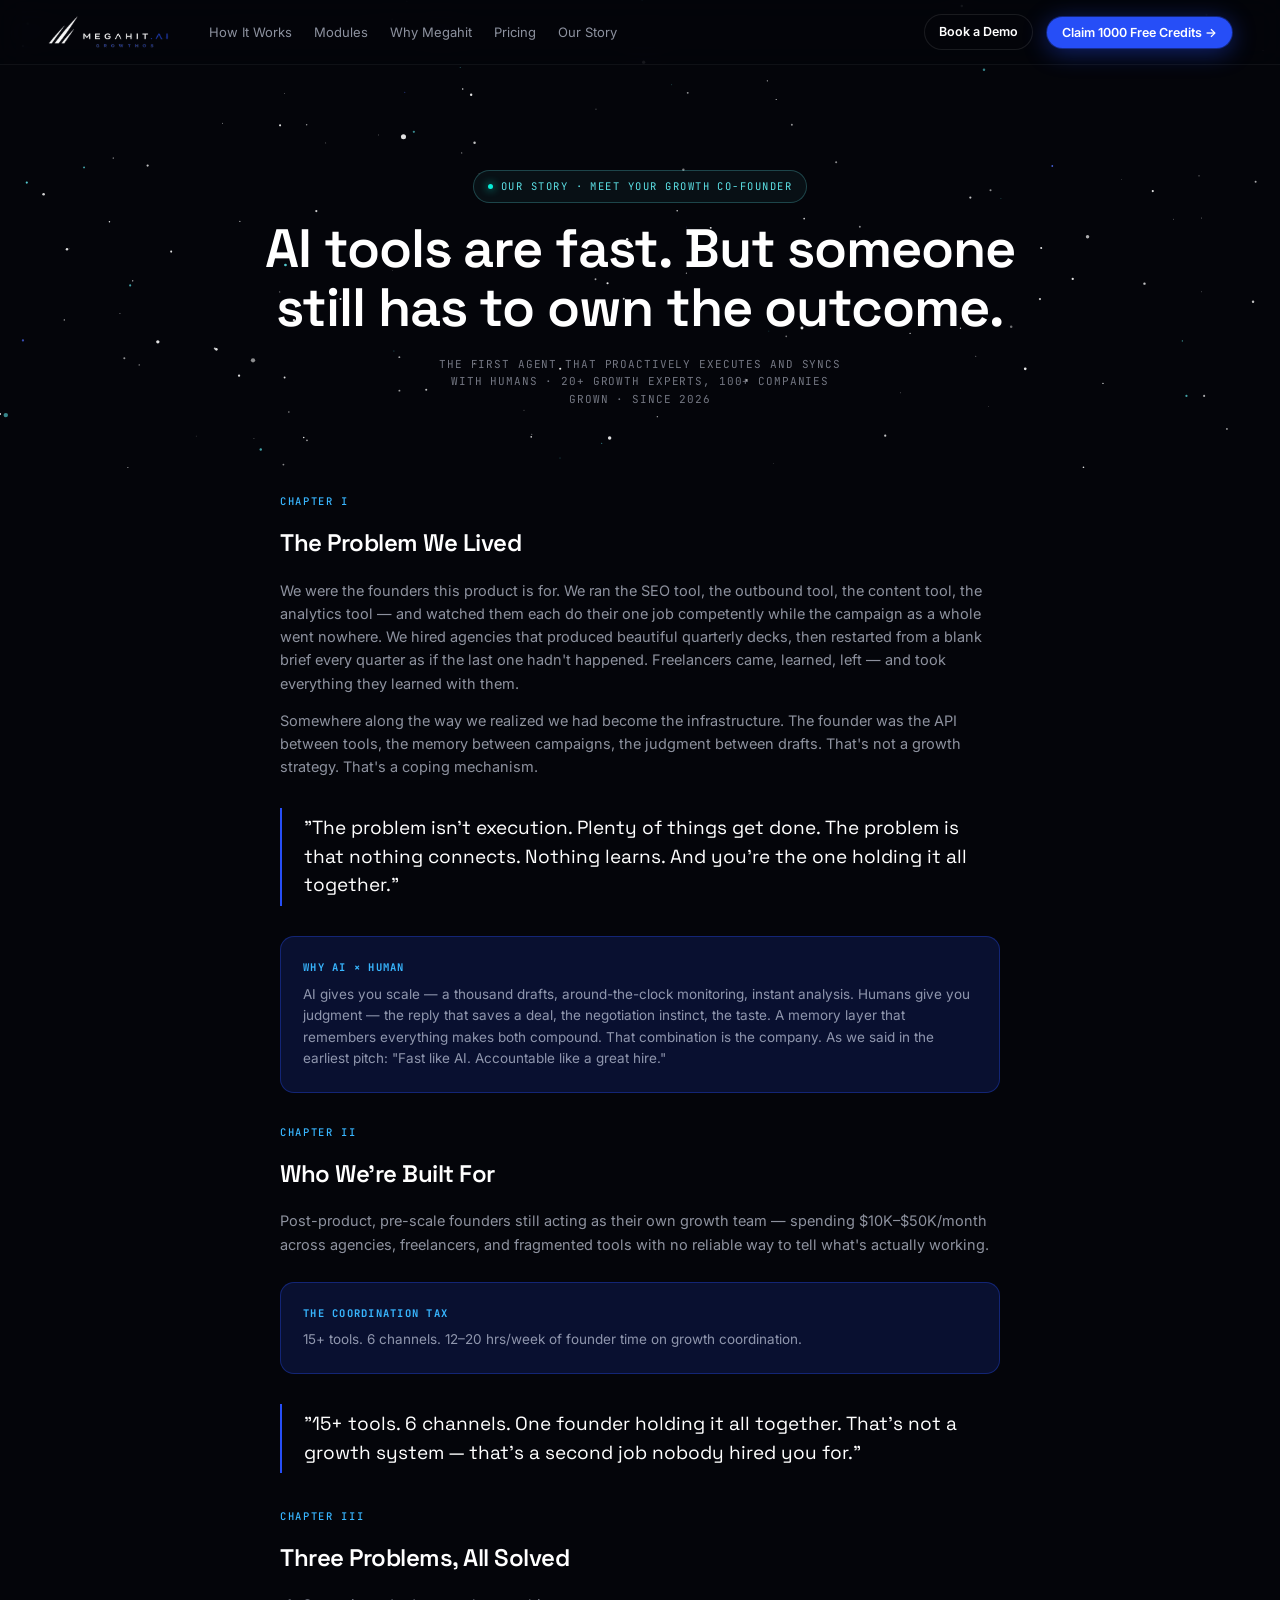
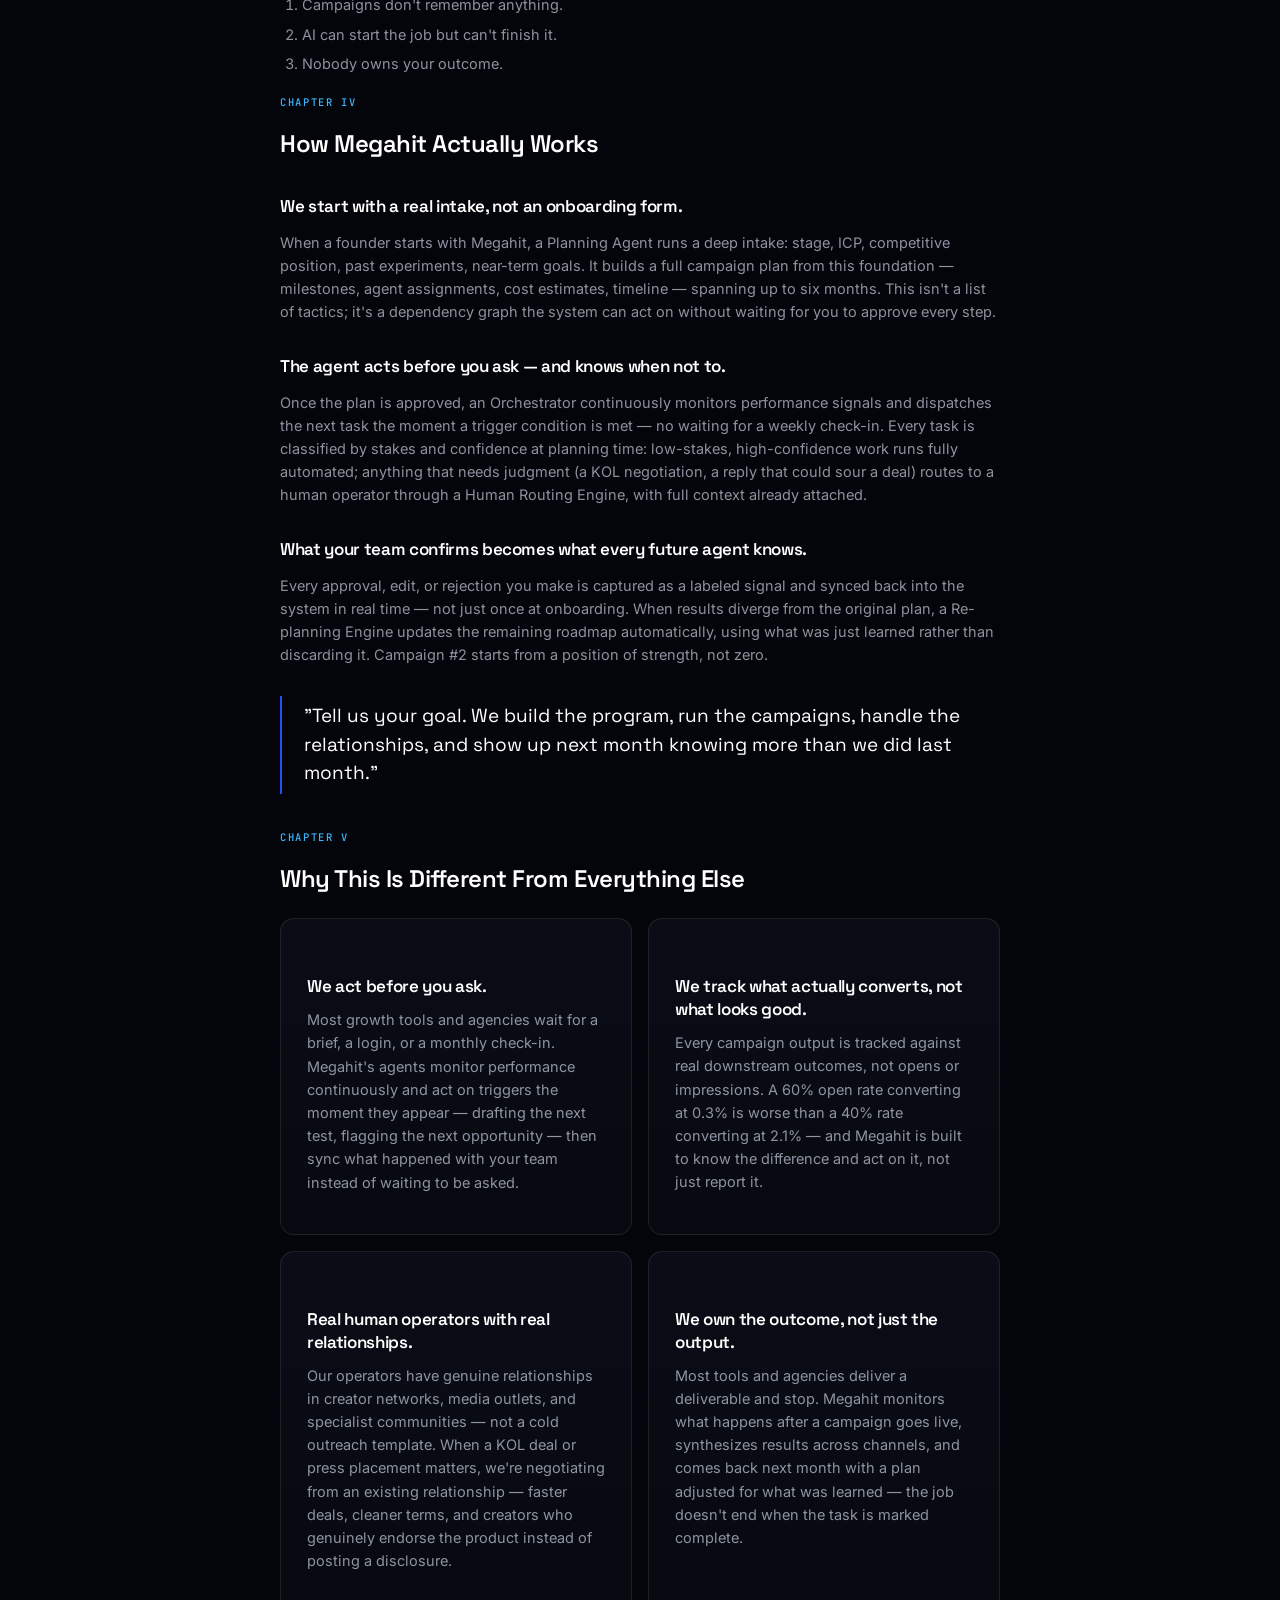
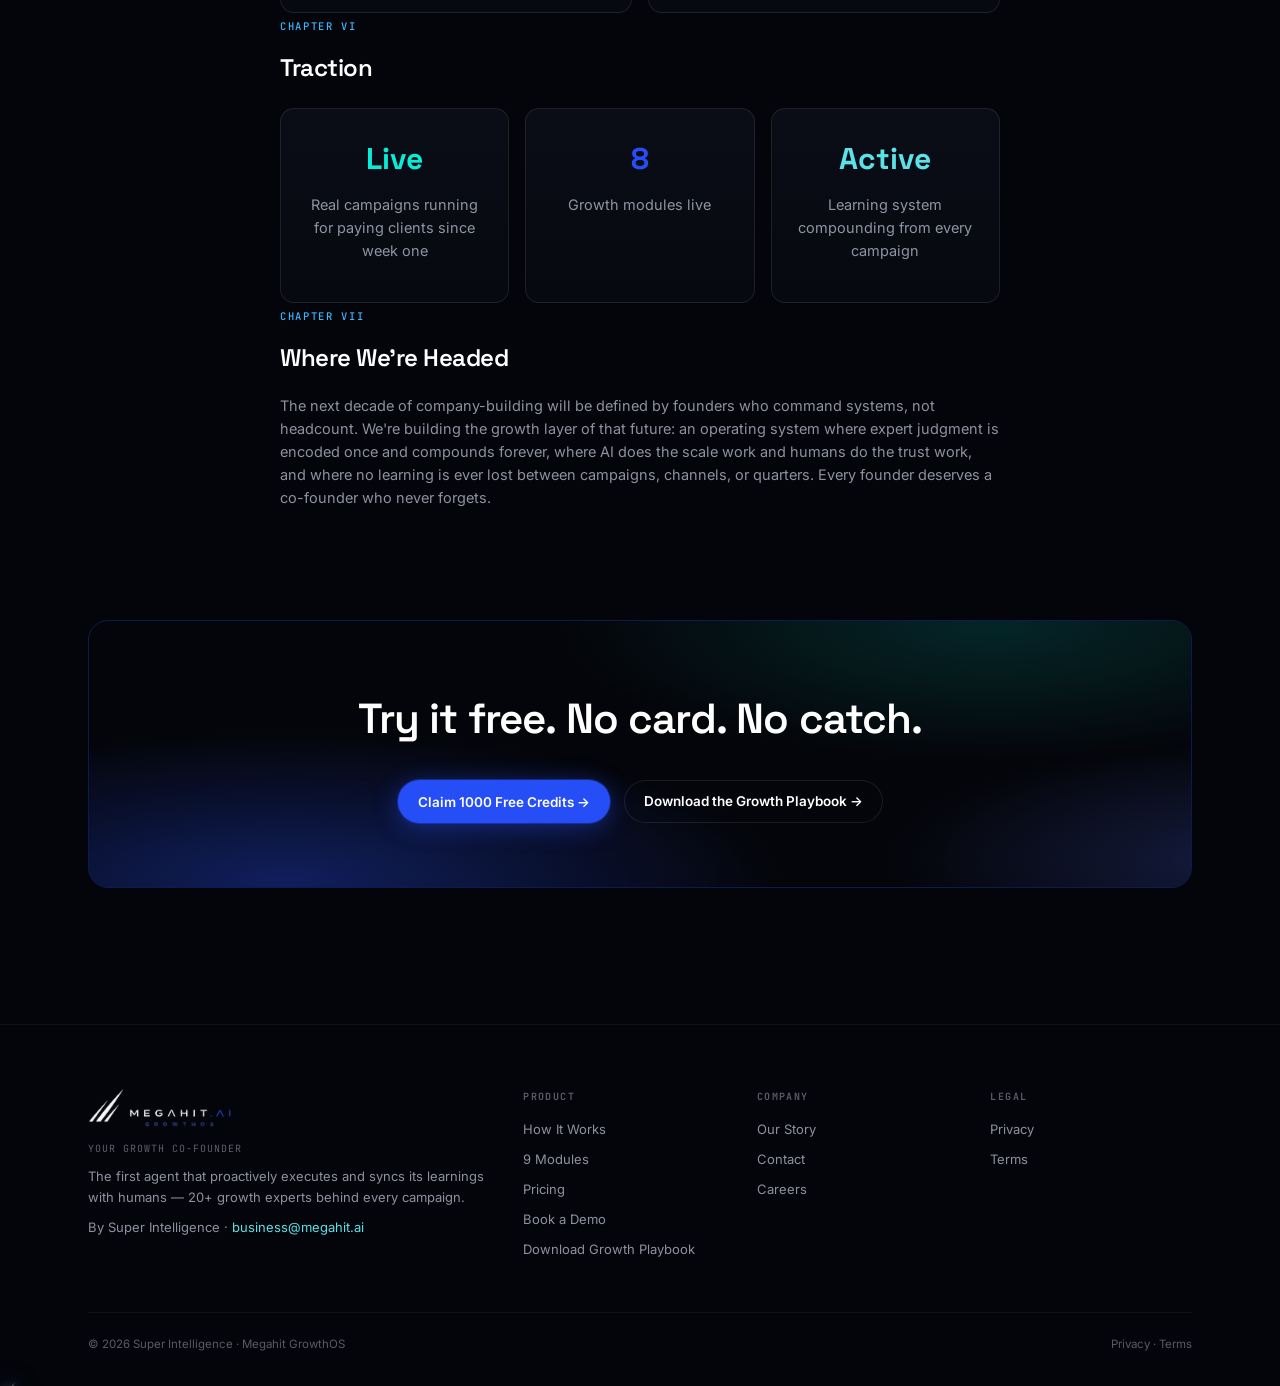
<file: about.html>
<!DOCTYPE html>
<html lang="en">
<head>
<title>Our Story — Megahit GrowthOS</title>
<meta name="description" content="How Megahit became the first agent that proactively executes and syncs its learnings with humans.">
<meta charset="UTF-8">
<!-- Google tag (gtag.js) -->
<script async src="https://www.googletagmanager.com/gtag/js?id=G-FRR3PME1TR"></script>
<script>
  window.dataLayer = window.dataLayer || [];
  function gtag(){dataLayer.push(arguments);}
  gtag('js', new Date());

  gtag('config', 'G-FRR3PME1TR');
</script>
<meta name="viewport" content="width=device-width, initial-scale=1.0">
<link rel="preconnect" href="https://fonts.googleapis.com">
<link href="https://fonts.googleapis.com/css2?family=Space+Grotesk:wght@400;500;600;700&family=Inter:wght@400;500;600&family=JetBrains+Mono:wght@400;500&display=swap" rel="stylesheet">
<link rel="stylesheet" href="assets/style.css">
</head>
<body>
<nav class="site-nav">
  <div class="nav-inner">
    <a href="/" class="nav-logo"><span data-logo="full" data-h="32"></span></a>
    <div class="nav-links">
      <a href="/#how">How It Works</a>
      <a href="/#modules">Modules</a>
      <a href="/#advantages">Why Megahit</a>
      <a href="/pricing">Pricing</a>
      <a href="/about">Our Story</a>
    </div>
    <div class="nav-actions">
      <a class="btn btn-ghost btn-sm" href="/demo">Book a Demo</a>
      <button class="btn btn-primary btn-sm" data-gate="A">Claim 1000 Free Credits →</button>
    </div>
    <button class="nav-toggle" aria-label="Menu">☰</button>
  </div>
</nav>
<header class="page-hero">
  <canvas id="stars"></canvas>
  <div class="wrap" style="position:relative;z-index:2">
    <span class="eyebrow"><span class="pulse-dot"></span>Our Story · Meet Your Growth Co-Founder</span>
    <h1>AI tools are fast. But someone<br>still has to own the outcome.</h1>
    <p class="subhead" style="font-family:'JetBrains Mono';font-size:11px;letter-spacing:.08em;text-transform:uppercase;color:rgba(226,232,250,.5)">The first agent that proactively executes and syncs with humans · 20+ growth experts, 100+ companies grown · Since 2026</p>
  </div>
</header>
<div class="wrap prose section" style="padding-top:20px">
  <div class="reveal"><span class="kicker">Chapter I</span>
  <h2 style="margin-top:12px">The Problem We Lived</h2>
  <p>We were the founders this product is for. We ran the SEO tool, the outbound tool, the content tool, the analytics tool — and watched them each do their one job competently while the campaign as a whole went nowhere. We hired agencies that produced beautiful quarterly decks, then restarted from a blank brief every quarter as if the last one hadn't happened. Freelancers came, learned, left — and took everything they learned with them.</p>
  <p>Somewhere along the way we realized we had become the infrastructure. The founder was the API between tools, the memory between campaigns, the judgment between drafts. That's not a growth strategy. That's a coping mechanism.</p>
  <div class="pull-quote">"The problem isn't execution. Plenty of things get done. The problem is that nothing connects. Nothing learns. And you're the one holding it all together."</div>
  <div class="callout"><h4>Why AI × Human</h4><p>AI gives you scale — a thousand drafts, around-the-clock monitoring, instant analysis. Humans give you judgment — the reply that saves a deal, the negotiation instinct, the taste. A memory layer that remembers everything makes both compound. That combination is the company. As we said in the earliest pitch: "Fast like AI. Accountable like a great hire."</p></div></div>

  <div class="reveal"><span class="kicker">Chapter II</span>
  <h2 style="margin-top:12px">Who We're Built For</h2>
  <p>Post-product, pre-scale founders still acting as their own growth team — spending $10K–$50K/month across agencies, freelancers, and fragmented tools with no reliable way to tell what's actually working.</p>
  <div class="callout"><h4>The Coordination Tax</h4><p>15+ tools. 6 channels. 12–20 hrs/week of founder time on growth coordination.</p></div>
  <div class="pull-quote">"15+ tools. 6 channels. One founder holding it all together. That's not a growth system — that's a second job nobody hired you for."</div></div>

  <div class="reveal"><span class="kicker">Chapter III</span>
  <h2 style="margin-top:12px">Three Problems, All Solved</h2>
  <ol>
    <li>Campaigns don't remember anything.</li>
    <li>AI can start the job but can't finish it.</li>
    <li>Nobody owns your outcome.</li>
  </ol></div>

  <div class="reveal"><span class="kicker">Chapter IV</span>
  <h2 style="margin-top:12px">How Megahit Actually Works</h2>
  <h3>We start with a real intake, not an onboarding form.</h3>
  <p>When a founder starts with Megahit, a Planning Agent runs a deep intake: stage, ICP, competitive position, past experiments, near-term goals. It builds a full campaign plan from this foundation — milestones, agent assignments, cost estimates, timeline — spanning up to six months. This isn't a list of tactics; it's a dependency graph the system can act on without waiting for you to approve every step.</p>
  <h3>The agent acts before you ask — and knows when not to.</h3>
  <p>Once the plan is approved, an Orchestrator continuously monitors performance signals and dispatches the next task the moment a trigger condition is met — no waiting for a weekly check-in. Every task is classified by stakes and confidence at planning time: low-stakes, high-confidence work runs fully automated; anything that needs judgment (a KOL negotiation, a reply that could sour a deal) routes to a human operator through a Human Routing Engine, with full context already attached.</p>
  <h3>What your team confirms becomes what every future agent knows.</h3>
  <p>Every approval, edit, or rejection you make is captured as a labeled signal and synced back into the system in real time — not just once at onboarding. When results diverge from the original plan, a Re-planning Engine updates the remaining roadmap automatically, using what was just learned rather than discarding it. Campaign #2 starts from a position of strength, not zero.</p>
  <div class="pull-quote">"Tell us your goal. We build the program, run the campaigns, handle the relationships, and show up next month knowing more than we did last month."</div></div>

  <div class="reveal"><span class="kicker">Chapter V</span>
  <h2 style="margin-top:12px">Why This Is Different From Everything Else</h2>
  <div class="grid-2" style="margin-top:20px">
    <div class="card"><h3>We act before you ask.</h3><p>Most growth tools and agencies wait for a brief, a login, or a monthly check-in. Megahit's agents monitor performance continuously and act on triggers the moment they appear — drafting the next test, flagging the next opportunity — then sync what happened with your team instead of waiting to be asked.</p></div>
    <div class="card"><h3>We track what actually converts, not what looks good.</h3><p>Every campaign output is tracked against real downstream outcomes, not opens or impressions. A 60% open rate converting at 0.3% is worse than a 40% rate converting at 2.1% — and Megahit is built to know the difference and act on it, not just report it.</p></div>
    <div class="card"><h3>Real human operators with real relationships.</h3><p>Our operators have genuine relationships in creator networks, media outlets, and specialist communities — not a cold outreach template. When a KOL deal or press placement matters, we're negotiating from an existing relationship — faster deals, cleaner terms, and creators who genuinely endorse the product instead of posting a disclosure.</p></div>
    <div class="card"><h3>We own the outcome, not just the output.</h3><p>Most tools and agencies deliver a deliverable and stop. Megahit monitors what happens after a campaign goes live, synthesizes results across channels, and comes back next month with a plan adjusted for what was learned — the job doesn't end when the task is marked complete.</p></div>
  </div></div>

  <div class="reveal"><span class="kicker">Chapter VI</span>
  <h2 style="margin-top:12px">Traction</h2>
  <div class="grid-3" style="margin-top:20px">
    <div class="card" style="text-align:center"><b style="font-family:'Space Grotesk';font-size:30px;color:#07edd8">Live</b><p>Real campaigns running for paying clients since week one</p></div>
    <div class="card" style="text-align:center"><b style="font-family:'Space Grotesk';font-size:30px;color:#264ef7"><span data-count="9"></span></b><p>Growth modules live</p></div>
    <div class="card" style="text-align:center"><b style="font-family:'Space Grotesk';font-size:30px;color:#5ce1e6">Active</b><p>Learning system compounding from every campaign</p></div>
  </div></div>

  <div class="reveal"><span class="kicker">Chapter VII</span>
  <h2 style="margin-top:12px">Where We're Headed</h2>
  <p>The next decade of company-building will be defined by founders who command systems, not headcount. We're building the growth layer of that future: an operating system where expert judgment is encoded once and compounds forever, where AI does the scale work and humans do the trust work, and where no learning is ever lost between campaigns, channels, or quarters. Every founder deserves a co-founder who never forgets.</p></div>
</div>
<section class="section" style="padding-top:0">
  <div class="wrap reveal"><div class="cta-band"><div class="glow"></div>
    <h2 style="position:relative">Try it free. No card. No catch.</h2>
    <div class="row">
      <button class="btn btn-primary" data-gate="A">Claim 1000 Free Credits →</button>
      <a class="btn btn-ghost" href="#" data-gate="B">Download the Growth Playbook →</a>
    </div>
  </div></div>
</section>
<footer class="site-footer">
  <div class="wrap">
    <div class="footer-grid">
      <div>
        <span data-logo="full" data-h="38"></span>
        <p style="margin-top:14px;font-family:'JetBrains Mono';font-size:10px;letter-spacing:.1em;text-transform:uppercase;color:rgba(226,232,250,.4)">Your Growth Co-Founder</p>
        <p>The first agent that proactively executes and syncs its learnings with humans — 20+ growth experts behind every campaign.</p>
        <p>By Super Intelligence · <a href="mailto:business@megahit.ai" style="display:inline;color:#5ce1e6">business@megahit.ai</a></p>
      </div>
      <div>
        <h4>Product</h4>
        <a href="/#how">How It Works</a>
        <a href="/#modules">9 Modules</a>
        <a href="/pricing">Pricing</a>
        <a href="/demo">Book a Demo</a>
        <a href="#" data-gate="B">Download Growth Playbook</a>
      </div>
      <div>
        <h4>Company</h4>
        <a href="/about">Our Story</a>
        <a href="/contact">Contact</a>
        <a href="/careers">Careers</a>
      </div>
      <div>
        <h4>Legal</h4>
        <a href="/privacy">Privacy</a>
        <a href="/terms">Terms</a>
      </div>
    </div>
    <div class="footer-bottom">
      <span>© 2026 Super Intelligence · Megahit GrowthOS</span>
      <span><a href="/privacy">Privacy</a> · <a href="/terms">Terms</a></span>
    </div>
  </div>
</footer>
<script src="assets/site.js"></script>
</body></html>
</file>
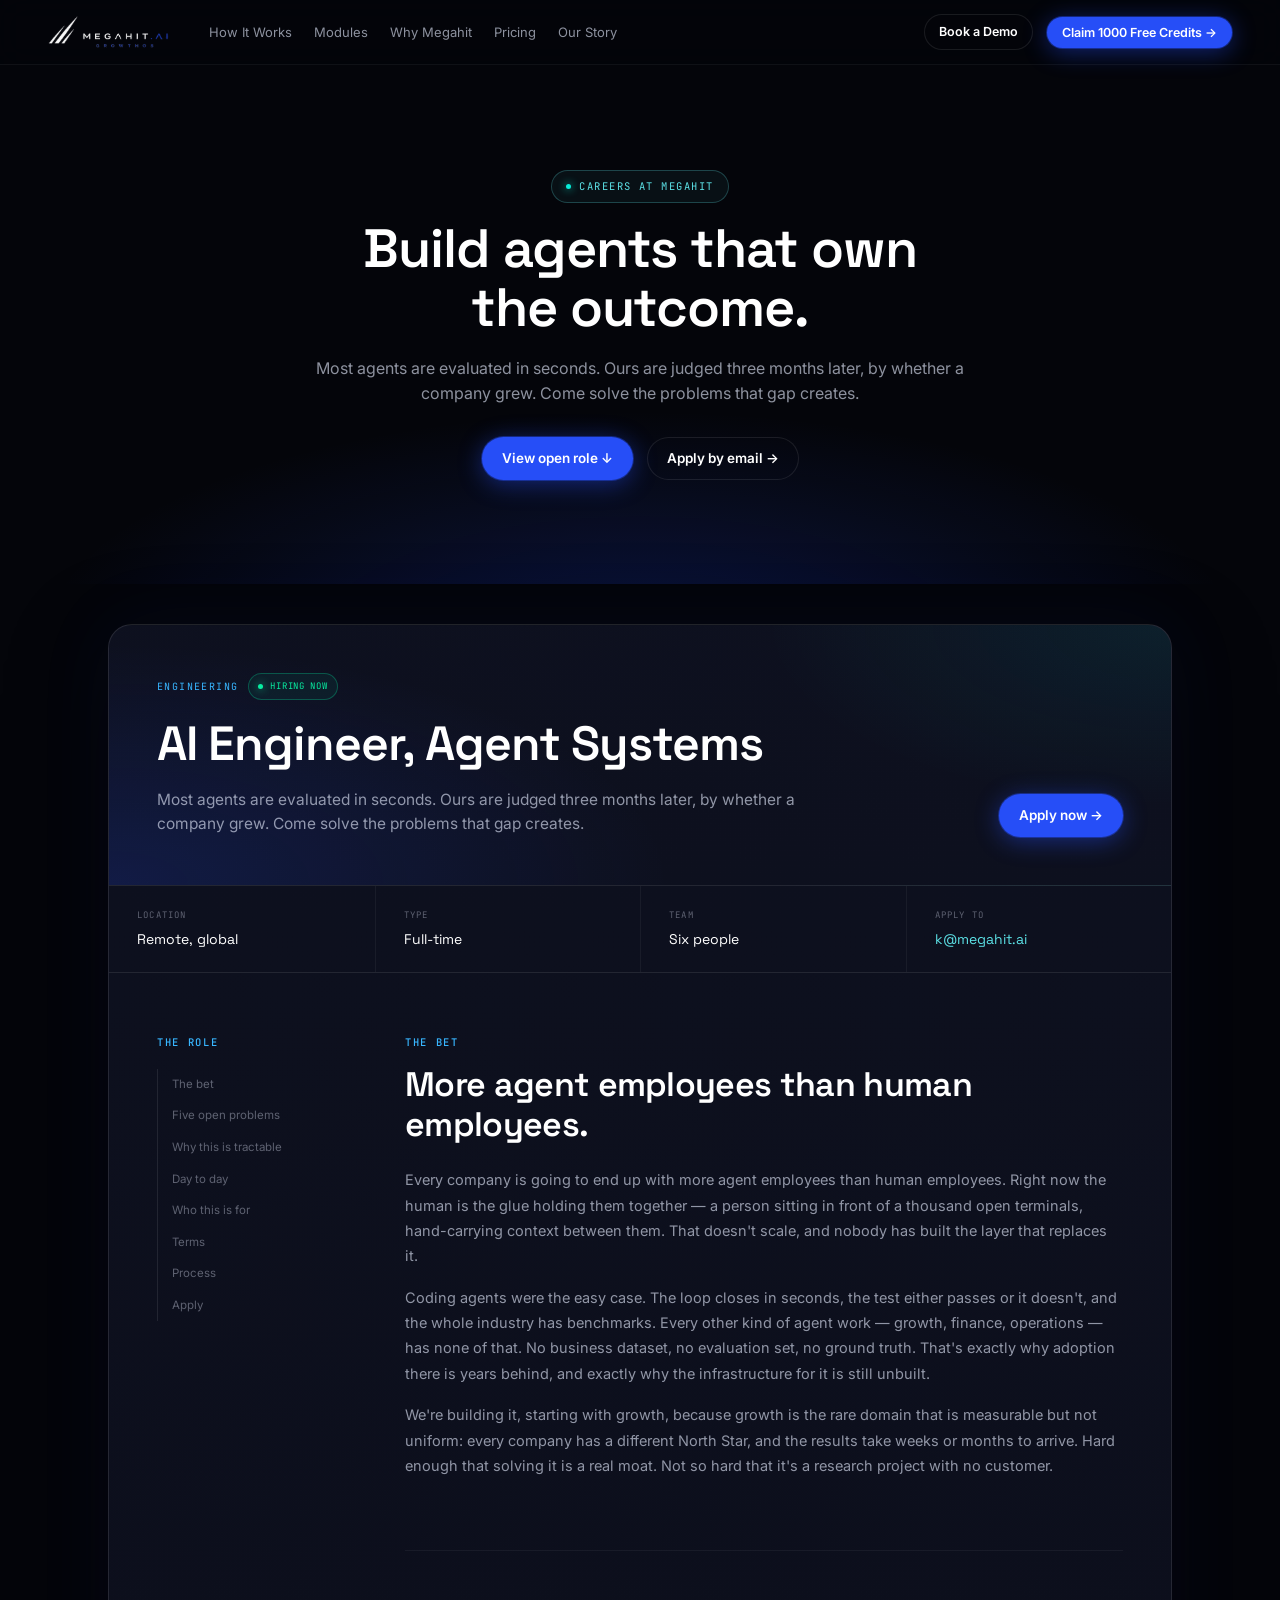
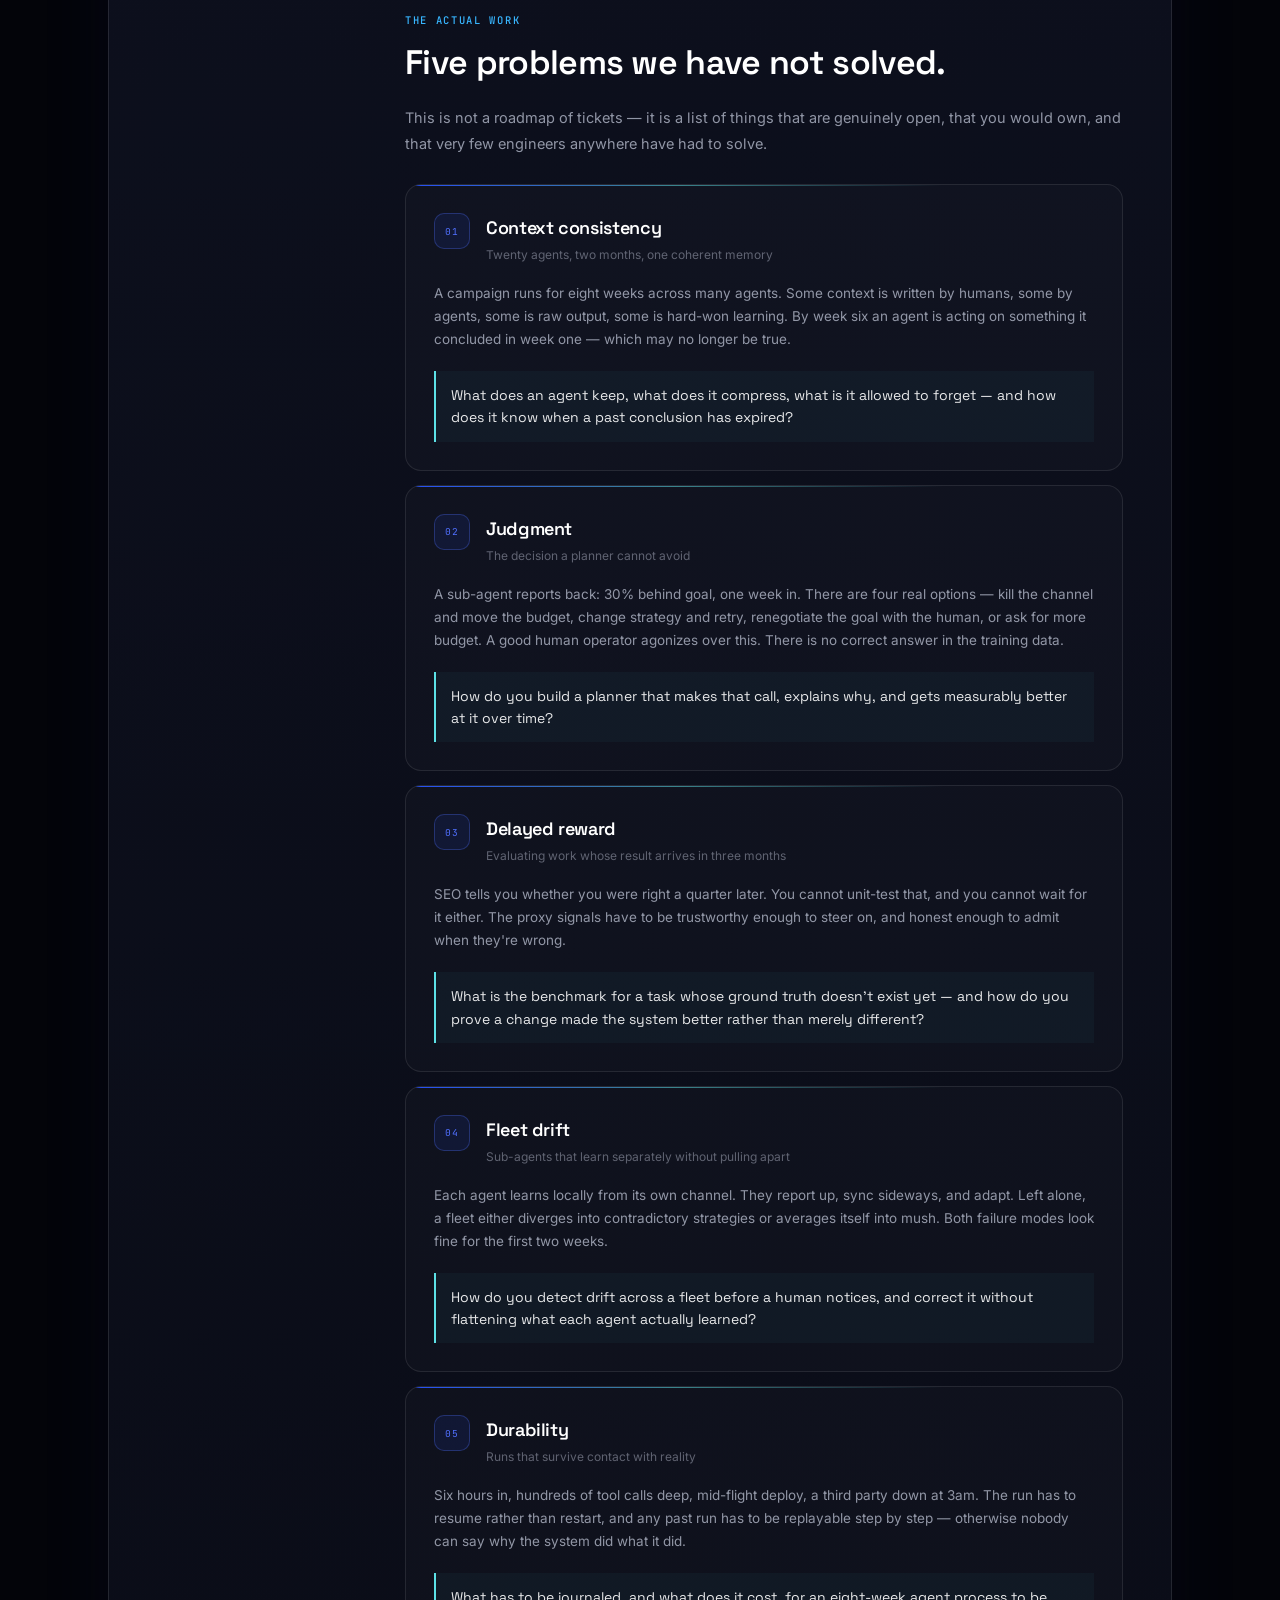
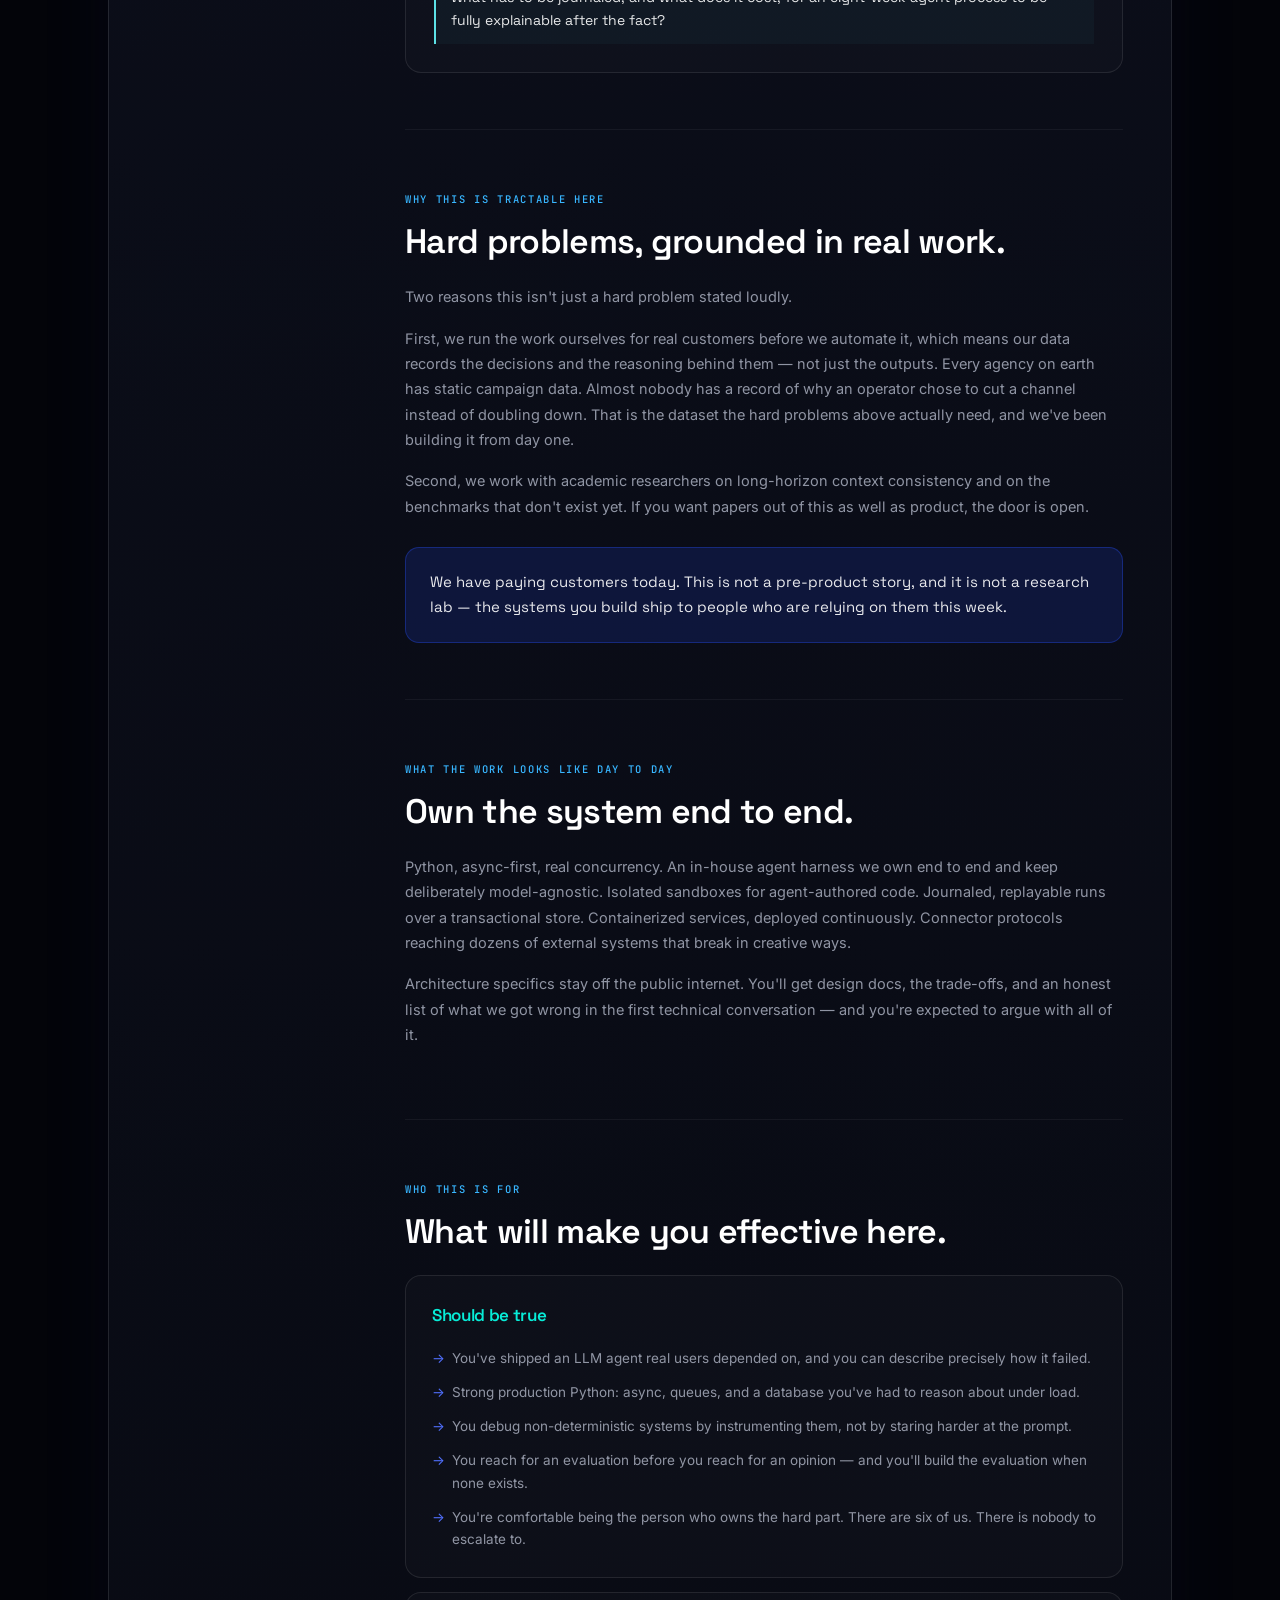
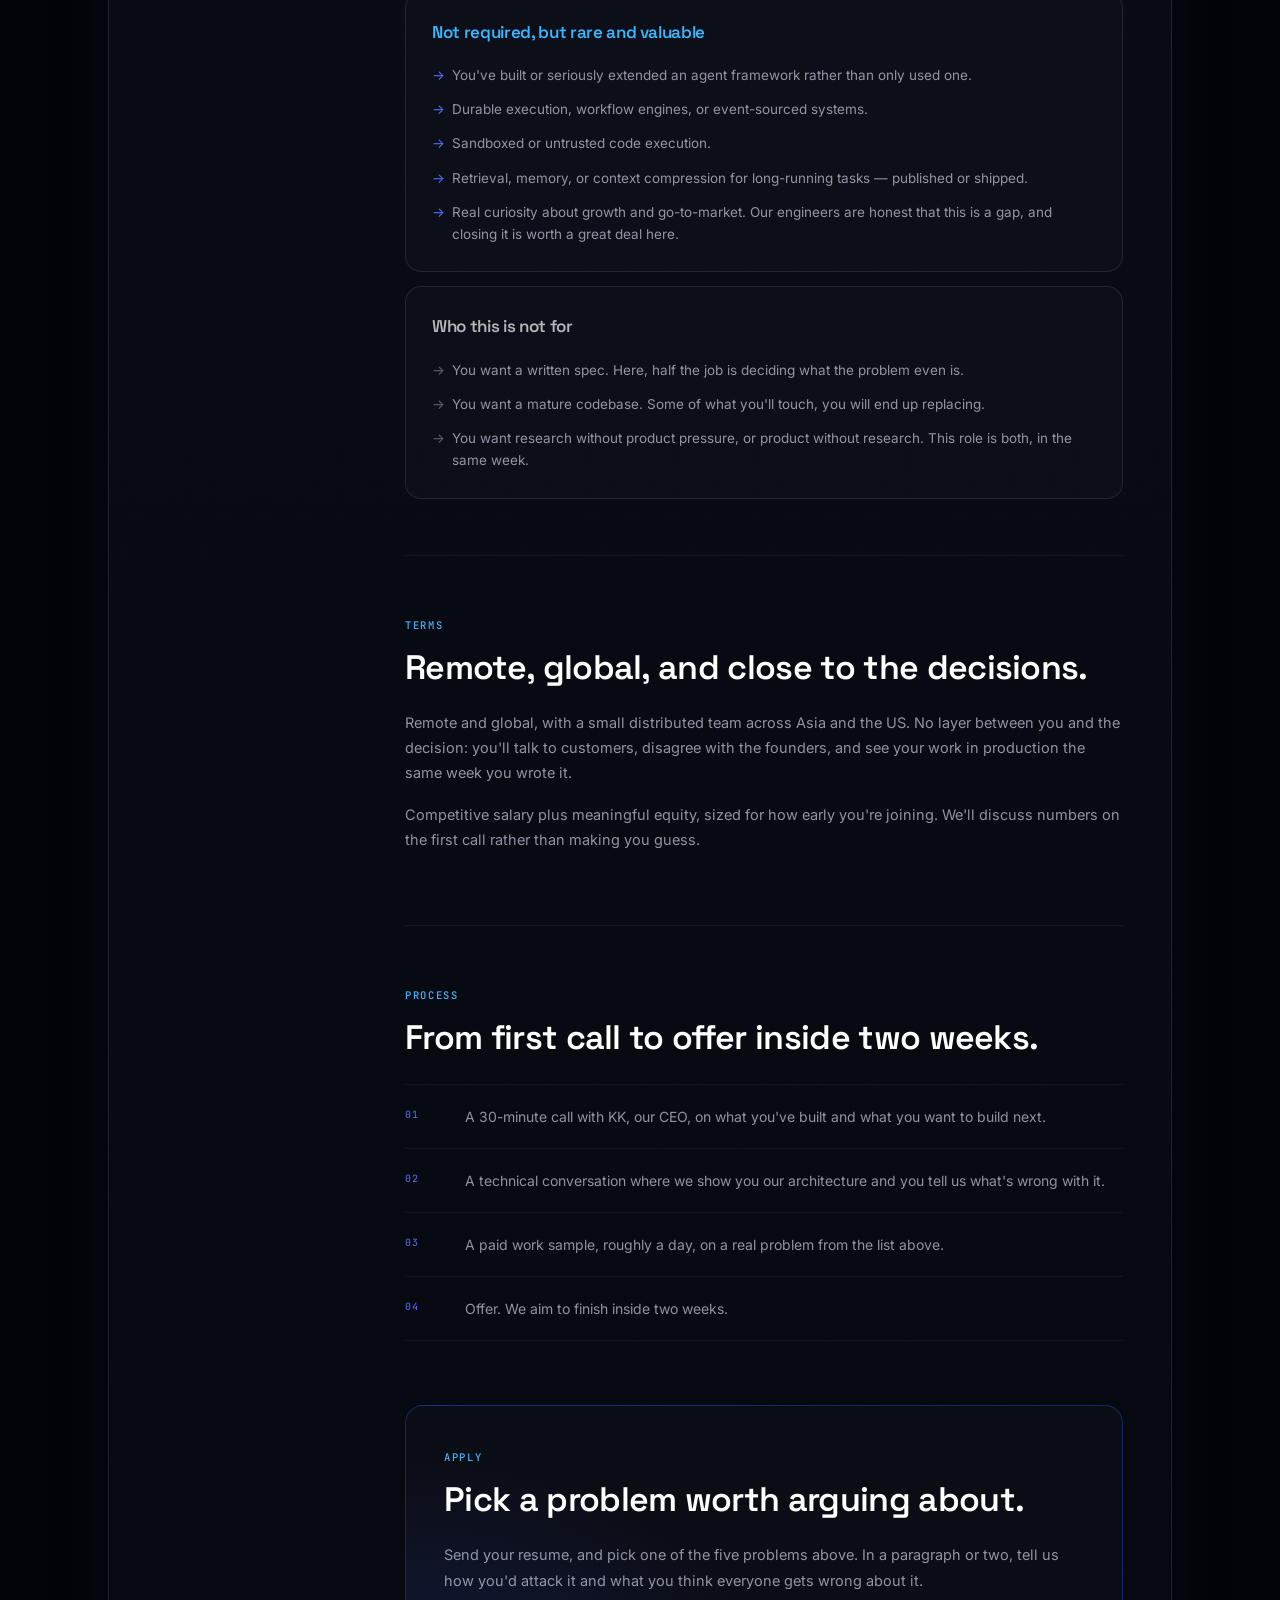
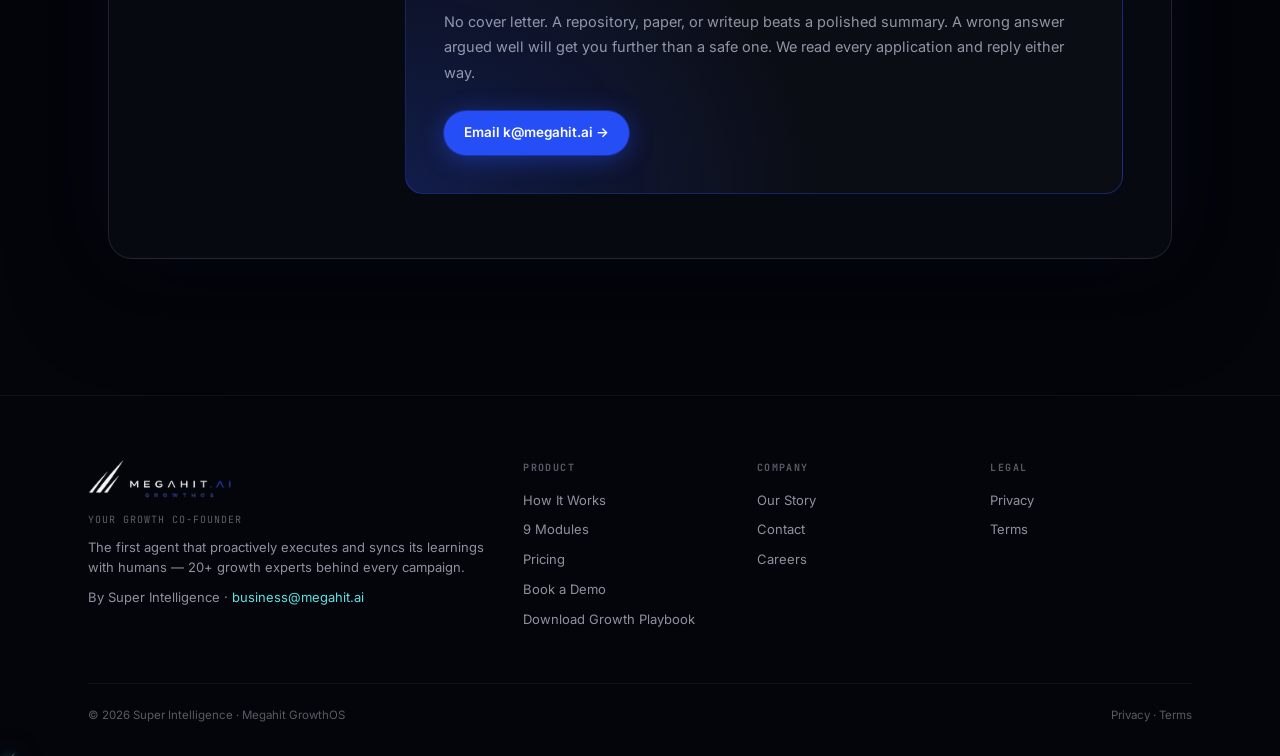
<file: careers.html>
<!DOCTYPE html>
<html lang="en">
<head>
<title>Careers — Megahit GrowthOS</title>
<meta name="description" content="Join Megahit to build long-horizon agent systems that own real business outcomes. Explore our open AI Engineer, Agent Systems role.">
<meta charset="UTF-8">
<!-- Google tag (gtag.js) -->
<script async src="https://www.googletagmanager.com/gtag/js?id=G-FRR3PME1TR"></script>
<script>
  window.dataLayer = window.dataLayer || [];
  function gtag(){dataLayer.push(arguments);}
  gtag('js', new Date());

  gtag('config', 'G-FRR3PME1TR');
</script>
<meta name="viewport" content="width=device-width, initial-scale=1.0">
<link rel="preconnect" href="https://fonts.googleapis.com">
<link href="https://fonts.googleapis.com/css2?family=Space+Grotesk:wght@400;500;600;700&amp;family=Inter:wght@400;500;600&amp;family=JetBrains+Mono:wght@400;500&amp;display=swap" rel="stylesheet">
<link rel="stylesheet" href="assets/style.css">
</head>
<body>
<nav class="site-nav">
  <div class="nav-inner">
    <a href="/" class="nav-logo"><span data-logo="full" data-h="32"></span></a>
    <div class="nav-links">
      <a href="/#how">How It Works</a>
      <a href="/#modules">Modules</a>
      <a href="/#advantages">Why Megahit</a>
      <a href="/pricing">Pricing</a>
      <a href="/about">Our Story</a>
    </div>
    <div class="nav-actions">
      <a class="btn btn-ghost btn-sm" href="/demo">Book a Demo</a>
      <button class="btn btn-primary btn-sm" data-gate="A">Claim 1000 Free Credits →</button>
    </div>
    <button class="nav-toggle" aria-label="Menu">☰</button>
  </div>
</nav>

<header class="page-hero careers-hero">
  <canvas id="stars"></canvas>
  <div class="wrap">
    <span class="eyebrow"><span class="pulse-dot"></span>Careers at Megahit</span>
    <h1>Build agents that own<br>the outcome.</h1>
    <p class="subhead">Most agents are evaluated in seconds. Ours are judged three months later, by whether a company grew. Come solve the problems that gap creates.</p>
    <div class="hero-ctas">
      <a class="btn btn-primary" href="#open-role">View open role ↓</a>
      <a class="btn btn-ghost" href="mailto:k@megahit.ai?subject=AI%20Engineer%2C%20Agent%20Systems">Apply by email →</a>
    </div>
  </div>
</header>

<main>
  <section class="section careers-section" id="open-role">
    <div class="wrap careers-wrap">
      <article class="job-shell">
        <header class="job-heading reveal">
          <div class="job-heading-copy">
            <div class="job-status">
              <span>Engineering</span>
              <span class="hiring-badge"><i></i>Hiring now</span>
            </div>
            <h2>AI Engineer, Agent Systems</h2>
            <p class="job-lead">Most agents are evaluated in seconds. Ours are judged three months later, by whether a company grew. Come solve the problems that gap creates.</p>
          </div>
          <a class="btn btn-primary" href="mailto:k@megahit.ai?subject=AI%20Engineer%2C%20Agent%20Systems">Apply now →</a>
        </header>

        <dl class="job-meta-grid reveal">
          <div class="job-meta">
            <dt>Location</dt>
            <dd>Remote, global</dd>
          </div>
          <div class="job-meta">
            <dt>Type</dt>
            <dd>Full-time</dd>
          </div>
          <div class="job-meta">
            <dt>Team</dt>
            <dd>Six people</dd>
          </div>
          <div class="job-meta">
            <dt>Apply to</dt>
            <dd><a href="mailto:k@megahit.ai?subject=AI%20Engineer%2C%20Agent%20Systems">k@megahit.ai</a></dd>
          </div>
        </dl>

        <div class="job-layout">
          <aside class="job-toc" aria-label="Job description navigation">
            <div class="job-toc-inner">
              <span class="kicker">The role</span>
              <nav>
                <a href="#the-bet">The bet</a>
                <a href="#open-problems">Five open problems</a>
                <a href="#why-tractable">Why this is tractable</a>
                <a href="#day-to-day">Day to day</a>
                <a href="#who-this-is-for">Who this is for</a>
                <a href="#terms">Terms</a>
                <a href="#process">Process</a>
                <a href="#apply">Apply</a>
              </nav>
            </div>
          </aside>

          <div class="job-body">
            <section class="job-section reveal" id="the-bet">
              <span class="kicker">The bet</span>
              <h2>More agent employees than human employees.</h2>
              <p>Every company is going to end up with more agent employees than human employees. Right now the human is the glue holding them together — a person sitting in front of a thousand open terminals, hand-carrying context between them. That doesn't scale, and nobody has built the layer that replaces it.</p>
              <p>Coding agents were the easy case. The loop closes in seconds, the test either passes or it doesn't, and the whole industry has benchmarks. Every other kind of agent work — growth, finance, operations — has none of that. No business dataset, no evaluation set, no ground truth. That's exactly why adoption there is years behind, and exactly why the infrastructure for it is still unbuilt.</p>
              <p>We're building it, starting with growth, because growth is the rare domain that is measurable but not uniform: every company has a different North Star, and the results take weeks or months to arrive. Hard enough that solving it is a real moat. Not so hard that it's a research project with no customer.</p>
            </section>

            <section class="job-section reveal" id="open-problems">
              <span class="kicker">The actual work</span>
              <h2>Five problems we have not solved.</h2>
              <p class="section-intro">This is not a roadmap of tickets — it is a list of things that are genuinely open, that you would own, and that very few engineers anywhere have had to solve.</p>

              <div class="job-problems">
                <article class="job-problem">
                  <div class="job-problem-head">
                    <span class="job-problem-number">01</span>
                    <div>
                      <h3>Context consistency</h3>
                      <p class="job-problem-tagline">Twenty agents, two months, one coherent memory</p>
                    </div>
                  </div>
                  <p>A campaign runs for eight weeks across many agents. Some context is written by humans, some by agents, some is raw output, some is hard-won learning. By week six an agent is acting on something it concluded in week one — which may no longer be true.</p>
                  <p class="job-question">What does an agent keep, what does it compress, what is it allowed to forget — and how does it know when a past conclusion has expired?</p>
                </article>

                <article class="job-problem">
                  <div class="job-problem-head">
                    <span class="job-problem-number">02</span>
                    <div>
                      <h3>Judgment</h3>
                      <p class="job-problem-tagline">The decision a planner cannot avoid</p>
                    </div>
                  </div>
                  <p>A sub-agent reports back: 30% behind goal, one week in. There are four real options — kill the channel and move the budget, change strategy and retry, renegotiate the goal with the human, or ask for more budget. A good human operator agonizes over this. There is no correct answer in the training data.</p>
                  <p class="job-question">How do you build a planner that makes that call, explains why, and gets measurably better at it over time?</p>
                </article>

                <article class="job-problem">
                  <div class="job-problem-head">
                    <span class="job-problem-number">03</span>
                    <div>
                      <h3>Delayed reward</h3>
                      <p class="job-problem-tagline">Evaluating work whose result arrives in three months</p>
                    </div>
                  </div>
                  <p>SEO tells you whether you were right a quarter later. You cannot unit-test that, and you cannot wait for it either. The proxy signals have to be trustworthy enough to steer on, and honest enough to admit when they're wrong.</p>
                  <p class="job-question">What is the benchmark for a task whose ground truth doesn't exist yet — and how do you prove a change made the system better rather than merely different?</p>
                </article>

                <article class="job-problem">
                  <div class="job-problem-head">
                    <span class="job-problem-number">04</span>
                    <div>
                      <h3>Fleet drift</h3>
                      <p class="job-problem-tagline">Sub-agents that learn separately without pulling apart</p>
                    </div>
                  </div>
                  <p>Each agent learns locally from its own channel. They report up, sync sideways, and adapt. Left alone, a fleet either diverges into contradictory strategies or averages itself into mush. Both failure modes look fine for the first two weeks.</p>
                  <p class="job-question">How do you detect drift across a fleet before a human notices, and correct it without flattening what each agent actually learned?</p>
                </article>

                <article class="job-problem">
                  <div class="job-problem-head">
                    <span class="job-problem-number">05</span>
                    <div>
                      <h3>Durability</h3>
                      <p class="job-problem-tagline">Runs that survive contact with reality</p>
                    </div>
                  </div>
                  <p>Six hours in, hundreds of tool calls deep, mid-flight deploy, a third party down at 3am. The run has to resume rather than restart, and any past run has to be replayable step by step — otherwise nobody can say why the system did what it did.</p>
                  <p class="job-question">What has to be journaled, and what does it cost, for an eight-week agent process to be fully explainable after the fact?</p>
                </article>
              </div>
            </section>

            <section class="job-section reveal" id="why-tractable">
              <span class="kicker">Why this is tractable here</span>
              <h2>Hard problems, grounded in real work.</h2>
              <p>Two reasons this isn't just a hard problem stated loudly.</p>
              <p>First, we run the work ourselves for real customers before we automate it, which means our data records the decisions and the reasoning behind them — not just the outputs. Every agency on earth has static campaign data. Almost nobody has a record of why an operator chose to cut a channel instead of doubling down. That is the dataset the hard problems above actually need, and we've been building it from day one.</p>
              <p>Second, we work with academic researchers on long-horizon context consistency and on the benchmarks that don't exist yet. If you want papers out of this as well as product, the door is open.</p>
              <div class="job-callout">We have paying customers today. This is not a pre-product story, and it is not a research lab — the systems you build ship to people who are relying on them this week.</div>
            </section>

            <section class="job-section reveal" id="day-to-day">
              <span class="kicker">What the work looks like day to day</span>
              <h2>Own the system end to end.</h2>
              <p>Python, async-first, real concurrency. An in-house agent harness we own end to end and keep deliberately model-agnostic. Isolated sandboxes for agent-authored code. Journaled, replayable runs over a transactional store. Containerized services, deployed continuously. Connector protocols reaching dozens of external systems that break in creative ways.</p>
              <p>Architecture specifics stay off the public internet. You'll get design docs, the trade-offs, and an honest list of what we got wrong in the first technical conversation — and you're expected to argue with all of it.</p>
            </section>

            <section class="job-section reveal" id="who-this-is-for">
              <span class="kicker">Who this is for</span>
              <h2>What will make you effective here.</h2>
              <div class="job-fit-grid">
                <div class="job-fit-card">
                  <h3>Should be true</h3>
                  <ul>
                    <li>You've shipped an LLM agent real users depended on, and you can describe precisely how it failed.</li>
                    <li>Strong production Python: async, queues, and a database you've had to reason about under load.</li>
                    <li>You debug non-deterministic systems by instrumenting them, not by staring harder at the prompt.</li>
                    <li>You reach for an evaluation before you reach for an opinion — and you'll build the evaluation when none exists.</li>
                    <li>You're comfortable being the person who owns the hard part. There are six of us. There is nobody to escalate to.</li>
                  </ul>
                </div>

                <div class="job-fit-card rare">
                  <h3>Not required, but rare and valuable</h3>
                  <ul>
                    <li>You've built or seriously extended an agent framework rather than only used one.</li>
                    <li>Durable execution, workflow engines, or event-sourced systems.</li>
                    <li>Sandboxed or untrusted code execution.</li>
                    <li>Retrieval, memory, or context compression for long-running tasks — published or shipped.</li>
                    <li>Real curiosity about growth and go-to-market. Our engineers are honest that this is a gap, and closing it is worth a great deal here.</li>
                  </ul>
                </div>

                <div class="job-fit-card not-for">
                  <h3>Who this is not for</h3>
                  <ul>
                    <li>You want a written spec. Here, half the job is deciding what the problem even is.</li>
                    <li>You want a mature codebase. Some of what you'll touch, you will end up replacing.</li>
                    <li>You want research without product pressure, or product without research. This role is both, in the same week.</li>
                  </ul>
                </div>
              </div>
            </section>

            <section class="job-section reveal" id="terms">
              <span class="kicker">Terms</span>
              <h2>Remote, global, and close to the decisions.</h2>
              <p>Remote and global, with a small distributed team across Asia and the US. No layer between you and the decision: you'll talk to customers, disagree with the founders, and see your work in production the same week you wrote it.</p>
              <p>Competitive salary plus meaningful equity, sized for how early you're joining. We'll discuss numbers on the first call rather than making you guess.</p>
            </section>

            <section class="job-section reveal" id="process">
              <span class="kicker">Process</span>
              <h2>From first call to offer inside two weeks.</h2>
              <ol class="hiring-process">
                <li><span>01</span><p>A 30-minute call with KK, our CEO, on what you've built and what you want to build next.</p></li>
                <li><span>02</span><p>A technical conversation where we show you our architecture and you tell us what's wrong with it.</p></li>
                <li><span>03</span><p>A paid work sample, roughly a day, on a real problem from the list above.</p></li>
                <li><span>04</span><p>Offer. We aim to finish inside two weeks.</p></li>
              </ol>
            </section>

            <section class="job-section job-apply reveal" id="apply">
              <span class="kicker">Apply</span>
              <h2>Pick a problem worth arguing about.</h2>
              <p>Send your resume, and pick one of the five problems above. In a paragraph or two, tell us how you'd attack it and what you think everyone gets wrong about it.</p>
              <p>No cover letter. A repository, paper, or writeup beats a polished summary. A wrong answer argued well will get you further than a safe one. We read every application and reply either way.</p>
              <a class="btn btn-primary" href="mailto:k@megahit.ai?subject=AI%20Engineer%2C%20Agent%20Systems">Email k@megahit.ai →</a>
            </section>
          </div>
        </div>
      </article>
    </div>
  </section>
</main>

<footer class="site-footer">
  <div class="wrap">
    <div class="footer-grid">
      <div>
        <span data-logo="full" data-h="38"></span>
        <p style="margin-top:14px;font-family:'JetBrains Mono';font-size:10px;letter-spacing:.1em;text-transform:uppercase;color:rgba(226,232,250,.4)">Your Growth Co-Founder</p>
        <p>The first agent that proactively executes and syncs its learnings with humans — 20+ growth experts behind every campaign.</p>
        <p>By Super Intelligence · <a href="mailto:business@megahit.ai" style="display:inline;color:#5ce1e6">business@megahit.ai</a></p>
      </div>
      <div>
        <h4>Product</h4>
        <a href="/#how">How It Works</a>
        <a href="/#modules">9 Modules</a>
        <a href="/pricing">Pricing</a>
        <a href="/demo">Book a Demo</a>
        <a href="#" data-gate="B">Download Growth Playbook</a>
      </div>
      <div>
        <h4>Company</h4>
        <a href="/about">Our Story</a>
        <a href="/contact">Contact</a>
        <a href="/careers">Careers</a>
      </div>
      <div>
        <h4>Legal</h4>
        <a href="/privacy">Privacy</a>
        <a href="/terms">Terms</a>
      </div>
    </div>
    <div class="footer-bottom">
      <span>© 2026 Super Intelligence · Megahit GrowthOS</span>
      <span><a href="/privacy">Privacy</a> · <a href="/terms">Terms</a></span>
    </div>
  </div>
</footer>
<script src="assets/site.js"></script>
</body>
</html>
</file>
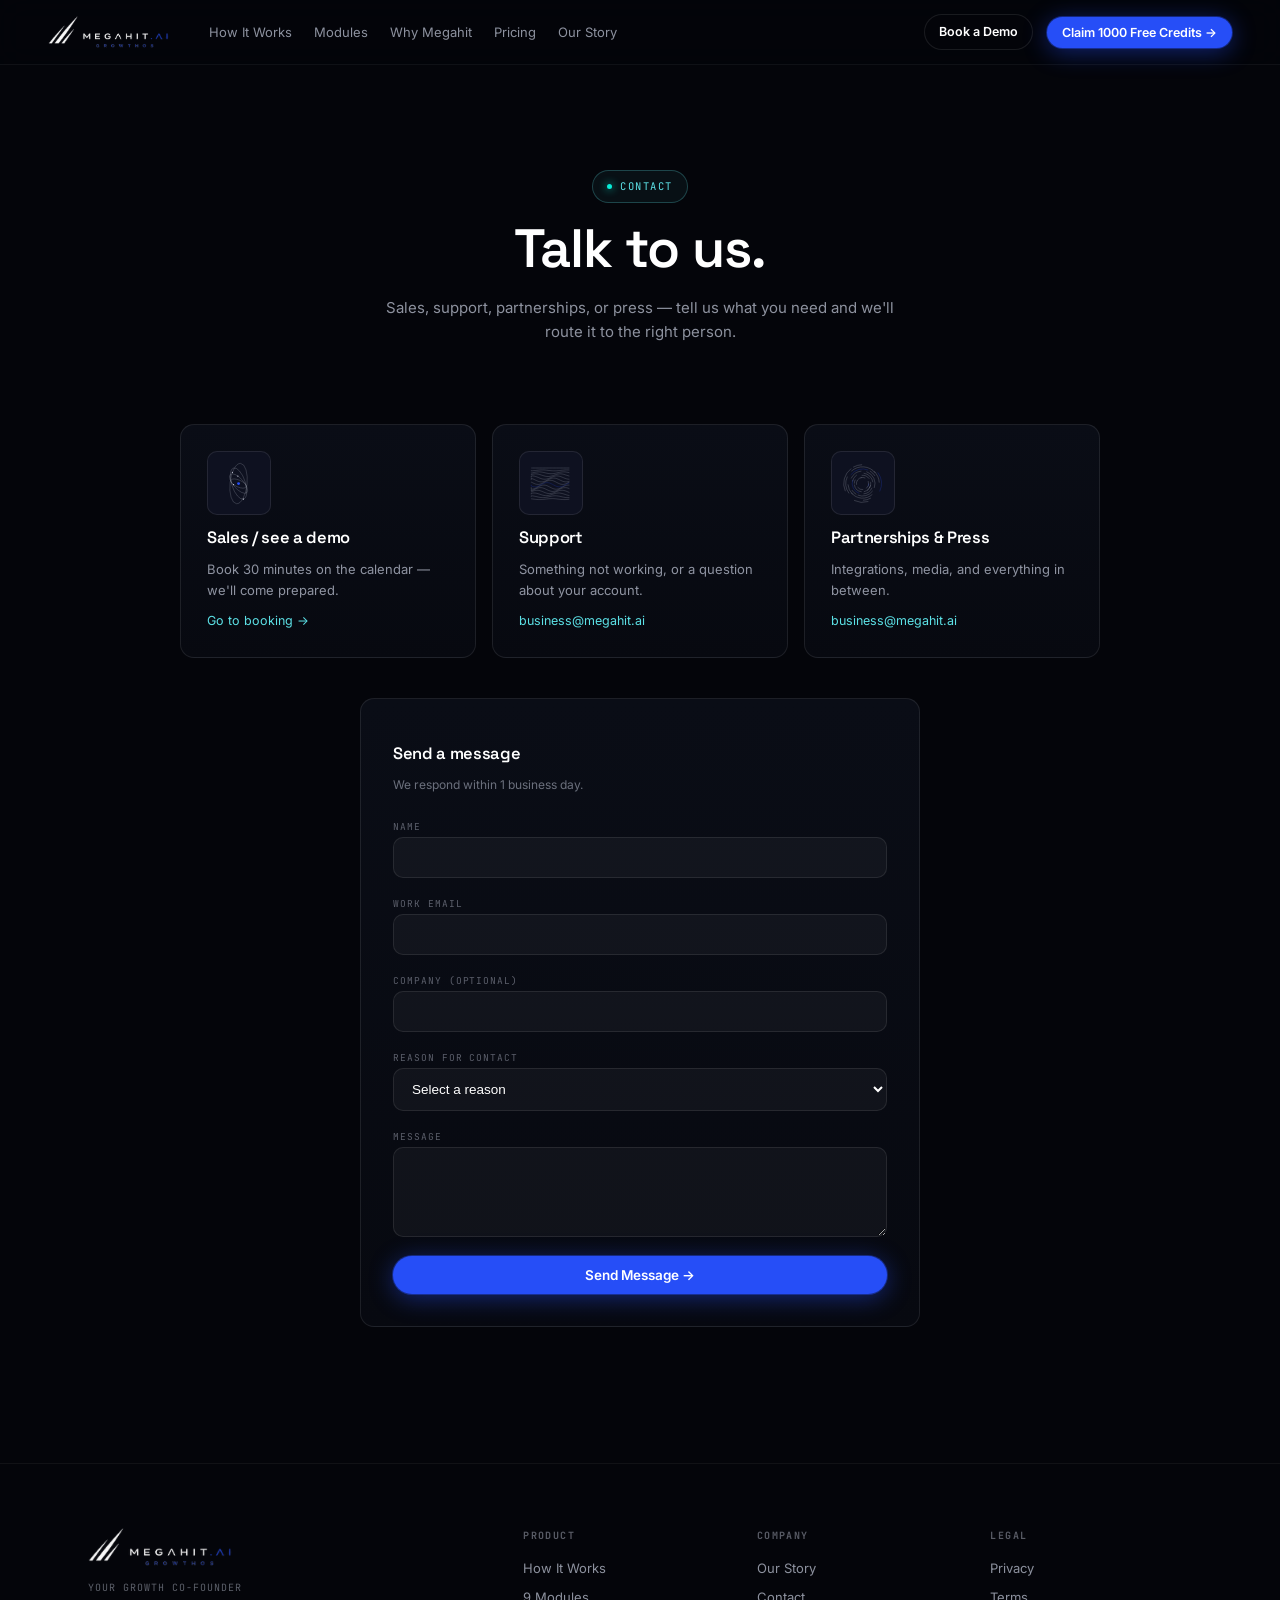
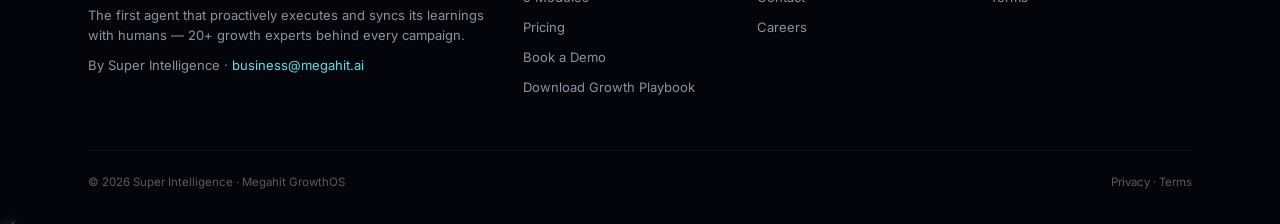
<file: contact.html>
<!DOCTYPE html>
<html lang="en">
<head>
<title>Contact — Megahit GrowthOS</title>
<meta name="description" content="Get in touch with the Megahit team — sales, support, partnerships, or press.">
<meta charset="UTF-8">
<!-- Google tag (gtag.js) -->
<script async src="https://www.googletagmanager.com/gtag/js?id=G-FRR3PME1TR"></script>
<script>
  window.dataLayer = window.dataLayer || [];
  function gtag(){dataLayer.push(arguments);}
  gtag('js', new Date());

  gtag('config', 'G-FRR3PME1TR');
</script>
<meta name="viewport" content="width=device-width, initial-scale=1.0">
<link rel="preconnect" href="https://fonts.googleapis.com">
<link href="https://fonts.googleapis.com/css2?family=Space+Grotesk:wght@400;500;600;700&family=Inter:wght@400;500;600&family=JetBrains+Mono:wght@400;500&display=swap" rel="stylesheet">
<link rel="stylesheet" href="assets/style.css">
</head>
<body>
<nav class="site-nav">
  <div class="nav-inner">
    <a href="/" class="nav-logo"><span data-logo="full" data-h="32"></span></a>
    <div class="nav-links">
      <a href="/#how">How It Works</a>
      <a href="/#modules">Modules</a>
      <a href="/#advantages">Why Megahit</a>
      <a href="/pricing">Pricing</a>
      <a href="/about">Our Story</a>
    </div>
    <div class="nav-actions">
      <a class="btn btn-ghost btn-sm" href="/demo">Book a Demo</a>
      <button class="btn btn-primary btn-sm" data-gate="A">Claim 1000 Free Credits →</button>
    </div>
    <button class="nav-toggle" aria-label="Menu">☰</button>
  </div>
</nav>
<header class="page-hero">
  <canvas id="stars"></canvas>
  <div class="wrap" style="position:relative;z-index:2">
    <span class="eyebrow"><span class="pulse-dot"></span>Contact</span>
    <h1>Talk to us.</h1>
    <p class="subhead">Sales, support, partnerships, or press — tell us what you need and we'll route it to the right person.</p>
  </div>
</header>
<section class="section" style="padding-top:20px">
  <div class="wrap">
    <div class="grid-3" style="max-width:920px;margin:0 auto 40px">
      <a class="card reveal" href="/demo"><div class="symbol-tile"><svg data-sym="orbits"></svg></div><h3>Sales / see a demo</h3><p>Book 30 minutes on the calendar — we'll come prepared.</p><p style="color:#5ce1e6;font-size:12.5px;margin-top:10px">Go to booking →</p></a>
      <a class="card reveal d1" href="mailto:business@megahit.ai"><div class="symbol-tile"><svg data-sym="waves"></svg></div><h3>Support</h3><p>Something not working, or a question about your account.</p><p style="color:#5ce1e6;font-size:12.5px;margin-top:10px">business@megahit.ai</p></a>
      <a class="card reveal d2" href="mailto:business@megahit.ai"><div class="symbol-tile"><svg data-sym="arcs"></svg></div><h3>Partnerships &amp; Press</h3><p>Integrations, media, and everything in between.</p><p style="color:#5ce1e6;font-size:12.5px;margin-top:10px">business@megahit.ai</p></a>
    </div>
    <div class="card reveal" style="max-width:560px;margin:0 auto;padding:32px">
      <h3 style="margin-bottom:4px">Send a message</h3>
      <p style="font-size:12px;color:rgba(226,232,250,.45)">We respond within 1 business day.</p>
      <form id="contact-form" style="margin-top:18px;display:flex;flex-direction:column;gap:12px" class="modal-form">
        <div><label style="font-family:'JetBrains Mono';font-size:9.5px;letter-spacing:.1em;text-transform:uppercase;color:rgba(226,232,250,.38)">Name</label>
          <input name="name" required style="width:100%;background:rgba(255,255,255,.04);border:1px solid rgba(255,255,255,.09);border-radius:10px;padding:12px 14px;color:#fff;font-size:13.5px"></div>
        <div><label style="font-family:'JetBrains Mono';font-size:9.5px;letter-spacing:.1em;text-transform:uppercase;color:rgba(226,232,250,.38)">Work email</label>
          <input name="email" type="email" required style="width:100%;background:rgba(255,255,255,.04);border:1px solid rgba(255,255,255,.09);border-radius:10px;padding:12px 14px;color:#fff;font-size:13.5px"></div>
        <div><label style="font-family:'JetBrains Mono';font-size:9.5px;letter-spacing:.1em;text-transform:uppercase;color:rgba(226,232,250,.38)">Company (optional)</label>
          <input name="company" style="width:100%;background:rgba(255,255,255,.04);border:1px solid rgba(255,255,255,.09);border-radius:10px;padding:12px 14px;color:#fff;font-size:13.5px"></div>
        <div><label style="font-family:'JetBrains Mono';font-size:9.5px;letter-spacing:.1em;text-transform:uppercase;color:rgba(226,232,250,.38)">Reason for contact</label>
          <select name="reason" required style="width:100%;background:rgba(255,255,255,.04);border:1px solid rgba(255,255,255,.09);border-radius:10px;padding:12px 14px;color:#fff;font-size:13.5px">
            <option value="" disabled selected>Select a reason</option>
            <option>Sales</option><option>Support</option><option>Partnerships</option><option>Press</option><option>Other</option>
          </select></div>
        <div><label style="font-family:'JetBrains Mono';font-size:9.5px;letter-spacing:.1em;text-transform:uppercase;color:rgba(226,232,250,.38)">Message</label>
          <textarea name="message" rows="4" required style="width:100%;background:rgba(255,255,255,.04);border:1px solid rgba(255,255,255,.09);border-radius:10px;padding:12px 14px;color:#fff;font-size:13.5px;font-family:'Inter',sans-serif;resize:vertical"></textarea></div>
        <button class="btn btn-primary" type="submit" style="justify-content:center">Send Message →</button>
      </form>
      <p id="contact-ok" style="display:none;text-align:center;color:#07edd8;padding:20px 0 6px">✓ Message sent — we'll get back to you within 1 business day.</p>
    </div>
  </div>
</section>
<script>
document.getElementById('contact-form').addEventListener('submit', function (e) {
  e.preventDefault();
  const d = Object.fromEntries(new FormData(this));
  location.href = 'mailto:business@megahit.ai?subject=' + encodeURIComponent('[' + d.reason + '] Contact from ' + d.name + (d.company ? ' (' + d.company + ')' : '')) +
    '&body=' + encodeURIComponent(d.message + '\n\n— ' + d.name + ' · ' + d.email);
  this.style.display = 'none';
  document.getElementById('contact-ok').style.display = 'block';
});
</script>
<footer class="site-footer">
  <div class="wrap">
    <div class="footer-grid">
      <div>
        <span data-logo="full" data-h="38"></span>
        <p style="margin-top:14px;font-family:'JetBrains Mono';font-size:10px;letter-spacing:.1em;text-transform:uppercase;color:rgba(226,232,250,.4)">Your Growth Co-Founder</p>
        <p>The first agent that proactively executes and syncs its learnings with humans — 20+ growth experts behind every campaign.</p>
        <p>By Super Intelligence · <a href="mailto:business@megahit.ai" style="display:inline;color:#5ce1e6">business@megahit.ai</a></p>
      </div>
      <div>
        <h4>Product</h4>
        <a href="/#how">How It Works</a>
        <a href="/#modules">9 Modules</a>
        <a href="/pricing">Pricing</a>
        <a href="/demo">Book a Demo</a>
        <a href="#" data-gate="B">Download Growth Playbook</a>
      </div>
      <div>
        <h4>Company</h4>
        <a href="/about">Our Story</a>
        <a href="/contact">Contact</a>
        <a href="/careers">Careers</a>
      </div>
      <div>
        <h4>Legal</h4>
        <a href="/privacy">Privacy</a>
        <a href="/terms">Terms</a>
      </div>
    </div>
    <div class="footer-bottom">
      <span>© 2026 Super Intelligence · Megahit GrowthOS</span>
      <span><a href="/privacy">Privacy</a> · <a href="/terms">Terms</a></span>
    </div>
  </div>
</footer>
<script src="assets/site.js"></script>
</body></html>
</file>
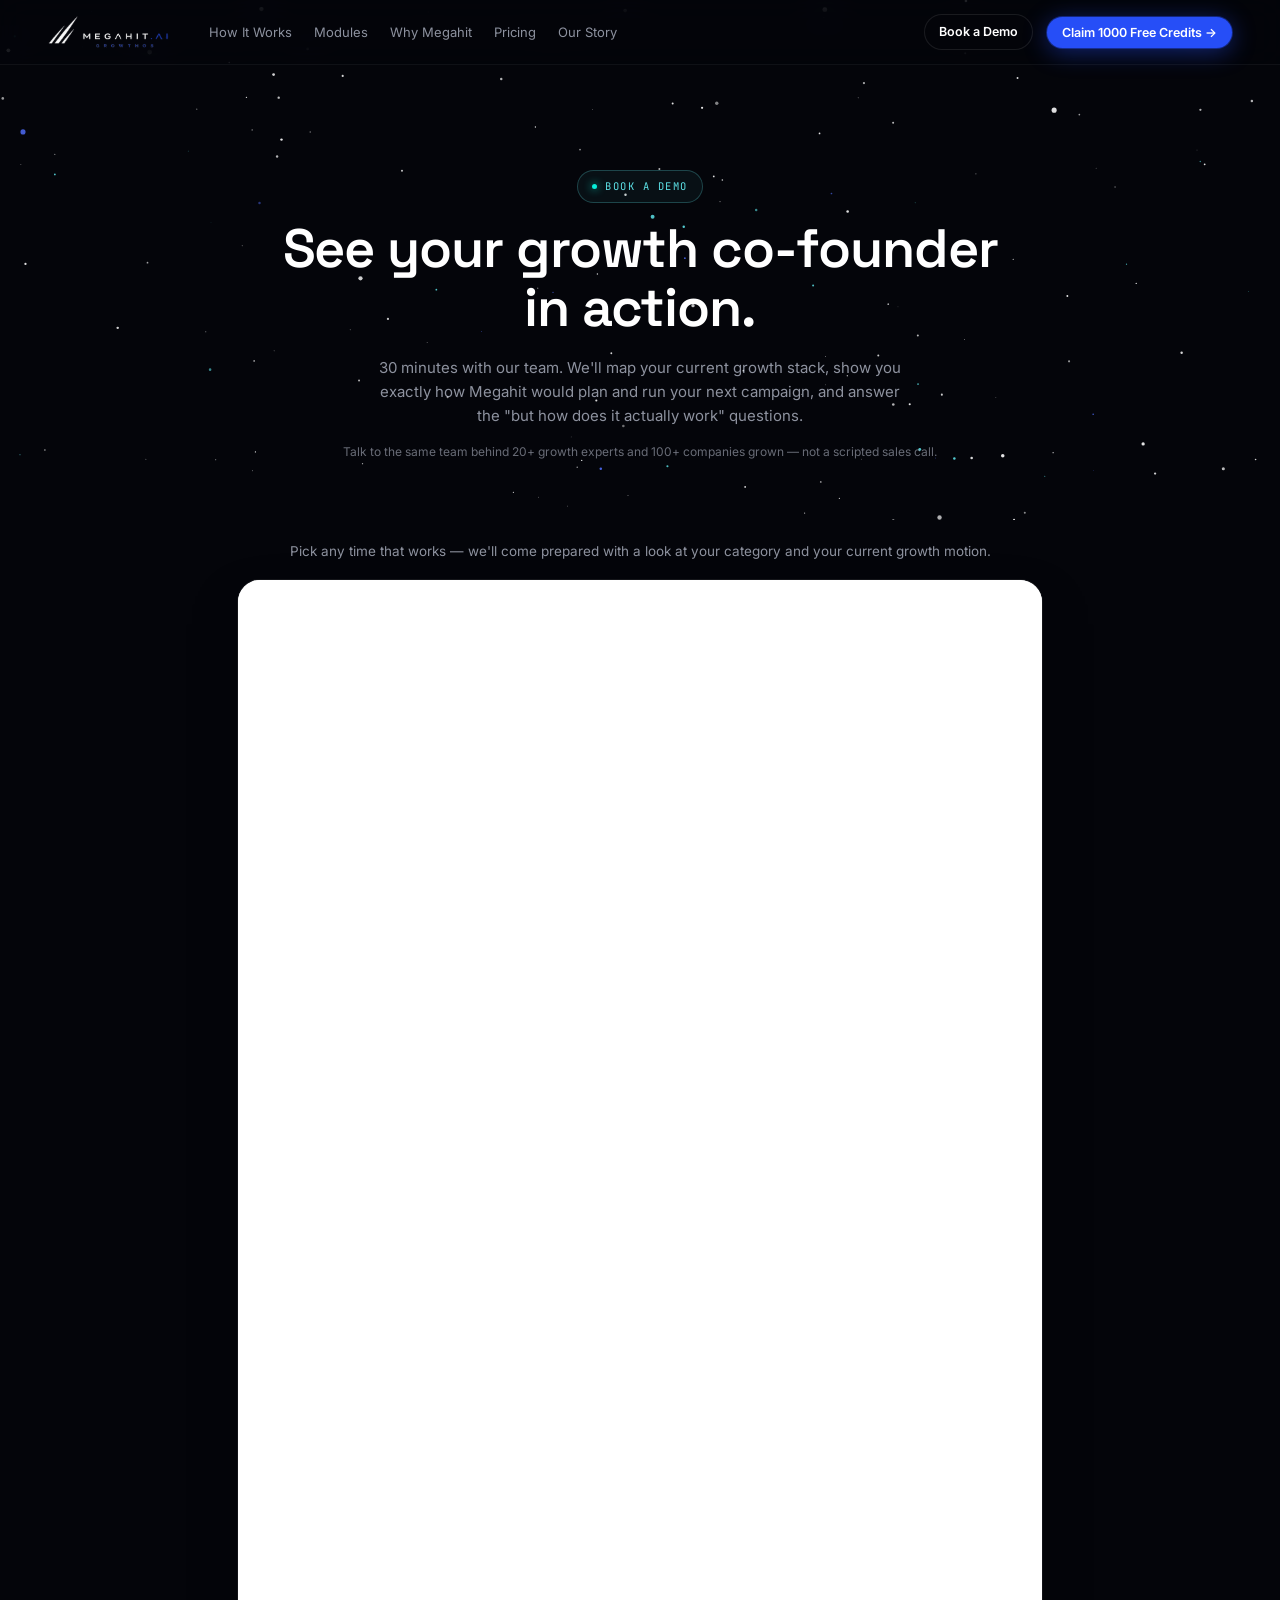
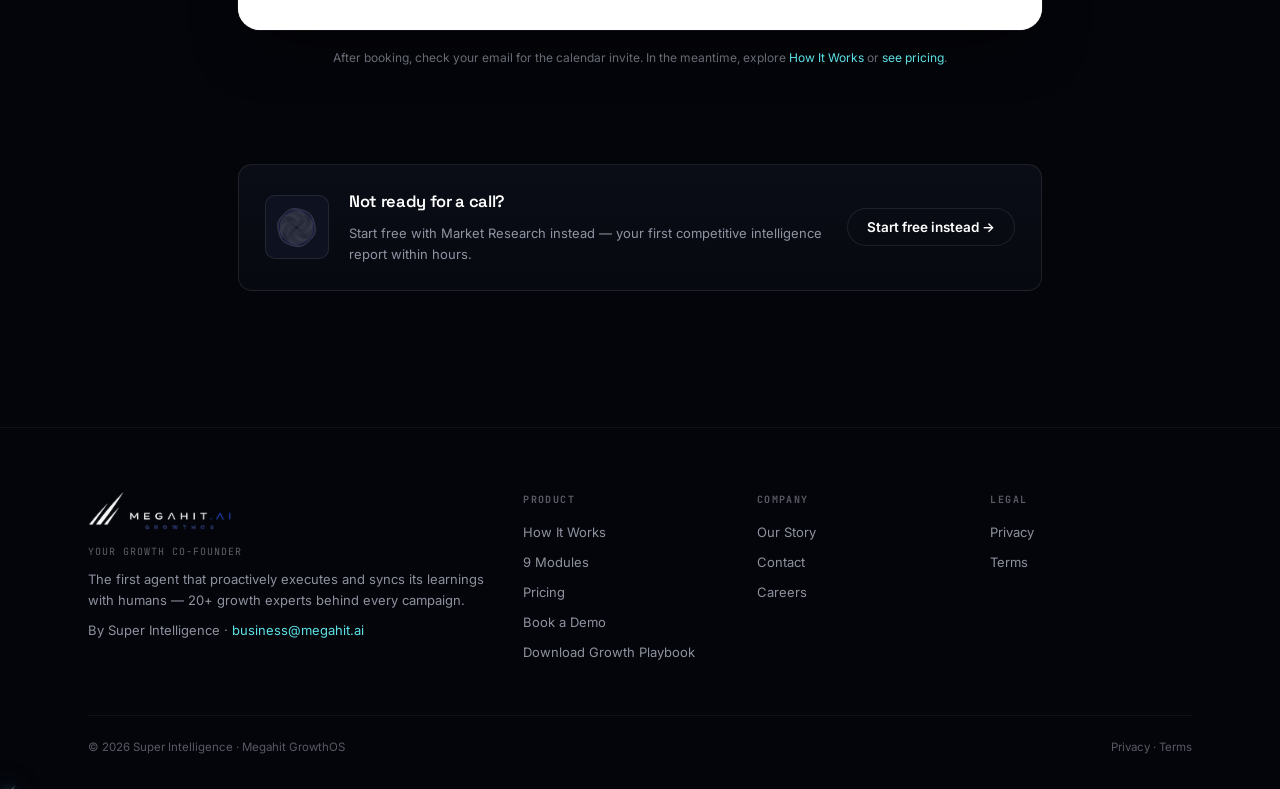
<file: demo.html>
<!DOCTYPE html>
<html lang="en">
<head>
<title>Book a Demo — Megahit GrowthOS</title>
<meta name="description" content="See Megahit in action. Book 30 minutes with our team — we'll map your current growth stack and show you exactly how a proactive, learning growth agent would run your next campaign.">
<meta charset="UTF-8">
<!-- Google tag (gtag.js) -->
<script async src="https://www.googletagmanager.com/gtag/js?id=G-FRR3PME1TR"></script>
<script>
  window.dataLayer = window.dataLayer || [];
  function gtag(){dataLayer.push(arguments);}
  gtag('js', new Date());

  gtag('config', 'G-FRR3PME1TR');
</script>
<meta name="viewport" content="width=device-width, initial-scale=1.0">
<link rel="preconnect" href="https://fonts.googleapis.com">
<link href="https://fonts.googleapis.com/css2?family=Space+Grotesk:wght@400;500;600;700&family=Inter:wght@400;500;600&family=JetBrains+Mono:wght@400;500&display=swap" rel="stylesheet">
<link rel="stylesheet" href="assets/style.css">
</head>
<body>
<nav class="site-nav">
  <div class="nav-inner">
    <a href="/" class="nav-logo"><span data-logo="full" data-h="32"></span></a>
    <div class="nav-links">
      <a href="/#how">How It Works</a>
      <a href="/#modules">Modules</a>
      <a href="/#advantages">Why Megahit</a>
      <a href="/pricing">Pricing</a>
      <a href="/about">Our Story</a>
    </div>
    <div class="nav-actions">
      <a class="btn btn-ghost btn-sm" href="/demo">Book a Demo</a>
      <button class="btn btn-primary btn-sm" data-gate="A">Claim 1000 Free Credits →</button>
    </div>
    <button class="nav-toggle" aria-label="Menu">☰</button>
  </div>
</nav>
<header class="page-hero">
  <canvas id="stars"></canvas>
  <div class="wrap" style="position:relative;z-index:2">
    <span class="eyebrow"><span class="pulse-dot"></span>Book a Demo</span>
    <h1>See your growth co-founder<br>in action.</h1>
    <p class="subhead">30 minutes with our team. We'll map your current growth stack, show you exactly how Megahit would plan and run your next campaign, and answer the "but how does it actually work" questions.</p>
    <p style="margin-top:14px;font-size:12px;color:rgba(226,232,250,.45)">Talk to the same team behind 20+ growth experts and 100+ companies grown — not a scripted sales call.</p>
  </div>
</header>
<section class="section" style="padding-top:20px">
  <div class="wrap" style="max-width:860px">
    <p class="reveal" style="text-align:center;color:rgba(226,232,250,.62);font-size:13.5px;margin-bottom:18px">Pick any time that works — we'll come prepared with a look at your category and your current growth motion.</p>
    <!-- Calendly inline widget (native flow: picks slot, Calendly guest form, native confirmation) -->
    <div class="reveal" style="background:#fff;border-radius:22px;overflow:hidden;box-shadow:0 24px 60px -20px rgba(0,0,0,.6), 0 0 0 1px rgba(255,255,255,.07)">
      <div class="calendly-inline-widget" data-url="https://calendly.com/kissonlin/1-1-with-kisson?hide_gdpr_banner=1" style="min-width:320px;height:1050px;"></div>
    </div>
    <script src="https://assets.calendly.com/assets/external/widget.js" async></script>
    <p class="reveal" style="text-align:center;color:rgba(226,232,250,.45);font-size:12px;margin-top:18px">After booking, check your email for the calendar invite. In the meantime, explore <a href="/#how" style="color:#5ce1e6">How It Works</a> or <a href="/pricing" style="color:#5ce1e6">see pricing</a>.</p>
  </div>
</section>
<section class="section" style="padding-top:0">
  <div class="wrap reveal" style="max-width:860px">
    <div class="card" style="display:flex;align-items:center;gap:20px;flex-wrap:wrap">
      <div class="symbol-tile" style="margin:0"><svg data-sym="rings"></svg></div>
      <div style="flex:1;min-width:240px">
        <h3 style="margin:0">Not ready for a call?</h3>
        <p>Start free with Market Research instead — your first competitive intelligence report within hours.</p>
      </div>
      <button class="btn btn-ghost" data-gate="A">Start free instead →</button>
    </div>
  </div>
</section>
<footer class="site-footer">
  <div class="wrap">
    <div class="footer-grid">
      <div>
        <span data-logo="full" data-h="38"></span>
        <p style="margin-top:14px;font-family:'JetBrains Mono';font-size:10px;letter-spacing:.1em;text-transform:uppercase;color:rgba(226,232,250,.4)">Your Growth Co-Founder</p>
        <p>The first agent that proactively executes and syncs its learnings with humans — 20+ growth experts behind every campaign.</p>
        <p>By Super Intelligence · <a href="mailto:business@megahit.ai" style="display:inline;color:#5ce1e6">business@megahit.ai</a></p>
      </div>
      <div>
        <h4>Product</h4>
        <a href="/#how">How It Works</a>
        <a href="/#modules">9 Modules</a>
        <a href="/pricing">Pricing</a>
        <a href="/demo">Book a Demo</a>
        <a href="#" data-gate="B">Download Growth Playbook</a>
      </div>
      <div>
        <h4>Company</h4>
        <a href="/about">Our Story</a>
        <a href="/contact">Contact</a>
        <a href="/careers">Careers</a>
      </div>
      <div>
        <h4>Legal</h4>
        <a href="/privacy">Privacy</a>
        <a href="/terms">Terms</a>
      </div>
    </div>
    <div class="footer-bottom">
      <span>© 2026 Super Intelligence · Megahit GrowthOS</span>
      <span><a href="/privacy">Privacy</a> · <a href="/terms">Terms</a></span>
    </div>
  </div>
</footer>
<script src="assets/site.js"></script>
</body></html>
</file>
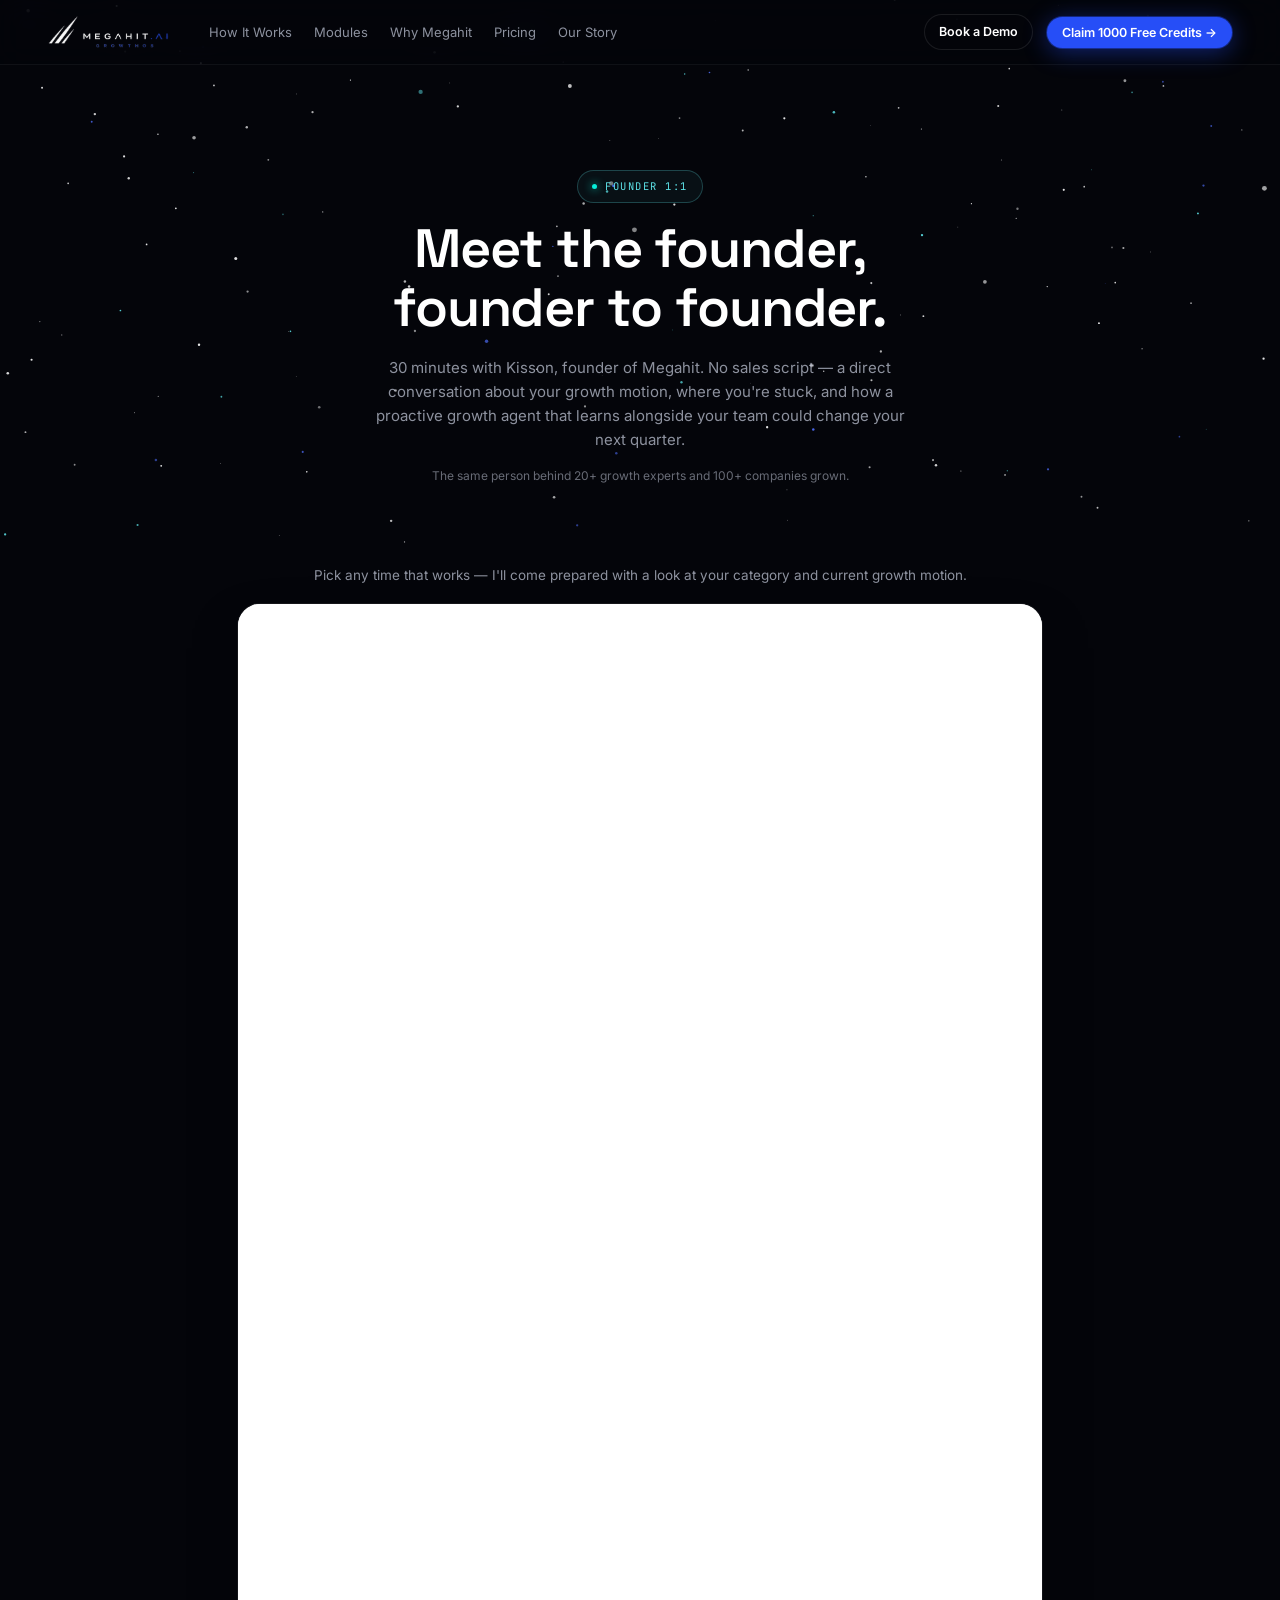
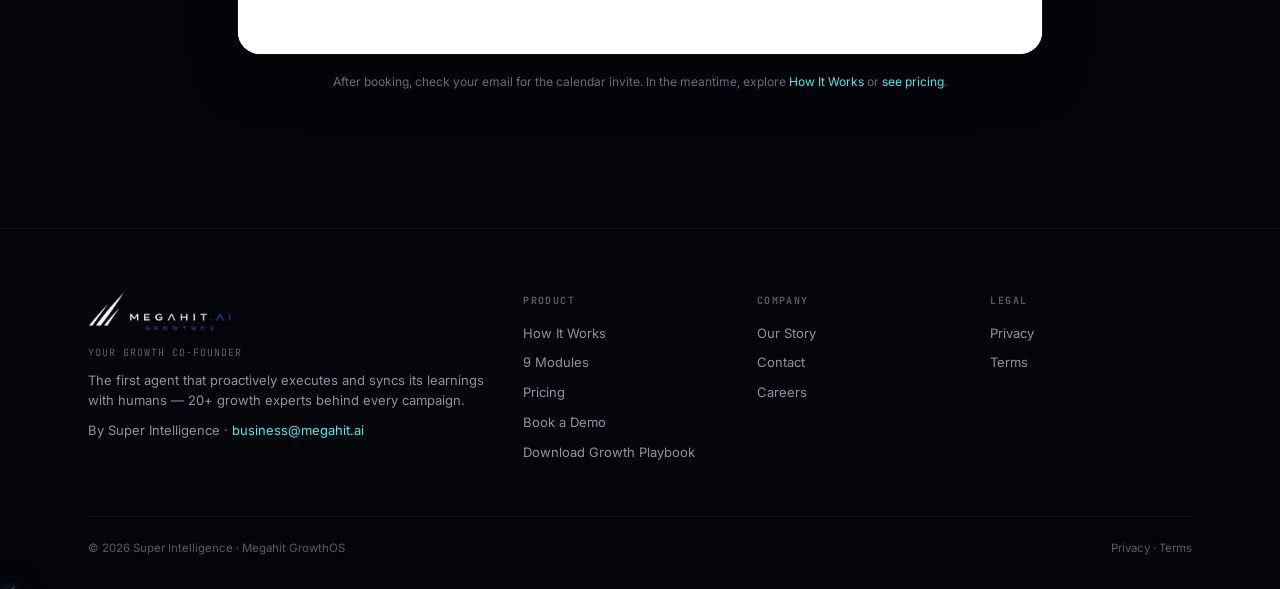
<file: meeting-with-founder.html>
<!DOCTYPE html>
<html lang="en">
<head>
<title>Meeting with the Founder — Megahit GrowthOS</title>
<meta name="description" content="Book a 1:1 with Kisson, founder of Megahit. 30 minutes, founder to founder — talk growth strategy, your current motion, and where a proactive growth agent fits.">
<meta charset="UTF-8">
<!-- Google tag (gtag.js) -->
<script async src="https://www.googletagmanager.com/gtag/js?id=G-FRR3PME1TR"></script>
<script>
  window.dataLayer = window.dataLayer || [];
  function gtag(){dataLayer.push(arguments);}
  gtag('js', new Date());

  gtag('config', 'G-FRR3PME1TR');
</script>
<meta name="viewport" content="width=device-width, initial-scale=1.0">
<link rel="preconnect" href="https://fonts.googleapis.com">
<link href="https://fonts.googleapis.com/css2?family=Space+Grotesk:wght@400;500;600;700&family=Inter:wght@400;500;600&family=JetBrains+Mono:wght@400;500&display=swap" rel="stylesheet">
<link rel="stylesheet" href="assets/style.css">
</head>
<body>
<nav class="site-nav">
  <div class="nav-inner">
    <a href="/" class="nav-logo"><span data-logo="full" data-h="32"></span></a>
    <div class="nav-links">
      <a href="/#how">How It Works</a>
      <a href="/#modules">Modules</a>
      <a href="/#advantages">Why Megahit</a>
      <a href="/pricing">Pricing</a>
      <a href="/about">Our Story</a>
    </div>
    <div class="nav-actions">
      <a class="btn btn-ghost btn-sm" href="/demo">Book a Demo</a>
      <button class="btn btn-primary btn-sm" data-gate="A">Claim 1000 Free Credits →</button>
    </div>
    <button class="nav-toggle" aria-label="Menu">☰</button>
  </div>
</nav>
<header class="page-hero">
  <canvas id="stars"></canvas>
  <div class="wrap" style="position:relative;z-index:2">
    <span class="eyebrow"><span class="pulse-dot"></span>Founder 1:1</span>
    <h1>Meet the founder,<br>founder to founder.</h1>
    <p class="subhead">30 minutes with Kisson, founder of Megahit. No sales script — a direct conversation about your growth motion, where you're stuck, and how a proactive growth agent that learns alongside your team could change your next quarter.</p>
    <p style="margin-top:14px;font-size:12px;color:rgba(226,232,250,.45)">The same person behind 20+ growth experts and 100+ companies grown.</p>
  </div>
</header>
<section class="section" style="padding-top:20px">
  <div class="wrap" style="max-width:860px">
    <p class="reveal" style="text-align:center;color:rgba(226,232,250,.62);font-size:13.5px;margin-bottom:18px">Pick any time that works — I'll come prepared with a look at your category and current growth motion.</p>
    <!-- Calendly inline widget (embedded in-page, no redirect: picks slot → Calendly guest form → native confirmation) -->
    <div class="reveal" style="background:#fff;border-radius:22px;overflow:hidden;box-shadow:0 24px 60px -20px rgba(0,0,0,.6), 0 0 0 1px rgba(255,255,255,.07)">
      <div class="calendly-inline-widget" data-url="https://calendly.com/kissonlin/1-1-with-kisson?hide_gdpr_banner=1" style="min-width:320px;height:1050px;"></div>
    </div>
    <script src="https://assets.calendly.com/assets/external/widget.js" async></script>
    <p class="reveal" style="text-align:center;color:rgba(226,232,250,.45);font-size:12px;margin-top:18px">After booking, check your email for the calendar invite. In the meantime, explore <a href="/#how" style="color:#5ce1e6">How It Works</a> or <a href="/pricing" style="color:#5ce1e6">see pricing</a>.</p>
  </div>
</section>
<footer class="site-footer">
  <div class="wrap">
    <div class="footer-grid">
      <div>
        <span data-logo="full" data-h="38"></span>
        <p style="margin-top:14px;font-family:'JetBrains Mono';font-size:10px;letter-spacing:.1em;text-transform:uppercase;color:rgba(226,232,250,.4)">Your Growth Co-Founder</p>
        <p>The first agent that proactively executes and syncs its learnings with humans — 20+ growth experts behind every campaign.</p>
        <p>By Super Intelligence · <a href="mailto:business@megahit.ai" style="display:inline;color:#5ce1e6">business@megahit.ai</a></p>
      </div>
      <div>
        <h4>Product</h4>
        <a href="/#how">How It Works</a>
        <a href="/#modules">9 Modules</a>
        <a href="/pricing">Pricing</a>
        <a href="/demo">Book a Demo</a>
        <a href="#" data-gate="B">Download Growth Playbook</a>
      </div>
      <div>
        <h4>Company</h4>
        <a href="/about">Our Story</a>
        <a href="/contact">Contact</a>
        <a href="/careers">Careers</a>
      </div>
      <div>
        <h4>Legal</h4>
        <a href="/privacy">Privacy</a>
        <a href="/terms">Terms</a>
      </div>
    </div>
    <div class="footer-bottom">
      <span>© 2026 Super Intelligence · Megahit GrowthOS</span>
      <span><a href="/privacy">Privacy</a> · <a href="/terms">Terms</a></span>
    </div>
  </div>
</footer>
<script src="assets/site.js"></script>
</body></html>
</file>
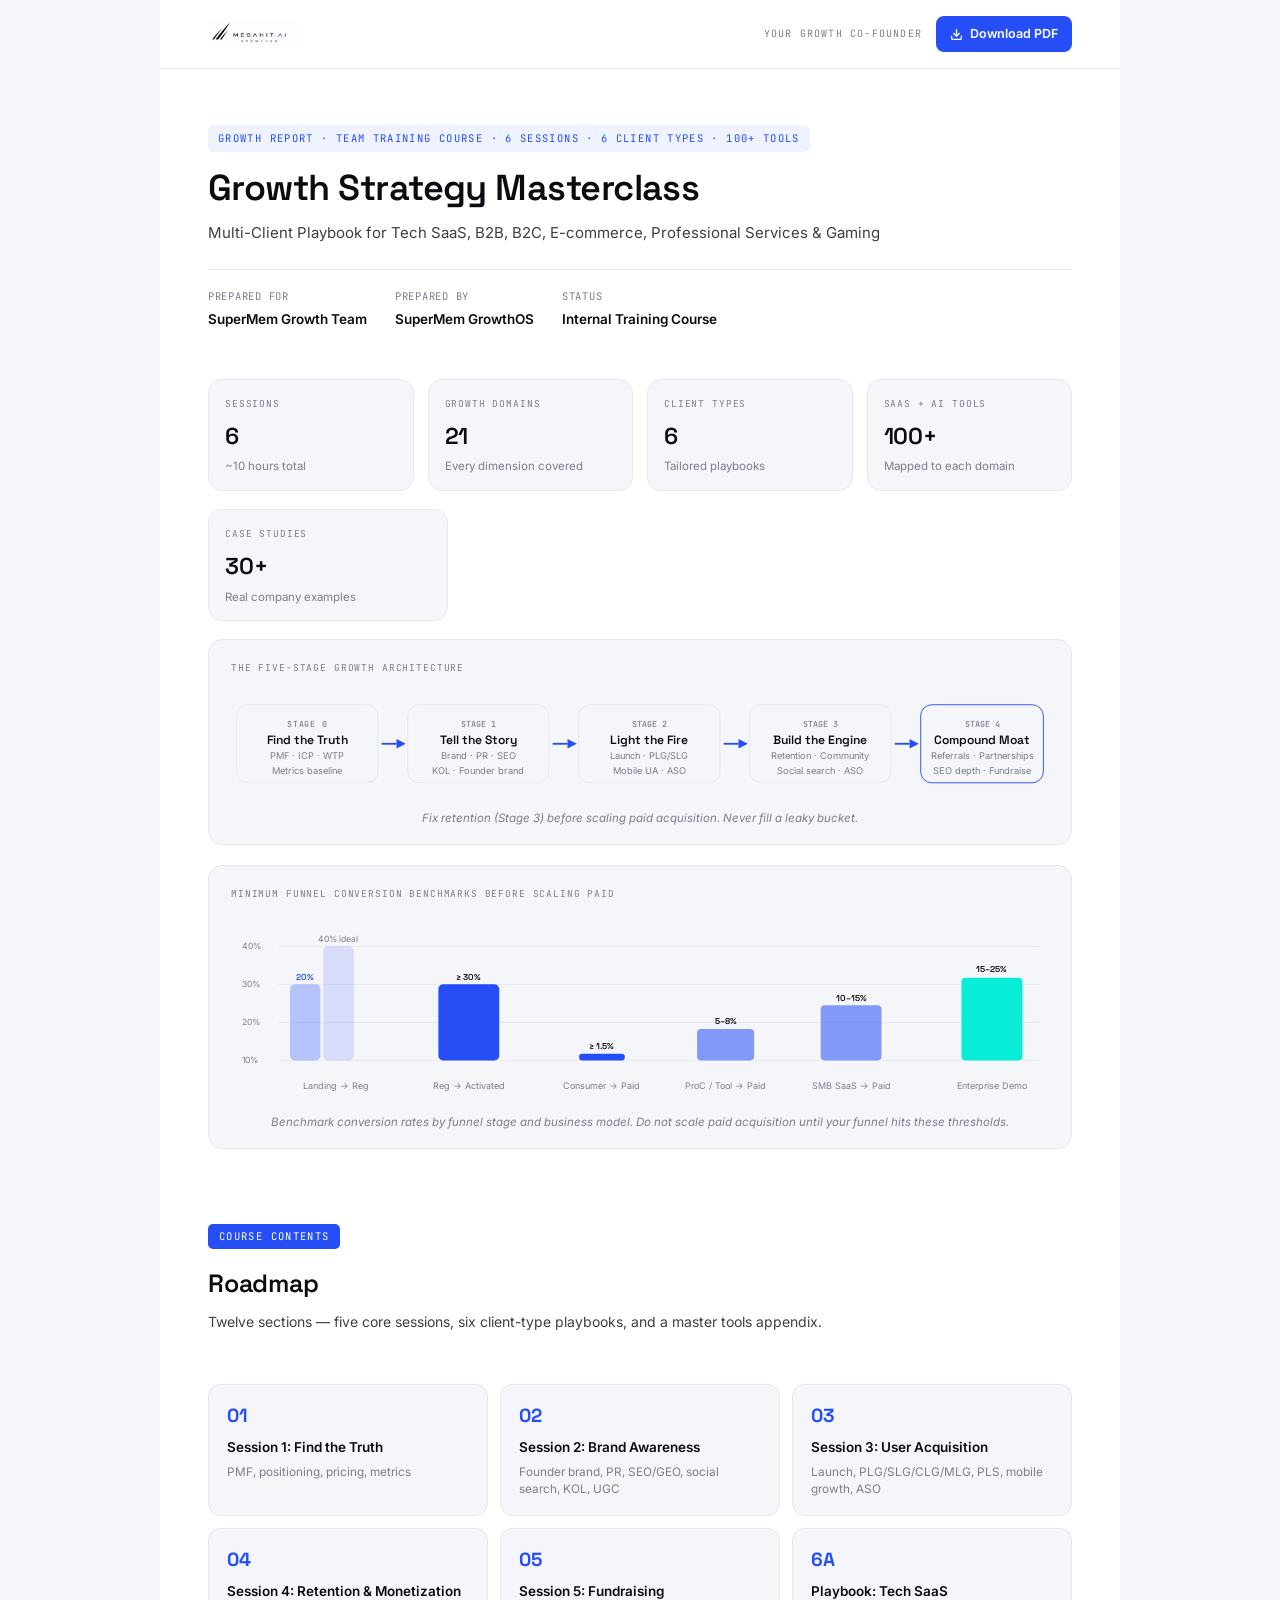
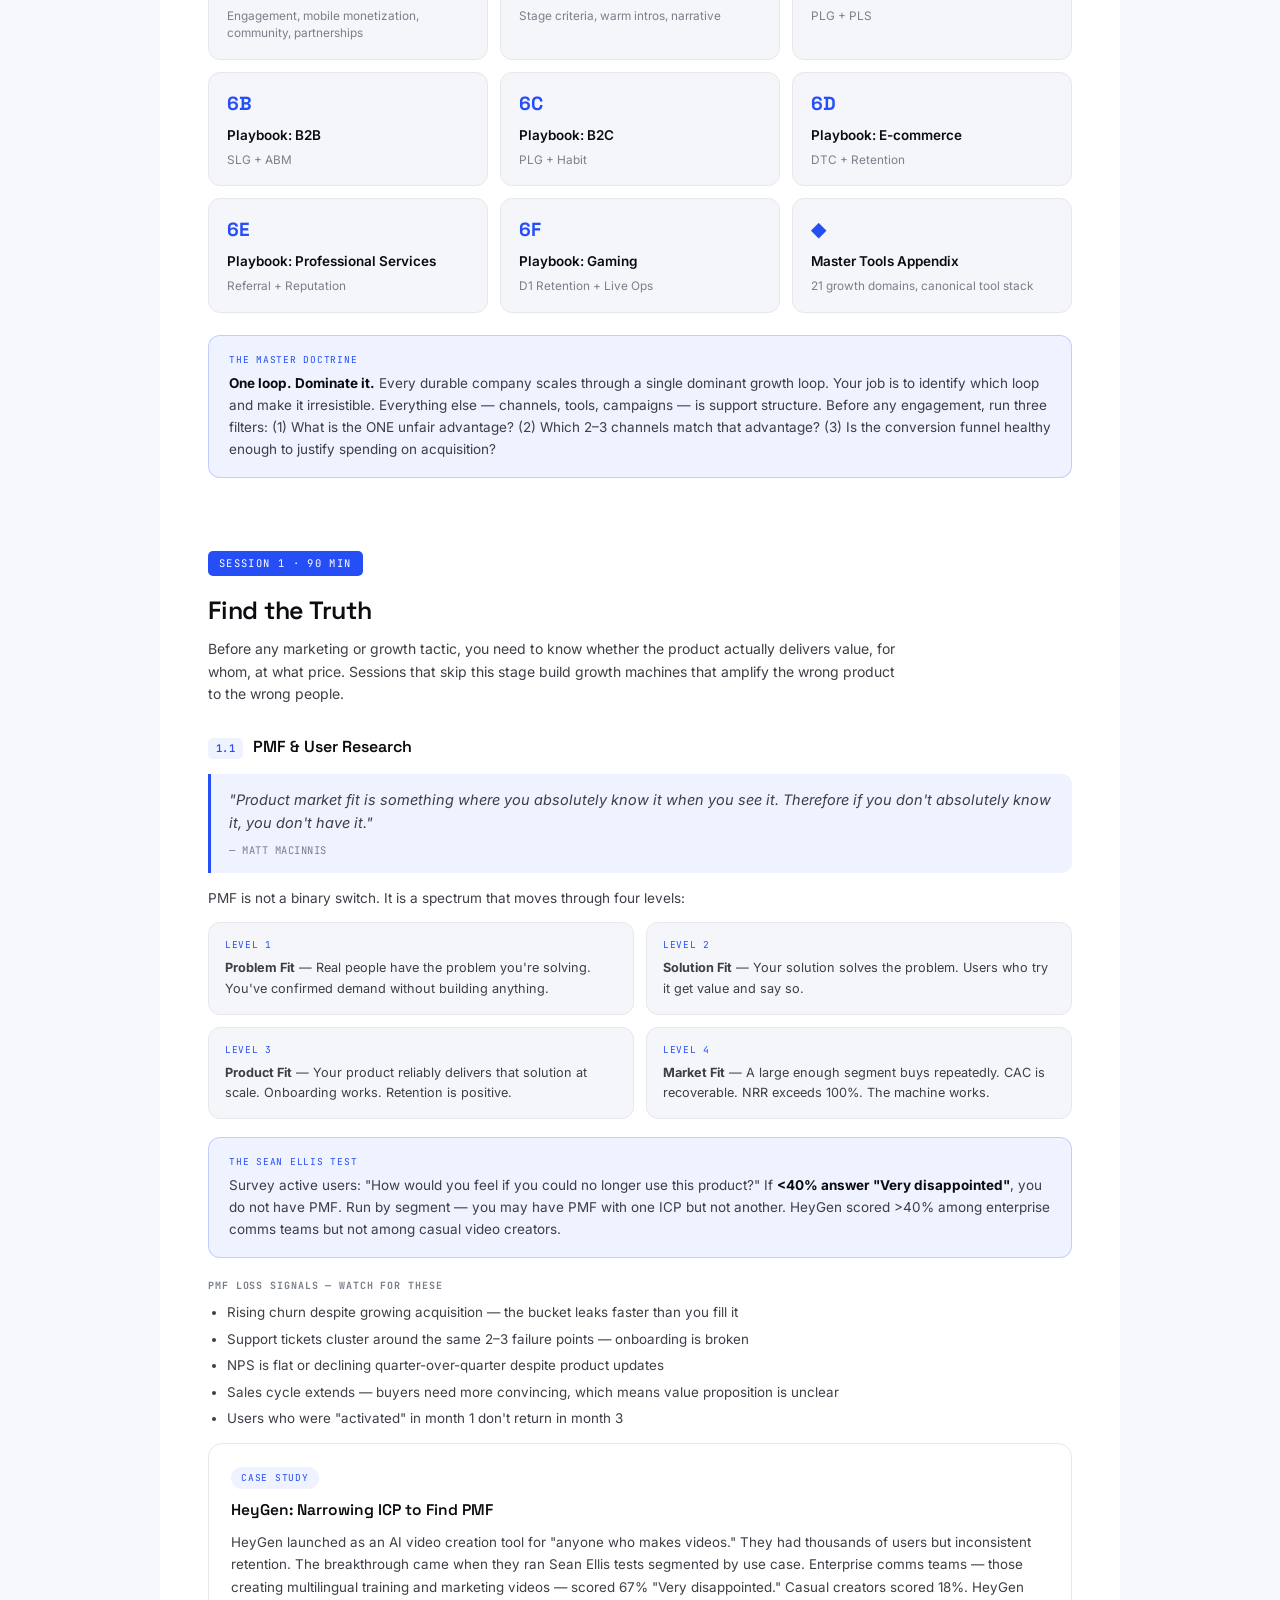
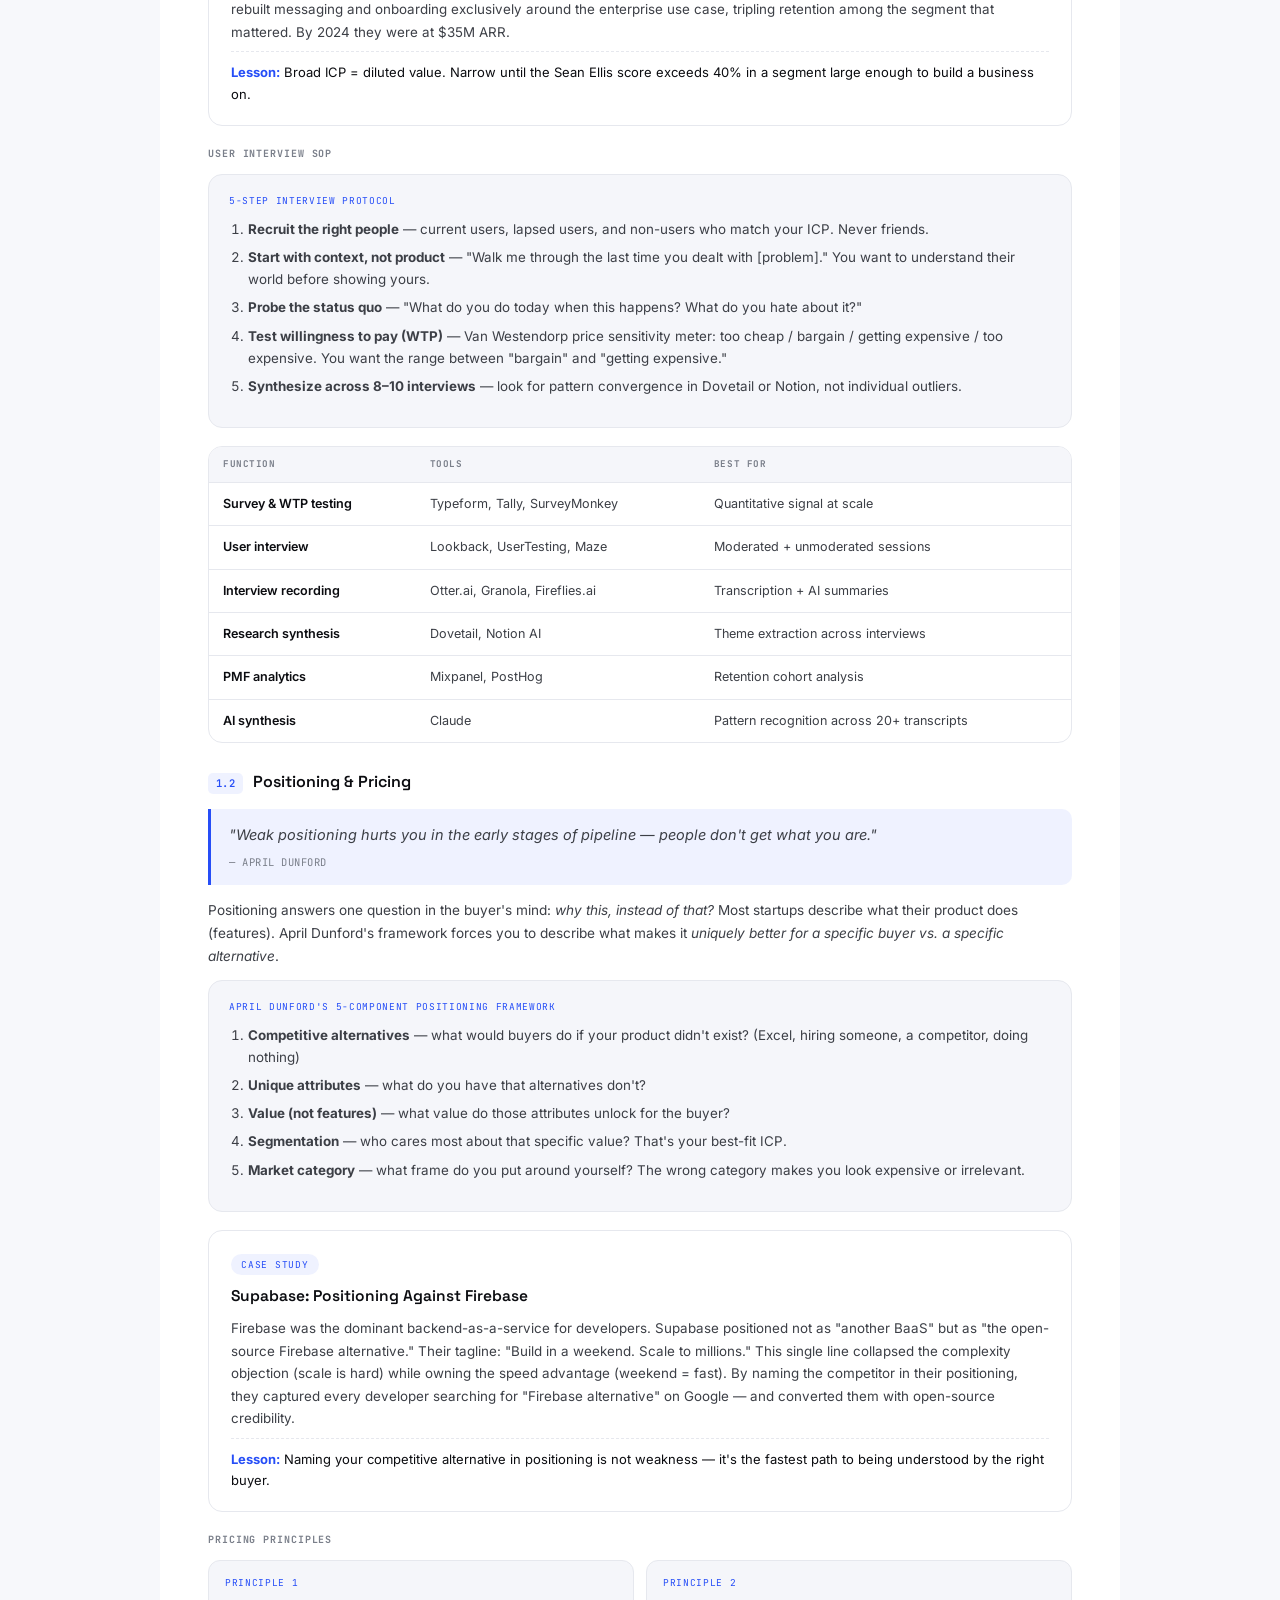
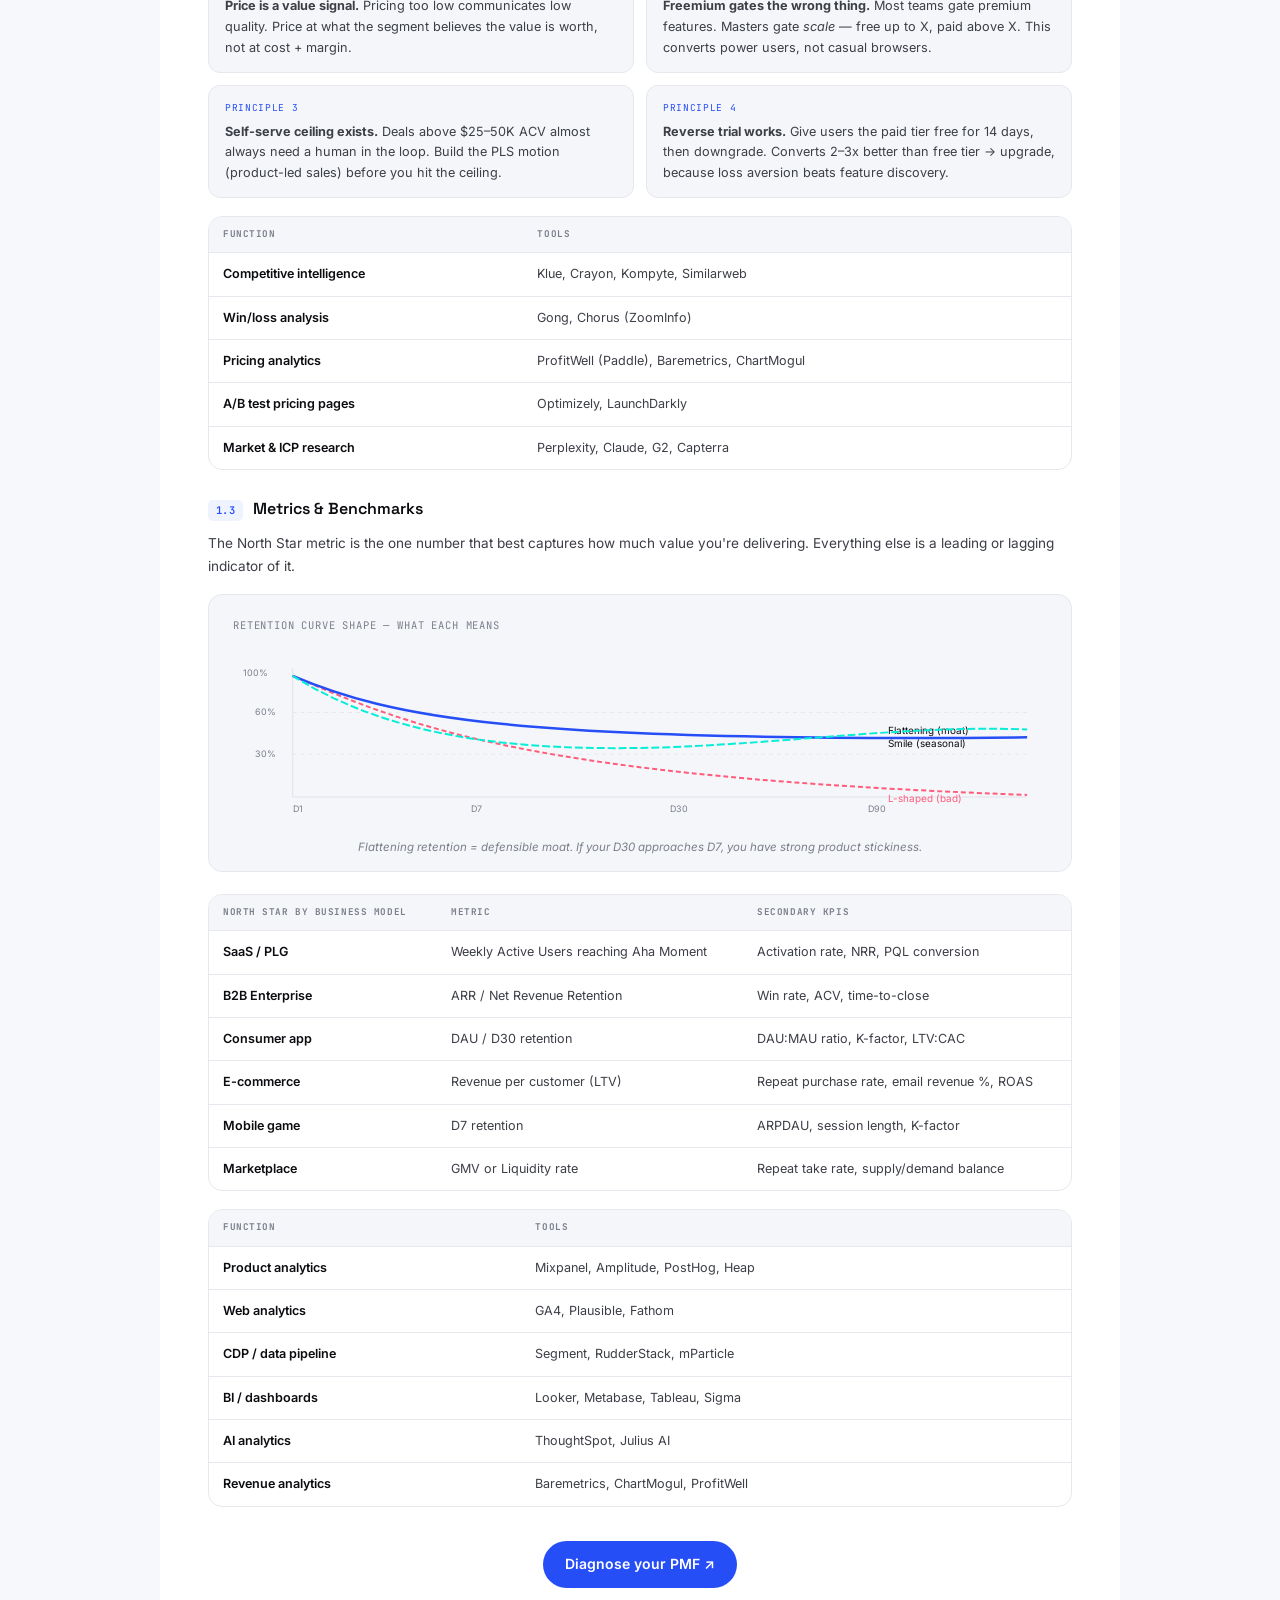
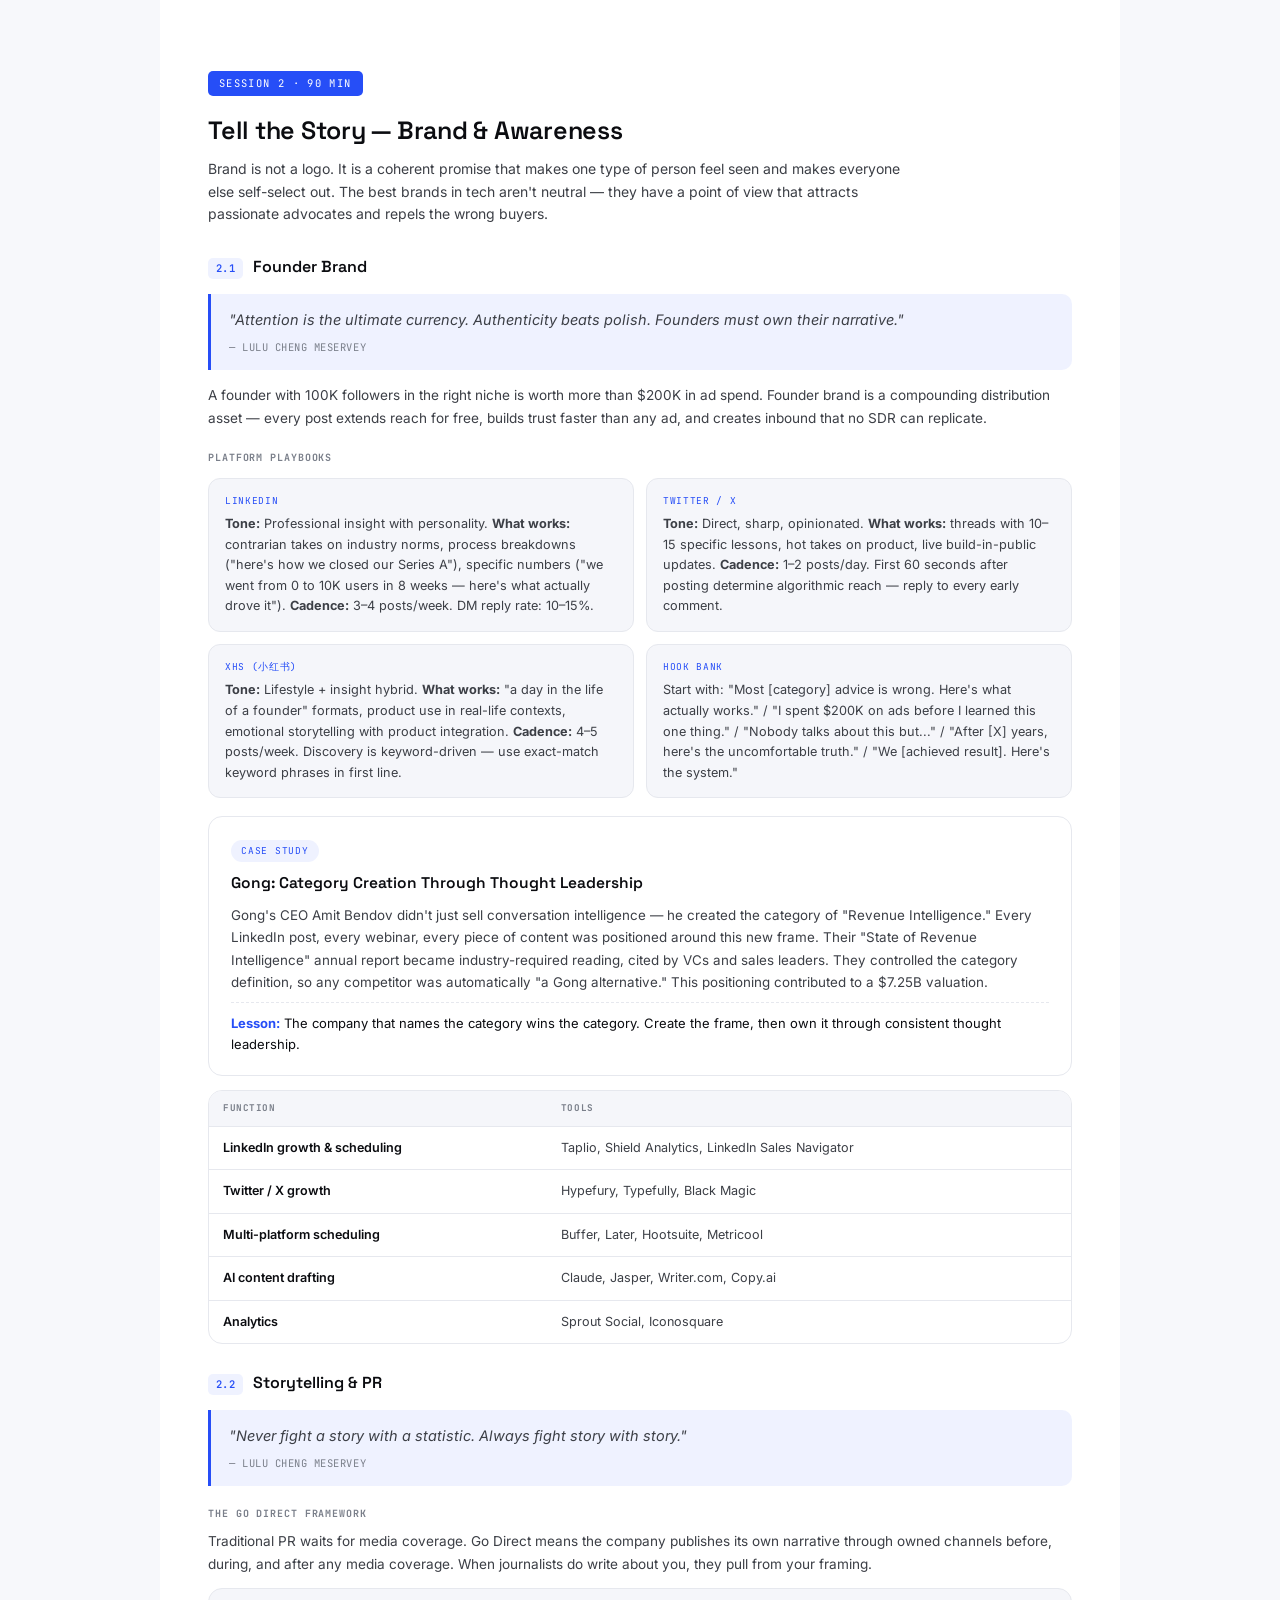
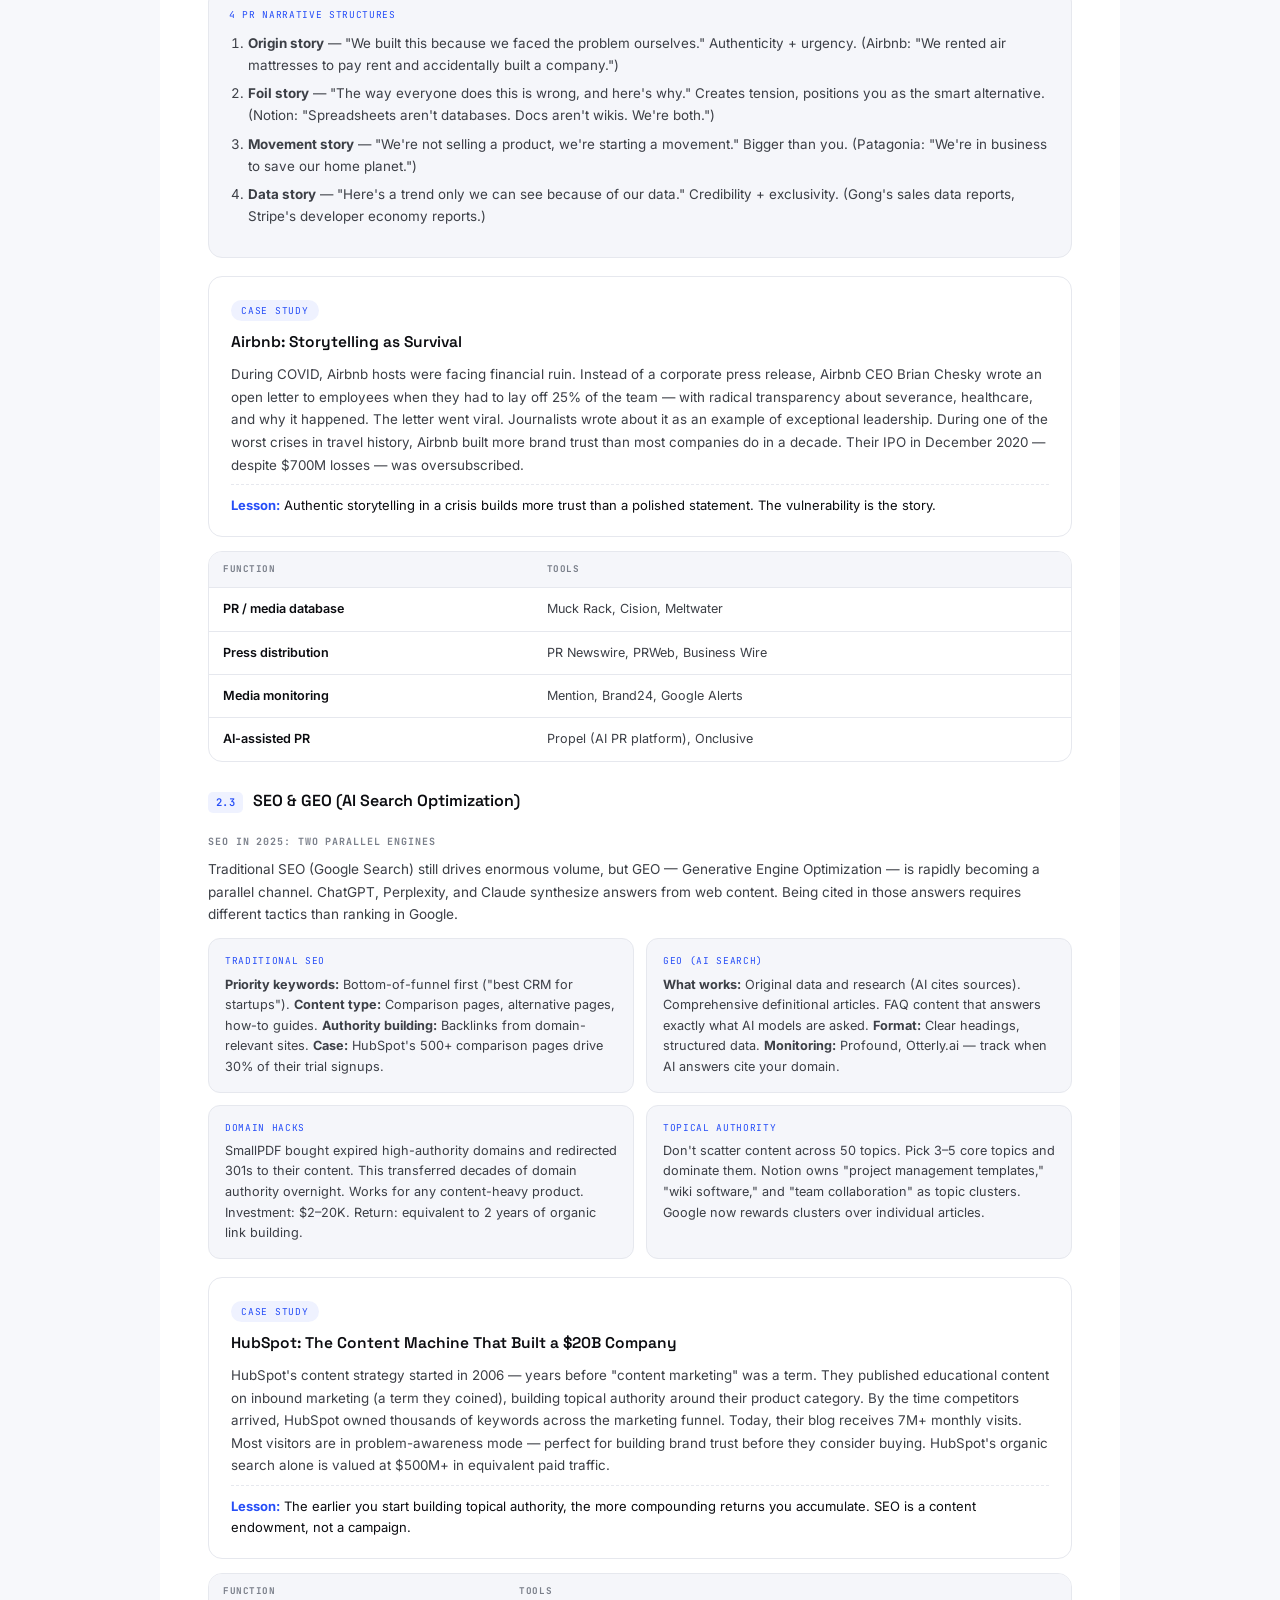
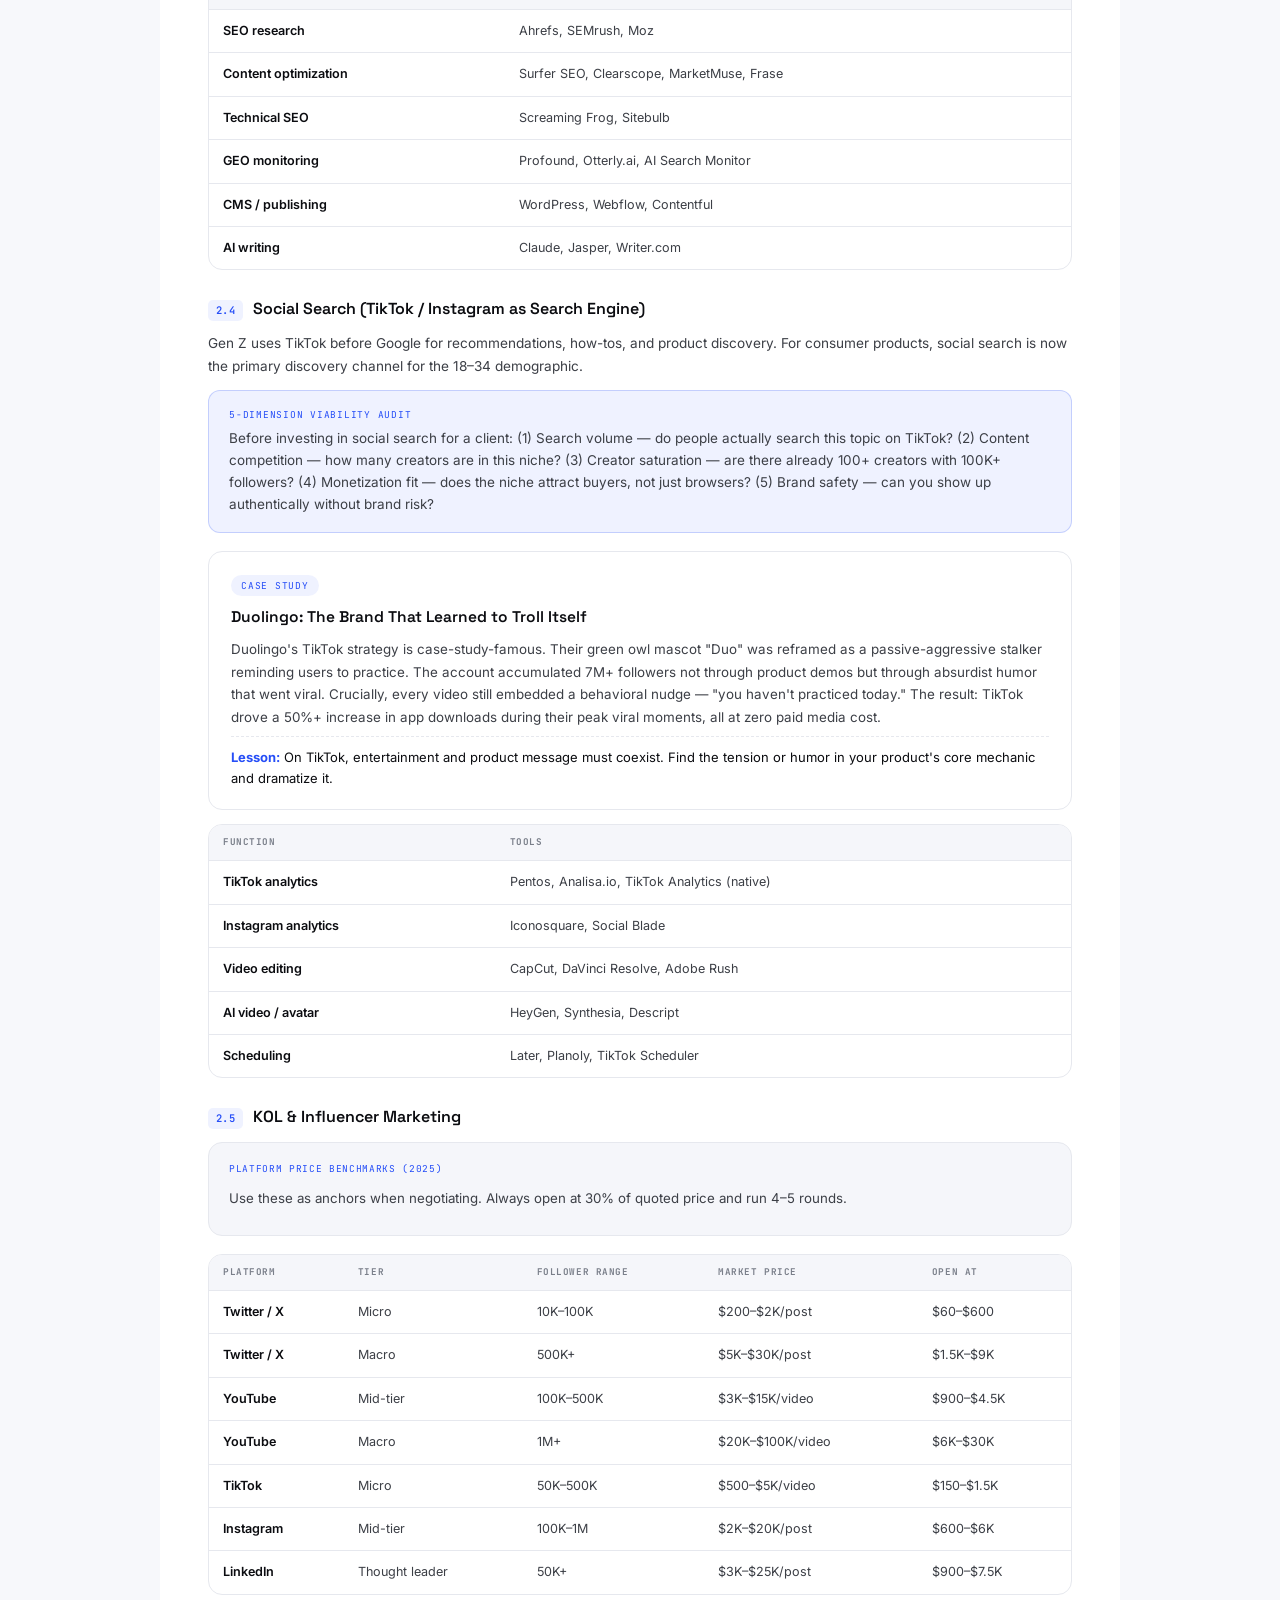
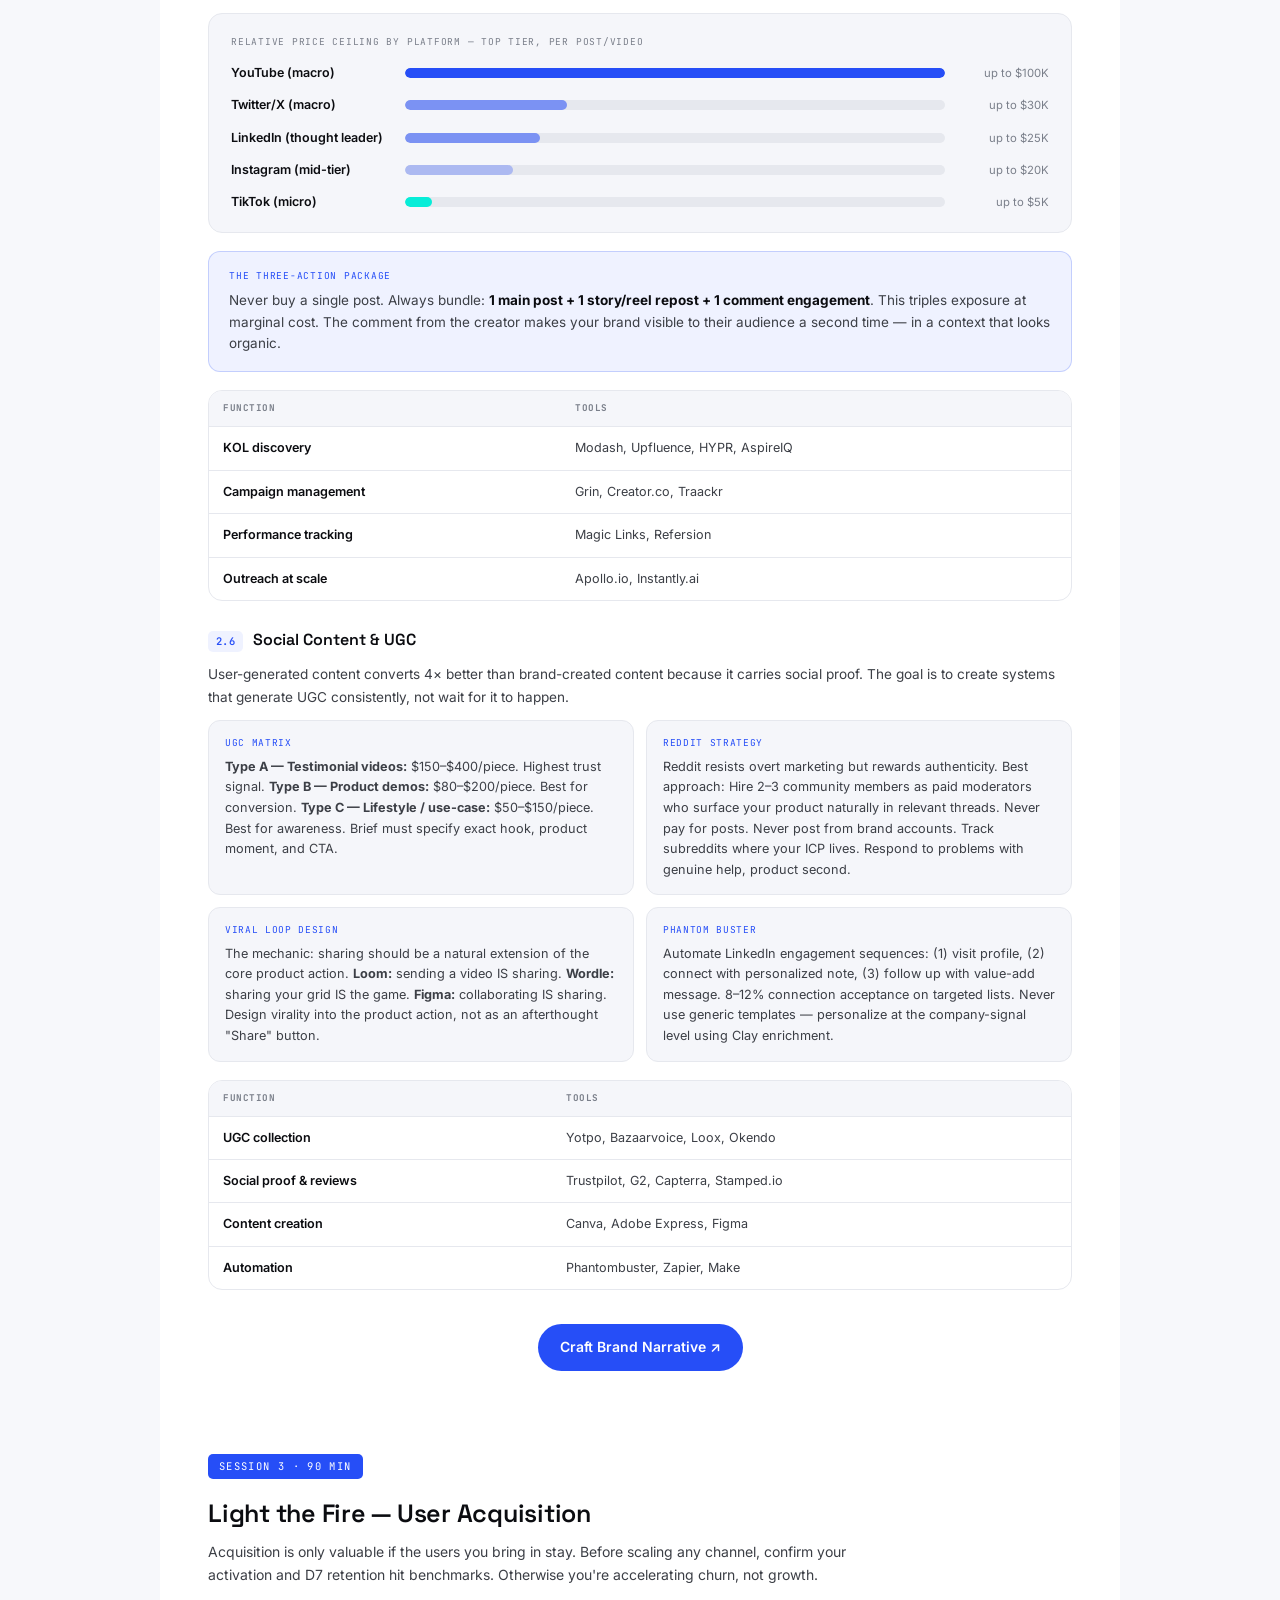
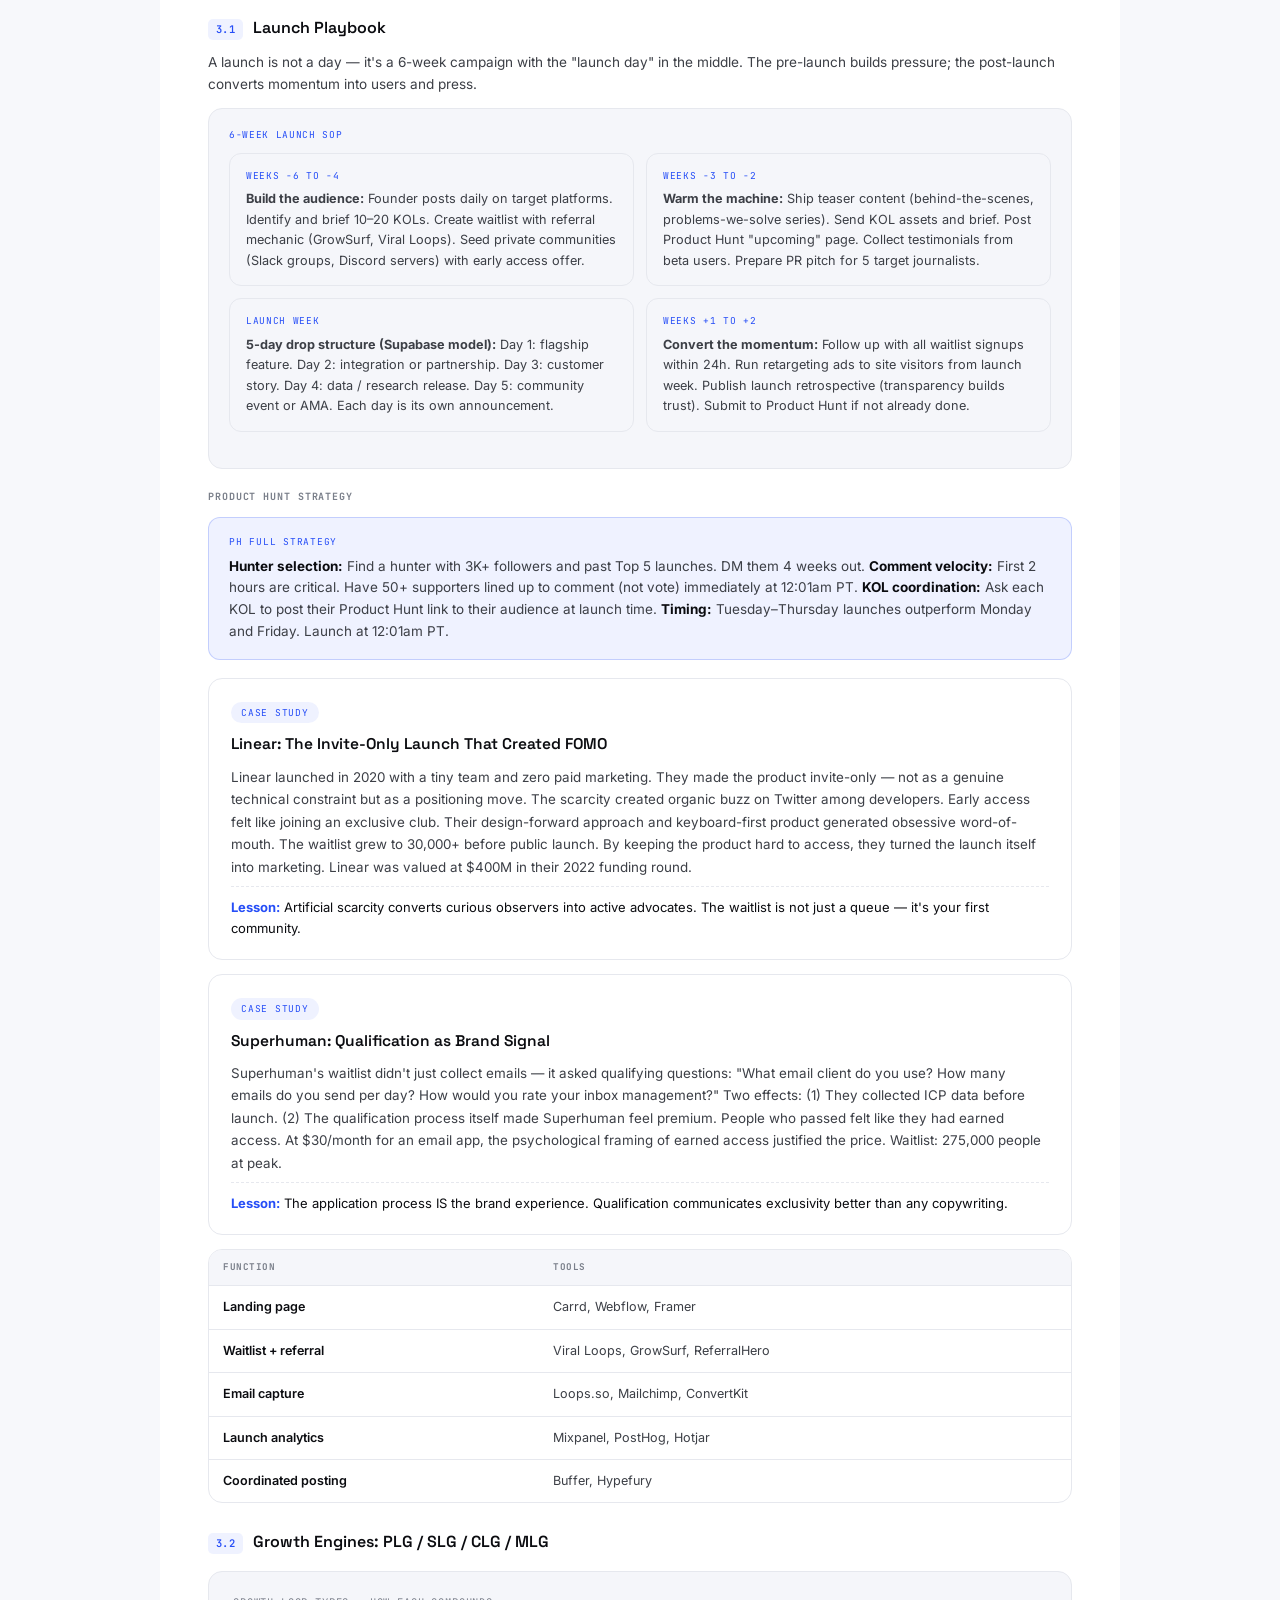
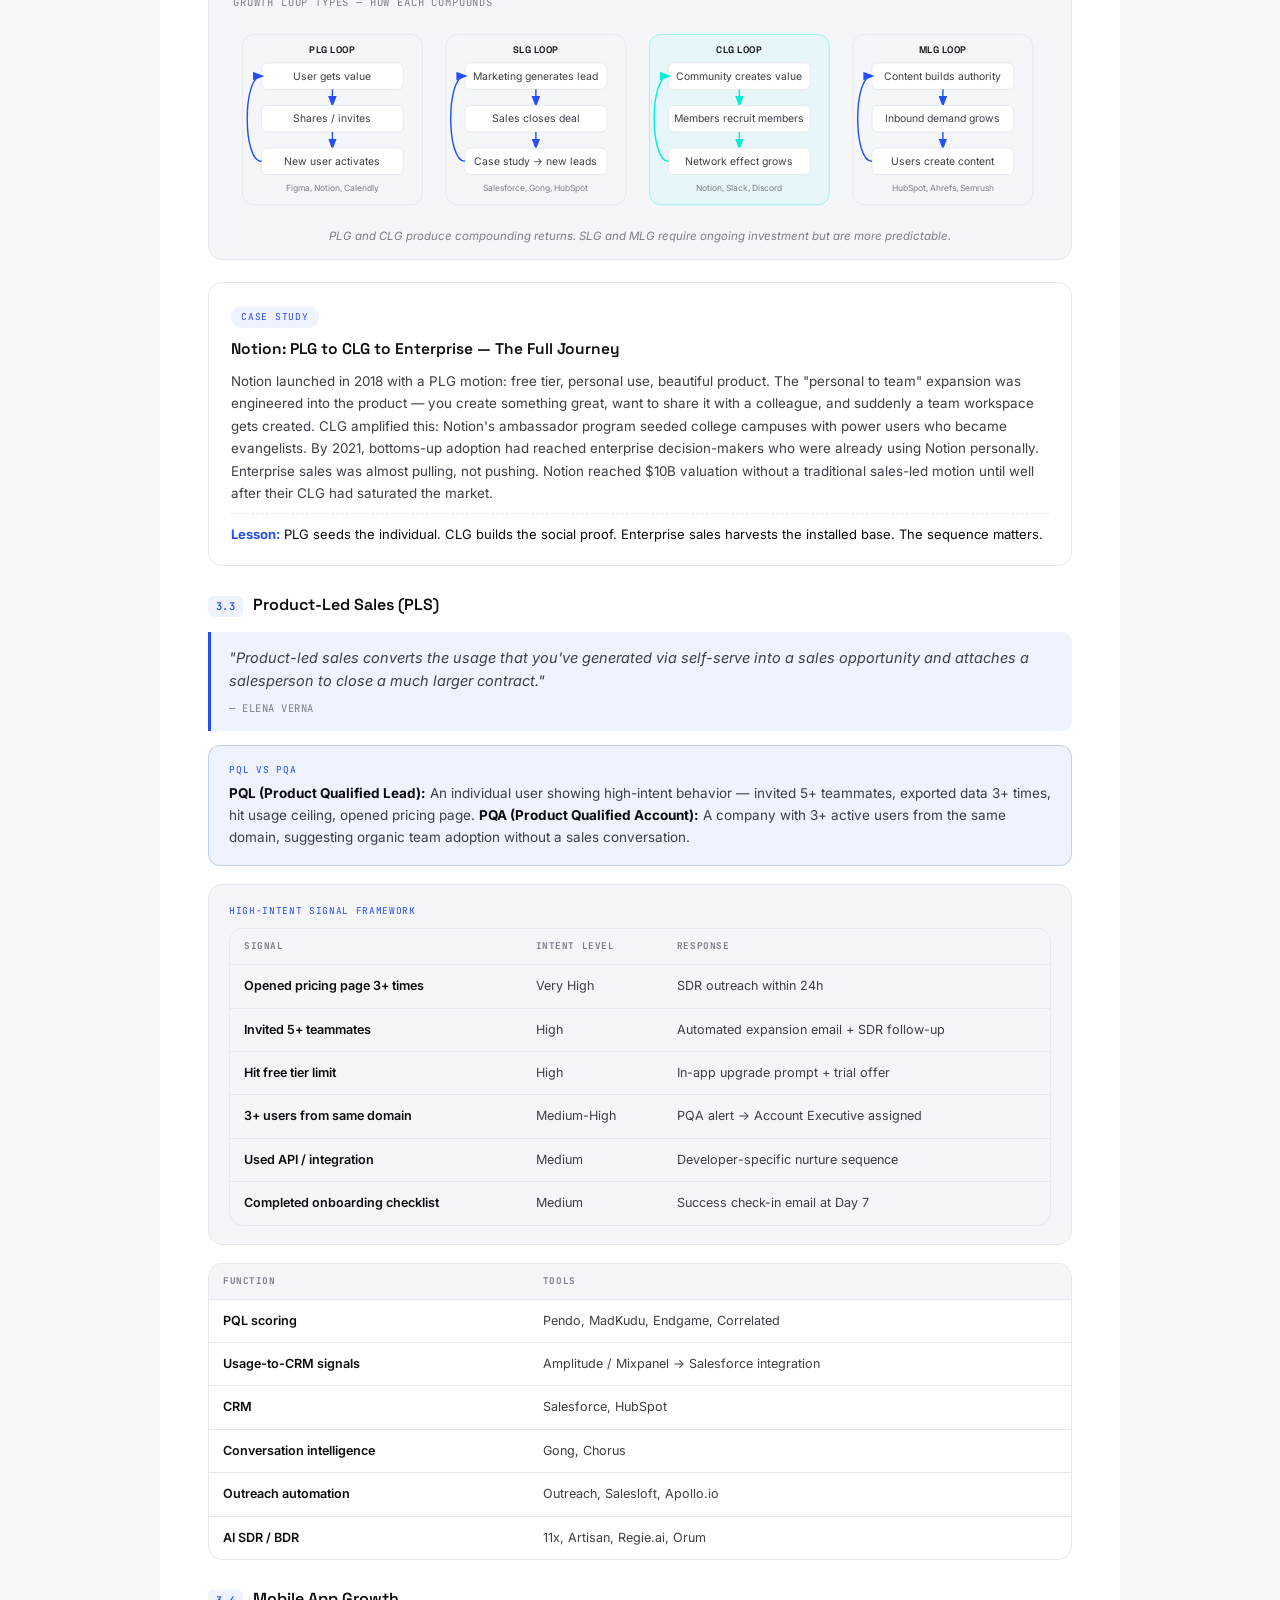
<file: playbook.html>
<!DOCTYPE html>
<html lang="en">
<head>
<meta charset="UTF-8">
<title>SuperMem GrowthOS — Growth Strategy Masterclass · MegaHit</title>
<meta name="viewport" content="width=device-width, initial-scale=1">
<!-- Lead magnet: reached through the waitlist email, not through search. Indexing
     it would hand out the asset the gate exists to trade for an address. -->
<meta name="robots" content="noindex, nofollow">
<link rel="preconnect" href="https://fonts.googleapis.com">
<link href="https://fonts.googleapis.com/css2?family=Space+Grotesk:wght@500;600;700&family=Inter:wght@400;500;600&family=JetBrains+Mono:wght@500&display=swap" rel="stylesheet">
<style>
  :root{
    --canvas:#FFFFFF; --canvas-soft:#F7F8FB;
    --ink:#0B0C10; --ink-2:#3C3F46; --muted:#7A7F8A;
    --line:#E6E8EE; --card:#F5F6FA;
    --blue:#264EF7; --blue-soft:rgba(38,78,247,.07);
    --cyan:#5CE1E6; --teal:#07EDD8; --negative:#FF5C7A;
    --head:'Space Grotesk',sans-serif; --body:'Inter',sans-serif; --mono:'JetBrains Mono',monospace;
  }
  *{box-sizing:border-box;margin:0;padding:0;}
  body{font-family:var(--body);color:var(--ink);background:var(--canvas-soft);font-size:15px;line-height:1.62;}
  .doc{max-width:960px;margin:0 auto;background:var(--canvas);}

  header.brand{position:sticky;top:0;z-index:50;display:flex;align-items:center;justify-content:space-between;
    padding:16px 48px;border-bottom:1px solid var(--line);background:rgba(255,255,255,.86);backdrop-filter:blur(8px);}
  .logo{display:flex;align-items:center;gap:9px;}
  .wordmark{font-family:var(--head);font-weight:500;font-size:15px;letter-spacing:.05em;color:var(--ink);}
  .wordmark b{color:var(--blue);font-weight:500;}
  .tag{font-family:var(--mono);font-size:10px;letter-spacing:.12em;color:var(--muted);text-transform:uppercase;}

  footer.brand{padding:52px 48px 44px;background:var(--ink);text-align:center;}
  footer.brand .logo{justify-content:center;margin:0 0 22px;}
  footer.brand h2{font-family:var(--head);color:#fff;font-weight:600;font-size:24px;letter-spacing:-.01em;margin:0 0 18px;}
  footer.brand .l1{font-size:13px;color:rgba(255,255,255,.55);margin-bottom:22px;}
  footer.brand .cta-btn{margin-bottom:18px;}
  footer.brand .l2{font-family:var(--mono);font-size:12.5px;letter-spacing:.02em;color:var(--cyan);}
  footer.brand .l2::after{content:" →";}

  .cover{padding:56px 48px 36px;}
  .eyebrow{font-family:var(--mono);font-size:10.5px;letter-spacing:.13em;color:var(--blue);text-transform:uppercase;background:var(--blue-soft);display:inline-block;padding:5px 10px;border-radius:6px;}
  h1{font-family:var(--head);font-weight:600;font-size:36px;letter-spacing:-.015em;line-height:1.12;margin:16px 0 12px;}
  .sub{color:var(--ink-2);font-size:15px;max-width:680px;}
  .meta-row{display:flex;gap:28px;flex-wrap:wrap;margin-top:24px;padding-top:18px;border-top:1px solid var(--line);}
  .meta-row div{font-family:var(--mono);font-size:10.5px;color:var(--muted);text-transform:uppercase;letter-spacing:.07em;}
  .meta-row div b{display:block;font-family:var(--body);font-weight:600;color:var(--ink);font-size:13.5px;text-transform:none;letter-spacing:0;margin-top:4px;}

  .roadmap{display:grid;grid-template-columns:repeat(auto-fit,minmax(220px,1fr));gap:12px;margin-top:22px;}
  .roadmap .item{border:1px solid var(--line);border-radius:12px;padding:16px 18px;background:var(--card);text-decoration:none;display:block;}
  .roadmap .letter{font-family:var(--head);font-weight:700;font-size:19px;color:var(--blue);}
  .roadmap .title{font-weight:600;font-size:13.5px;margin-top:5px;color:var(--ink);}
  .roadmap .desc{color:var(--muted);font-size:11.8px;margin-top:5px;line-height:1.5;}

  .part-head{padding:46px 48px 6px;}
  .part-tag{display:inline-block;font-family:var(--mono);font-size:10.5px;letter-spacing:.13em;color:#fff;background:var(--blue);padding:4px 11px;border-radius:5px;text-transform:uppercase;}
  .part-tag.small{padding:3px 9px;font-size:9.5px;margin-left:8px;vertical-align:middle;}
  .part-head h2{font-family:var(--head);font-weight:600;font-size:25px;margin:14px 0 8px;letter-spacing:-.01em;}
  .part-head p.desc{color:var(--ink-2);font-size:14px;max-width:700px;}

  .subsec{padding:22px 48px 8px;}
  .subsec h3{font-family:var(--head);font-weight:600;font-size:16px;margin:26px 0 10px;display:flex;gap:10px;align-items:baseline;}
  .subsec h3:first-child{margin-top:0;}
  .subsec h3 .num{font-family:var(--mono);font-size:10.5px;color:var(--blue);background:var(--blue-soft);padding:2px 8px;border-radius:5px;letter-spacing:.03em;}
  .subsec .sub-desc{color:var(--muted);font-size:12.3px;margin:-4px 0 12px;}
  .subsec h4{font-family:var(--mono);font-size:10px;letter-spacing:.09em;text-transform:uppercase;color:var(--muted);margin:20px 0 8px;}
  .subsec p{font-size:13.6px;color:var(--ink-2);margin:0 0 10px;line-height:1.68;}
  .subsec ul:not(.arrow-list){padding-left:19px;margin:0 0 12px;}
  .subsec ul:not(.arrow-list) li{font-size:13.4px;color:var(--ink-2);margin:5px 0;line-height:1.6;}
  .subsec ol{padding-left:19px;margin:0 0 12px;}
  .subsec ol li{font-size:13.4px;color:var(--ink-2);margin:6px 0;line-height:1.65;}
  .divider{padding:0 48px;}
  .divider hr{border:none;border-top:1px solid var(--line);}

  ul.arrow-list{list-style:none;margin:6px 0 18px;padding:0;}
  ul.arrow-list li{display:flex;gap:10px;padding:11px 0;border-bottom:1px solid var(--line);font-size:14px;color:var(--ink-2);}
  ul.arrow-list li:last-child{border-bottom:none;}
  ul.arrow-list .arrow{color:var(--blue);font-weight:700;flex-shrink:0;}
  ul.arrow-list strong{color:var(--ink);font-weight:600;}

  .grid{display:grid;grid-template-columns:repeat(4,1fr);gap:14px;margin:6px 0 18px;}
  .card{background:var(--card);border:1px solid var(--line);border-radius:14px;padding:16px 16px 14px;}
  .card .label{font-family:var(--mono);font-size:9.5px;letter-spacing:.09em;color:var(--muted);text-transform:uppercase;}
  .card .num{font-family:var(--head);font-weight:600;font-size:23px;margin:7px 0 2px;letter-spacing:-.01em;}
  .card .note{font-size:11.5px;color:var(--muted);}

  .table-wrap{overflow-x:auto;border:1px solid var(--line);border-radius:14px;margin:10px 0 18px;}
  table{width:100%;border-collapse:collapse;font-size:12.6px;min-width:520px;}
  thead th{background:var(--card);font-family:var(--mono);font-size:9.3px;text-transform:uppercase;letter-spacing:.06em;color:var(--muted);text-align:left;padding:10px 14px;border-bottom:1px solid var(--line);white-space:nowrap;}
  tbody td{padding:11px 14px;border-bottom:1px solid var(--line);color:var(--ink-2);vertical-align:top;}
  tbody tr:last-child td{border-bottom:none;}
  tbody td:first-child{color:var(--ink);font-weight:600;}
  tbody tr.hilite td{background:var(--blue-soft);}

  .callout{background:var(--blue-soft);border:1px solid rgba(38,78,247,.22);border-radius:12px;padding:16px 20px;font-size:13.5px;color:var(--ink-2);margin:12px 0 18px;}
  .callout strong{color:var(--ink);}
  .callout .arrow{color:var(--blue);font-weight:700;}
  .callout .clabel{font-family:var(--mono);font-size:9.5px;letter-spacing:.08em;text-transform:uppercase;color:var(--blue);margin-bottom:6px;display:block;}
  .callout.soft{background:var(--card);border-color:var(--line);}
  .callout.soft .clabel{color:var(--muted);}

  .chart-card{background:var(--card);border:1px solid var(--line);border-radius:14px;padding:20px 22px 16px;margin:10px 0 20px;}
  .chart-label{font-family:var(--mono);font-size:9.5px;letter-spacing:.09em;color:var(--muted);text-transform:uppercase;margin-bottom:12px;}
  .chart-card svg{display:block;width:100%;height:auto;}
  .chart-cap{font-size:11.5px;color:var(--muted);text-align:center;margin:10px 0 0;font-style:italic;}

  .compare-chart{border:1px solid var(--line);border-radius:14px;padding:20px 22px;background:var(--card);margin:10px 0 18px;}
  .cc-cap{font-family:var(--mono);font-size:9.5px;letter-spacing:.08em;color:var(--muted);text-transform:uppercase;margin-bottom:14px;}
  .cc-row{display:grid;grid-template-columns:160px 1fr 90px;align-items:center;gap:14px;margin-bottom:12px;}
  .cc-row:last-child{margin-bottom:0;}
  .cc-label{font-size:12.5px;font-weight:600;color:var(--ink);}
  .cc-bar{height:10px;background:var(--line);border-radius:6px;overflow:hidden;}
  .cc-fill{height:100%;border-radius:6px;}
  .cc-val{font-size:11.3px;color:var(--muted);text-align:right;}

  .heatmap{border:1px solid var(--line);border-radius:14px;padding:20px 22px 18px;background:var(--card);margin:10px 0 18px;overflow-x:auto;}
  .heatmap .hm-grid{display:grid;grid-template-columns:150px repeat(6,1fr);gap:5px;min-width:600px;}
  .heatmap .hm-head{font-family:var(--mono);font-size:9px;color:var(--muted);text-align:center;text-transform:uppercase;letter-spacing:.05em;padding-bottom:6px;}
  .heatmap .hm-label{font-size:11.5px;color:var(--ink-2);font-weight:600;display:flex;align-items:center;}
  .heatmap .cell{height:24px;border-radius:5px;background:var(--blue);}
  .hm-legend{display:flex;align-items:center;gap:10px;margin-top:12px;flex-wrap:wrap;}
  .hm-legend span{font-size:10.8px;color:var(--muted);display:inline-flex;align-items:center;gap:5px;}
  .hm-legend i{width:16px;height:9px;border-radius:3px;background:var(--blue);display:inline-block;}

  .cta-btn{display:inline-flex;align-items:center;gap:8px;background:var(--blue);color:#fff;font-family:var(--body);font-weight:600;font-size:14px;padding:12px 22px;border-radius:100px;text-decoration:none;}

  /* end-of-session CTA */
  .session-cta{padding:8px 48px 36px;text-align:center;}
  @media (max-width:640px){.session-cta{padding-left:22px;padding-right:22px;}}

  /* pullquote */
  .pq{border-left:3px solid var(--blue);background:var(--blue-soft);padding:14px 18px;margin:14px 0;font-style:italic;color:var(--ink-2);border-radius:0 10px 10px 0;font-size:14.5px;line-height:1.6;}
  .pq .ps{display:block;margin-top:8px;font-style:normal;font-family:var(--mono);font-size:10.5px;color:var(--muted);text-transform:uppercase;letter-spacing:.05em;}

  /* case study card */
  .case-card{border:1px solid var(--line);border-radius:14px;padding:20px 22px;margin:14px 0;background:#fff;}
  .case-card .cs-badge{font-family:var(--mono);font-size:9.5px;letter-spacing:.08em;text-transform:uppercase;color:var(--blue);background:var(--blue-soft);display:inline-block;padding:3px 10px;border-radius:20px;margin-bottom:9px;}
  .case-card .cs-title{font-family:var(--head);font-weight:600;font-size:15.5px;margin-bottom:8px;}
  .case-card p{color:var(--ink-2);font-size:13.4px;margin:0 0 8px;line-height:1.68;}
  .case-card .cs-lesson{font-size:13px;color:var(--ink);margin-top:8px;padding-top:10px;border-top:1px dashed var(--line);}
  .case-card .cs-lesson b{color:var(--blue);}

  /* week grid / loop card */
  .week-grid{display:grid;grid-template-columns:1fr 1fr;gap:12px;margin:12px 0 18px;}
  @media(max-width:640px){.week-grid{grid-template-columns:1fr}}
  .week-box{border:1px solid var(--line);border-radius:12px;padding:14px 16px;background:var(--card);}
  .week-box .wnum{font-family:var(--mono);font-size:9.5px;letter-spacing:.07em;text-transform:uppercase;color:var(--blue);margin-bottom:6px;display:block;}
  .week-box{font-size:12.7px;color:var(--ink-2);line-height:1.62;}

  .loop-card{border:1px solid var(--line);border-radius:14px;padding:18px 20px;background:var(--card);margin:12px 0 18px;}
  .loop-card .lclabel{font-family:var(--mono);font-size:9.5px;text-transform:uppercase;letter-spacing:.07em;color:var(--blue);margin-bottom:10px;}
  .loop-card ol,.loop-card ul{padding-left:19px;}
  .loop-card li{font-size:13.3px;color:var(--ink-2);margin:6px 0;line-height:1.62;}
  .loop-card p{font-size:13.3px;color:var(--ink-2);margin:0 0 8px;}

  /* pro tips */
  .pro-tips{display:grid;grid-template-columns:1fr 1fr;gap:12px;margin:12px 0 18px;}
  @media(max-width:640px){.pro-tips{grid-template-columns:1fr}}
  .pro-tip{border:1px solid var(--line);border-radius:12px;padding:14px 16px;background:#fff;display:flex;gap:12px;}
  .pro-tip .pt-num{font-family:var(--head);font-weight:700;font-size:20px;color:var(--blue);line-height:1;flex-shrink:0;}
  .pro-tip div p,.pro-tip div{font-size:12.7px;color:var(--ink-2);line-height:1.58;}
  .pro-tip strong{color:var(--ink);}

  /* master vs mediocre */
  .mvc-wrap{border:1px solid var(--line);border-radius:14px;overflow:hidden;margin:12px 0 18px;overflow-x:auto;}
  .mvc-table{width:100%;border-collapse:collapse;font-size:12.6px;min-width:640px;}
  .mvc-table th{padding:10px 14px;font-family:var(--mono);font-size:9.3px;font-weight:500;letter-spacing:.06em;text-transform:uppercase;text-align:left;border-bottom:1px solid var(--line);}
  .mvc-table th.mvc-area{background:var(--canvas);color:var(--muted);}
  .mvc-table th.mvc-mediocre{background:var(--canvas-soft);color:var(--muted);}
  .mvc-table th.mvc-master{background:var(--blue-soft);color:var(--blue);}
  .mvc-table td{padding:11px 14px;border-bottom:1px solid var(--line);vertical-align:top;line-height:1.55;}
  .mvc-table tr:last-child td{border-bottom:none;}
  .mvc-table td.mvc-area{font-weight:600;color:var(--ink);font-size:12.2px;}
  .mvc-table td.mvc-mediocre{color:var(--muted);background:rgba(122,127,138,.045);}
  .mvc-table td.mvc-master{color:var(--ink);background:var(--blue-soft);}

  /* session tag */
  .session-tag{display:inline-block;font-family:var(--mono);font-size:9.5px;letter-spacing:.09em;text-transform:uppercase;color:var(--blue);background:var(--blue-soft);padding:3px 10px;border-radius:20px;vertical-align:middle;margin-left:8px;}

  /* vis wrap for svg charts */
  .vis-wrap{border:1px solid var(--line);border-radius:14px;padding:22px 24px 14px;margin:16px 0 22px;background:var(--card);}
  .vis-title{font-family:var(--mono);font-size:10.5px;letter-spacing:.08em;text-transform:uppercase;color:var(--muted);margin-bottom:14px;}
  .vis-wrap svg{display:block;width:100%;height:auto;}
  .vis-cap{font-size:11.5px;color:var(--muted);text-align:center;margin:12px 0 0;font-style:italic;}

  /* Header right-hand group: the tagline plus the PDF download. */
  .brand-actions{display:flex;align-items:center;gap:14px;}
  .dl-pdf{display:inline-flex;align-items:center;gap:7px;font-family:var(--body);font-size:12.5px;
    font-weight:600;text-decoration:none;color:#fff;background:var(--blue);
    padding:8px 14px;border-radius:8px;white-space:nowrap;transition:filter .15s ease;}
  .dl-pdf:hover{filter:brightness(1.08);}

  @media print{
    body{background:#fff;}
    header.brand{position:static;}
    .part-head{page-break-before:always;}
    /* The PDF is generated from this page — the button must not print itself. */
    .dl-pdf{display:none;}
  }
  @media (max-width:640px){
    .grid{grid-template-columns:repeat(2,1fr);}
    header.brand,.cover,.part-head,.subsec,footer.brand{padding-left:22px;padding-right:22px;}
    .week-grid,.pro-tips{grid-template-columns:1fr;}
  }
</style>
</head>
<body>
<div class="doc">

  <header class="brand">
    <div class="logo">
      <img src="[data-uri]" alt="Megahit" height="30" style="display:block;">
    </div>
    <div class="brand-actions">
      <span class="tag">Your Growth Co-Founder</span>
      <a class="dl-pdf" href="/assets/Growth-Playbook-101.pdf" download="Growth-Playbook-101.pdf">
        <svg width="13" height="13" viewBox="0 0 24 24" fill="none" stroke="currentColor" stroke-width="2.4"
             stroke-linecap="round" stroke-linejoin="round" aria-hidden="true">
          <path d="M21 15v4a2 2 0 0 1-2 2H5a2 2 0 0 1-2-2v-4"></path>
          <polyline points="7 10 12 15 17 10"></polyline>
          <line x1="12" y1="15" x2="12" y2="3"></line>
        </svg>
        Download PDF
      </a>
    </div>
  </header>

  <div class="cover">
    <span class="eyebrow">Growth Report · Team Training Course · 6 Sessions · 6 Client Types · 100+ Tools</span>
    <h1>Growth Strategy Masterclass</h1>
    <p class="sub">Multi-Client Playbook for Tech SaaS, B2B, B2C, E-commerce, Professional Services &amp; Gaming</p>
    <div class="meta-row">
      <div>Prepared for<b>SuperMem Growth Team</b></div>
      <div>Prepared by<b>SuperMem GrowthOS</b></div>
      <div>Status<b>Internal Training Course</b></div>
    </div>
  </div>

  <div class="subsec" style="padding-top:6px">
    <div class="grid">
      <div class="card"><div class="label">Sessions</div><div class="num">6</div><div class="note">~10 hours total</div></div>
      <div class="card"><div class="label">Growth Domains</div><div class="num">21</div><div class="note">Every dimension covered</div></div>
      <div class="card"><div class="label">Client Types</div><div class="num">6</div><div class="note">Tailored playbooks</div></div>
      <div class="card"><div class="label">SaaS + AI Tools</div><div class="num">100+</div><div class="note">Mapped to each domain</div></div>
    </div>
    <div class="grid" style="grid-template-columns:repeat(1,1fr);max-width:240px;">
      <div class="card"><div class="label">Case Studies</div><div class="num">30+</div><div class="note">Real company examples</div></div>
    </div>

    <div class="chart-card">
      <div class="chart-label">The Five-Stage Growth Architecture</div>
      <svg viewBox="0 0 880 120" xmlns="http://www.w3.org/2000/svg">
        <g>
          <rect x="6" y="18" width="152" height="84" rx="12" fill="#F5F6FA" stroke="#E6E8EE" stroke-width="1"/>
          <text x="82" y="42" text-anchor="middle" font-family="JetBrains Mono" font-size="9" font-weight="500" letter-spacing=".8" fill="#7A7F8A">STAGE 0</text>
          <text x="82" y="60" text-anchor="middle" font-family="Space Grotesk" font-size="13" font-weight="600" fill="#0B0C10">Find the Truth</text>
          <text x="82" y="76" text-anchor="middle" font-family="Inter" font-size="10" fill="#7A7F8A">PMF · ICP · WTP</text>
          <text x="82" y="92" text-anchor="middle" font-family="Inter" font-size="10" fill="#7A7F8A">Metrics baseline</text>
        </g>
        <line x1="162" y1="60" x2="178" y2="60" stroke="#264EF7" stroke-width="2"/>
        <polygon points="178,55 188,60 178,65" fill="#264EF7"/>
        <g>
          <rect x="190" y="18" width="152" height="84" rx="12" fill="#F5F6FA" stroke="#E6E8EE" stroke-width="1"/>
          <text x="266" y="42" text-anchor="middle" font-family="JetBrains Mono" font-size="9" font-weight="500" fill="#7A7F8A">STAGE 1</text>
          <text x="266" y="60" text-anchor="middle" font-family="Space Grotesk" font-size="13" font-weight="600" fill="#0B0C10">Tell the Story</text>
          <text x="266" y="76" text-anchor="middle" font-family="Inter" font-size="10" fill="#7A7F8A">Brand · PR · SEO</text>
          <text x="266" y="92" text-anchor="middle" font-family="Inter" font-size="10" fill="#7A7F8A">KOL · Founder brand</text>
        </g>
        <line x1="346" y1="60" x2="362" y2="60" stroke="#264EF7" stroke-width="2"/>
        <polygon points="362,55 372,60 362,65" fill="#264EF7"/>
        <g>
          <rect x="374" y="18" width="152" height="84" rx="12" fill="#F5F6FA" stroke="#E6E8EE" stroke-width="1"/>
          <text x="450" y="42" text-anchor="middle" font-family="JetBrains Mono" font-size="9" font-weight="500" fill="#7A7F8A">STAGE 2</text>
          <text x="450" y="60" text-anchor="middle" font-family="Space Grotesk" font-size="13" font-weight="600" fill="#0B0C10">Light the Fire</text>
          <text x="450" y="76" text-anchor="middle" font-family="Inter" font-size="10" fill="#7A7F8A">Launch · PLG/SLG</text>
          <text x="450" y="92" text-anchor="middle" font-family="Inter" font-size="10" fill="#7A7F8A">Mobile UA · ASO</text>
        </g>
        <line x1="530" y1="60" x2="546" y2="60" stroke="#264EF7" stroke-width="2"/>
        <polygon points="546,55 556,60 546,65" fill="#264EF7"/>
        <g>
          <rect x="558" y="18" width="152" height="84" rx="12" fill="#F5F6FA" stroke="#E6E8EE" stroke-width="1"/>
          <text x="634" y="42" text-anchor="middle" font-family="JetBrains Mono" font-size="9" font-weight="500" fill="#7A7F8A">STAGE 3</text>
          <text x="634" y="60" text-anchor="middle" font-family="Space Grotesk" font-size="13" font-weight="600" fill="#0B0C10">Build the Engine</text>
          <text x="634" y="76" text-anchor="middle" font-family="Inter" font-size="10" fill="#7A7F8A">Retention · Community</text>
          <text x="634" y="92" text-anchor="middle" font-family="Inter" font-size="10" fill="#7A7F8A">Social search · ASO</text>
        </g>
        <line x1="714" y1="60" x2="730" y2="60" stroke="#264EF7" stroke-width="2"/>
        <polygon points="730,55 740,60 730,65" fill="#264EF7"/>
        <g>
          <rect x="742" y="18" width="132" height="84" rx="12" fill="#F5F6FA" stroke="#264EF7" stroke-width="1"/>
          <text x="808" y="42" text-anchor="middle" font-family="JetBrains Mono" font-size="9" font-weight="500" fill="#7A7F8A">STAGE 4</text>
          <text x="808" y="60" text-anchor="middle" font-family="Space Grotesk" font-size="13" font-weight="600" fill="#0B0C10">Compound Moat</text>
          <text x="808" y="76" text-anchor="middle" font-family="Inter" font-size="10" fill="#7A7F8A">Referrals · Partnerships</text>
          <text x="808" y="92" text-anchor="middle" font-family="Inter" font-size="10" fill="#7A7F8A">SEO depth · Fundraise</text>
        </g>
      </svg>
      <div class="chart-cap">Fix retention (Stage 3) before scaling paid acquisition. Never fill a leaky bucket.</div>
    </div>

    <div class="chart-card">
      <div class="chart-label">Minimum Funnel Conversion Benchmarks Before Scaling Paid</div>
      <svg viewBox="0 0 860 200" xmlns="http://www.w3.org/2000/svg">
        <text x="12" y="38" font-family="Inter" font-size="9" fill="#7A7F8A">40%</text>
        <text x="12" y="78" font-family="Inter" font-size="9" fill="#7A7F8A">30%</text>
        <text x="12" y="118" font-family="Inter" font-size="9" fill="#7A7F8A">20%</text>
        <text x="12" y="158" font-family="Inter" font-size="9" fill="#7A7F8A">10%</text>
        <line x1="50" y1="35" x2="850" y2="35" stroke="#E6E8EE" stroke-width="1"/>
        <line x1="50" y1="75" x2="850" y2="75" stroke="#E6E8EE" stroke-width="1"/>
        <line x1="50" y1="115" x2="850" y2="115" stroke="#E6E8EE" stroke-width="1"/>
        <line x1="50" y1="155" x2="850" y2="155" stroke="#E6E8EE" stroke-width="1"/>
        <text x="110" y="185" text-anchor="middle" font-family="Inter" font-size="9.5" fill="#7A7F8A">Landing → Reg</text>
        <rect x="62" y="75" width="32" height="80" rx="5" fill="#264EF7" fill-opacity=".3"/>
        <rect x="97" y="35" width="32" height="120" rx="5" fill="#264EF7" fill-opacity=".3" opacity=".5"/>
        <text x="78" y="70" text-anchor="middle" font-family="Space Grotesk" font-size="9" font-weight="600" fill="#264EF7">20%</text>
        <text x="113" y="30" text-anchor="middle" font-family="Inter" font-size="9" fill="#7A7F8A">40% ideal</text>
        <text x="250" y="185" text-anchor="middle" font-family="Inter" font-size="9.5" fill="#7A7F8A">Reg → Activated</text>
        <rect x="218" y="75" width="64" height="80" rx="5" fill="#264EF7"/>
        <text x="250" y="70" text-anchor="middle" font-family="Space Grotesk" font-size="9" font-weight="600" fill="#0B0C10">≥ 30%</text>
        <text x="390" y="185" text-anchor="middle" font-family="Inter" font-size="9.5" fill="#7A7F8A">Consumer → Paid</text>
        <rect x="366" y="148" width="48" height="7" rx="3" fill="#264EF7"/>
        <text x="390" y="143" text-anchor="middle" font-family="Space Grotesk" font-size="9" font-weight="600" fill="#0B0C10">≥ 1.5%</text>
        <text x="520" y="185" text-anchor="middle" font-family="Inter" font-size="9.5" fill="#7A7F8A">ProC / Tool → Paid</text>
        <rect x="490" y="122" width="60" height="33" rx="4" fill="#264EF7" fill-opacity=".55"/>
        <text x="520" y="117" text-anchor="middle" font-family="Space Grotesk" font-size="9" font-weight="600" fill="#0B0C10">5–8%</text>
        <text x="652" y="185" text-anchor="middle" font-family="Inter" font-size="9.5" fill="#7A7F8A">SMB SaaS → Paid</text>
        <rect x="620" y="97" width="64" height="58" rx="4" fill="#264EF7" fill-opacity=".55"/>
        <text x="652" y="92" text-anchor="middle" font-family="Space Grotesk" font-size="9" font-weight="600" fill="#0B0C10">10–15%</text>
        <text x="800" y="185" text-anchor="middle" font-family="Inter" font-size="9.5" fill="#7A7F8A">Enterprise Demo</text>
        <rect x="768" y="68" width="64" height="87" rx="4" fill="#07EDD8"/>
        <text x="800" y="62" text-anchor="middle" font-family="Space Grotesk" font-size="9" font-weight="600" fill="#0B0C10">15–25%</text>
      </svg>
      <div class="chart-cap">Benchmark conversion rates by funnel stage and business model. Do not scale paid acquisition until your funnel hits these thresholds.</div>
    </div>
  </div>

  <div class="part-head">
    <span class="part-tag">Course Contents</span>
    <h2>Roadmap</h2>
    <p class="desc">Twelve sections — five core sessions, six client-type playbooks, and a master tools appendix.</p>
  </div>
  <div class="subsec" style="padding-bottom:8px">
    <div class="roadmap">
      <a class="item" href="#s1"><div class="letter">01</div><div class="title">Session 1: Find the Truth</div><div class="desc">PMF, positioning, pricing, metrics</div></a>
      <a class="item" href="#s2"><div class="letter">02</div><div class="title">Session 2: Brand Awareness</div><div class="desc">Founder brand, PR, SEO/GEO, social search, KOL, UGC</div></a>
      <a class="item" href="#s3"><div class="letter">03</div><div class="title">Session 3: User Acquisition</div><div class="desc">Launch, PLG/SLG/CLG/MLG, PLS, mobile growth, ASO</div></a>
      <a class="item" href="#s4"><div class="letter">04</div><div class="title">Session 4: Retention &amp; Monetization</div><div class="desc">Engagement, mobile monetization, community, partnerships</div></a>
      <a class="item" href="#s5"><div class="letter">05</div><div class="title">Session 5: Fundraising</div><div class="desc">Stage criteria, warm intros, narrative</div></a>
      <a class="item" href="#s6a"><div class="letter">6A</div><div class="title">Playbook: Tech SaaS</div><div class="desc">PLG + PLS</div></a>
      <a class="item" href="#s6b"><div class="letter">6B</div><div class="title">Playbook: B2B</div><div class="desc">SLG + ABM</div></a>
      <a class="item" href="#s6c"><div class="letter">6C</div><div class="title">Playbook: B2C</div><div class="desc">PLG + Habit</div></a>
      <a class="item" href="#s6d"><div class="letter">6D</div><div class="title">Playbook: E-commerce</div><div class="desc">DTC + Retention</div></a>
      <a class="item" href="#s6e"><div class="letter">6E</div><div class="title">Playbook: Professional Services</div><div class="desc">Referral + Reputation</div></a>
      <a class="item" href="#s6f"><div class="letter">6F</div><div class="title">Playbook: Gaming</div><div class="desc">D1 Retention + Live Ops</div></a>
      <a class="item" href="#appendix"><div class="letter">◆</div><div class="title">Master Tools Appendix</div><div class="desc">21 growth domains, canonical tool stack</div></a>
    </div>

    <div class="callout" style="margin-top:22px">
      <span class="clabel">The Master Doctrine</span>
      <strong>One loop. Dominate it.</strong> Every durable company scales through a single dominant growth loop. Your job is to identify which loop and make it irresistible. Everything else — channels, tools, campaigns — is support structure. Before any engagement, run three filters: (1) What is the ONE unfair advantage? (2) Which 2–3 channels match that advantage? (3) Is the conversion funnel healthy enough to justify spending on acquisition?
    </div>
  </div>

  <div class="part-head" id="s1">
    <span class="part-tag">Session 1 · 90 min</span>
    <h2>Find the Truth</h2>
    <p class="desc">Before any marketing or growth tactic, you need to know whether the product actually delivers value, for whom, at what price. Sessions that skip this stage build growth machines that amplify the wrong product to the wrong people.</p>
  </div>

  <div class="subsec">
    <h3><span class="num">1.1</span> PMF &amp; User Research</h3>

    <div class="pq">"Product market fit is something where you absolutely know it when you see it. Therefore if you don't absolutely know it, you don't have it."<span class="ps">— Matt MacInnis</span></div>

    <p>PMF is not a binary switch. It is a spectrum that moves through four levels:</p>

    <div class="week-grid">
      <div class="week-box"><span class="wnum">Level 1</span><strong>Problem Fit</strong> — Real people have the problem you're solving. You've confirmed demand without building anything.</div>
      <div class="week-box"><span class="wnum">Level 2</span><strong>Solution Fit</strong> — Your solution solves the problem. Users who try it get value and say so.</div>
      <div class="week-box"><span class="wnum">Level 3</span><strong>Product Fit</strong> — Your product reliably delivers that solution at scale. Onboarding works. Retention is positive.</div>
      <div class="week-box"><span class="wnum">Level 4</span><strong>Market Fit</strong> — A large enough segment buys repeatedly. CAC is recoverable. NRR exceeds 100%. The machine works.</div>
    </div>

    <div class="callout"><span class="clabel">The Sean Ellis Test</span>Survey active users: "How would you feel if you could no longer use this product?" If <strong>&lt;40% answer "Very disappointed"</strong>, you do not have PMF. Run by segment — you may have PMF with one ICP but not another. HeyGen scored &gt;40% among enterprise comms teams but not among casual video creators.</div>

    <h4>PMF Loss Signals — Watch for These</h4>
    <ul>
      <li>Rising churn despite growing acquisition — the bucket leaks faster than you fill it</li>
      <li>Support tickets cluster around the same 2–3 failure points — onboarding is broken</li>
      <li>NPS is flat or declining quarter-over-quarter despite product updates</li>
      <li>Sales cycle extends — buyers need more convincing, which means value proposition is unclear</li>
      <li>Users who were "activated" in month 1 don't return in month 3</li>
    </ul>

    <div class="case-card">
      <div class="cs-badge">Case Study</div>
      <div class="cs-title">HeyGen: Narrowing ICP to Find PMF</div>
      <p>HeyGen launched as an AI video creation tool for "anyone who makes videos." They had thousands of users but inconsistent retention. The breakthrough came when they ran Sean Ellis tests segmented by use case. Enterprise comms teams — those creating multilingual training and marketing videos — scored 67% "Very disappointed." Casual creators scored 18%. HeyGen rebuilt messaging and onboarding exclusively around the enterprise use case, tripling retention among the segment that mattered. By 2024 they were at $35M ARR.</p>
      <div class="cs-lesson"><b>Lesson:</b> Broad ICP = diluted value. Narrow until the Sean Ellis score exceeds 40% in a segment large enough to build a business on.</div>
    </div>

    <h4>User Interview SOP</h4>
    <div class="loop-card">
      <div class="lclabel">5-Step Interview Protocol</div>
      <ol>
        <li><strong>Recruit the right people</strong> — current users, lapsed users, and non-users who match your ICP. Never friends.</li>
        <li><strong>Start with context, not product</strong> — "Walk me through the last time you dealt with [problem]." You want to understand their world before showing yours.</li>
        <li><strong>Probe the status quo</strong> — "What do you do today when this happens? What do you hate about it?"</li>
        <li><strong>Test willingness to pay (WTP)</strong> — Van Westendorp price sensitivity meter: too cheap / bargain / getting expensive / too expensive. You want the range between "bargain" and "getting expensive."</li>
        <li><strong>Synthesize across 8–10 interviews</strong> — look for pattern convergence in Dovetail or Notion, not individual outliers.</li>
      </ol>
    </div>

    <div class="table-wrap"><table>
      <thead><tr><th>Function</th><th>Tools</th><th>Best For</th></tr></thead>
      <tbody>
        <tr><td>Survey &amp; WTP testing</td><td>Typeform, Tally, SurveyMonkey</td><td>Quantitative signal at scale</td></tr>
        <tr><td>User interview</td><td>Lookback, UserTesting, Maze</td><td>Moderated + unmoderated sessions</td></tr>
        <tr><td>Interview recording</td><td>Otter.ai, Granola, Fireflies.ai</td><td>Transcription + AI summaries</td></tr>
        <tr><td>Research synthesis</td><td>Dovetail, Notion AI</td><td>Theme extraction across interviews</td></tr>
        <tr><td>PMF analytics</td><td>Mixpanel, PostHog</td><td>Retention cohort analysis</td></tr>
        <tr><td>AI synthesis</td><td>Claude</td><td>Pattern recognition across 20+ transcripts</td></tr>
      </tbody>
    </table></div>

    <h3><span class="num">1.2</span> Positioning &amp; Pricing</h3>

    <div class="pq">"Weak positioning hurts you in the early stages of pipeline — people don't get what you are."<span class="ps">— April Dunford</span></div>

    <p>Positioning answers one question in the buyer's mind: <em>why this, instead of that?</em> Most startups describe what their product does (features). April Dunford's framework forces you to describe what makes it <em>uniquely better for a specific buyer vs. a specific alternative</em>.</p>

    <div class="loop-card">
      <div class="lclabel">April Dunford's 5-Component Positioning Framework</div>
      <ol>
        <li><strong>Competitive alternatives</strong> — what would buyers do if your product didn't exist? (Excel, hiring someone, a competitor, doing nothing)</li>
        <li><strong>Unique attributes</strong> — what do you have that alternatives don't?</li>
        <li><strong>Value (not features)</strong> — what value do those attributes unlock for the buyer?</li>
        <li><strong>Segmentation</strong> — who cares most about that specific value? That's your best-fit ICP.</li>
        <li><strong>Market category</strong> — what frame do you put around yourself? The wrong category makes you look expensive or irrelevant.</li>
      </ol>
    </div>

    <div class="case-card">
      <div class="cs-badge">Case Study</div>
      <div class="cs-title">Supabase: Positioning Against Firebase</div>
      <p>Firebase was the dominant backend-as-a-service for developers. Supabase positioned not as "another BaaS" but as "the open-source Firebase alternative." Their tagline: "Build in a weekend. Scale to millions." This single line collapsed the complexity objection (scale is hard) while owning the speed advantage (weekend = fast). By naming the competitor in their positioning, they captured every developer searching for "Firebase alternative" on Google — and converted them with open-source credibility.</p>
      <div class="cs-lesson"><b>Lesson:</b> Naming your competitive alternative in positioning is not weakness — it's the fastest path to being understood by the right buyer.</div>
    </div>

    <h4>Pricing Principles</h4>
    <div class="week-grid">
      <div class="week-box"><span class="wnum">Principle 1</span><strong>Price is a value signal.</strong> Pricing too low communicates low quality. Price at what the segment believes the value is worth, not at cost + margin.</div>
      <div class="week-box"><span class="wnum">Principle 2</span><strong>Freemium gates the wrong thing.</strong> Most teams gate premium features. Masters gate <em>scale</em> — free up to X, paid above X. This converts power users, not casual browsers.</div>
      <div class="week-box"><span class="wnum">Principle 3</span><strong>Self-serve ceiling exists.</strong> Deals above $25–50K ACV almost always need a human in the loop. Build the PLS motion (product-led sales) before you hit the ceiling.</div>
      <div class="week-box"><span class="wnum">Principle 4</span><strong>Reverse trial works.</strong> Give users the paid tier free for 14 days, then downgrade. Converts 2–3x better than free tier → upgrade, because loss aversion beats feature discovery.</div>
    </div>

    <div class="table-wrap"><table>
      <thead><tr><th>Function</th><th>Tools</th></tr></thead>
      <tbody>
        <tr><td>Competitive intelligence</td><td>Klue, Crayon, Kompyte, Similarweb</td></tr>
        <tr><td>Win/loss analysis</td><td>Gong, Chorus (ZoomInfo)</td></tr>
        <tr><td>Pricing analytics</td><td>ProfitWell (Paddle), Baremetrics, ChartMogul</td></tr>
        <tr><td>A/B test pricing pages</td><td>Optimizely, LaunchDarkly</td></tr>
        <tr><td>Market &amp; ICP research</td><td>Perplexity, Claude, G2, Capterra</td></tr>
      </tbody>
    </table></div>

    <h3><span class="num">1.3</span> Metrics &amp; Benchmarks</h3>
    <p>The North Star metric is the one number that best captures how much value you're delivering. Everything else is a leading or lagging indicator of it.</p>

    <div class="vis-wrap">
      <div class="vis-title">Retention Curve Shape — What Each Means</div>
      <svg viewBox="0 0 820 180" xmlns="http://www.w3.org/2000/svg">
        <line x1="60" y1="20" x2="60" y2="150" stroke="#E6E8EE" stroke-width="1.5"/>
        <line x1="60" y1="150" x2="800" y2="150" stroke="#E6E8EE" stroke-width="1.5"/>
        <text x="10" y="28" font-family="Inter" font-size="9" fill="#7A7F8A">100%</text>
        <text x="22" y="68" font-family="Inter" font-size="9" fill="#7A7F8A">60%</text>
        <text x="22" y="110" font-family="Inter" font-size="9" fill="#7A7F8A">30%</text>
        <text x="60" y="165" font-family="Inter" font-size="9" fill="#7A7F8A">D1</text>
        <text x="240" y="165" font-family="Inter" font-size="9" fill="#7A7F8A">D7</text>
        <text x="440" y="165" font-family="Inter" font-size="9" fill="#7A7F8A">D30</text>
        <text x="640" y="165" font-family="Inter" font-size="9" fill="#7A7F8A">D90</text>
        <line x1="60" y1="65" x2="800" y2="65" stroke="#E6E8EE" stroke-width="1" stroke-dasharray="4,4"/>
        <line x1="60" y1="107" x2="800" y2="107" stroke="#E6E8EE" stroke-width="1" stroke-dasharray="4,4"/>
        <path d="M 60,28 C 180,80 300,130 800,148" stroke="#FF5C7A" stroke-width="2" fill="none" stroke-dasharray="5,3"/>
        <text x="660" y="155" font-family="Inter" font-size="10" fill="#FF5C7A">L-shaped (bad)</text>
        <path d="M 60,28 C 160,70 280,95 800,90" stroke="#264EF7" stroke-width="2.5" fill="none"/>
        <text x="660" y="87" font-family="Inter" font-size="10" fill="#0B0C10">Flattening (moat)</text>
        <path d="M 60,28 C 160,90 280,105 440,100 C 580,94 680,78 800,82" stroke="#07EDD8" stroke-width="2" fill="none" stroke-dasharray="8,3"/>
        <text x="660" y="100" font-family="Inter" font-size="10" fill="#0B0C10">Smile (seasonal)</text>
      </svg>
      <div class="vis-cap">Flattening retention = defensible moat. If your D30 approaches D7, you have strong product stickiness.</div>
    </div>

    <div class="table-wrap"><table>
      <thead><tr><th>North Star by Business Model</th><th>Metric</th><th>Secondary KPIs</th></tr></thead>
      <tbody>
        <tr><td>SaaS / PLG</td><td>Weekly Active Users reaching Aha Moment</td><td>Activation rate, NRR, PQL conversion</td></tr>
        <tr><td>B2B Enterprise</td><td>ARR / Net Revenue Retention</td><td>Win rate, ACV, time-to-close</td></tr>
        <tr><td>Consumer app</td><td>DAU / D30 retention</td><td>DAU:MAU ratio, K-factor, LTV:CAC</td></tr>
        <tr><td>E-commerce</td><td>Revenue per customer (LTV)</td><td>Repeat purchase rate, email revenue %, ROAS</td></tr>
        <tr><td>Mobile game</td><td>D7 retention</td><td>ARPDAU, session length, K-factor</td></tr>
        <tr><td>Marketplace</td><td>GMV or Liquidity rate</td><td>Repeat take rate, supply/demand balance</td></tr>
      </tbody>
    </table></div>

    <div class="table-wrap"><table>
      <thead><tr><th>Function</th><th>Tools</th></tr></thead>
      <tbody>
        <tr><td>Product analytics</td><td>Mixpanel, Amplitude, PostHog, Heap</td></tr>
        <tr><td>Web analytics</td><td>GA4, Plausible, Fathom</td></tr>
        <tr><td>CDP / data pipeline</td><td>Segment, RudderStack, mParticle</td></tr>
        <tr><td>BI / dashboards</td><td>Looker, Metabase, Tableau, Sigma</td></tr>
        <tr><td>AI analytics</td><td>ThoughtSpot, Julius AI</td></tr>
        <tr><td>Revenue analytics</td><td>Baremetrics, ChartMogul, ProfitWell</td></tr>
      </tbody>
    </table></div>
  </div>

  <div class="session-cta"><a class="cta-btn" href="https://growth.megahit.ai" target="_blank" rel="noopener">Diagnose your PMF ↗</a></div>

  <div class="part-head" id="s2">
    <span class="part-tag">Session 2 · 90 min</span>
    <h2>Tell the Story — Brand &amp; Awareness</h2>
    <p class="desc">Brand is not a logo. It is a coherent promise that makes one type of person feel seen and makes everyone else self-select out. The best brands in tech aren't neutral — they have a point of view that attracts passionate advocates and repels the wrong buyers.</p>
  </div>

  <div class="subsec">
    <h3><span class="num">2.1</span> Founder Brand</h3>

    <div class="pq">"Attention is the ultimate currency. Authenticity beats polish. Founders must own their narrative."<span class="ps">— Lulu Cheng Meservey</span></div>

    <p>A founder with 100K followers in the right niche is worth more than $200K in ad spend. Founder brand is a compounding distribution asset — every post extends reach for free, builds trust faster than any ad, and creates inbound that no SDR can replicate.</p>

    <h4>Platform Playbooks</h4>
    <div class="week-grid">
      <div class="week-box"><span class="wnum">LinkedIn</span><strong>Tone:</strong> Professional insight with personality. <strong>What works:</strong> contrarian takes on industry norms, process breakdowns ("here's how we closed our Series A"), specific numbers ("we went from 0 to 10K users in 8 weeks — here's what actually drove it"). <strong>Cadence:</strong> 3–4 posts/week. DM reply rate: 10–15%.</div>
      <div class="week-box"><span class="wnum">Twitter / X</span><strong>Tone:</strong> Direct, sharp, opinionated. <strong>What works:</strong> threads with 10–15 specific lessons, hot takes on product, live build-in-public updates. <strong>Cadence:</strong> 1–2 posts/day. First 60 seconds after posting determine algorithmic reach — reply to every early comment.</div>
      <div class="week-box"><span class="wnum">XHS (小红书)</span><strong>Tone:</strong> Lifestyle + insight hybrid. <strong>What works:</strong> "a day in the life of a founder" formats, product use in real-life contexts, emotional storytelling with product integration. <strong>Cadence:</strong> 4–5 posts/week. Discovery is keyword-driven — use exact-match keyword phrases in first line.</div>
      <div class="week-box"><span class="wnum">Hook Bank</span>Start with: "Most [category] advice is wrong. Here's what actually works." / "I spent $200K on ads before I learned this one thing." / "Nobody talks about this but..." / "After [X] years, here's the uncomfortable truth." / "We [achieved result]. Here's the system."</div>
    </div>

    <div class="case-card">
      <div class="cs-badge">Case Study</div>
      <div class="cs-title">Gong: Category Creation Through Thought Leadership</div>
      <p>Gong's CEO Amit Bendov didn't just sell conversation intelligence — he created the category of "Revenue Intelligence." Every LinkedIn post, every webinar, every piece of content was positioned around this new frame. Their "State of Revenue Intelligence" annual report became industry-required reading, cited by VCs and sales leaders. They controlled the category definition, so any competitor was automatically "a Gong alternative." This positioning contributed to a $7.25B valuation.</p>
      <div class="cs-lesson"><b>Lesson:</b> The company that names the category wins the category. Create the frame, then own it through consistent thought leadership.</div>
    </div>

    <div class="table-wrap"><table>
      <thead><tr><th>Function</th><th>Tools</th></tr></thead>
      <tbody>
        <tr><td>LinkedIn growth &amp; scheduling</td><td>Taplio, Shield Analytics, LinkedIn Sales Navigator</td></tr>
        <tr><td>Twitter / X growth</td><td>Hypefury, Typefully, Black Magic</td></tr>
        <tr><td>Multi-platform scheduling</td><td>Buffer, Later, Hootsuite, Metricool</td></tr>
        <tr><td>AI content drafting</td><td>Claude, Jasper, Writer.com, Copy.ai</td></tr>
        <tr><td>Analytics</td><td>Sprout Social, Iconosquare</td></tr>
      </tbody>
    </table></div>

    <h3><span class="num">2.2</span> Storytelling &amp; PR</h3>

    <div class="pq">"Never fight a story with a statistic. Always fight story with story."<span class="ps">— Lulu Cheng Meservey</span></div>

    <h4>The Go Direct Framework</h4>
    <p>Traditional PR waits for media coverage. Go Direct means the company publishes its own narrative through owned channels before, during, and after any media coverage. When journalists do write about you, they pull from your framing.</p>

    <div class="loop-card">
      <div class="lclabel">4 PR Narrative Structures</div>
      <ol>
        <li><strong>Origin story</strong> — "We built this because we faced the problem ourselves." Authenticity + urgency. (Airbnb: "We rented air mattresses to pay rent and accidentally built a company.")</li>
        <li><strong>Foil story</strong> — "The way everyone does this is wrong, and here's why." Creates tension, positions you as the smart alternative. (Notion: "Spreadsheets aren't databases. Docs aren't wikis. We're both.")</li>
        <li><strong>Movement story</strong> — "We're not selling a product, we're starting a movement." Bigger than you. (Patagonia: "We're in business to save our home planet.")</li>
        <li><strong>Data story</strong> — "Here's a trend only we can see because of our data." Credibility + exclusivity. (Gong's sales data reports, Stripe's developer economy reports.)</li>
      </ol>
    </div>

    <div class="case-card">
      <div class="cs-badge">Case Study</div>
      <div class="cs-title">Airbnb: Storytelling as Survival</div>
      <p>During COVID, Airbnb hosts were facing financial ruin. Instead of a corporate press release, Airbnb CEO Brian Chesky wrote an open letter to employees when they had to lay off 25% of the team — with radical transparency about severance, healthcare, and why it happened. The letter went viral. Journalists wrote about it as an example of exceptional leadership. During one of the worst crises in travel history, Airbnb built more brand trust than most companies do in a decade. Their IPO in December 2020 — despite $700M losses — was oversubscribed.</p>
      <div class="cs-lesson"><b>Lesson:</b> Authentic storytelling in a crisis builds more trust than a polished statement. The vulnerability is the story.</div>
    </div>

    <div class="table-wrap"><table>
      <thead><tr><th>Function</th><th>Tools</th></tr></thead>
      <tbody>
        <tr><td>PR / media database</td><td>Muck Rack, Cision, Meltwater</td></tr>
        <tr><td>Press distribution</td><td>PR Newswire, PRWeb, Business Wire</td></tr>
        <tr><td>Media monitoring</td><td>Mention, Brand24, Google Alerts</td></tr>
        <tr><td>AI-assisted PR</td><td>Propel (AI PR platform), Onclusive</td></tr>
      </tbody>
    </table></div>

    <h3><span class="num">2.3</span> SEO &amp; GEO (AI Search Optimization)</h3>

    <h4>SEO in 2025: Two Parallel Engines</h4>
    <p>Traditional SEO (Google Search) still drives enormous volume, but GEO — Generative Engine Optimization — is rapidly becoming a parallel channel. ChatGPT, Perplexity, and Claude synthesize answers from web content. Being cited in those answers requires different tactics than ranking in Google.</p>

    <div class="week-grid">
      <div class="week-box"><span class="wnum">Traditional SEO</span><strong>Priority keywords:</strong> Bottom-of-funnel first ("best CRM for startups"). <strong>Content type:</strong> Comparison pages, alternative pages, how-to guides. <strong>Authority building:</strong> Backlinks from domain-relevant sites. <strong>Case:</strong> HubSpot's 500+ comparison pages drive 30% of their trial signups.</div>
      <div class="week-box"><span class="wnum">GEO (AI Search)</span><strong>What works:</strong> Original data and research (AI cites sources). Comprehensive definitional articles. FAQ content that answers exactly what AI models are asked. <strong>Format:</strong> Clear headings, structured data. <strong>Monitoring:</strong> Profound, Otterly.ai — track when AI answers cite your domain.</div>
      <div class="week-box"><span class="wnum">Domain Hacks</span>SmallPDF bought expired high-authority domains and redirected 301s to their content. This transferred decades of domain authority overnight. Works for any content-heavy product. Investment: $2–20K. Return: equivalent to 2 years of organic link building.</div>
      <div class="week-box"><span class="wnum">Topical Authority</span>Don't scatter content across 50 topics. Pick 3–5 core topics and dominate them. Notion owns "project management templates," "wiki software," and "team collaboration" as topic clusters. Google now rewards clusters over individual articles.</div>
    </div>

    <div class="case-card">
      <div class="cs-badge">Case Study</div>
      <div class="cs-title">HubSpot: The Content Machine That Built a $20B Company</div>
      <p>HubSpot's content strategy started in 2006 — years before "content marketing" was a term. They published educational content on inbound marketing (a term they coined), building topical authority around their product category. By the time competitors arrived, HubSpot owned thousands of keywords across the marketing funnel. Today, their blog receives 7M+ monthly visits. Most visitors are in problem-awareness mode — perfect for building brand trust before they consider buying. HubSpot's organic search alone is valued at $500M+ in equivalent paid traffic.</p>
      <div class="cs-lesson"><b>Lesson:</b> The earlier you start building topical authority, the more compounding returns you accumulate. SEO is a content endowment, not a campaign.</div>
    </div>

    <div class="table-wrap"><table>
      <thead><tr><th>Function</th><th>Tools</th></tr></thead>
      <tbody>
        <tr><td>SEO research</td><td>Ahrefs, SEMrush, Moz</td></tr>
        <tr><td>Content optimization</td><td>Surfer SEO, Clearscope, MarketMuse, Frase</td></tr>
        <tr><td>Technical SEO</td><td>Screaming Frog, Sitebulb</td></tr>
        <tr><td>GEO monitoring</td><td>Profound, Otterly.ai, AI Search Monitor</td></tr>
        <tr><td>CMS / publishing</td><td>WordPress, Webflow, Contentful</td></tr>
        <tr><td>AI writing</td><td>Claude, Jasper, Writer.com</td></tr>
      </tbody>
    </table></div>

    <h3><span class="num">2.4</span> Social Search (TikTok / Instagram as Search Engine)</h3>

    <p>Gen Z uses TikTok before Google for recommendations, how-tos, and product discovery. For consumer products, social search is now the primary discovery channel for the 18–34 demographic.</p>

    <div class="callout"><span class="clabel">5-Dimension Viability Audit</span>Before investing in social search for a client: (1) Search volume — do people actually search this topic on TikTok? (2) Content competition — how many creators are in this niche? (3) Creator saturation — are there already 100+ creators with 100K+ followers? (4) Monetization fit — does the niche attract buyers, not just browsers? (5) Brand safety — can you show up authentically without brand risk?</div>

    <div class="case-card">
      <div class="cs-badge">Case Study</div>
      <div class="cs-title">Duolingo: The Brand That Learned to Troll Itself</div>
      <p>Duolingo's TikTok strategy is case-study-famous. Their green owl mascot "Duo" was reframed as a passive-aggressive stalker reminding users to practice. The account accumulated 7M+ followers not through product demos but through absurdist humor that went viral. Crucially, every video still embedded a behavioral nudge — "you haven't practiced today." The result: TikTok drove a 50%+ increase in app downloads during their peak viral moments, all at zero paid media cost.</p>
      <div class="cs-lesson"><b>Lesson:</b> On TikTok, entertainment and product message must coexist. Find the tension or humor in your product's core mechanic and dramatize it.</div>
    </div>

    <div class="table-wrap"><table>
      <thead><tr><th>Function</th><th>Tools</th></tr></thead>
      <tbody>
        <tr><td>TikTok analytics</td><td>Pentos, Analisa.io, TikTok Analytics (native)</td></tr>
        <tr><td>Instagram analytics</td><td>Iconosquare, Social Blade</td></tr>
        <tr><td>Video editing</td><td>CapCut, DaVinci Resolve, Adobe Rush</td></tr>
        <tr><td>AI video / avatar</td><td>HeyGen, Synthesia, Descript</td></tr>
        <tr><td>Scheduling</td><td>Later, Planoly, TikTok Scheduler</td></tr>
      </tbody>
    </table></div>

    <h3><span class="num">2.5</span> KOL &amp; Influencer Marketing</h3>

    <div class="loop-card">
      <div class="lclabel">Platform Price Benchmarks (2025)</div>
      <p>Use these as anchors when negotiating. Always open at 30% of quoted price and run 4–5 rounds.</p>
    </div>

    <div class="table-wrap"><table>
      <thead><tr><th>Platform</th><th>Tier</th><th>Follower Range</th><th>Market Price</th><th>Open At</th></tr></thead>
      <tbody>
        <tr><td>Twitter / X</td><td>Micro</td><td>10K–100K</td><td>$200–$2K/post</td><td>$60–$600</td></tr>
        <tr><td>Twitter / X</td><td>Macro</td><td>500K+</td><td>$5K–$30K/post</td><td>$1.5K–$9K</td></tr>
        <tr><td>YouTube</td><td>Mid-tier</td><td>100K–500K</td><td>$3K–$15K/video</td><td>$900–$4.5K</td></tr>
        <tr><td>YouTube</td><td>Macro</td><td>1M+</td><td>$20K–$100K/video</td><td>$6K–$30K</td></tr>
        <tr><td>TikTok</td><td>Micro</td><td>50K–500K</td><td>$500–$5K/video</td><td>$150–$1.5K</td></tr>
        <tr><td>Instagram</td><td>Mid-tier</td><td>100K–1M</td><td>$2K–$20K/post</td><td>$600–$6K</td></tr>
        <tr><td>LinkedIn</td><td>Thought leader</td><td>50K+</td><td>$3K–$25K/post</td><td>$900–$7.5K</td></tr>
      </tbody>
    </table></div>

    <div class="compare-chart">
      <div class="cc-cap">Relative Price Ceiling by Platform — Top Tier, Per Post/Video</div>
      <div class="cc-row"><div class="cc-label">YouTube (macro)</div><div class="cc-bar"><div class="cc-fill" style="width:100%;background:var(--blue)"></div></div><div class="cc-val">up to $100K</div></div>
      <div class="cc-row"><div class="cc-label">Twitter/X (macro)</div><div class="cc-bar"><div class="cc-fill" style="width:30%;background:var(--blue);opacity:.55"></div></div><div class="cc-val">up to $30K</div></div>
      <div class="cc-row"><div class="cc-label">LinkedIn (thought leader)</div><div class="cc-bar"><div class="cc-fill" style="width:25%;background:var(--blue);opacity:.55"></div></div><div class="cc-val">up to $25K</div></div>
      <div class="cc-row"><div class="cc-label">Instagram (mid-tier)</div><div class="cc-bar"><div class="cc-fill" style="width:20%;background:var(--blue);opacity:.3"></div></div><div class="cc-val">up to $20K</div></div>
      <div class="cc-row"><div class="cc-label">TikTok (micro)</div><div class="cc-bar"><div class="cc-fill" style="width:5%;background:var(--teal)"></div></div><div class="cc-val">up to $5K</div></div>
    </div>

    <div class="callout"><span class="clabel">The Three-Action Package</span>Never buy a single post. Always bundle: <strong>1 main post + 1 story/reel repost + 1 comment engagement</strong>. This triples exposure at marginal cost. The comment from the creator makes your brand visible to their audience a second time — in a context that looks organic.</div>

    <div class="table-wrap"><table>
      <thead><tr><th>Function</th><th>Tools</th></tr></thead>
      <tbody>
        <tr><td>KOL discovery</td><td>Modash, Upfluence, HYPR, AspireIQ</td></tr>
        <tr><td>Campaign management</td><td>Grin, Creator.co, Traackr</td></tr>
        <tr><td>Performance tracking</td><td>Magic Links, Refersion</td></tr>
        <tr><td>Outreach at scale</td><td>Apollo.io, Instantly.ai</td></tr>
      </tbody>
    </table></div>

    <h3><span class="num">2.6</span> Social Content &amp; UGC</h3>

    <p>User-generated content converts 4× better than brand-created content because it carries social proof. The goal is to create systems that generate UGC consistently, not wait for it to happen.</p>

    <div class="week-grid">
      <div class="week-box"><span class="wnum">UGC Matrix</span><strong>Type A — Testimonial videos:</strong> $150–$400/piece. Highest trust signal. <strong>Type B — Product demos:</strong> $80–$200/piece. Best for conversion. <strong>Type C — Lifestyle / use-case:</strong> $50–$150/piece. Best for awareness. Brief must specify exact hook, product moment, and CTA.</div>
      <div class="week-box"><span class="wnum">Reddit Strategy</span>Reddit resists overt marketing but rewards authenticity. Best approach: Hire 2–3 community members as paid moderators who surface your product naturally in relevant threads. Never pay for posts. Never post from brand accounts. Track subreddits where your ICP lives. Respond to problems with genuine help, product second.</div>
      <div class="week-box"><span class="wnum">Viral Loop Design</span>The mechanic: sharing should be a natural extension of the core product action. <strong>Loom:</strong> sending a video IS sharing. <strong>Wordle:</strong> sharing your grid IS the game. <strong>Figma:</strong> collaborating IS sharing. Design virality into the product action, not as an afterthought "Share" button.</div>
      <div class="week-box"><span class="wnum">Phantom Buster</span>Automate LinkedIn engagement sequences: (1) visit profile, (2) connect with personalized note, (3) follow up with value-add message. 8–12% connection acceptance on targeted lists. Never use generic templates — personalize at the company-signal level using Clay enrichment.</div>
    </div>

    <div class="table-wrap"><table>
      <thead><tr><th>Function</th><th>Tools</th></tr></thead>
      <tbody>
        <tr><td>UGC collection</td><td>Yotpo, Bazaarvoice, Loox, Okendo</td></tr>
        <tr><td>Social proof &amp; reviews</td><td>Trustpilot, G2, Capterra, Stamped.io</td></tr>
        <tr><td>Content creation</td><td>Canva, Adobe Express, Figma</td></tr>
        <tr><td>Automation</td><td>Phantombuster, Zapier, Make</td></tr>
      </tbody>
    </table></div>
  </div>

  <div class="session-cta"><a class="cta-btn" href="https://growth.megahit.ai" target="_blank" rel="noopener">Craft Brand Narrative ↗</a></div>

  <div class="part-head" id="s3">
    <span class="part-tag">Session 3 · 90 min</span>
    <h2>Light the Fire — User Acquisition</h2>
    <p class="desc">Acquisition is only valuable if the users you bring in stay. Before scaling any channel, confirm your activation and D7 retention hit benchmarks. Otherwise you're accelerating churn, not growth.</p>
  </div>

  <div class="subsec">
    <h3><span class="num">3.1</span> Launch Playbook</h3>
    <p>A launch is not a day — it's a 6-week campaign with the "launch day" in the middle. The pre-launch builds pressure; the post-launch converts momentum into users and press.</p>

    <div class="loop-card">
      <div class="lclabel">6-Week Launch SOP</div>
      <div class="week-grid" style="margin-top:6px">
        <div class="week-box"><span class="wnum">Weeks -6 to -4</span><strong>Build the audience:</strong> Founder posts daily on target platforms. Identify and brief 10–20 KOLs. Create waitlist with referral mechanic (GrowSurf, Viral Loops). Seed private communities (Slack groups, Discord servers) with early access offer.</div>
        <div class="week-box"><span class="wnum">Weeks -3 to -2</span><strong>Warm the machine:</strong> Ship teaser content (behind-the-scenes, problems-we-solve series). Send KOL assets and brief. Post Product Hunt "upcoming" page. Collect testimonials from beta users. Prepare PR pitch for 5 target journalists.</div>
        <div class="week-box"><span class="wnum">Launch Week</span><strong>5-day drop structure (Supabase model):</strong> Day 1: flagship feature. Day 2: integration or partnership. Day 3: customer story. Day 4: data / research release. Day 5: community event or AMA. Each day is its own announcement.</div>
        <div class="week-box"><span class="wnum">Weeks +1 to +2</span><strong>Convert the momentum:</strong> Follow up with all waitlist signups within 24h. Run retargeting ads to site visitors from launch week. Publish launch retrospective (transparency builds trust). Submit to Product Hunt if not already done.</div>
      </div>
    </div>

    <h4>Product Hunt Strategy</h4>
    <div class="callout"><span class="clabel">PH Full Strategy</span><strong>Hunter selection:</strong> Find a hunter with 3K+ followers and past Top 5 launches. DM them 4 weeks out. <strong>Comment velocity:</strong> First 2 hours are critical. Have 50+ supporters lined up to comment (not vote) immediately at 12:01am PT. <strong>KOL coordination:</strong> Ask each KOL to post their Product Hunt link to their audience at launch time. <strong>Timing:</strong> Tuesday–Thursday launches outperform Monday and Friday. Launch at 12:01am PT.</div>

    <div class="case-card">
      <div class="cs-badge">Case Study</div>
      <div class="cs-title">Linear: The Invite-Only Launch That Created FOMO</div>
      <p>Linear launched in 2020 with a tiny team and zero paid marketing. They made the product invite-only — not as a genuine technical constraint but as a positioning move. The scarcity created organic buzz on Twitter among developers. Early access felt like joining an exclusive club. Their design-forward approach and keyboard-first product generated obsessive word-of-mouth. The waitlist grew to 30,000+ before public launch. By keeping the product hard to access, they turned the launch itself into marketing. Linear was valued at $400M in their 2022 funding round.</p>
      <div class="cs-lesson"><b>Lesson:</b> Artificial scarcity converts curious observers into active advocates. The waitlist is not just a queue — it's your first community.</div>
    </div>

    <div class="case-card">
      <div class="cs-badge">Case Study</div>
      <div class="cs-title">Superhuman: Qualification as Brand Signal</div>
      <p>Superhuman's waitlist didn't just collect emails — it asked qualifying questions: "What email client do you use? How many emails do you send per day? How would you rate your inbox management?" Two effects: (1) They collected ICP data before launch. (2) The qualification process itself made Superhuman feel premium. People who passed felt like they had earned access. At $30/month for an email app, the psychological framing of earned access justified the price. Waitlist: 275,000 people at peak.</p>
      <div class="cs-lesson"><b>Lesson:</b> The application process IS the brand experience. Qualification communicates exclusivity better than any copywriting.</div>
    </div>

    <div class="table-wrap"><table>
      <thead><tr><th>Function</th><th>Tools</th></tr></thead>
      <tbody>
        <tr><td>Landing page</td><td>Carrd, Webflow, Framer</td></tr>
        <tr><td>Waitlist + referral</td><td>Viral Loops, GrowSurf, ReferralHero</td></tr>
        <tr><td>Email capture</td><td>Loops.so, Mailchimp, ConvertKit</td></tr>
        <tr><td>Launch analytics</td><td>Mixpanel, PostHog, Hotjar</td></tr>
        <tr><td>Coordinated posting</td><td>Buffer, Hypefury</td></tr>
      </tbody>
    </table></div>

    <h3><span class="num">3.2</span> Growth Engines: PLG / SLG / CLG / MLG</h3>

    <div class="vis-wrap">
      <div class="vis-title">Growth Loop Types — How Each Compounds</div>
      <svg viewBox="0 0 860 200" xmlns="http://www.w3.org/2000/svg">
        <defs>
          <marker id="arrM" markerWidth="8" markerHeight="8" refX="6" refY="3" orient="auto"><path d="M0,0 L0,6 L8,3 Z" fill="#264EF7"/></marker>
          <marker id="arrT" markerWidth="8" markerHeight="8" refX="6" refY="3" orient="auto"><path d="M0,0 L0,6 L8,3 Z" fill="#07EDD8"/></marker>
        </defs>
        <rect x="10" y="10" width="190" height="180" rx="12" fill="#F5F6FA" stroke="#E6E8EE" stroke-width="1"/>
        <text x="105" y="30" text-anchor="middle" font-family="Space Grotesk" font-size="10" font-weight="600" fill="#0B0C10" letter-spacing=".5">PLG LOOP</text>
        <rect x="30" y="40" width="150" height="28" rx="6" fill="#FFFFFF" stroke="#E6E8EE"/>
        <text x="105" y="58" text-anchor="middle" font-family="Inter" font-size="11" fill="#3C3F46">User gets value</text>
        <line x1="105" y1="68" x2="105" y2="84" stroke="#264EF7" stroke-width="1.5" marker-end="url(#arrM)"/>
        <rect x="30" y="85" width="150" height="28" rx="6" fill="#FFFFFF" stroke="#E6E8EE"/>
        <text x="105" y="103" text-anchor="middle" font-family="Inter" font-size="11" fill="#3C3F46">Shares / invites</text>
        <line x1="105" y1="113" x2="105" y2="129" stroke="#264EF7" stroke-width="1.5" marker-end="url(#arrM)"/>
        <rect x="30" y="130" width="150" height="28" rx="6" fill="#FFFFFF" stroke="#E6E8EE"/>
        <text x="105" y="148" text-anchor="middle" font-family="Inter" font-size="11" fill="#3C3F46">New user activates</text>
        <path d="M 30,144 C 10,144 10,54 30,54" stroke="#264EF7" stroke-width="1.5" fill="none" marker-end="url(#arrM)"/>
        <text x="105" y="175" text-anchor="middle" font-family="Inter" font-size="9" fill="#7A7F8A">Figma, Notion, Calendly</text>

        <rect x="225" y="10" width="190" height="180" rx="12" fill="#F5F6FA" stroke="#E6E8EE" stroke-width="1"/>
        <text x="320" y="30" text-anchor="middle" font-family="Space Grotesk" font-size="10" font-weight="600" fill="#0B0C10" letter-spacing=".5">SLG LOOP</text>
        <rect x="245" y="40" width="150" height="28" rx="6" fill="#FFFFFF" stroke="#E6E8EE"/>
        <text x="320" y="58" text-anchor="middle" font-family="Inter" font-size="11" fill="#3C3F46">Marketing generates lead</text>
        <line x1="320" y1="68" x2="320" y2="84" stroke="#264EF7" stroke-width="1.5" marker-end="url(#arrM)"/>
        <rect x="245" y="85" width="150" height="28" rx="6" fill="#FFFFFF" stroke="#E6E8EE"/>
        <text x="320" y="103" text-anchor="middle" font-family="Inter" font-size="11" fill="#3C3F46">Sales closes deal</text>
        <line x1="320" y1="113" x2="320" y2="129" stroke="#264EF7" stroke-width="1.5" marker-end="url(#arrM)"/>
        <rect x="245" y="130" width="150" height="28" rx="6" fill="#FFFFFF" stroke="#E6E8EE"/>
        <text x="320" y="148" text-anchor="middle" font-family="Inter" font-size="11" fill="#3C3F46">Case study → new leads</text>
        <path d="M 245,144 C 225,144 225,54 245,54" stroke="#264EF7" stroke-width="1.5" fill="none" marker-end="url(#arrM)"/>
        <text x="320" y="175" text-anchor="middle" font-family="Inter" font-size="9" fill="#7A7F8A">Salesforce, Gong, HubSpot</text>

        <rect x="440" y="10" width="190" height="180" rx="12" fill="rgba(7,237,216,.06)" stroke="rgba(7,237,216,.35)" stroke-width="1"/>
        <text x="535" y="30" text-anchor="middle" font-family="Space Grotesk" font-size="10" font-weight="600" fill="#0B0C10" letter-spacing=".5">CLG LOOP</text>
        <rect x="460" y="40" width="150" height="28" rx="6" fill="#FFFFFF" stroke="#E6E8EE"/>
        <text x="535" y="58" text-anchor="middle" font-family="Inter" font-size="11" fill="#3C3F46">Community creates value</text>
        <line x1="535" y1="68" x2="535" y2="84" stroke="#07EDD8" stroke-width="1.5" marker-end="url(#arrT)"/>
        <rect x="460" y="85" width="150" height="28" rx="6" fill="#FFFFFF" stroke="#E6E8EE"/>
        <text x="535" y="103" text-anchor="middle" font-family="Inter" font-size="11" fill="#3C3F46">Members recruit members</text>
        <line x1="535" y1="113" x2="535" y2="129" stroke="#07EDD8" stroke-width="1.5" marker-end="url(#arrT)"/>
        <rect x="460" y="130" width="150" height="28" rx="6" fill="#FFFFFF" stroke="#E6E8EE"/>
        <text x="535" y="148" text-anchor="middle" font-family="Inter" font-size="11" fill="#3C3F46">Network effect grows</text>
        <path d="M 460,144 C 440,144 440,54 460,54" stroke="#07EDD8" stroke-width="1.5" fill="none" marker-end="url(#arrT)"/>
        <text x="535" y="175" text-anchor="middle" font-family="Inter" font-size="9" fill="#7A7F8A">Notion, Slack, Discord</text>

        <rect x="655" y="10" width="190" height="180" rx="12" fill="#F5F6FA" stroke="#E6E8EE" stroke-width="1"/>
        <text x="750" y="30" text-anchor="middle" font-family="Space Grotesk" font-size="10" font-weight="600" fill="#0B0C10" letter-spacing=".5">MLG LOOP</text>
        <rect x="675" y="40" width="150" height="28" rx="6" fill="#FFFFFF" stroke="#E6E8EE"/>
        <text x="750" y="58" text-anchor="middle" font-family="Inter" font-size="11" fill="#3C3F46">Content builds authority</text>
        <line x1="750" y1="68" x2="750" y2="84" stroke="#264EF7" stroke-width="1.5" marker-end="url(#arrM)"/>
        <rect x="675" y="85" width="150" height="28" rx="6" fill="#FFFFFF" stroke="#E6E8EE"/>
        <text x="750" y="103" text-anchor="middle" font-family="Inter" font-size="11" fill="#3C3F46">Inbound demand grows</text>
        <line x1="750" y1="113" x2="750" y2="129" stroke="#264EF7" stroke-width="1.5" marker-end="url(#arrM)"/>
        <rect x="675" y="130" width="150" height="28" rx="6" fill="#FFFFFF" stroke="#E6E8EE"/>
        <text x="750" y="148" text-anchor="middle" font-family="Inter" font-size="11" fill="#3C3F46">Users create content</text>
        <path d="M 675,144 C 655,144 655,54 675,54" stroke="#264EF7" stroke-width="1.5" fill="none" marker-end="url(#arrM)"/>
        <text x="750" y="175" text-anchor="middle" font-family="Inter" font-size="9" fill="#7A7F8A">HubSpot, Ahrefs, Semrush</text>
      </svg>
      <div class="vis-cap">PLG and CLG produce compounding returns. SLG and MLG require ongoing investment but are more predictable.</div>
    </div>

    <div class="case-card">
      <div class="cs-badge">Case Study</div>
      <div class="cs-title">Notion: PLG to CLG to Enterprise — The Full Journey</div>
      <p>Notion launched in 2018 with a PLG motion: free tier, personal use, beautiful product. The "personal to team" expansion was engineered into the product — you create something great, want to share it with a colleague, and suddenly a team workspace gets created. CLG amplified this: Notion's ambassador program seeded college campuses with power users who became evangelists. By 2021, bottoms-up adoption had reached enterprise decision-makers who were already using Notion personally. Enterprise sales was almost pulling, not pushing. Notion reached $10B valuation without a traditional sales-led motion until well after their CLG had saturated the market.</p>
      <div class="cs-lesson"><b>Lesson:</b> PLG seeds the individual. CLG builds the social proof. Enterprise sales harvests the installed base. The sequence matters.</div>
    </div>

    <h3><span class="num">3.3</span> Product-Led Sales (PLS)</h3>

    <div class="pq">"Product-led sales converts the usage that you've generated via self-serve into a sales opportunity and attaches a salesperson to close a much larger contract."<span class="ps">— Elena Verna</span></div>

    <div class="callout"><span class="clabel">PQL vs PQA</span><strong>PQL (Product Qualified Lead):</strong> An individual user showing high-intent behavior — invited 5+ teammates, exported data 3+ times, hit usage ceiling, opened pricing page. <strong>PQA (Product Qualified Account):</strong> A company with 3+ active users from the same domain, suggesting organic team adoption without a sales conversation.</div>

    <div class="loop-card">
      <div class="lclabel">High-Intent Signal Framework</div>
      <div class="table-wrap" style="margin:8px 0 0"><table>
        <thead><tr><th>Signal</th><th>Intent Level</th><th>Response</th></tr></thead>
        <tbody>
          <tr><td>Opened pricing page 3+ times</td><td>Very High</td><td>SDR outreach within 24h</td></tr>
          <tr><td>Invited 5+ teammates</td><td>High</td><td>Automated expansion email + SDR follow-up</td></tr>
          <tr><td>Hit free tier limit</td><td>High</td><td>In-app upgrade prompt + trial offer</td></tr>
          <tr><td>3+ users from same domain</td><td>Medium-High</td><td>PQA alert → Account Executive assigned</td></tr>
          <tr><td>Used API / integration</td><td>Medium</td><td>Developer-specific nurture sequence</td></tr>
          <tr><td>Completed onboarding checklist</td><td>Medium</td><td>Success check-in email at Day 7</td></tr>
        </tbody>
      </table></div>
    </div>

    <div class="table-wrap"><table>
      <thead><tr><th>Function</th><th>Tools</th></tr></thead>
      <tbody>
        <tr><td>PQL scoring</td><td>Pendo, MadKudu, Endgame, Correlated</td></tr>
        <tr><td>Usage-to-CRM signals</td><td>Amplitude / Mixpanel → Salesforce integration</td></tr>
        <tr><td>CRM</td><td>Salesforce, HubSpot</td></tr>
        <tr><td>Conversation intelligence</td><td>Gong, Chorus</td></tr>
        <tr><td>Outreach automation</td><td>Outreach, Salesloft, Apollo.io</td></tr>
        <tr><td>AI SDR / BDR</td><td>11x, Artisan, Regie.ai, Orum</td></tr>
      </tbody>
    </table></div>

    <h3><span class="num">3.4</span> Mobile App Growth</h3>
    <p>Mobile app growth follows a strict prerequisite chain: ASO first (optimize the listing) → then paid UA → then retention optimization. Paying for installs before the listing is optimized is burning money. Paying for installs before D7 retention is proven is building a leaky bucket.</p>

    <div class="loop-card">
      <div class="lclabel">8-Week Mobile Launch Timeline</div>
      <div class="week-grid" style="margin-top:6px">
        <div class="week-box"><span class="wnum">Weeks 1–2</span>ASO audit: optimize title, subtitle, keywords, screenshots, and icon. Submit to TestFlight / closed beta. Collect 50+ reviews before launch to prime algorithm.</div>
        <div class="week-box"><span class="wnum">Weeks 3–4</span>Soft launch in 2–3 lower-CPM markets (e.g. Philippines, South Africa). Optimize onboarding until D1 ≥ 30%. Fix crashes. Tune push notification permissions prompt placement.</div>
        <div class="week-box"><span class="wnum">Weeks 5–6</span>Begin Apple Search Ads (branded + category keywords). Layer in creator UGC briefs. Set up Branch deep links for social ads → app store.</div>
        <div class="week-box"><span class="wnum">Weeks 7–8</span>Full paid UA launch: scale Apple Search Ads, Google UAC, Meta. A/B test creatives (kill at $50 spend, scale winners). Apply for featuring with platform team.</div>
      </div>
    </div>

    <div class="case-card">
      <div class="cs-badge">Case Study</div>
      <div class="cs-title">Calm: Scaling to $2B Without a Traditional Sales Team</div>
      <p>Calm grew to 100M+ downloads primarily through three channels. First, Apple Health integration — Calm appeared in Apple's recommended wellness apps, giving them zero-cost distribution inside iOS. Second, ASO dominance: they owned "meditation," "sleep sounds," and "anxiety relief" on both App Stores through relentless keyword optimization and 500K+ 5-star reviews. Third, celebrity voice content (Matthew McConaughey, Harry Styles narrating sleep stories) created PR hooks that traditional wellness apps couldn't afford to match. Each celebrity signing generated earned media worth 10× the talent cost.</p>
      <div class="cs-lesson"><b>Lesson:</b> Platform partnerships (Apple Health) provide distribution that no ad budget can replicate. Get native to the platform before paying for acquisition.</div>
    </div>

    <h3><span class="num">3.5</span> App Store Optimization (ASO)</h3>

    <div class="table-wrap"><table>
      <thead><tr><th>Element</th><th>iOS</th><th>Android</th><th>What Moves the Needle</th></tr></thead>
      <tbody>
        <tr><td>Title</td><td>30 chars</td><td>50 chars</td><td>Include primary keyword naturally. Do not keyword-stuff.</td></tr>
        <tr><td>Subtitle / Short desc</td><td>30 chars</td><td>80 chars</td><td>Secondary keyword cluster + value proposition</td></tr>
        <tr><td>Keyword field (iOS)</td><td>100 chars</td><td>N/A</td><td>No spaces before commas. Use competitors' names. No duplication with title.</td></tr>
        <tr><td>Screenshots</td><td>First 3 shown in search</td><td>First 3 shown</td><td>First screenshot must show core action or value, not a splash screen</td></tr>
        <tr><td>Icon</td><td>No text</td><td>No text</td><td>Single dominant color, single recognizable shape. Test in grayscale.</td></tr>
        <tr><td>Ratings</td><td>Displayed in search</td><td>Displayed</td><td>&gt;4.4 required to not hurt CTR. Prompt after moment of delight, not on open.</td></tr>
        <tr><td>Category</td><td>2 categories</td><td>1 category</td><td>Pick secondary category with less competition if primary is saturated</td></tr>
      </tbody>
    </table></div>

    <div class="table-wrap"><table>
      <thead><tr><th>Function</th><th>Tools</th></tr></thead>
      <tbody>
        <tr><td>ASO research</td><td>Sensor Tower, AppTweak, MobileAction, AppFollow</td></tr>
        <tr><td>A/B testing storelisting</td><td>StoreMaven, SplitMetrics, Google Play Experiments</td></tr>
        <tr><td>Reviews management</td><td>AppFollow, Apptentive</td></tr>
        <tr><td>Localization</td><td>Lokalise, Phrase</td></tr>
      </tbody>
    </table></div>
  </div>

  <div class="session-cta"><a class="cta-btn" href="https://growth.megahit.ai" target="_blank" rel="noopener">Find Your Growth Strategy ↗</a></div>

  <div class="part-head" id="s4">
    <span class="part-tag">Session 4 · 90 min</span>
    <h2>Build the Engine — Retention &amp; Monetization</h2>
    <p class="desc">Retention is the truth test of whether your product creates value. All acquisition, all brand, all launch effort only compounds if users come back.</p>
  </div>

  <div class="subsec">
    <div class="pq">"Retention. If you create value, they will come back. If they're not coming back, you're not creating value."<span class="ps">— Uri Levine, Co-founder of Waze</span></div>

    <h3><span class="num">4.1</span> Retention &amp; Engagement</h3>

    <h4>The Aha Moment</h4>
    <p>The Aha Moment is the first time a new user experiences the core value of your product. Everything in onboarding should be engineered to deliver this moment as fast as possible.</p>

    <div class="table-wrap"><table>
      <thead><tr><th>Product</th><th>Aha Moment</th><th>Time to Aha</th><th>How They Engineer It</th></tr></thead>
      <tbody>
        <tr class="hilite"><td>Slack</td><td>Send first message in a real channel</td><td>&lt; 5 min</td><td>Pre-populates workspace with sample channels and teammate profiles</td></tr>
        <tr><td>Duolingo</td><td>Complete first lesson with correct answers</td><td>&lt; 3 min</td><td>First lesson is deliberately easy. Dopamine hit on completion is the hook.</td></tr>
        <tr class="hilite"><td>Figma</td><td>Collaborate with a teammate on a design in real time</td><td>&lt; 10 min</td><td>Starter templates + automatic "invite collaborator" prompt</td></tr>
        <tr><td>Notion</td><td>Transform a blank page into a structured workspace</td><td>&lt; 15 min</td><td>New user gets a template gallery on first open — skips the blank page problem</td></tr>
        <tr class="hilite"><td>Dropbox</td><td>See a file appear on both devices</td><td>&lt; 5 min</td><td>Onboarding step: install desktop app + drag one file = magic</td></tr>
      </tbody>
    </table></div>

    <div class="callout"><span class="clabel">Habit Formation Framework</span><strong>Trigger</strong> (external or internal cue) → <strong>Routine</strong> (the product action) → <strong>Reward</strong> (the value delivered). Duolingo's streak is a trigger. The lesson is the routine. The owl celebration is the reward. When users miss a day, the streak anxiety becomes an internal trigger. Design all three components intentionally.</div>

    <div class="case-card">
      <div class="cs-badge">Case Study</div>
      <div class="cs-title">Spotify Discover Weekly: Personalization as Retention</div>
      <p>Spotify had a retention problem in 2014 — users would listen for a while, then churn to YouTube or Pandora. Discover Weekly, launched in 2015, changed this. Every Monday, a playlist of 30 songs was generated specifically for each user based on listening history. The personalization was so good that users felt the product "knew them." More importantly, it gave users a reason to open Spotify every single Monday — a weekly engagement ritual. First month: 1.7M shares. After 10 weeks: 40M people had listened. Discover Weekly is now cited as the key inflection point in Spotify's retention and subscriber conversion.</p>
      <div class="cs-lesson"><b>Lesson:</b> A personalized recurring ritual (weekly, daily, monthly) creates behavioral grooves that competitors cannot replicate without your data.</div>
    </div>

    <h4>Mounting Loss Design</h4>
    <div class="callout soft"><span class="clabel">The Principle</span>"The product should get better the more you use it, and you'll have more to lose by leaving it." — Sarah Tavel. Examples: Notion (all your work is there), Spotify (music taste is mapped), Strava (workout history, friend network). Design features that accumulate value over time so the switching cost grows with usage.</div>

    <div class="table-wrap"><table>
      <thead><tr><th>Function</th><th>Tools</th></tr></thead>
      <tbody>
        <tr><td>Behavioral analytics</td><td>Mixpanel, Amplitude, FullStory, Heap</td></tr>
        <tr><td>Session recording</td><td>FullStory, Hotjar, Microsoft Clarity</td></tr>
        <tr><td>In-app onboarding</td><td>Appcues, Intercom, Chameleon, Userpilot</td></tr>
        <tr><td>Email automation</td><td>Customer.io, Braze, ActiveCampaign, Loops.so</td></tr>
        <tr><td>AI retention</td><td>Gainsight, ChurnZero, Totango</td></tr>
      </tbody>
    </table></div>

    <h3><span class="num">4.2</span> Mobile Retention &amp; Monetization</h3>

    <div class="vis-wrap">
      <div class="vis-title">Mobile Retention Benchmarks by App Category</div>
      <svg viewBox="0 0 820 195" xmlns="http://www.w3.org/2000/svg">
        <line x1="60" y1="10" x2="60" y2="155" stroke="#E6E8EE" stroke-width="1"/>
        <line x1="60" y1="155" x2="810" y2="155" stroke="#E6E8EE" stroke-width="1"/>
        <text x="10" y="18" font-family="Inter" font-size="9" fill="#7A7F8A">50%</text>
        <text x="10" y="60" font-family="Inter" font-size="9" fill="#7A7F8A">30%</text>
        <text x="10" y="110" font-family="Inter" font-size="9" fill="#7A7F8A">10%</text>
        <line x1="60" y1="15" x2="810" y2="15" stroke="#E6E8EE" stroke-width="1" stroke-dasharray="4,4"/>
        <line x1="60" y1="57" x2="810" y2="57" stroke="#E6E8EE" stroke-width="1" stroke-dasharray="4,4"/>
        <line x1="60" y1="107" x2="810" y2="107" stroke="#E6E8EE" stroke-width="1" stroke-dasharray="4,4"/>
        <text x="125" y="172" text-anchor="middle" font-family="Inter" font-size="9" fill="#7A7F8A">Casual Game</text>
        <rect x="75" y="97" width="22" height="58" rx="4" fill="#264EF7"/>
        <rect x="99" y="137" width="22" height="18" rx="4" fill="#264EF7" fill-opacity=".55"/>
        <rect x="123" y="149" width="22" height="6" rx="3" fill="#264EF7" fill-opacity=".3"/>
        <text x="86" y="92" text-anchor="middle" font-family="Space Grotesk" font-size="8" font-weight="600" fill="#0B0C10">30%</text>
        <text x="245" y="172" text-anchor="middle" font-family="Inter" font-size="9" fill="#7A7F8A">Mid-core Game</text>
        <rect x="195" y="75" width="22" height="80" rx="4" fill="#264EF7"/>
        <rect x="219" y="117" width="22" height="38" rx="4" fill="#264EF7" fill-opacity=".55"/>
        <rect x="243" y="139" width="22" height="16" rx="3" fill="#264EF7" fill-opacity=".3"/>
        <text x="206" y="70" text-anchor="middle" font-family="Space Grotesk" font-size="8" font-weight="600" fill="#0B0C10">40%</text>
        <text x="365" y="172" text-anchor="middle" font-family="Inter" font-size="9" fill="#7A7F8A">Utility App</text>
        <rect x="315" y="105" width="22" height="50" rx="4" fill="#264EF7"/>
        <rect x="339" y="131" width="22" height="24" rx="4" fill="#264EF7" fill-opacity=".55"/>
        <rect x="363" y="145" width="22" height="10" rx="3" fill="#264EF7" fill-opacity=".3"/>
        <text x="326" y="100" text-anchor="middle" font-family="Space Grotesk" font-size="8" font-weight="600" fill="#0B0C10">25%</text>
        <text x="485" y="172" text-anchor="middle" font-family="Inter" font-size="9" fill="#7A7F8A">Social App</text>
        <rect x="435" y="85" width="22" height="70" rx="4" fill="#264EF7"/>
        <rect x="459" y="121" width="22" height="34" rx="4" fill="#264EF7" fill-opacity=".55"/>
        <rect x="483" y="139" width="22" height="16" rx="3" fill="#264EF7" fill-opacity=".3"/>
        <text x="446" y="80" text-anchor="middle" font-family="Space Grotesk" font-size="8" font-weight="600" fill="#0B0C10">35%</text>
        <text x="605" y="172" text-anchor="middle" font-family="Inter" font-size="9" fill="#7A7F8A">Health/Fitness</text>
        <rect x="555" y="99" width="22" height="56" rx="4" fill="#264EF7"/>
        <rect x="579" y="127" width="22" height="28" rx="4" fill="#264EF7" fill-opacity=".55"/>
        <rect x="603" y="143" width="22" height="12" rx="3" fill="#264EF7" fill-opacity=".3"/>
        <text x="566" y="94" text-anchor="middle" font-family="Space Grotesk" font-size="8" font-weight="600" fill="#0B0C10">28%</text>
        <text x="730" y="172" text-anchor="middle" font-family="Inter" font-size="9" fill="#7A7F8A">Productivity</text>
        <rect x="680" y="111" width="22" height="44" rx="4" fill="#264EF7"/>
        <rect x="704" y="137" width="22" height="18" rx="4" fill="#264EF7" fill-opacity=".55"/>
        <rect x="728" y="147" width="22" height="8" rx="3" fill="#264EF7" fill-opacity=".3"/>
        <text x="691" y="106" text-anchor="middle" font-family="Space Grotesk" font-size="8" font-weight="600" fill="#0B0C10">22%</text>
        <rect x="65" y="182" width="12" height="6" rx="2" fill="#264EF7"/>
        <text x="81" y="189" font-family="Inter" font-size="9" fill="#7A7F8A">D1</text>
        <rect x="105" y="182" width="12" height="6" rx="2" fill="#264EF7" fill-opacity=".55"/>
        <text x="121" y="189" font-family="Inter" font-size="9" fill="#7A7F8A">D7</text>
        <rect x="145" y="182" width="12" height="6" rx="2" fill="#264EF7" fill-opacity=".3"/>
        <text x="161" y="189" font-family="Inter" font-size="9" fill="#7A7F8A">D30</text>
      </svg>
      <div class="vis-cap">Industry benchmark retention rates by app category. If your app falls below D7 benchmark, fix retention before scaling paid UA.</div>
    </div>

    <h4>Paywall &amp; Subscription Principles</h4>
    <div class="week-grid">
      <div class="week-box"><span class="wnum">Paywall Placement</span>Show the paywall after the user has experienced value — not at signup, not during onboarding. Duolingo waits until users fail a lesson to show the "no ads + unlimited lives" offer. The context creates desire.</div>
      <div class="week-box"><span class="wnum">Annual vs Monthly</span>Annual plans should be positioned as the "smart choice" default, not the hidden option. Pricing anchoring: show monthly price first ($29/mo), then reveal annual ($159/yr = "Save 54%"). The comparison does the selling.</div>
      <div class="week-box"><span class="wnum">Trial Design</span>7-day trials convert better than 14-day trials for impulse-buy products. Reverse trials (give premium free, downgrade to free) convert 2–3× better than upgrade from free. Users have to give something up, which activates loss aversion.</div>
      <div class="week-box"><span class="wnum">Dunning Recovery</span>Failed payment sequence: Day 0 in-app banner, Day 3 email ("Update payment to save your data"), Day 7 email with offer ("6 months free if you stay"), Day 14 final. 15–30% of churned revenue recoverable with well-timed dunning.</div>
    </div>

    <div class="table-wrap"><table>
      <thead><tr><th>Function</th><th>Tools</th></tr></thead>
      <tbody>
        <tr><td>Subscription management</td><td>RevenueCat, Adapty, Apphud</td></tr>
        <tr><td>Paywall A/B testing</td><td>RevenueCat Experiments, Adapty Paywall Builder</td></tr>
        <tr><td>Push &amp; engagement</td><td>Braze, OneSignal, CleverTap</td></tr>
        <tr><td>Review management</td><td>AppFollow, Apptentive</td></tr>
      </tbody>
    </table></div>

    <h3><span class="num">4.3</span> Community &amp; Ecosystem</h3>

    <div class="case-card">
      <div class="cs-badge">Case Study</div>
      <div class="cs-title">Notion's 50% Ambassador Model</div>
      <p>Notion created one of the most effective ambassador programs in tech history. Campus ambassadors received 50% of their referrals' first-year revenue. This wasn't charity — it was an acquisition channel with measurable CAC. Ambassadors were incentivized to be genuine advocates because their income depended on referred users actually staying. The program seeded Notion into over 500 universities before the company had a formal enterprise sales team. By the time enterprise buyers encountered Notion, their employees were already using it personally — making the sales conversation "we need the enterprise plan" rather than "let me convince you to try this."</p>
      <div class="cs-lesson"><b>Lesson:</b> Revenue-sharing with ambassadors converts them from promoters to invested partners. The economics align when their earnings depend on retention, not just signups.</div>
    </div>

    <h3><span class="num">4.4</span> Partnerships &amp; BD</h3>

    <div class="loop-card">
      <div class="lclabel">5 BD Anti-Patterns to Avoid</div>
      <ol>
        <li><strong>Partnership as press release.</strong> Announce a partnership with no activation plan. Users never experience it. Lasts 6 weeks then dies.</li>
        <li><strong>Equal effort assumption.</strong> Assuming the larger partner will promote as hard as you will. They won't. You need to run the activation.</li>
        <li><strong>Integration without adoption.</strong> Building a Zapier integration that 12 people use. Integrations need their own go-to-market.</li>
        <li><strong>VC as BD shortcut.</strong> Asking investors for intros before you have a clear ask, a working product, and proof of value. Burns the intro.</li>
        <li><strong>Co-marketing with misaligned ICP.</strong> Partnering with a company that reaches a totally different buyer. All effort, no conversion.</li>
      </ol>
    </div>

    <div class="table-wrap"><table>
      <thead><tr><th>Function</th><th>Tools</th></tr></thead>
      <tbody>
        <tr><td>Partner management</td><td>PartnerStack, Impact, Crossbeam, Reveal</td></tr>
        <tr><td>Affiliate programs</td><td>Impact, ShareASale, CJ Affiliate</td></tr>
        <tr><td>Community platforms</td><td>Circle, Discord, Slack, Discourse</td></tr>
        <tr><td>Events</td><td>Bevy, Hopin, Lu.ma</td></tr>
        <tr><td>Community analytics</td><td>Orbit, Common Room</td></tr>
      </tbody>
    </table></div>
  </div>

  <div class="session-cta"><a class="cta-btn" href="https://calendly.com/kissonlin/1-1-with-kisson" target="_blank" rel="noopener">Free Consultation with Growth Expert ↗</a></div>

  <div class="part-head" id="s5">
    <span class="part-tag">Session 5 · 45 min</span>
    <h2>Compound the Moat — Fundraising</h2>
    <p class="desc">Fundraising is a distribution problem, not a pitch problem. The company that gets funded is the one that makes investors feel they'll miss out if they pass — not the one with the most polished deck.</p>
  </div>

  <div class="subsec">
    <div class="loop-card">
      <div class="lclabel">Stage Criteria — What Investors Actually Need to See</div>
      <div class="table-wrap" style="margin:8px 0 0"><table>
        <thead><tr><th>Stage</th><th>Check Size</th><th>Must Have</th><th>Nice to Have</th></tr></thead>
        <tbody>
          <tr><td>Pre-seed</td><td>$250K–$2M</td><td>Founder-market fit, problem evidence, MVP or mockup</td><td>Early users, any revenue</td></tr>
          <tr><td>Seed</td><td>$2M–$5M</td><td>PMF signal, 10–50 paying customers, clear ICP</td><td>MoM growth &gt;15%, NRR &gt;100%</td></tr>
          <tr><td>Series A</td><td>$8M–$20M</td><td>Repeatable acquisition channel, $1M+ ARR, &lt;12mo CAC payback</td><td>NRR &gt;120%, expansion motion</td></tr>
          <tr><td>Series B</td><td>$20M–$60M</td><td>Proven sales org, $5M+ ARR growing &gt;100% YoY, clear $1B+ market</td><td>International signal, enterprise logo</td></tr>
        </tbody>
      </table></div>
    </div>

    <h4>Warm Intro Strategy</h4>
    <p>Cold inbound to VCs has a &lt;1% meeting rate. Warm intros via mutual portfolio founders convert at 30–50%. The fastest path: identify which VCs have invested in companies that use your product → ask those founders for an intro → arrive with social proof already built in.</p>

    <div class="case-card">
      <div class="cs-badge">Case Study</div>
      <div class="cs-title">Stripe: Selling the Inevitability Narrative</div>
      <p>Stripe's 2010 pitch to investors wasn't "we're building a payment API." It was "the internet is going to eat commerce and no one has built the payment infrastructure for that world." Patrick Collison sold the inevitability of the market, not the features of the product. Investors who passed weren't saying no to Stripe — they were betting against the internet eating commerce. That frame made the pass feel much riskier than the investment. Stripe closed their seed round at a $20M valuation and are now valued at $65B+.</p>
      <div class="cs-lesson"><b>Lesson:</b> The best pitches make investors feel that passing is the risk, not investing. Sell the inevitability of the world you're building for, not the product you have today.</div>
    </div>

    <div class="table-wrap"><table>
      <thead><tr><th>Function</th><th>Tools</th></tr></thead>
      <tbody>
        <tr><td>Investor CRM</td><td>Affinity, DealCloud, Folk</td></tr>
        <tr><td>Data room</td><td>Docsend, Notion, Google Drive</td></tr>
        <tr><td>Pitch deck</td><td>Pitch, Beautiful.ai, Canva</td></tr>
        <tr><td>Cap table</td><td>Carta, Pulley</td></tr>
        <tr><td>Investor research</td><td>Crunchbase, PitchBook</td></tr>
      </tbody>
    </table></div>
  </div>

  <div class="session-cta"><a class="cta-btn" href="https://calendly.com/kissonlin/1-1-with-kisson" target="_blank" rel="noopener">Free Consultation with Expert ↗</a></div>

  <div class="part-head" id="s6">
    <span class="part-tag">Session 6 · 120 min</span>
    <h2>Client Playbooks — Master vs. Mediocre</h2>
    <p class="desc">The difference between a good growth practitioner and a great one is not knowledge of frameworks — it's the specific moves, instincts, and non-obvious choices that separate dominant companies from the average. This session is about those moves.</p>
  </div>

  <div class="subsec" style="padding-bottom:8px">
    <div class="callout"><span class="clabel">How to Use This Section</span>Each playbook covers: (1) The primary growth loop, (2) Master vs. Mediocre comparison — the exact behaviors that separate top-quartile companies from average ones, (3) 6 pro tips that masters use, (4) Key metrics with benchmarks, and (5) A deep case study breakdown.</div>
  </div>

  <div class="part-head" id="s6a">
    <span class="part-tag">Playbook 6A</span>
    <h2>Tech SaaS <span class="session-tag">PLG + PLS</span></h2>
  </div>
  <div class="subsec">
    <div class="vis-wrap">
      <div class="vis-title">Tech SaaS Primary Growth Loop</div>
      <svg viewBox="0 0 820 110" xmlns="http://www.w3.org/2000/svg">
        <defs><marker id="a1" markerWidth="8" markerHeight="8" refX="6" refY="3" orient="auto"><path d="M0,0 L0,6 L8,3 Z" fill="#264EF7"/></marker></defs>
        <rect x="10" y="30" width="130" height="44" rx="8" fill="rgba(38,78,247,.06)" stroke="#264EF7" stroke-opacity=".25" stroke-width="1"/>
        <text x="75" y="56" text-anchor="middle" font-family="Inter" font-size="11" fill="#3C3F46" font-weight="600">Free Signup</text>
        <text x="75" y="69" text-anchor="middle" font-family="Inter" font-size="9" fill="#7A7F8A">Self-serve</text>
        <line x1="140" y1="52" x2="168" y2="52" stroke="#264EF7" stroke-width="1.5" marker-end="url(#a1)"/>
        <rect x="170" y="30" width="130" height="44" rx="8" fill="rgba(38,78,247,.06)" stroke="#264EF7" stroke-opacity=".25" stroke-width="1"/>
        <text x="235" y="56" text-anchor="middle" font-family="Inter" font-size="11" fill="#3C3F46" font-weight="600">Aha Moment</text>
        <text x="235" y="69" text-anchor="middle" font-family="Inter" font-size="9" fill="#7A7F8A">&lt;90 seconds</text>
        <line x1="300" y1="52" x2="328" y2="52" stroke="#264EF7" stroke-width="1.5" marker-end="url(#a1)"/>
        <rect x="330" y="30" width="130" height="44" rx="8" fill="rgba(38,78,247,.06)" stroke="#264EF7" stroke-opacity=".25" stroke-width="1"/>
        <text x="395" y="56" text-anchor="middle" font-family="Inter" font-size="11" fill="#3C3F46" font-weight="600">Share / Invite</text>
        <text x="395" y="69" text-anchor="middle" font-family="Inter" font-size="9" fill="#7A7F8A">Virality embedded</text>
        <line x1="460" y1="52" x2="488" y2="52" stroke="#264EF7" stroke-width="1.5" marker-end="url(#a1)"/>
        <rect x="490" y="30" width="130" height="44" rx="8" fill="rgba(38,78,247,.06)" stroke="#264EF7" stroke-opacity=".25" stroke-width="1"/>
        <text x="555" y="56" text-anchor="middle" font-family="Inter" font-size="11" fill="#3C3F46" font-weight="600">PQL Signal</text>
        <text x="555" y="69" text-anchor="middle" font-family="Inter" font-size="9" fill="#7A7F8A">Usage triggers sales</text>
        <line x1="620" y1="52" x2="648" y2="52" stroke="#264EF7" stroke-width="1.5" marker-end="url(#a1)"/>
        <rect x="650" y="30" width="158" height="44" rx="8" fill="rgba(38,78,247,.14)" stroke="#264EF7" stroke-opacity=".4" stroke-width="1.5"/>
        <text x="729" y="56" text-anchor="middle" font-family="Space Grotesk" font-size="11" fill="#0B0C10" font-weight="700">Expand ARR</text>
        <text x="729" y="69" text-anchor="middle" font-family="Inter" font-size="9" fill="#3C3F46">NRR &gt;120%</text>
        <path d="M 729,74 C 729,95 75,95 75,74" stroke="#264EF7" stroke-opacity=".35" stroke-width="1.5" fill="none" stroke-dasharray="5,4" marker-end="url(#a1)"/>
        <text x="400" y="105" text-anchor="middle" font-family="Inter" font-size="8" fill="#7A7F8A">Case studies + integration ecosystem drives new signups</text>
      </svg>
    </div>

    <div class="compare-chart">
      <div class="cc-cap">Key Differentiator — Net Revenue Retention</div>
      <div class="cc-row"><div class="cc-label">Mediocre operator</div><div class="cc-bar"><div class="cc-fill" style="width:65%;background:var(--blue);opacity:.3"></div></div><div class="cc-val">90–105%</div></div>
      <div class="cc-row"><div class="cc-label">Master operator</div><div class="cc-bar"><div class="cc-fill" style="width:93%;background:var(--blue)"></div></div><div class="cc-val">120–140%</div></div>
    </div>

    <div class="mvc-wrap"><table class="mvc-table">
      <thead><tr><th class="mvc-area">Area</th><th class="mvc-mediocre">Mediocre</th><th class="mvc-master">Master</th></tr></thead>
      <tbody>
        <tr><td class="mvc-area">Aha Moment</td><td class="mvc-mediocre">Guided feature tour. User knows what exists but hasn't experienced value. Time-to-Aha: 5–15 minutes or never.</td><td class="mvc-master">Eliminates every step between signup and first value. Notion auto-populates a workspace. Calendly pre-fills times. Target &lt;90 seconds. Every extra click tested and removed.</td></tr>
        <tr><td class="mvc-area">Virality Mechanics</td><td class="mvc-mediocre">"Share with a friend" button buried in settings. Referrals only when users remember to share.</td><td class="mvc-master">Virality in core product action. Loom watermark on every video. Figma: "invite collaborator" required to work together. Calendly: "Scheduling powered by Calendly" on every booking. Every share is passive marketing.</td></tr>
        <tr><td class="mvc-area">PLS Motion</td><td class="mvc-mediocre">Sales reaches out after 14 days of inactivity. Misses peak intent. CAC payback: 24+ months.</td><td class="mvc-master">PQL fires on high-intent signal: pricing page 3× in 7 days, 5 teammates invited, free tier ceiling hit. SDR outreach within 4 hours. CAC payback: &lt;9 months.</td></tr>
        <tr><td class="mvc-area">Integration Ecosystem</td><td class="mvc-mediocre">2–3 native integrations. Zapier added when users ask. No partner ecosystem strategy.</td><td class="mvc-master">Integration marketplace with 100+ partners, each a distribution channel. Notion: 150+. HubSpot App Marketplace: 1,400+. Each integration gets its own GTM plan.</td></tr>
        <tr><td class="mvc-area">Trial-to-Paid</td><td class="mvc-mediocre">14-day trial, upgrade button in corner, 1 reminder email. Converts at 3–5%.</td><td class="mvc-master">Reverse trial: everyone starts on paid, downgrades after 14 days if no upgrade. Loss aversion drives 15–25% conversion. Usage-based nudges, not calendar nudges.</td></tr>
        <tr><td class="mvc-area">NRR Optimization</td><td class="mvc-mediocre">Annual renewals managed manually. Expansion starts at Day 330. NRR: 90–105%.</td><td class="mvc-master">Proactive seat expansion triggered by usage spike. Automated offer at 80% of usage limit. Quarterly business reviews for accounts &gt;$10K. NRR: 120–140%.</td></tr>
      </tbody>
    </table></div>

    <div class="pro-tips">
      <div class="pro-tip"><div class="pt-num">01</div><div><strong>Instrument the Aha Moment first.</strong> Measure time-to-first-core-action for new signups. Median TTAha &gt;5 min means fixing this beats any acquisition experiment.</div></div>
      <div class="pro-tip"><div class="pt-num">02</div><div><strong>Build integrations before users know they need them.</strong> Slack's GitHub + Jira + Google Drive integrations made Slack stickier. Each reduces substitutability by one competitor.</div></div>
      <div class="pro-tip"><div class="pt-num">03</div><div><strong>Engineer the PQL alert like a fire alarm.</strong> Best SDRs respond to PQL pings within 4 hours. Route PQLs to your top 20% performers only. Never let high-intent signals age.</div></div>
      <div class="pro-tip"><div class="pt-num">04</div><div><strong>Price at the point of value realization.</strong> Charge per seat, per usage unit, per output — never for access alone. Slack: per active user. AWS: per GB. Loom: per video. Align pricing with felt ROI.</div></div>
      <div class="pro-tip"><div class="pt-num">05</div><div><strong>The template gallery is the growth engine.</strong> Notion's 1M+ community templates are free acquisition. Every template page ranks on Google. Every shared template creates a signup. Enable power users to build and share.</div></div>
      <div class="pro-tip"><div class="pt-num">06</div><div><strong>Developer advocacy is B2B word of mouth.</strong> Great docs, CLI tools, and code samples turn developers into external advocates. Linear, Stripe, Supabase built half their growth via developers who didn't work for them.</div></div>
    </div>

    <div class="case-card">
      <div class="cs-badge">Deep Case Study</div>
      <div class="cs-title">Figma: From Design Tool to $20B Category Creator</div>
      <p>Figma entered a market dominated by Adobe and Sketch and won with four master moves. <strong>Browser-native:</strong> Every other design tool was desktop-only. Figma worked in the browser — a share link let anyone view in real time, turning every design file into a live demo. <strong>Real-time collaboration:</strong> Google Docs had normalized collaborative editing; Figma brought it to design, making the product essential for reviews, stakeholder feedback, and developer handoffs. <strong>Free tier for students:</strong> Figma seeded 500+ universities. Students graduated and brought it into their companies. Enterprise conversations started with "we're already using this." <strong>FigJam + plugins:</strong> Expansion to whiteboarding + plugin marketplace made Figma the platform for design workflows. Adobe's $20B acquisition offer (blocked by regulators) confirmed the platform valuation.</p>
      <div class="cs-lesson"><b>Master move:</b> Didn't fight Adobe's distribution — bypassed it by going browser-native and seeding through individual designers who had no purchasing power but enormous influence over their employers' tool decisions.</div>
    </div>
  </div>

  <div class="session-cta"><a class="cta-btn" href="https://growth.megahit.ai" target="_blank" rel="noopener">Try MegaHit for Free ↗</a></div>

  <div class="part-head" id="s6b">
    <span class="part-tag">Playbook 6B</span>
    <h2>B2B / Enterprise <span class="session-tag">SLG + ABM</span></h2>
  </div>
  <div class="subsec">
    <div class="vis-wrap">
      <div class="vis-title">B2B Enterprise Growth Loop</div>
      <svg viewBox="0 0 820 110" xmlns="http://www.w3.org/2000/svg">
        <defs><marker id="a2" markerWidth="8" markerHeight="8" refX="6" refY="3" orient="auto"><path d="M0,0 L0,6 L8,3 Z" fill="#264EF7"/></marker></defs>
        <rect x="10" y="30" width="130" height="44" rx="8" fill="rgba(38,78,247,.06)" stroke="#264EF7" stroke-opacity=".25" stroke-width="1"/>
        <text x="75" y="52" text-anchor="middle" font-family="Inter" font-size="11" fill="#3C3F46" font-weight="600">ICP Account</text>
        <text x="75" y="66" text-anchor="middle" font-family="Inter" font-size="9" fill="#7A7F8A">ABM target list</text>
        <line x1="140" y1="52" x2="168" y2="52" stroke="#264EF7" stroke-width="1.5" marker-end="url(#a2)"/>
        <rect x="170" y="30" width="130" height="44" rx="8" fill="rgba(38,78,247,.06)" stroke="#264EF7" stroke-opacity=".25" stroke-width="1"/>
        <text x="235" y="52" text-anchor="middle" font-family="Inter" font-size="11" fill="#3C3F46" font-weight="600">Multi-touch</text>
        <text x="235" y="66" text-anchor="middle" font-family="Inter" font-size="9" fill="#7A7F8A">Outbound + content + ads</text>
        <line x1="300" y1="52" x2="328" y2="52" stroke="#264EF7" stroke-width="1.5" marker-end="url(#a2)"/>
        <rect x="330" y="30" width="130" height="44" rx="8" fill="rgba(38,78,247,.06)" stroke="#264EF7" stroke-opacity=".25" stroke-width="1"/>
        <text x="395" y="52" text-anchor="middle" font-family="Inter" font-size="11" fill="#3C3F46" font-weight="600">Champion</text>
        <text x="395" y="66" text-anchor="middle" font-family="Inter" font-size="9" fill="#7A7F8A">Internal sponsor found</text>
        <line x1="460" y1="52" x2="488" y2="52" stroke="#264EF7" stroke-width="1.5" marker-end="url(#a2)"/>
        <rect x="490" y="30" width="130" height="44" rx="8" fill="rgba(38,78,247,.06)" stroke="#264EF7" stroke-opacity=".25" stroke-width="1"/>
        <text x="555" y="52" text-anchor="middle" font-family="Inter" font-size="11" fill="#3C3F46" font-weight="600">Closed + Live</text>
        <text x="555" y="66" text-anchor="middle" font-family="Inter" font-size="9" fill="#7A7F8A">CS starts day 1</text>
        <line x1="620" y1="52" x2="648" y2="52" stroke="#264EF7" stroke-width="1.5" marker-end="url(#a2)"/>
        <rect x="650" y="30" width="160" height="44" rx="8" fill="rgba(38,78,247,.14)" stroke="#264EF7" stroke-opacity=".4" stroke-width="1.5"/>
        <text x="730" y="52" text-anchor="middle" font-family="Space Grotesk" font-size="11" fill="#0B0C10" font-weight="700">Case Study</text>
        <text x="730" y="66" text-anchor="middle" font-family="Inter" font-size="9" fill="#3C3F46">New pipeline</text>
        <path d="M 730,74 C 730,95 75,95 75,74" stroke="#264EF7" stroke-opacity=".35" stroke-width="1.5" fill="none" stroke-dasharray="5,4" marker-end="url(#a2)"/>
        <text x="400" y="105" text-anchor="middle" font-family="Inter" font-size="8" fill="#7A7F8A">Customer logo + ROI stat drives new ICP accounts into pipeline</text>
      </svg>
    </div>

    <div class="mvc-wrap"><table class="mvc-table">
      <thead><tr><th class="mvc-area">Area</th><th class="mvc-mediocre">Mediocre</th><th class="mvc-master">Master</th></tr></thead>
      <tbody>
        <tr><td class="mvc-area">Outbound</td><td class="mvc-mediocre">Mail-merge with {FirstName} and {Company}. Same cold email to 1,000 contacts. 1–2% reply rate. SDRs spend 70% on sequences.</td><td class="mvc-master">Clay enrichment: pulls recent LinkedIn post, company news, tech stack, hiring signals to generate 1 specific observation per prospect. Reply rates 8–15%. SDRs spend 70% on calls, not research.</td></tr>
        <tr><td class="mvc-area">ABM Selection</td><td class="mvc-mediocre">ICP = "mid-market SaaS." 300 accounts with identical treatment, selected by headcount from ZoomInfo.</td><td class="mvc-master">Tier 1 (30 accounts): white-glove, custom research, exec outreach. Tier 2 (150): programmatic ABM. Tier 3 (1,000): inbound. Tier 1 criteria: funded last 6 months + tech stack signal + 50–500 employees.</td></tr>
        <tr><td class="mvc-area">Champion Enablement</td><td class="mvc-mediocre">Delivers 40-slide deck for champion to forward. Champion can't explain ROI. Deal dies in committee.</td><td class="mvc-master">Champion toolkit: (1) 1-page exec summary with company-specific ROI numbers, (2) comparison vs. status quo, (3) "How to present to CFO" talking points, (4) reference customer at a similar company willing to take a call.</td></tr>
        <tr><td class="mvc-area">Customer Success</td><td class="mvc-mediocre">CS checks in at 30/60/90 days. Renewal conversation at Day 330. No expansion motion. NRR: 95%.</td><td class="mvc-master">CS monitors usage continuously. Expansion triggered by usage signals, not calendar. QBRs with exec sponsor, not just champion. Proactive risk flag when usage drops 20% WoW. NRR: 120–130%.</td></tr>
        <tr><td class="mvc-area">Case Studies</td><td class="mvc-mediocre">"We helped CompanyX improve efficiency." Vague, generic, published 6 months after the win.</td><td class="mvc-master">"How CompanyX cut pipeline time from 14 days to 3 hours, saving $840K." Published in 30 days. 5 formats: 1-pager, long-form, slide, video testimonial, quote card. Used in outbound for same vertical.</td></tr>
        <tr><td class="mvc-area">Competitive Intel</td><td class="mvc-mediocre">Sales team guesses at objections. No battlecard. Loses 30% of deals to competitors never anticipated.</td><td class="mvc-master">Win/loss analysis quarterly. Battlecard per competitor updated monthly. When Competitor X is mentioned: 3 objection responses, 2 switch customers, 1 comparison table. Wins 60%+ of competitive deals.</td></tr>
      </tbody>
    </table></div>

    <div class="pro-tips">
      <div class="pro-tip"><div class="pt-num">01</div><div><strong>The CFO is always in the room.</strong> Every champion justifies spend to finance. Build ROI calculators that auto-generate a 1-page financial summary: payback period, productivity gain, cost of doing nothing. Champions will use it without being asked.</div></div>
      <div class="pro-tip"><div class="pt-num">02</div><div><strong>Trigger-based outreach beats cadence-based 5:1.</strong> Don't reach out on "Day 1 of sequence." Reach out when they raise a Series B, post a job your product replaces, or their competitor just became your customer.</div></div>
      <div class="pro-tip"><div class="pt-num">03</div><div><strong>Best CS reps don't sell — they surface value.</strong> Train CS to ask: "Since implementing X, what else has become a problem?" The next contract expands itself when asked at the right moment.</div></div>
      <div class="pro-tip"><div class="pt-num">04</div><div><strong>Certify implementation partners.</strong> For products requiring significant setup, certify consultants who sell implementation and refer software. Salesforce's partner ecosystem generates 70%+ of revenue. Start building yours at 50 customers.</div></div>
      <div class="pro-tip"><div class="pt-num">05</div><div><strong>Mutual action plans close deals 40% faster.</strong> After every demo: co-write a doc showing who does what by when. Gong data: deals with a MAP close 40% faster. Mutual commitment eliminates ghosting.</div></div>
      <div class="pro-tip"><div class="pt-num">06</div><div><strong>G2 reviews compound like SEO.</strong> A G2 category leader appears in every research process before a sales call. Run quarterly G2 campaigns: email best customers, 2 clicks to review, gift card as thank-you. 200+ reviews in 6 months is achievable.</div></div>
    </div>

    <div class="case-card">
      <div class="cs-badge">Deep Case Study</div>
      <div class="cs-title">Gong: Revenue Intelligence Category Creation</div>
      <p>Gong didn't sell a "sales tool" — they created the "Revenue Intelligence" category. By naming a new category, they became its default leader and defined evaluation criteria to favor their strengths. <strong>Data flywheel:</strong> Product improves with each conversation analyzed. More customers = better AI = better product = more customers. <strong>Benchmark reports:</strong> Gong publishes research using proprietary data ("What separates top 1% salespeople"). These generate earned media, establish authority, and require Gong's product to access. <strong>Pre-suasion:</strong> Every prospect had seen a Gong insight about their own buying behavior before the sales call. The demo was done before the AE arrived. Gong reached $7.25B valuation in 2021 off a data-driven, thought-leadership engine with no scaled paid UA.</p>
      <div class="cs-lesson"><b>Master move:</b> Created the category name, defined criteria to favor their strengths, published data making those criteria feel objective. Competitors were forced to fight on Gong's turf.</div>
    </div>
  </div>

  <div class="session-cta"><a class="cta-btn" href="https://growth.megahit.ai" target="_blank" rel="noopener">Try MegaHit for Free ↗</a></div>

  <div class="part-head" id="s6c">
    <span class="part-tag">Playbook 6C</span>
    <h2>B2C Consumer Apps <span class="session-tag">PLG + Habit</span></h2>
  </div>
  <div class="subsec">
    <div class="vis-wrap">
      <div class="vis-title">B2C Consumer Growth Loop</div>
      <svg viewBox="0 0 820 110" xmlns="http://www.w3.org/2000/svg">
        <defs><marker id="a3" markerWidth="8" markerHeight="8" refX="6" refY="3" orient="auto"><path d="M0,0 L0,6 L8,3 Z" fill="#07EDD8"/></marker></defs>
        <rect x="10" y="30" width="130" height="44" rx="8" fill="rgba(7,237,216,.06)" stroke="#07EDD8" stroke-opacity=".35" stroke-width="1"/>
        <text x="75" y="52" text-anchor="middle" font-family="Inter" font-size="11" fill="#3C3F46" font-weight="600">Acquire</text>
        <text x="75" y="66" text-anchor="middle" font-family="Inter" font-size="9" fill="#7A7F8A">Organic + paid + UGC</text>
        <line x1="140" y1="52" x2="168" y2="52" stroke="#07EDD8" stroke-width="1.5" marker-end="url(#a3)"/>
        <rect x="170" y="30" width="130" height="44" rx="8" fill="rgba(7,237,216,.06)" stroke="#07EDD8" stroke-opacity=".35" stroke-width="1"/>
        <text x="235" y="52" text-anchor="middle" font-family="Inter" font-size="11" fill="#3C3F46" font-weight="600">Aha Moment</text>
        <text x="235" y="66" text-anchor="middle" font-family="Inter" font-size="9" fill="#7A7F8A">First session, &lt;3 min</text>
        <line x1="300" y1="52" x2="328" y2="52" stroke="#07EDD8" stroke-width="1.5" marker-end="url(#a3)"/>
        <rect x="330" y="30" width="130" height="44" rx="8" fill="rgba(7,237,216,.06)" stroke="#07EDD8" stroke-opacity=".35" stroke-width="1"/>
        <text x="395" y="52" text-anchor="middle" font-family="Inter" font-size="11" fill="#3C3F46" font-weight="600">Habit Formation</text>
        <text x="395" y="66" text-anchor="middle" font-family="Inter" font-size="9" fill="#7A7F8A">Streak, social, reward</text>
        <line x1="460" y1="52" x2="488" y2="52" stroke="#07EDD8" stroke-width="1.5" marker-end="url(#a3)"/>
        <rect x="490" y="30" width="130" height="44" rx="8" fill="rgba(7,237,216,.06)" stroke="#07EDD8" stroke-opacity=".35" stroke-width="1"/>
        <text x="555" y="52" text-anchor="middle" font-family="Inter" font-size="11" fill="#3C3F46" font-weight="600">Convert to Paid</text>
        <text x="555" y="66" text-anchor="middle" font-family="Inter" font-size="9" fill="#7A7F8A">Reverse trial / paywall</text>
        <line x1="620" y1="52" x2="648" y2="52" stroke="#07EDD8" stroke-width="1.5" marker-end="url(#a3)"/>
        <rect x="650" y="30" width="160" height="44" rx="8" fill="rgba(7,237,216,.14)" stroke="#07EDD8" stroke-opacity=".5" stroke-width="1.5"/>
        <text x="730" y="52" text-anchor="middle" font-family="Space Grotesk" font-size="11" fill="#0B0C10" font-weight="700">Share &amp; Refer</text>
        <text x="730" y="66" text-anchor="middle" font-family="Inter" font-size="9" fill="#0B0C10">New users</text>
        <path d="M 730,74 C 730,95 75,95 75,74" stroke="#07EDD8" stroke-opacity=".35" stroke-width="1.5" fill="none" stroke-dasharray="5,4" marker-end="url(#a3)"/>
        <text x="400" y="105" text-anchor="middle" font-family="Inter" font-size="8" fill="#7A7F8A">Social shares + UGC + referral program drives new users at near-zero CAC</text>
      </svg>
    </div>

    <div class="mvc-wrap"><table class="mvc-table">
      <thead><tr><th class="mvc-area">Area</th><th class="mvc-mediocre">Mediocre</th><th class="mvc-master">Master</th></tr></thead>
      <tbody>
        <tr><td class="mvc-area">Onboarding Speed</td><td class="mvc-mediocre">5-step signup before seeing the product. Email verification required. Tutorial is 3 minutes long. Loses 60% before Aha Moment.</td><td class="mvc-master">Duolingo: signup optional, first lesson starts immediately. Aha in under 3 minutes. Account creation asked after value is experienced. Registration friction near zero.</td></tr>
        <tr><td class="mvc-area">Habit Loop</td><td class="mvc-mediocre">Generic "come back" push at 9am. No personalization. Opened 2–3% of the time. Ignored after week 2.</td><td class="mvc-master">Push sent at exact time user historically opens the app. Content personalized to streak state. Duolingo's owl turns red when streak is at risk — anxiety, not just reminder. Opens at 15–20%.</td></tr>
        <tr><td class="mvc-area">TikTok / Social</td><td class="mvc-mediocre">Reposts Instagram content to TikTok. 3,000 views. No creator partnerships. No comment strategy.</td><td class="mvc-master">Duolingo hires a dedicated TikTok creator. "Unhinged Duo owl" persona is distinct from all other channels. Videos answer real TikTok search queries. 7M+ followers. Viral moments monthly.</td></tr>
        <tr><td class="mvc-area">Referral Design</td><td class="mvc-mediocre">"Give $10, get $10" buried in settings. Discovered by 0.5% of users. Zero incremental acquisition.</td><td class="mvc-master">Referral embedded in product moments. Strava: sharing a run creates a beautiful Instagram Stories card — the share IS the product. Wordle: colored grid shares are the entire distribution model. 10M+ daily actives, zero paid marketing.</td></tr>
        <tr><td class="mvc-area">Paywall Timing</td><td class="mvc-mediocre">Paywall at signup. User hasn't experienced value. 98% close it. Revenue per install: $0.20.</td><td class="mvc-master">Paywall at moment of highest desire: after failing a premium feature, hitting streak milestone, seeing behind the lock. Duolingo: paywall when user runs out of hearts mid-lesson. Conversion 5× higher. Revenue per install: $1.20+.</td></tr>
        <tr><td class="mvc-area">Shareable UGC</td><td class="mvc-mediocre">Testimonials collected annually. Staged photos. No UGC strategy. Relies entirely on paid ads.</td><td class="mvc-master">Spotify Wrapped, Wordle grid, MyFitnessPal streak badge — outputs users share because they reflect personally on the user. The shareable output IS the marketing. UGC drives 30%+ of new installs.</td></tr>
      </tbody>
    </table></div>

    <div class="pro-tips">
      <div class="pro-tip"><div class="pt-num">01</div><div><strong>Onboarding friction destroys revenue.</strong> Every extra field costs users who would have paid. Measure drop-off at each step. &gt;20% drop between any two steps = that step is broken. Cut until you can't.</div></div>
      <div class="pro-tip"><div class="pt-num">02</div><div><strong>TikTok is a search engine, not a broadcast channel.</strong> Search "how to learn Spanish" on TikTok — millions of results with purchase intent. Post 3 search-optimized videos per week for 90 days before judging results.</div></div>
      <div class="pro-tip"><div class="pt-num">03</div><div><strong>The streak is loss aversion, not reward.</strong> A 50-day Duolingo streak motivates because users are terrified of losing 50 days, not because they want 51. Design mechanics that make users afraid of stopping.</div></div>
      <div class="pro-tip"><div class="pt-num">04</div><div><strong>UGC hooks: achievement, comparison, transformation.</strong> Spotify Wrapped (achievement). BeReal (authentic moment). "6 months on Hinge" (transformation). Engineer the shareable output, not just the share button.</div></div>
      <div class="pro-tip"><div class="pt-num">05</div><div><strong>D1 retention is the only metric that matters in weeks 1–8.</strong> If D1 &lt;30%, nothing compounds. D1 is fixed in onboarding. Fix onboarding before touching any other metric.</div></div>
      <div class="pro-tip"><div class="pt-num">06</div><div><strong>Variable rewards retain better than fixed.</strong> Slot machines beat vending machines for engagement. Duolingo's gem amounts are variable. Build randomness into reward signals (within ethical limits).</div></div>
    </div>

    <div class="case-card">
      <div class="cs-badge">Deep Case Study</div>
      <div class="cs-title">Duolingo: 10M to 500M Users Without Scaled Paid UA</div>
      <p>Duolingo grew from 10M to 500M registered users without a traditional paid UA budget. <strong>Streak mechanics:</strong> The streak creates loss aversion that brings 40M daily actives back every 24 hours. The streak freeze (paying to protect a streak) was one of their highest-converting in-app purchases — users buying relief from anxiety, not a feature. <strong>TikTok:</strong> Zaria Parvez was given creative freedom to portray Duo as unhinged and obsessive. The account hit 1M followers in 9 months. Each viral video worth millions in equivalent ad spend. <strong>Shareability:</strong> Every achievement generates a shareable card. Users share because it reflects on them personally, not because Duolingo incentivizes it. 30%+ of new installs are organic shares. <strong>Freemium as distribution:</strong> Only 7% of users pay, but the 93% on free generate data to improve AI, social proof for marketing, and organic referrals. The free tier is the distribution engine.</p>
      <div class="cs-lesson"><b>Master move:</b> Built streak anxiety that generates more daily usage than any notification strategy, then made that usage visible and shareable so power users market the product for free.</div>
    </div>
  </div>

  <div class="session-cta"><a class="cta-btn" href="https://growth.megahit.ai" target="_blank" rel="noopener">Try MegaHit for Free ↗</a></div>

  <div class="part-head" id="s6d">
    <span class="part-tag">Playbook 6D</span>
    <h2>E-Commerce <span class="session-tag">DTC + Retention</span></h2>
  </div>
  <div class="subsec">
    <div class="vis-wrap">
      <div class="vis-title">E-Commerce Growth Loop</div>
      <svg viewBox="0 0 820 110" xmlns="http://www.w3.org/2000/svg">
        <defs><marker id="a4" markerWidth="8" markerHeight="8" refX="6" refY="3" orient="auto"><path d="M0,0 L0,6 L8,3 Z" fill="#264EF7"/></marker></defs>
        <rect x="10" y="30" width="130" height="44" rx="8" fill="rgba(38,78,247,.06)" stroke="#264EF7" stroke-opacity=".25" stroke-width="1"/>
        <text x="75" y="52" text-anchor="middle" font-family="Inter" font-size="11" fill="#3C3F46" font-weight="600">Paid Acquisition</text>
        <text x="75" y="66" text-anchor="middle" font-family="Inter" font-size="9" fill="#7A7F8A">Meta, TikTok, Google</text>
        <line x1="140" y1="52" x2="168" y2="52" stroke="#264EF7" stroke-width="1.5" marker-end="url(#a4)"/>
        <rect x="170" y="30" width="130" height="44" rx="8" fill="rgba(38,78,247,.06)" stroke="#264EF7" stroke-opacity=".25" stroke-width="1"/>
        <text x="235" y="52" text-anchor="middle" font-family="Inter" font-size="11" fill="#3C3F46" font-weight="600">First Purchase</text>
        <text x="235" y="66" text-anchor="middle" font-family="Inter" font-size="9" fill="#7A7F8A">CVR optimization</text>
        <line x1="300" y1="52" x2="328" y2="52" stroke="#264EF7" stroke-width="1.5" marker-end="url(#a4)"/>
        <rect x="330" y="30" width="130" height="44" rx="8" fill="rgba(38,78,247,.06)" stroke="#264EF7" stroke-opacity=".25" stroke-width="1"/>
        <text x="395" y="52" text-anchor="middle" font-family="Inter" font-size="11" fill="#3C3F46" font-weight="600">Post-Purchase</text>
        <text x="395" y="66" text-anchor="middle" font-family="Inter" font-size="9" fill="#7A7F8A">Email flow + upsell</text>
        <line x1="460" y1="52" x2="488" y2="52" stroke="#264EF7" stroke-width="1.5" marker-end="url(#a4)"/>
        <rect x="490" y="30" width="130" height="44" rx="8" fill="rgba(38,78,247,.06)" stroke="#264EF7" stroke-opacity=".25" stroke-width="1"/>
        <text x="555" y="52" text-anchor="middle" font-family="Inter" font-size="11" fill="#3C3F46" font-weight="600">2nd Purchase</text>
        <text x="555" y="66" text-anchor="middle" font-family="Inter" font-size="9" fill="#7A7F8A">LTV unlocked</text>
        <line x1="620" y1="52" x2="648" y2="52" stroke="#264EF7" stroke-width="1.5" marker-end="url(#a4)"/>
        <rect x="650" y="30" width="160" height="44" rx="8" fill="rgba(38,78,247,.14)" stroke="#264EF7" stroke-opacity=".4" stroke-width="1.5"/>
        <text x="730" y="52" text-anchor="middle" font-family="Space Grotesk" font-size="11" fill="#0B0C10" font-weight="700">UGC + Refer</text>
        <text x="730" y="66" text-anchor="middle" font-family="Inter" font-size="9" fill="#0B0C10">Lower CAC</text>
        <path d="M 730,74 C 730,95 75,95 75,74" stroke="#264EF7" stroke-opacity=".35" stroke-width="1.5" fill="none" stroke-dasharray="5,4" marker-end="url(#a4)"/>
        <text x="400" y="105" text-anchor="middle" font-family="Inter" font-size="8" fill="#7A7F8A">UGC + word-of-mouth reduces blended CAC over time</text>
      </svg>
    </div>

    <div class="compare-chart">
      <div class="cc-cap">Key Differentiator — 12-Month Customer LTV Multiplier</div>
      <div class="cc-row"><div class="cc-label">Mediocre operator</div><div class="cc-bar"><div class="cc-fill" style="width:24%;background:var(--blue);opacity:.3"></div></div><div class="cc-val">1.2× first order</div></div>
      <div class="cc-row"><div class="cc-label">Master operator</div><div class="cc-bar"><div class="cc-fill" style="width:100%;background:var(--blue)"></div></div><div class="cc-val">3–5× first order</div></div>
    </div>

    <div class="mvc-wrap"><table class="mvc-table">
      <thead><tr><th class="mvc-area">Area</th><th class="mvc-mediocre">Mediocre</th><th class="mvc-master">Master</th></tr></thead>
      <tbody>
        <tr><td class="mvc-area">Email / SMS Automation</td><td class="mvc-mediocre">Welcome email + abandoned cart email. 2 flows total. Klaviyo open rate 18%. Revenue from email: 10% of total.</td><td class="mvc-master">20+ behavioral Klaviyo flows: welcome, browse abandon, cart abandon, post-purchase (D1, D7, D30), win-back (D60, D90, D180), VIP tier upgrade, birthday, back-in-stock, replenishment. Email drives 30–40% of total revenue.</td></tr>
        <tr><td class="mvc-area">Post-Purchase Sequence</td><td class="mvc-mediocre">Order confirmation email + shipping update. No revenue extraction after purchase. Waits for the customer to come back on their own.</td><td class="mvc-master">Day 0: order confirmation + "while you wait" cross-sell. Day 3: shipping update + how-to content. Day 7: review request + photo request for UGC. Day 14: complementary product email. Day 30: loyalty program invite + "you might be running low" replenishment nudge.</td></tr>
        <tr><td class="mvc-area">Paid Creative Strategy</td><td class="mvc-mediocre">Runs 2–3 ad creatives per campaign. Scales budget on creative before it's proven. Kills creatives based on "I don't like it" not data. ROAS: 1.5–2.5x.</td><td class="mvc-master">Tests 20–30 creative concepts per month with structured hypothesis (format × hook × audience). Kill threshold: $50 spend with &lt;1% CTR. Scale threshold: profitable at $500 spend. Top 20% of creatives generate 80% of revenue. Creative lab is a continuous production machine. ROAS: 3–5x.</td></tr>
        <tr><td class="mvc-area">Subscription / LTV</td><td class="mvc-mediocre">One-time purchase default. Subscription available but not promoted. Customer LTV after 12 months: 1.2x first-order value.</td><td class="mvc-master">Subscription as default option, presented before one-time purchase. Subscriber-exclusive products and pricing. Cancel flow that offers pause, discount, or swap instead of immediate cancel. LTV after 12 months: 3–5x first-order value.</td></tr>
        <tr><td class="mvc-area">Attribution</td><td class="mvc-mediocre">Runs on Meta/Google platform attribution. Sees Meta ROAS at 4x, Google at 3x, assumes combined performance is great. Scales both. Actual blended ROAS: 1.8x.</td><td class="mvc-master">Triple Whale or Northbeam for multi-touch attribution. Knows true blended CAC across all channels. Media mix modeling for channels without pixel (podcast, OOH, influencer). Makes budget decisions on actual payback, not platform-reported ROAS.</td></tr>
        <tr><td class="mvc-area">UGC Strategy</td><td class="mvc-mediocre">Sends 5 PR packages to influencers. Waits for them to post. Gets 2 posts. No usage rights acquired. Can't run as paid ads.</td><td class="mvc-master">UGC brief to 50+ micro-creators monthly. 2 deliverables each (raw video + photo). Full usage rights acquired for 12 months. 80% used directly as paid ad creative. UGC integrated into PDPs (product pages) alongside professional photography. Average UGC ad outperforms studio creative 2.5x on CTR.</td></tr>
      </tbody>
    </table></div>

    <div class="pro-tips">
      <div class="pro-tip"><div class="pt-num">01</div><div><strong>The second purchase is more valuable than the first.</strong> Customers who make a second purchase within 90 days have 4–5x the LTV of single-purchase customers. Build your entire post-purchase sequence around engineering that second transaction.</div></div>
      <div class="pro-tip"><div class="pt-num">02</div><div><strong>Platform ROAS is a lie.</strong> Meta reports ROAS on the last click before purchase. It claims credit for customers who were already going to buy. Triple Whale / Northbeam shows you what actually drove the decision. Most brands find their true blended ROAS is 30–50% lower than platform reporting.</div></div>
      <div class="pro-tip"><div class="pt-num">03</div><div><strong>UGC brief quality determines creative quality.</strong> Vague brief = vague content. Give creators: the exact hook to use, the problem to show, the product benefit to demonstrate, and examples of content that has worked before. UGC is a production process, not a hope-and-pray exercise.</div></div>
      <div class="pro-tip"><div class="pt-num">04</div><div><strong>Win-back sequences are the highest-ROI email you can send.</strong> Lapsed customers (no purchase in 90+ days) who re-engage are 3x more likely to become long-term buyers than new customers. A 3-email win-back sequence with a 15% discount and urgency recovers 8–15% of lapsed base.</div></div>
      <div class="pro-tip"><div class="pt-num">05</div><div><strong>Subscription default increases attach rate 3–5x.</strong> Default the purchase option to "Subscribe and Save" with monthly delivery. Most customers accept the default. The ones who actively choose one-time are fine — you've already maximized subscription attach rate on those who didn't decide.</div></div>
      <div class="pro-tip"><div class="pt-num">06</div><div><strong>Your review collection timing is wrong.</strong> Don't ask for a review at Day 1 (product hasn't arrived). Don't ask at Day 3 (first impression only). Ask at Day 14 — the customer has used the product enough to have an informed opinion, and still has the positive new-purchase feeling.</div></div>
    </div>

    <div class="case-card">
      <div class="cs-badge">Deep Case Study</div>
      <div class="cs-title">Gymshark: From Bedroom Brand to $1.3B via Community + Creator</div>
      <p>Gymshark was founded in 2012 by Ben Francis, a 19-year-old operating out of a garage. By 2020 they were valued at $1.3B. The entire growth engine was community and creator-led, with zero traditional retail distribution until years after launch. <strong>Creator strategy:</strong> Ben Francis identified 6 fitness YouTubers with dedicated audiences who weren't yet sponsoring fitness brands and sent them free kits. He didn't ask for posts. He just said "wear it if you like it." The organic posts generated Gymshark's first viral wave. By 2016 they had 50+ "Gymshark Athletes" who were genuine community members, not paid models. <strong>Gymshark pop-ups:</strong> Rather than opening stores, Gymshark ran pop-up "meet your athlete" events where fans could meet their favorite creators. These events generated UGC, sold out product, and built real-world community bonds. <strong>Limited drops:</strong> Seasonal limited-edition collections with countdown timers created genuine scarcity. Drop days saw website traffic spikes that crashed servers — free PR that amplified the next drop's hype. <strong>Community as product feedback:</strong> Gymshark ran private Facebook groups for their athlete community. Product feedback was real-time and genuine. New colorways and styles were community-influenced before launch.</p>
      <div class="cs-lesson"><b>Master move:</b> Treated creators as community members, not billboards. Gave them product they genuinely wanted, let them post organically, and let the authenticity create trust that paid ads can never replicate.</div>
    </div>
  </div>

  <div class="session-cta"><a class="cta-btn" href="https://growth.megahit.ai" target="_blank" rel="noopener">Try MegaHit for Free ↗</a></div>

  <div class="part-head" id="s6e">
    <span class="part-tag">Playbook 6E</span>
    <h2>Professional Services <span class="session-tag">Referral + Reputation</span></h2>
  </div>
  <div class="subsec">
    <div class="vis-wrap">
      <div class="vis-title">Professional Services Growth Loop</div>
      <svg viewBox="0 0 820 110" xmlns="http://www.w3.org/2000/svg">
        <defs><marker id="a5" markerWidth="8" markerHeight="8" refX="6" refY="3" orient="auto"><path d="M0,0 L0,6 L8,3 Z" fill="#264EF7"/></marker></defs>
        <rect x="10" y="30" width="130" height="44" rx="8" fill="rgba(38,78,247,.06)" stroke="#264EF7" stroke-opacity=".25" stroke-width="1"/>
        <text x="75" y="52" text-anchor="middle" font-family="Inter" font-size="11" fill="#3C3F46" font-weight="600">Thought Leadership</text>
        <text x="75" y="66" text-anchor="middle" font-family="Inter" font-size="9" fill="#7A7F8A">Content + speaking</text>
        <line x1="140" y1="52" x2="168" y2="52" stroke="#264EF7" stroke-width="1.5" marker-end="url(#a5)"/>
        <rect x="170" y="30" width="130" height="44" rx="8" fill="rgba(38,78,247,.06)" stroke="#264EF7" stroke-opacity=".25" stroke-width="1"/>
        <text x="235" y="52" text-anchor="middle" font-family="Inter" font-size="11" fill="#3C3F46" font-weight="600">Inbound Lead</text>
        <text x="235" y="66" text-anchor="middle" font-family="Inter" font-size="9" fill="#7A7F8A">Already sold before call</text>
        <line x1="300" y1="52" x2="328" y2="52" stroke="#264EF7" stroke-width="1.5" marker-end="url(#a5)"/>
        <rect x="330" y="30" width="130" height="44" rx="8" fill="rgba(38,78,247,.06)" stroke="#264EF7" stroke-opacity=".25" stroke-width="1"/>
        <text x="395" y="52" text-anchor="middle" font-family="Inter" font-size="11" fill="#3C3F46" font-weight="600">Deliver Results</text>
        <text x="395" y="66" text-anchor="middle" font-family="Inter" font-size="9" fill="#7A7F8A">Client hero case</text>
        <line x1="460" y1="52" x2="488" y2="52" stroke="#264EF7" stroke-width="1.5" marker-end="url(#a5)"/>
        <rect x="490" y="30" width="130" height="44" rx="8" fill="rgba(38,78,247,.06)" stroke="#264EF7" stroke-opacity=".25" stroke-width="1"/>
        <text x="555" y="52" text-anchor="middle" font-family="Inter" font-size="11" fill="#3C3F46" font-weight="600">Referral Ask</text>
        <text x="555" y="66" text-anchor="middle" font-family="Inter" font-size="9" fill="#7A7F8A">At moment of delight</text>
        <line x1="620" y1="52" x2="648" y2="52" stroke="#264EF7" stroke-width="1.5" marker-end="url(#a5)"/>
        <rect x="650" y="30" width="160" height="44" rx="8" fill="rgba(38,78,247,.14)" stroke="#264EF7" stroke-opacity=".4" stroke-width="1.5"/>
        <text x="730" y="52" text-anchor="middle" font-family="Space Grotesk" font-size="11" fill="#0B0C10" font-weight="700">New Client</text>
        <text x="730" y="66" text-anchor="middle" font-family="Inter" font-size="9" fill="#3C3F46">Zero CAC</text>
        <path d="M 730,74 C 730,95 75,95 75,74" stroke="#264EF7" stroke-opacity=".35" stroke-width="1.5" fill="none" stroke-dasharray="5,4" marker-end="url(#a5)"/>
        <text x="400" y="105" text-anchor="middle" font-family="Inter" font-size="8" fill="#7A7F8A">Client case study becomes content — feeds thought leadership loop</text>
      </svg>
    </div>

    <div class="mvc-wrap"><table class="mvc-table">
      <thead><tr><th class="mvc-area">Area</th><th class="mvc-mediocre">Mediocre</th><th class="mvc-master">Master</th></tr></thead>
      <tbody>
        <tr><td class="mvc-area">Positioning</td><td class="mvc-mediocre">"We help businesses grow." Full-service agency. Generalist. Competes on price. Can't charge premium. Interchangeable with 100 others.</td><td class="mvc-master">Hyper-specialized: "We help Series A SaaS companies in fintech get their first 100 enterprise customers." Premium pricing because they're the only expert in that exact problem. April Dunford's principle: the riches are in the niches.</td></tr>
        <tr><td class="mvc-area">Proprietary Framework</td><td class="mvc-mediocre">Delivers work via generic project management. No named methodology. Clients can't remember or recommend what was done because it has no name.</td><td class="mvc-master">Named proprietary framework. McKinsey 7S. BCG Matrix. GTM Partners' "Go-to-Market Fit" Model. The framework IS the brand. Clients can say "they use the X Method." The framework becomes a hiring signal ("do you know the X Method?"), which compounds reputation.</td></tr>
        <tr><td class="mvc-area">Case Studies</td><td class="mvc-mediocre">"We helped Company X with their marketing." Vague results. Client is the vendor. No client quote on the outcome.</td><td class="mvc-master">Client-hero narrative: "CompanyX's CMO Sarah Chen explains how they achieved 3x pipeline in 6 months." Client is the protagonist. Firm is the guide. Includes specific metrics, named individuals, and challenges overcome. Published as 1,500-word article + 60-second video.</td></tr>
        <tr><td class="mvc-area">Referral System</td><td class="mvc-mediocre">"If you know anyone who needs our help, let us know." Asked at end of every engagement. Gets 0–1 referrals per year.</td><td class="mvc-master">Structured referral ask at the exact moment of peak client delight (when a major milestone is hit). Provide 3 specific profiles of ideal clients so the referral conversation is easy. Follow up with "who in your network runs a company like [specific example]?" Referral introductions get 50%+ close rate.</td></tr>
        <tr><td class="mvc-area">Thought Leadership</td><td class="mvc-mediocre">Posts "thought leadership" articles that are actually product brochures. Writes about their services. Gets 10 views per article.</td><td class="mvc-master">Publishes research, data, or opinion that the target buyer finds genuinely valuable — whether or not they ever hire. EY, Deloitte, McKinsey publish reports that CFOs read because the data is useful, not because they want to buy consulting. The research creates a reason to be in the same conversation.</td></tr>
        <tr><td class="mvc-area">Network Leverage</td><td class="mvc-mediocre">Attends 3 industry conferences per year. Has a booth. Collects business cards. Gets 1–2 leads per event. ROI unclear.</td><td class="mvc-master">Speaks at conferences instead of exhibiting. Speaking = authority signal + 45-minute pitch to the entire audience. Hosts intimate dinners for 10 target buyers at the same conference. 10x better networking ROI than a booth. Investment: speaker training + 2 hours of dinner per event.</td></tr>
      </tbody>
    </table></div>

    <div class="pro-tips">
      <div class="pro-tip"><div class="pt-num">01</div><div><strong>Niche down until it hurts, then niche down more.</strong> "We help SaaS companies" is too broad. "We help B2B SaaS companies with 10–50 person sales teams close their first enterprise deal" is a category. Be the only option, not the best option among many.</div></div>
      <div class="pro-tip"><div class="pt-num">02</div><div><strong>Name your methodology.</strong> Unnamed work is forgettable. "We did a strategic review" gets no referrals. "We ran our Revenue Acceleration Sprint" gets passed around. The name is a referral handle. Invent it today if you don't have one.</div></div>
      <div class="pro-tip"><div class="pt-num">03</div><div><strong>The referral ask has a timing problem.</strong> Asking at the end of an engagement is too late — the emotional peak has passed. Ask 2 weeks after the client's biggest win. That's when they're most enthusiastic and most likely to advocate.</div></div>
      <div class="pro-tip"><div class="pt-num">04</div><div><strong>Publish one insight per week, not one article per quarter.</strong> LinkedIn rewards consistent posting with distribution. One 200-word insight per week from the firm's principals builds more audience in 6 months than one 2,000-word article per quarter.</div></div>
      <div class="pro-tip"><div class="pt-num">05</div><div><strong>Anchor pricing on value, not hours.</strong> "This engagement will increase your pipeline by $2M. Our fee is $50K." That's a 40x ROI conversation. "We charge $250/hour for 200 hours" is a cost conversation. Reframe all proposals to value-based pricing immediately.</div></div>
      <div class="pro-tip"><div class="pt-num">06</div><div><strong>The best salespeople in professional services are past clients.</strong> A 30-minute reference call from a happy past client closes more deals than a 3-hour sales process. Invest in keeping past clients happy even after the engagement ends — quarterly check-ins, sending relevant articles. They are your sales team.</div></div>
    </div>

    <div class="case-card">
      <div class="cs-badge">Deep Case Study</div>
      <div class="cs-title">McKinsey: How a Consulting Firm Built an Unassailable Brand Moat</div>
      <p>McKinsey is one of the world's most recognized brand names in B2B despite spending essentially nothing on traditional advertising. Their entire brand was built on three compounding assets. <strong>Framework ownership:</strong> McKinsey's 7S Framework, GE-McKinsey Matrix, and "Three Horizons of Innovation" are taught in business schools globally. Every MBA who learns the framework thinks of McKinsey when they need strategy consulting. The educational content IS the sales funnel. <strong>Alumni network effect:</strong> McKinsey alumni become CEOs, CFOs, and board members at major companies — and then hire McKinsey. The investment in training junior consultants to an impossibly high standard creates clients 10–20 years later. <strong>Publishing as positioning:</strong> McKinsey Quarterly publishes research that CFOs and CEOs actually want to read. The research is free. The audience is every C-suite buyer in the world. The byline does the selling. McKinsey has never needed a sales team because their intellectual output arrives in buyers' inboxes before any sales conversation starts.</p>
      <div class="cs-lesson"><b>Master move:</b> Invested in creating intellectual property (frameworks, research) that is genuinely useful to their buyers, who then associate McKinsey with the quality of the thinking before any engagement begins. The IP is the marketing budget.</div>
    </div>
  </div>

  <div class="session-cta"><a class="cta-btn" href="https://growth.megahit.ai" target="_blank" rel="noopener">Try MegaHit for Free ↗</a></div>

  <div class="part-head" id="s6f">
    <span class="part-tag">Playbook 6F</span>
    <h2>Gaming <span class="session-tag">D1 Retention + Live Ops</span></h2>
  </div>
  <div class="subsec">
    <div class="vis-wrap">
      <div class="vis-title">Gaming Growth Loop</div>
      <svg viewBox="0 0 820 110" xmlns="http://www.w3.org/2000/svg">
        <defs><marker id="a6" markerWidth="8" markerHeight="8" refX="6" refY="3" orient="auto"><path d="M0,0 L0,6 L8,3 Z" fill="#07EDD8"/></marker></defs>
        <rect x="10" y="30" width="130" height="44" rx="8" fill="rgba(7,237,216,.06)" stroke="#07EDD8" stroke-opacity=".35" stroke-width="1"/>
        <text x="75" y="52" text-anchor="middle" font-family="Inter" font-size="11" fill="#3C3F46" font-weight="600">UA + Organic</text>
        <text x="75" y="66" text-anchor="middle" font-family="Inter" font-size="9" fill="#7A7F8A">Paid + streamer seeding</text>
        <line x1="140" y1="52" x2="168" y2="52" stroke="#07EDD8" stroke-width="1.5" marker-end="url(#a6)"/>
        <rect x="170" y="30" width="130" height="44" rx="8" fill="rgba(7,237,216,.06)" stroke="#07EDD8" stroke-opacity=".35" stroke-width="1"/>
        <text x="235" y="52" text-anchor="middle" font-family="Inter" font-size="11" fill="#3C3F46" font-weight="600">D1 Retention</text>
        <text x="235" y="66" text-anchor="middle" font-family="Inter" font-size="9" fill="#7A7F8A">New player experience</text>
        <line x1="300" y1="52" x2="328" y2="52" stroke="#07EDD8" stroke-width="1.5" marker-end="url(#a6)"/>
        <rect x="330" y="30" width="130" height="44" rx="8" fill="rgba(7,237,216,.06)" stroke="#07EDD8" stroke-opacity=".35" stroke-width="1"/>
        <text x="395" y="52" text-anchor="middle" font-family="Inter" font-size="11" fill="#3C3F46" font-weight="600">Core Loop Hook</text>
        <text x="395" y="66" text-anchor="middle" font-family="Inter" font-size="9" fill="#7A7F8A">Mastery + reward loop</text>
        <line x1="460" y1="52" x2="488" y2="52" stroke="#07EDD8" stroke-width="1.5" marker-end="url(#a6)"/>
        <rect x="490" y="30" width="130" height="44" rx="8" fill="rgba(7,237,216,.06)" stroke="#07EDD8" stroke-opacity=".35" stroke-width="1"/>
        <text x="555" y="52" text-anchor="middle" font-family="Inter" font-size="11" fill="#3C3F46" font-weight="600">Monetize</text>
        <text x="555" y="66" text-anchor="middle" font-family="Inter" font-size="9" fill="#7A7F8A">IAP + Battle Pass</text>
        <line x1="620" y1="52" x2="648" y2="52" stroke="#07EDD8" stroke-width="1.5" marker-end="url(#a6)"/>
        <rect x="650" y="30" width="160" height="44" rx="8" fill="rgba(7,237,216,.14)" stroke="#07EDD8" stroke-opacity=".5" stroke-width="1.5"/>
        <text x="730" y="52" text-anchor="middle" font-family="Space Grotesk" font-size="11" fill="#0B0C10" font-weight="700">Share + Viral</text>
        <text x="730" y="66" text-anchor="middle" font-family="Inter" font-size="9" fill="#3C3F46">Stream / clip / invite</text>
        <path d="M 730,74 C 730,95 75,95 75,74" stroke="#07EDD8" stroke-opacity=".35" stroke-width="1.5" fill="none" stroke-dasharray="5,4" marker-end="url(#a6)"/>
        <text x="400" y="105" text-anchor="middle" font-family="Inter" font-size="8" fill="#7A7F8A">Streamers + UGC clips + friend invites drive organic installs</text>
      </svg>
    </div>

    <div class="mvc-wrap"><table class="mvc-table">
      <thead><tr><th class="mvc-area">Area</th><th class="mvc-mediocre">Mediocre</th><th class="mvc-master">Master</th></tr></thead>
      <tbody>
        <tr><td class="mvc-area">Pre-Launch Seeding</td><td class="mvc-mediocre">Sends a press release to gaming journalists 1 week before launch. Gets 2 reviews. Posts a launch trailer on YouTube. Launch day downloads: 5,000.</td><td class="mvc-master">Identifies 10–20 micro-streamers (10K–100K audience) in the game's genre 3 months before launch. Seeds early access + exclusive content rights. Each creates authentic gameplay content before anyone else. Combined reach: 1M+ pre-launch. Launch day downloads: 100,000+.</td></tr>
        <tr><td class="mvc-area">D1 Retention</td><td class="mvc-mediocre">Tutorial is the same for all players regardless of device, playstyle, or prior gaming experience. D1 retention: 20–25%. No dedicated new player team. D7 falls off a cliff.</td><td class="mvc-master">Dedicated "new player experience" team with D1 as their single KPI. Tutorial adapts to player behavior (slower for new gamers, faster for core gamers). D1 target: 40%+. Every D1 percentage point improvement = $X million incremental LTV when modeled across all installs.</td></tr>
        <tr><td class="mvc-area">Live Ops Calendar</td><td class="mvc-mediocre">Ships content when it's ready. Seasonal events planned 2 weeks ahead. Team scrambles. Quality is inconsistent. Player engagement drops 30% in "quiet" months.</td><td class="mvc-master">Live Ops calendar planned 3–6 months ahead. Each month has an anchor event, a mid-month event, and weekly rewards. Clash Royale, Clash of Clans, and Pokemon GO plan their event calendars a year in advance. Events are tied to real-world moments (holidays, sports events) for PR amplification.</td></tr>
        <tr><td class="mvc-area">Community Co-Development</td><td class="mvc-mediocre">Discord server managed by 1 community manager who posts announcements. Community feedback is read but not actioned. Players feel ignored.</td><td class="mvc-master">Community is a co-development partner. New features are beta-tested in the Discord before release. Top community members are given "Founding Member" titles and early access. When features are shipped based on community feedback, the announcement says "you asked, we built." Players become advocates.</td></tr>
        <tr><td class="mvc-area">Monetization Design</td><td class="mvc-mediocre">Pay-to-win mechanics. Players who pay get advantages over free players. Short-term revenue spike. Long-term community destruction. Player reviews: 2.1 stars.</td><td class="mvc-master">Battle Pass as primary monetization: time-limited, cosmetics only, available to all players at $10. Fortnite Battle Pass generates $1B+ annually without pay-to-win. Whale monetization through cosmetic exclusives, not power advantages. Maintains fairness = maintains community = maintains LTV.</td></tr>
        <tr><td class="mvc-area">Shareability Engineering</td><td class="mvc-mediocre">Share button in settings. Gets 100 organic posts per month. Game is fun but not designed to be shown to others.</td><td class="mvc-master">Wordle: the colored grid share IS the social mechanic. Among Us: "I was the Impostor" is designed to be shared. Clip-worthy moments are engineered — spectacular fails, rare drops, PvP victories. The social content moment is a game design decision, not a marketing decision. 10M+ daily actives, zero paid UA.</td></tr>
      </tbody>
    </table></div>

    <div class="pro-tips">
      <div class="pro-tip"><div class="pt-num">01</div><div><strong>D1 retention is the single most important metric in mobile gaming.</strong> Every 10 percentage point improvement in D1 compounds across every install you ever acquire. If D1 = 30% vs 40%, you've permanently written off 25% of your entire future LTV at scale. Fix D1 before scaling UA.</div></div>
      <div class="pro-tip"><div class="pt-num">02</div><div><strong>Seed 20 micro-streamers before seeding 1 macro-streamer.</strong> A micro-streamer (20K followers) who loves your game will post 10 videos per month for 3 months. A mega-streamer (5M followers) will post once. The micro volume wins.</div></div>
      <div class="pro-tip"><div class="pt-num">03</div><div><strong>The Live Ops calendar is a growth strategy, not a content schedule.</strong> Plan events around real-world cultural moments (holidays, sports finals, viral trends). Clash of Clans saw 40% DAU spikes during seasonal events. The event is a re-acquisition mechanism for lapsed players.</div></div>
      <div class="pro-tip"><div class="pt-num">04</div><div><strong>Design one "clip moment" per session.</strong> Ask: "What would a player want to post to TikTok / Twitch today?" If the answer is "nothing," your session loop needs work. Spectacular failure moments, rare drops, and surprise reveals are all clip-worthy by design.</div></div>
      <div class="pro-tip"><div class="pt-num">05</div><div><strong>Battle Pass economics beat IAP economics.</strong> A $10 Battle Pass generates more revenue than a $10 IAP purchase because it creates a 30-60 day engagement commitment alongside the revenue. Players who buy the Battle Pass play 2–3x more. More play = more social sharing = more organic UA.</div></div>
      <div class="pro-tip"><div class="pt-num">06</div><div><strong>The best community managers are former players, not PR people.</strong> Hire from the community. Community members who become staff have authentic credibility that no PR hire can replicate. They know what the players care about before they have to ask.</div></div>
    </div>

    <div class="case-card">
      <div class="cs-badge">Deep Case Study</div>
      <div class="cs-title">Among Us: Accidental Viral + Intentional Retention</div>
      <p>Among Us was released in 2018 by a 3-person studio called InnerSloth. It got 30–50 daily players for 2 years. In August 2020, two Twitch streamers — Sodapoppin and xQc — started playing it to fill dead time during a stream. Within 48 hours, it had 500,000 concurrent players. The studio had not changed the game. The product was the same. What changed was a single distribution event. InnerSloth's response is the masterclass. <strong>No monetization panic:</strong> They did not rush to add pay-to-win mechanics or flood the game with ads to capitalize on the spike. They invested in servers to handle the load first. <strong>Cosmetics monetization:</strong> They released cosmetic DLC packs at $3–$5 each. No impact on gameplay fairness. Players bought because they loved the community, not because they needed an advantage. <strong>Community feedback loop:</strong> They added colorblind mode, reported bugs the community flagged, and communicated transparently about their small team's capacity. The honesty built loyalty. <strong>The result:</strong> Among Us reached 100M+ downloads and 60M daily active users at peak. The total paid marketing budget during the viral period: $0.</p>
      <div class="cs-lesson"><b>Master move:</b> When a viral spike hits, serve the existing community first — don't exploit them. InnerSloth's restraint preserved community trust, which converted a viral spike into a sustained player base.</div>
    </div>
  </div>

  <div class="session-cta"><a class="cta-btn" href="https://growth.megahit.ai" target="_blank" rel="noopener">Try MegaHit for Free ↗</a></div>

  <div class="part-head" id="appendix">
    <span class="part-tag">Reference</span>
    <h2>Master Tools Appendix</h2>
    <p class="desc">The canonical tool stack across all 21 growth domains. Organized by function so you can build or audit a complete growth stack.</p>
  </div>
  <div class="subsec" style="padding-bottom:44px">
    <div class="table-wrap"><table>
      <thead><tr><th>Domain</th><th>Category</th><th>Primary Tools</th><th>AI / Agent Layer</th></tr></thead>
      <tbody>
        <tr><td>PMF Measurement</td><td>Survey + Analytics</td><td>Typeform, Delighted, Google Forms</td><td>Claude for synthesis, ChatGPT for sentiment</td></tr>
        <tr class="hilite"><td>Positioning</td><td>Research</td><td>Wynter (message testing), Wynter B2B panel, SparkToro</td><td>Perplexity for competitive landscape, Claude for framework application</td></tr>
        <tr><td>Metrics &amp; Analytics</td><td>Product Analytics</td><td>Mixpanel, Amplitude, PostHog (open source), Heap</td><td>Mixpanel AI, Amplitude AI insights</td></tr>
        <tr class="hilite"><td>Founder Brand</td><td>Social + Scheduling</td><td>Buffer, Hypefury, Taplio (LinkedIn), Tweet Hunter</td><td>Claude for drafts, Taplio AI for LinkedIn optimization</td></tr>
        <tr><td>PR / Storytelling</td><td>Media outreach</td><td>Muckrack, Cision, Featured.com, HARO</td><td>Claude for pitch drafts</td></tr>
        <tr class="hilite"><td>SEO</td><td>Research + Content</td><td>Ahrefs, Semrush, Clearscope, SurferSEO</td><td>Surfer AI, MarketMuse, Clearscope AI</td></tr>
        <tr><td>GEO (AI Search)</td><td>LLM Optimization</td><td>Profound, Goodie AI, Otterly.ai</td><td>Claude for schema markup generation</td></tr>
        <tr class="hilite"><td>TikTok / Social Search</td><td>Content creation</td><td>CapCut, Descript, Opus Clip</td><td>Opus Clip AI (auto-clips), ElevenLabs (voiceover)</td></tr>
        <tr><td>KOL / Influencer</td><td>Discovery + Mgmt</td><td>Creator.co, Grin, Aspire, Modash</td><td>Modash AI for vetting, Claude for brief writing</td></tr>
        <tr class="hilite"><td>Paid Acquisition</td><td>Ad Platforms</td><td>Meta Ads, Google UAC, Apple Search Ads, TikTok Ads</td><td>Madgicx, Motion (creative analytics), Pencil (AI creative)</td></tr>
        <tr><td>Attribution</td><td>MTA / MMM</td><td>Triple Whale, Northbeam, Rockerbox</td><td>Triple Whale Moby (AI attribution)</td></tr>
        <tr class="hilite"><td>CRO</td><td>Experimentation</td><td>VWO, Optimizely, AB Tasty, Google Optimize</td><td>Intellimize (AI personalization)</td></tr>
        <tr><td>Email / CRM</td><td>Marketing Automation</td><td>Klaviyo (e-com), Customer.io (SaaS), HubSpot, Braze</td><td>Klaviyo AI, Braze AI, Jasper for copy</td></tr>
        <tr class="hilite"><td>Retention / Onboarding</td><td>In-app &amp; engagement</td><td>Appcues, Intercom, Chameleon, Userpilot</td><td>Intercom AI (Fin), Gainsight Einstein</td></tr>
        <tr><td>Mobile / ASO</td><td>App Store Optimization</td><td>Sensor Tower, AppTweak, MobileAction, StoreMaven</td><td>Sensor Tower AI, AppTweak AI</td></tr>
        <tr class="hilite"><td>Mobile Monetization</td><td>Subscription Management</td><td>RevenueCat, Adapty, Apphud</td><td>RevenueCat Paywalls AI</td></tr>
        <tr><td>B2B Outbound</td><td>Sales Prospecting</td><td>Apollo.io, Clay, ZoomInfo, Lusha, Instantly</td><td>Clay AI enrichment, 11x AI SDR, Artisan</td></tr>
        <tr class="hilite"><td>CRM / Sales</td><td>Pipeline Management</td><td>Salesforce, HubSpot, Attio, Folk</td><td>Salesforce Einstein, HubSpot AI, Gong AI</td></tr>
        <tr><td>Community</td><td>Community Platforms</td><td>Discord, Circle, Slack, Discourse, Lu.ma</td><td>Common Room (AI member insights), Orbit</td></tr>
        <tr class="hilite"><td>Partnerships</td><td>Partner Management</td><td>PartnerStack, Impact, Crossbeam, Reveal</td><td>Crossbeam AI (account overlap)</td></tr>
        <tr><td>Fundraising</td><td>Investor Relations</td><td>Affinity CRM, Docsend, Carta, Crunchbase, PitchBook</td><td>Affinity AI, Docsend AI (engagement tracking)</td></tr>
      </tbody>
    </table></div>

    <div class="heatmap">
      <div class="hm-grid">
        <div style="grid-row:1;grid-column:1;"></div>
        <div class="hm-head" style="grid-row:1;grid-column:2;">SaaS</div>
        <div class="hm-head" style="grid-row:1;grid-column:3;">B2B Ent</div>
        <div class="hm-head" style="grid-row:1;grid-column:4;">B2C</div>
        <div class="hm-head" style="grid-row:1;grid-column:5;">E-Comm</div>
        <div class="hm-head" style="grid-row:1;grid-column:6;">Pro Svc</div>
        <div class="hm-head" style="grid-row:1;grid-column:7;">Gaming</div>

        <div class="hm-label" style="grid-row:2;grid-column:1;">Product Analytics</div>
        <div class="cell" style="grid-row:2;grid-column:2;opacity:1;"></div>
        <div class="cell" style="grid-row:2;grid-column:3;opacity:.55;"></div>
        <div class="cell" style="grid-row:2;grid-column:4;opacity:1;"></div>
        <div class="cell" style="grid-row:2;grid-column:5;opacity:.55;"></div>
        <div class="cell" style="grid-row:2;grid-column:6;opacity:.3;"></div>
        <div class="cell" style="grid-row:2;grid-column:7;opacity:1;"></div>

        <div class="hm-label" style="grid-row:3;grid-column:1;">Email / CRM Automation</div>
        <div class="cell" style="grid-row:3;grid-column:2;opacity:.55;"></div>
        <div class="cell" style="grid-row:3;grid-column:3;opacity:.3;"></div>
        <div class="cell" style="grid-row:3;grid-column:4;opacity:.55;"></div>
        <div class="cell" style="grid-row:3;grid-column:5;opacity:1;"></div>
        <div class="cell" style="grid-row:3;grid-column:6;opacity:.3;"></div>
        <div class="cell" style="grid-row:3;grid-column:7;opacity:.3;"></div>

        <div class="hm-label" style="grid-row:4;grid-column:1;">Paid Acquisition</div>
        <div class="cell" style="grid-row:4;grid-column:2;opacity:.3;"></div>
        <div class="cell" style="grid-row:4;grid-column:3;opacity:.3;"></div>
        <div class="cell" style="grid-row:4;grid-column:4;opacity:1;"></div>
        <div class="cell" style="grid-row:4;grid-column:5;opacity:1;"></div>
        <div class="cell" style="grid-row:4;grid-column:6;opacity:.3;"></div>
        <div class="cell" style="grid-row:4;grid-column:7;opacity:1;"></div>

        <div class="hm-label" style="grid-row:5;grid-column:1;">Attribution &amp; MTA</div>
        <div class="cell" style="grid-row:5;grid-column:2;opacity:.3;"></div>
        <div class="cell" style="grid-row:5;grid-column:3;opacity:.3;"></div>
        <div class="cell" style="grid-row:5;grid-column:4;opacity:.55;"></div>
        <div class="cell" style="grid-row:5;grid-column:5;opacity:1;"></div>
        <div class="cell" style="grid-row:5;grid-column:6;opacity:.08;"></div>
        <div class="cell" style="grid-row:5;grid-column:7;opacity:.55;"></div>

        <div class="hm-label" style="grid-row:6;grid-column:1;">Community Platforms</div>
        <div class="cell" style="grid-row:6;grid-column:2;opacity:.55;"></div>
        <div class="cell" style="grid-row:6;grid-column:3;opacity:.3;"></div>
        <div class="cell" style="grid-row:6;grid-column:4;opacity:.55;"></div>
        <div class="cell" style="grid-row:6;grid-column:5;opacity:.3;"></div>
        <div class="cell" style="grid-row:6;grid-column:6;opacity:.3;"></div>
        <div class="cell" style="grid-row:6;grid-column:7;opacity:1;"></div>

        <div class="hm-label" style="grid-row:7;grid-column:1;">Creator / UGC / KOL</div>
        <div class="cell" style="grid-row:7;grid-column:2;opacity:.3;"></div>
        <div class="cell" style="grid-row:7;grid-column:3;opacity:.08;"></div>
        <div class="cell" style="grid-row:7;grid-column:4;opacity:1;"></div>
        <div class="cell" style="grid-row:7;grid-column:5;opacity:1;"></div>
        <div class="cell" style="grid-row:7;grid-column:6;opacity:.3;"></div>
        <div class="cell" style="grid-row:7;grid-column:7;opacity:.55;"></div>

        <div class="hm-label" style="grid-row:8;grid-column:1;">Sales / CRM Pipeline</div>
        <div class="cell" style="grid-row:8;grid-column:2;opacity:.55;"></div>
        <div class="cell" style="grid-row:8;grid-column:3;opacity:1;"></div>
        <div class="cell" style="grid-row:8;grid-column:4;opacity:.08;"></div>
        <div class="cell" style="grid-row:8;grid-column:5;opacity:.08;"></div>
        <div class="cell" style="grid-row:8;grid-column:6;opacity:1;"></div>
        <div class="cell" style="grid-row:8;grid-column:7;opacity:.08;"></div>
      </div>
      <div class="hm-legend">
        <span><i style="opacity:.08"></i> minimal</span>
        <span><i style="opacity:.3"></i> low</span>
        <span><i style="opacity:.55"></i> medium</span>
        <span><i style="opacity:1"></i> core to stack</span>
      </div>
    </div>
    <div class="chart-cap">Illustrative tool-category centrality by client type — for calibrating which stack layers to prioritize when scoping a new engagement.</div>
  </div>

  <footer class="brand">
    <div class="logo" style="justify-content:center;">
      <img src="[data-uri]" alt="Megahit" height="40" style="display:block;margin:0 auto;">
    </div>
    <h2>Your Growth Co-Founder</h2>
    <div class="l1">Built by 20+ growth experts who've helped 100+ companies grow.</div>
    <a class="cta-btn" href="https://megahit.ai">Try MegaHit.AI ↗</a>
    <div class="l2">Claim your 1000 credits now — megahit.ai</div>
  </footer>

</div>
</body>
</html>
</file>
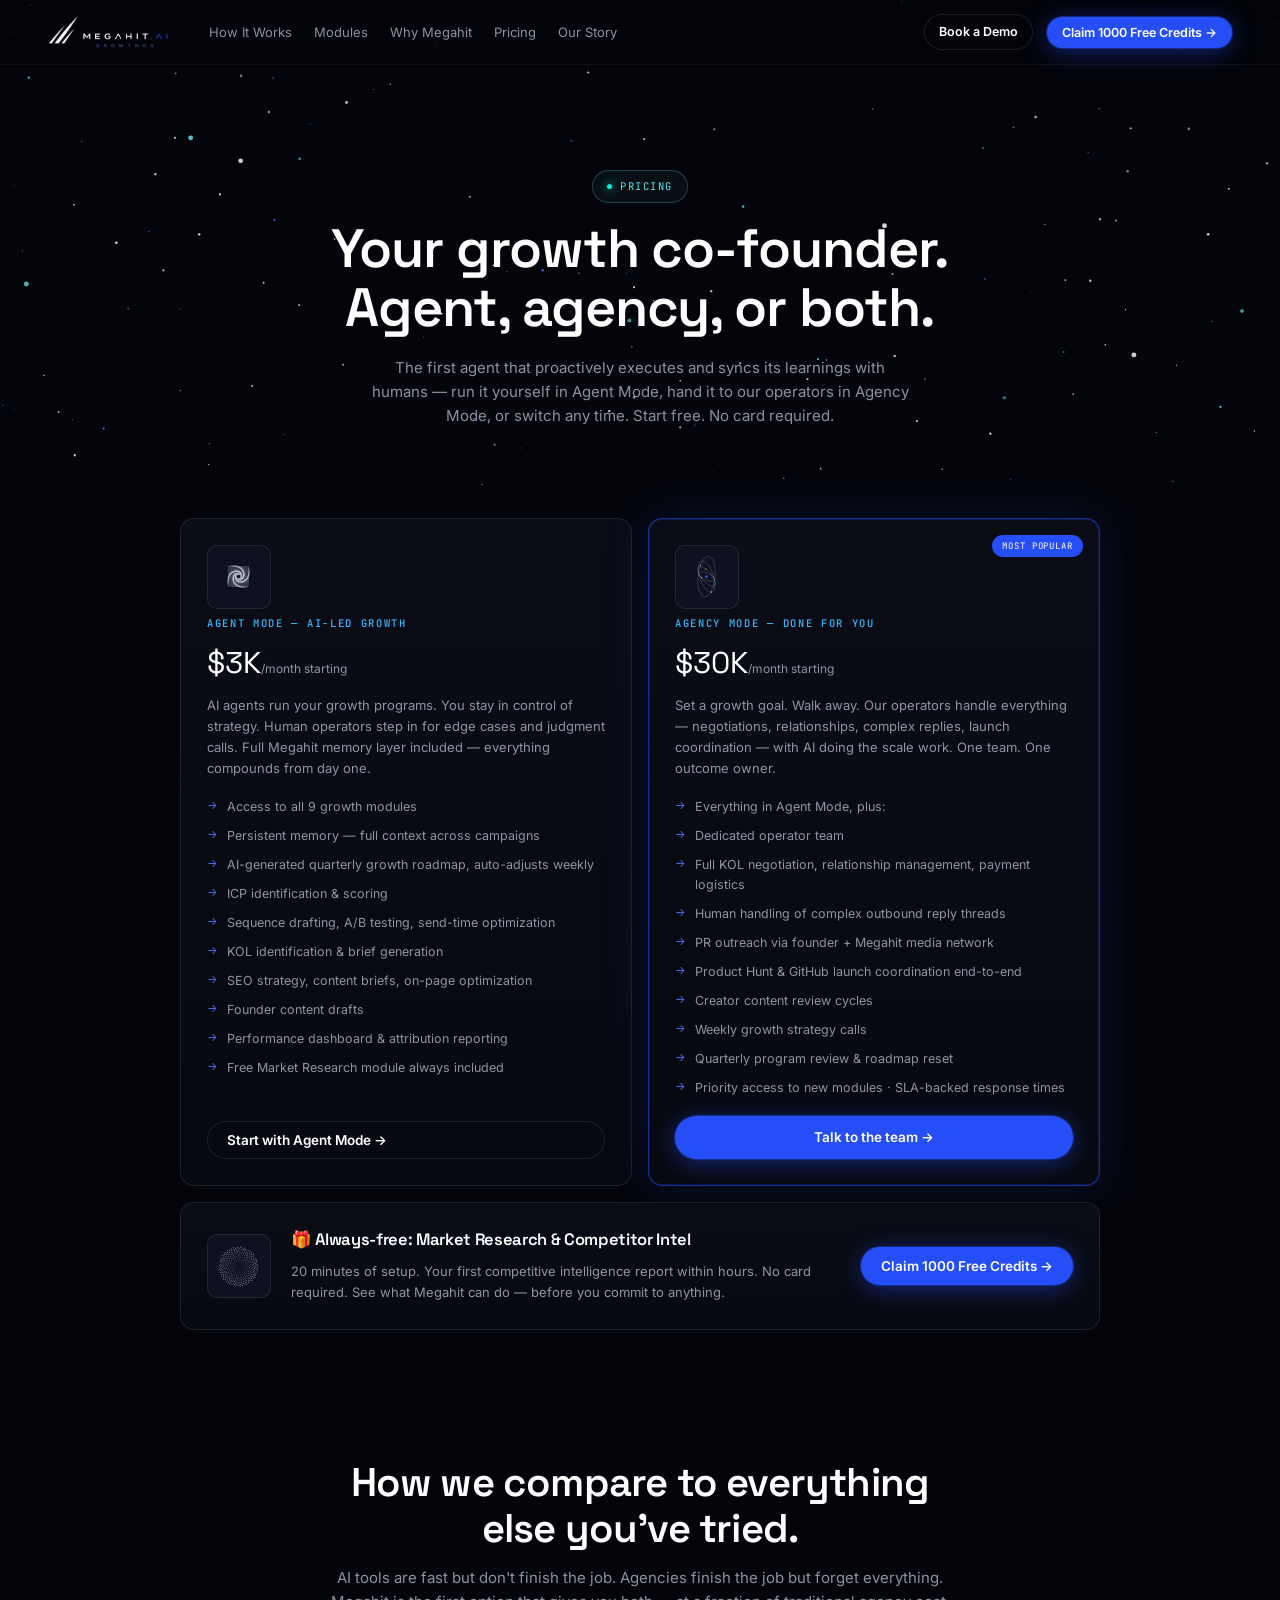
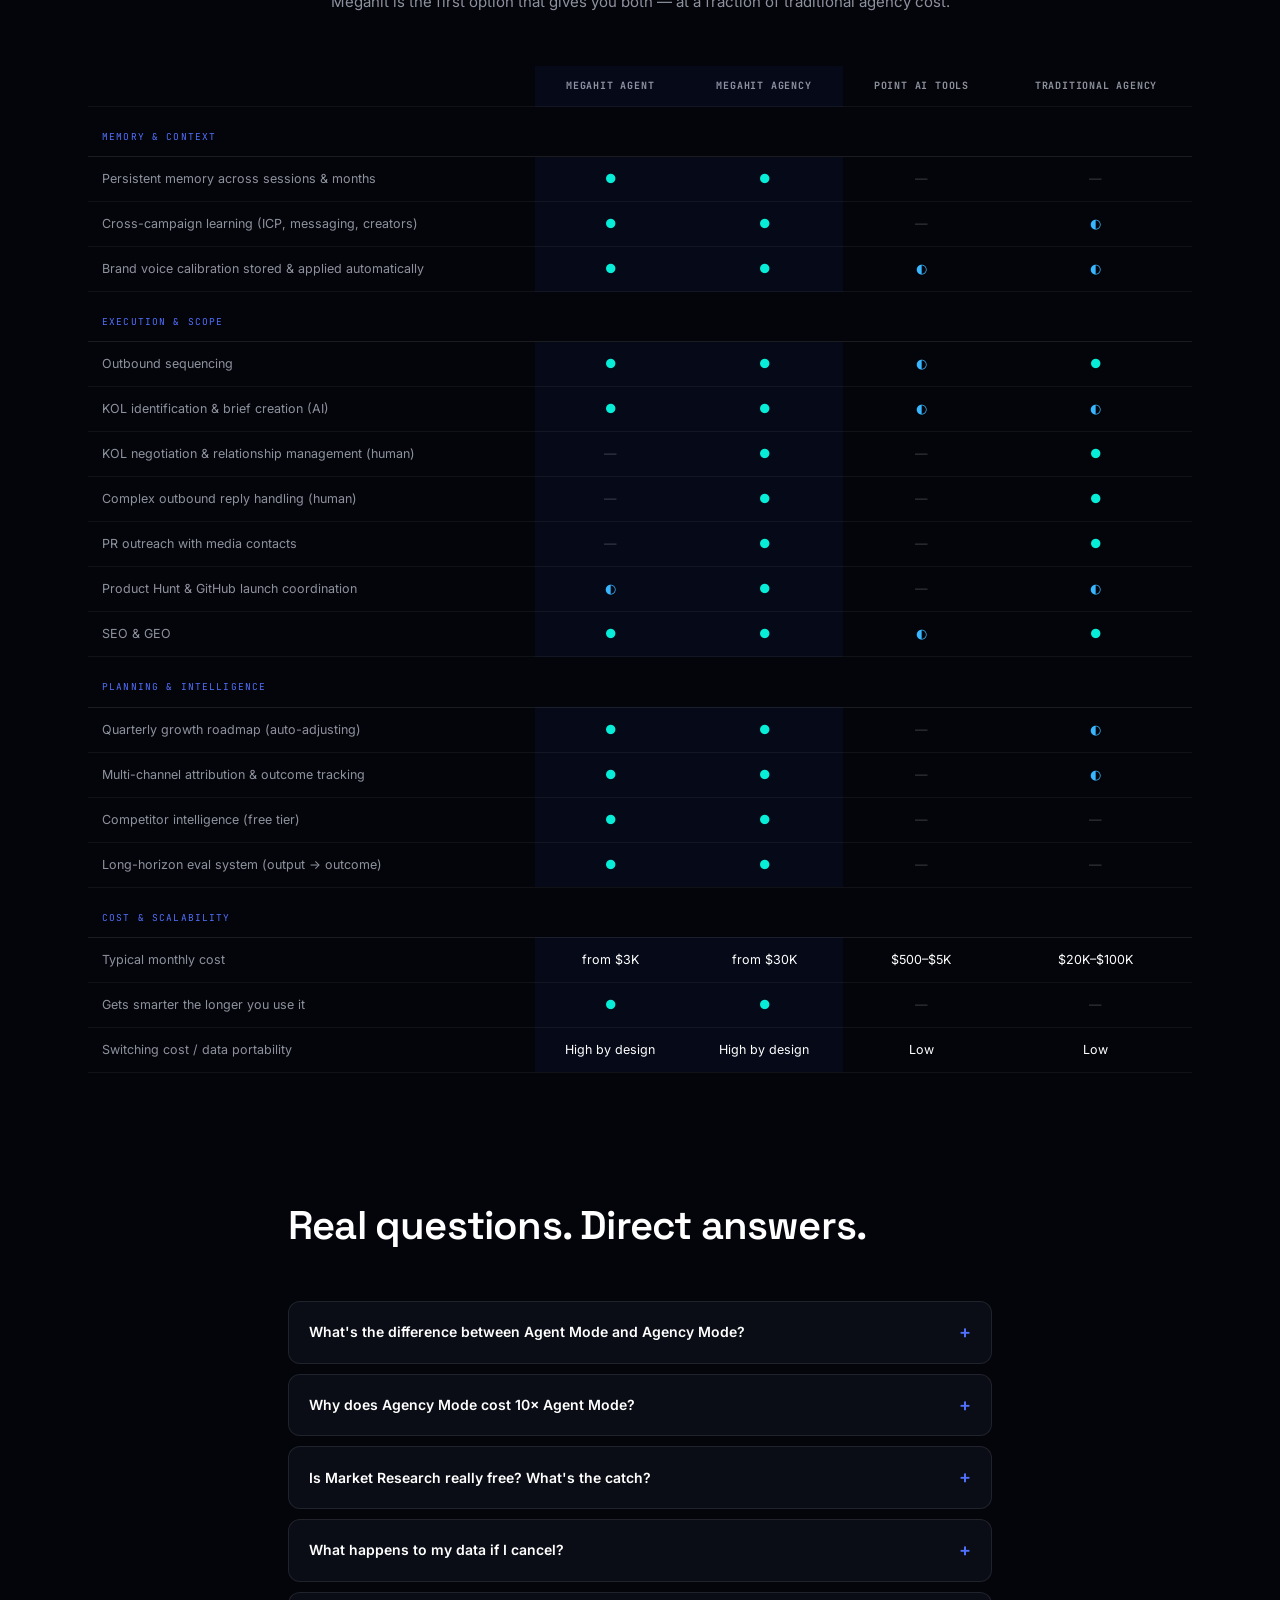
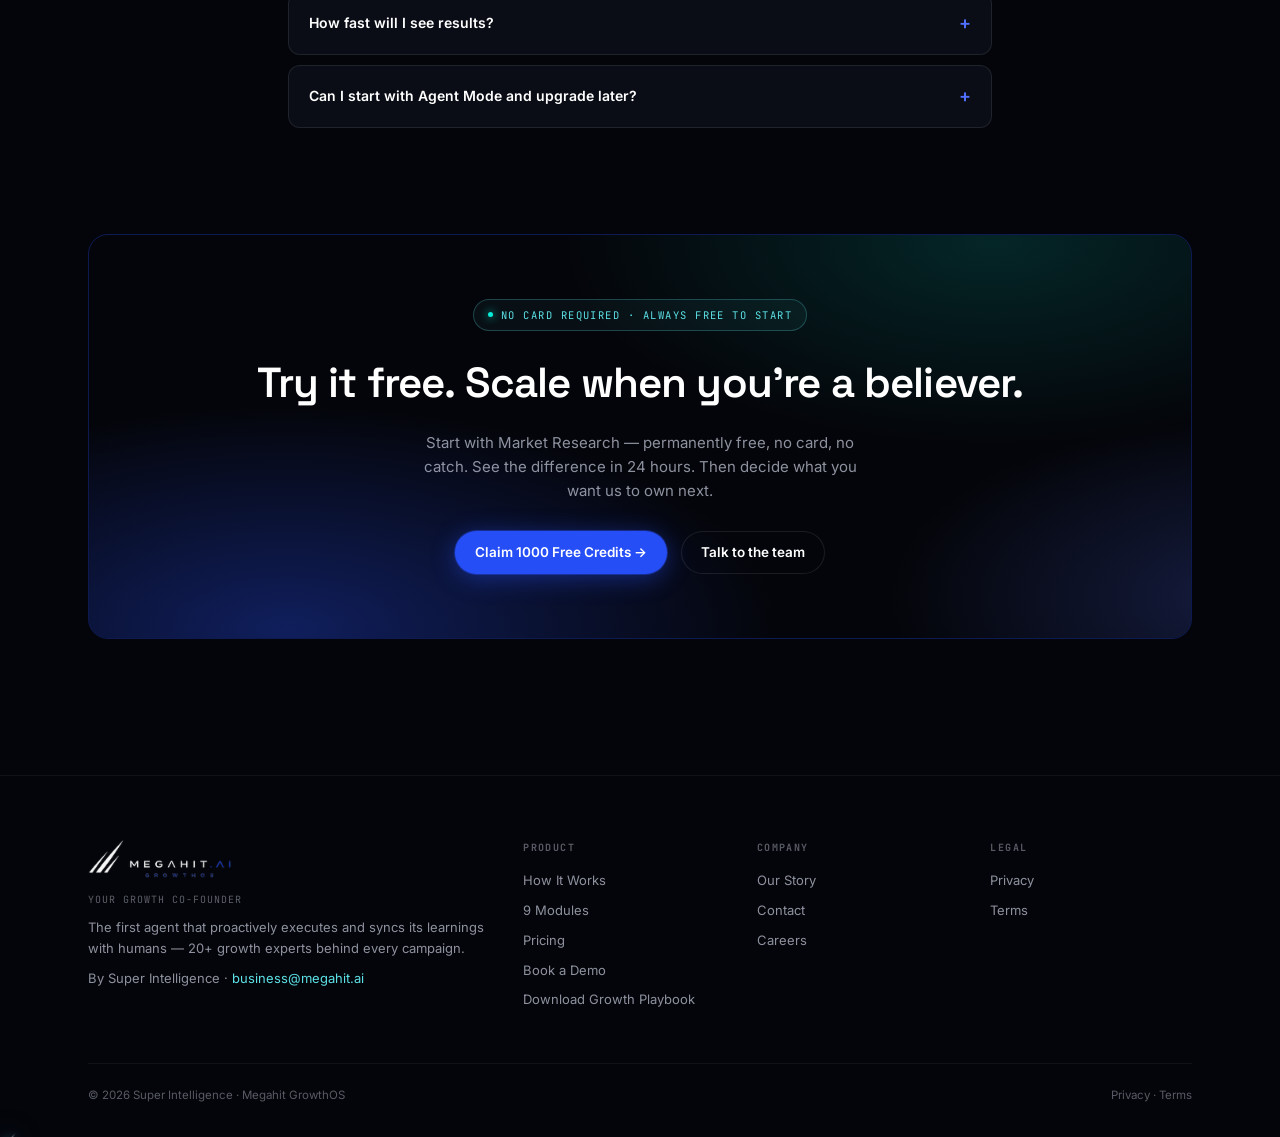
<file: pricing.html>
<!DOCTYPE html>
<html lang="en">
<head>
<title>Pricing — Megahit GrowthOS</title>
<meta name="description" content="Agent Mode from $3K/mo. Agency Mode from $30K/mo. Start free — no card required.">
<meta charset="UTF-8">
<!-- Google tag (gtag.js) -->
<script async src="https://www.googletagmanager.com/gtag/js?id=G-FRR3PME1TR"></script>
<script>
  window.dataLayer = window.dataLayer || [];
  function gtag(){dataLayer.push(arguments);}
  gtag('js', new Date());

  gtag('config', 'G-FRR3PME1TR');
</script>
<meta name="viewport" content="width=device-width, initial-scale=1.0">
<link rel="preconnect" href="https://fonts.googleapis.com">
<link href="https://fonts.googleapis.com/css2?family=Space+Grotesk:wght@400;500;600;700&family=Inter:wght@400;500;600&family=JetBrains+Mono:wght@400;500&display=swap" rel="stylesheet">
<link rel="stylesheet" href="assets/style.css">
</head>
<body>
<nav class="site-nav">
  <div class="nav-inner">
    <a href="/" class="nav-logo"><span data-logo="full" data-h="32"></span></a>
    <div class="nav-links">
      <a href="/#how">How It Works</a>
      <a href="/#modules">Modules</a>
      <a href="/#advantages">Why Megahit</a>
      <a href="/pricing">Pricing</a>
      <a href="/about">Our Story</a>
    </div>
    <div class="nav-actions">
      <a class="btn btn-ghost btn-sm" href="/demo">Book a Demo</a>
      <button class="btn btn-primary btn-sm" data-gate="A">Claim 1000 Free Credits →</button>
    </div>
    <button class="nav-toggle" aria-label="Menu">☰</button>
  </div>
</nav>
<header class="page-hero">
  <canvas id="stars"></canvas>
  <div class="wrap" style="position:relative;z-index:2">
    <span class="eyebrow"><span class="pulse-dot"></span>Pricing</span>
    <h1>Your growth co-founder.<br>Agent, agency, or both.</h1>
    <p class="subhead">The first agent that proactively executes and syncs its learnings with humans — run it yourself in Agent Mode, hand it to our operators in Agency Mode, or switch any time. Start free. No card required.</p>
  </div>
</header>
<section class="section" style="padding-top:30px">
  <div class="wrap">
    <div class="grid-2" style="max-width:920px;margin:0 auto">
      <div class="card tier reveal">
        <div class="symbol-tile"><svg data-sym="whirl"></svg></div>
        <span class="kicker">Agent Mode — AI-Led Growth</span>
        <div class="price">$3K<small>/month starting</small></div>
        <p style="font-size:13px;color:rgba(226,232,250,.62);margin-top:8px">AI agents run your growth programs. You stay in control of strategy. Human operators step in for edge cases and judgment calls. Full Megahit memory layer included — everything compounds from day one.</p>
        <ul>
          <li>Access to all 9 growth modules</li>
          <li>Persistent memory — full context across campaigns</li>
          <li>AI-generated quarterly growth roadmap, auto-adjusts weekly</li>
          <li>ICP identification &amp; scoring</li>
          <li>Sequence drafting, A/B testing, send-time optimization</li>
          <li>KOL identification &amp; brief generation</li>
          <li>SEO strategy, content briefs, on-page optimization</li>
          <li>Founder content drafts</li>
          <li>Performance dashboard &amp; attribution reporting</li>
          <li>Free Market Research module always included</li>
        </ul>
        <button class="btn btn-ghost" data-gate="A">Start with Agent Mode →</button>
      </div>
      <div class="card tier featured reveal d1">
        <span class="badge">Most Popular</span>
        <div class="symbol-tile"><svg data-sym="orbits"></svg></div>
        <span class="kicker">Agency Mode — Done For You</span>
        <div class="price">$30K<small>/month starting</small></div>
        <p style="font-size:13px;color:rgba(226,232,250,.62);margin-top:8px">Set a growth goal. Walk away. Our operators handle everything — negotiations, relationships, complex replies, launch coordination — with AI doing the scale work. One team. One outcome owner.</p>
        <ul>
          <li>Everything in Agent Mode, plus:</li>
          <li>Dedicated operator team</li>
          <li>Full KOL negotiation, relationship management, payment logistics</li>
          <li>Human handling of complex outbound reply threads</li>
          <li>PR outreach via founder + Megahit media network</li>
          <li>Product Hunt &amp; GitHub launch coordination end-to-end</li>
          <li>Creator content review cycles</li>
          <li>Weekly growth strategy calls</li>
          <li>Quarterly program review &amp; roadmap reset</li>
          <li>Priority access to new modules · SLA-backed response times</li>
        </ul>
        <a class="btn btn-primary" href="/demo" style="justify-content:center">Talk to the team →</a>
      </div>
    </div>
    <div class="card reveal" style="max-width:920px;margin:16px auto 0;display:flex;align-items:center;gap:20px;flex-wrap:wrap">
      <div class="symbol-tile" style="margin:0"><svg data-sym="dots"></svg></div>
      <div style="flex:1;min-width:260px">
        <h3 style="margin:0">🎁 Always-free: Market Research &amp; Competitor Intel</h3>
        <p>20 minutes of setup. Your first competitive intelligence report within hours. No card required. See what Megahit can do — before you commit to anything.</p>
      </div>
      <button class="btn btn-primary" data-gate="A">Claim 1000 Free Credits →</button>
    </div>
  </div>
</section>
<section class="section" style="padding-top:20px">
  <div class="wrap">
    <div class="section-head center reveal">
      <h2>How we compare to everything else you've tried.</h2>
      <p>AI tools are fast but don't finish the job. Agencies finish the job but forget everything. Megahit is the first option that gives you both — at a fraction of traditional agency cost.</p>
    </div>
    <div class="reveal" style="overflow-x:auto">
    <table class="compare">
      <tr><th></th><th class="hl">Megahit Agent</th><th class="hl">Megahit Agency</th><th>Point AI Tools</th><th>Traditional Agency</th></tr>
      <tr class="cat"><td colspan="5">Memory &amp; Context</td></tr>
      <tr><td>Persistent memory across sessions &amp; months</td><td class="hl yes">●</td><td class="hl yes">●</td><td class="no">—</td><td class="no">—</td></tr>
      <tr><td>Cross-campaign learning (ICP, messaging, creators)</td><td class="hl yes">●</td><td class="hl yes">●</td><td class="no">—</td><td class="part">◐</td></tr>
      <tr><td>Brand voice calibration stored &amp; applied automatically</td><td class="hl yes">●</td><td class="hl yes">●</td><td class="part">◐</td><td class="part">◐</td></tr>
      <tr class="cat"><td colspan="5">Execution &amp; Scope</td></tr>
      <tr><td>Outbound sequencing</td><td class="hl yes">●</td><td class="hl yes">●</td><td class="part">◐</td><td class="yes">●</td></tr>
      <tr><td>KOL identification &amp; brief creation (AI)</td><td class="hl yes">●</td><td class="hl yes">●</td><td class="part">◐</td><td class="part">◐</td></tr>
      <tr><td>KOL negotiation &amp; relationship management (human)</td><td class="hl no">—</td><td class="hl yes">●</td><td class="no">—</td><td class="yes">●</td></tr>
      <tr><td>Complex outbound reply handling (human)</td><td class="hl no">—</td><td class="hl yes">●</td><td class="no">—</td><td class="yes">●</td></tr>
      <tr><td>PR outreach with media contacts</td><td class="hl no">—</td><td class="hl yes">●</td><td class="no">—</td><td class="yes">●</td></tr>
      <tr><td>Product Hunt &amp; GitHub launch coordination</td><td class="hl part">◐</td><td class="hl yes">●</td><td class="no">—</td><td class="part">◐</td></tr>
      <tr><td>SEO &amp; GEO</td><td class="hl yes">●</td><td class="hl yes">●</td><td class="part">◐</td><td class="yes">●</td></tr>
      <tr class="cat"><td colspan="5">Planning &amp; Intelligence</td></tr>
      <tr><td>Quarterly growth roadmap (auto-adjusting)</td><td class="hl yes">●</td><td class="hl yes">●</td><td class="no">—</td><td class="part">◐</td></tr>
      <tr><td>Multi-channel attribution &amp; outcome tracking</td><td class="hl yes">●</td><td class="hl yes">●</td><td class="no">—</td><td class="part">◐</td></tr>
      <tr><td>Competitor intelligence (free tier)</td><td class="hl yes">●</td><td class="hl yes">●</td><td class="no">—</td><td class="no">—</td></tr>
      <tr><td>Long-horizon eval system (output → outcome)</td><td class="hl yes">●</td><td class="hl yes">●</td><td class="no">—</td><td class="no">—</td></tr>
      <tr class="cat"><td colspan="5">Cost &amp; Scalability</td></tr>
      <tr><td>Typical monthly cost</td><td class="hl">from $3K</td><td class="hl">from $30K</td><td>$500–$5K</td><td>$20K–$100K</td></tr>
      <tr><td>Gets smarter the longer you use it</td><td class="hl yes">●</td><td class="hl yes">●</td><td class="no">—</td><td class="no">—</td></tr>
      <tr><td>Switching cost / data portability</td><td class="hl">High by design</td><td class="hl">High by design</td><td>Low</td><td>Low</td></tr>
    </table>
    </div>
  </div>
</section>
<section class="section" style="padding-top:20px">
  <div class="wrap" style="max-width:760px">
    <div class="section-head reveal"><h2>Real questions. Direct answers.</h2></div>
    <div class="faq reveal">
      <details><summary>What's the difference between Agent Mode and Agency Mode?</summary><p>Agent Mode: AI leads, you supervise — humans step in on edge cases only, you're still in the driver's seat. Agency Mode: you set a goal, we deliver it — operators handle everything with AI doing the scale work, you check results not tasks.</p></details>
      <details><summary>Why does Agency Mode cost 10× Agent Mode?</summary><p>Because we own the outcome, not just the output. Traditional agencies charge $20K–$100K/month and still make you manage the work. We take it off your plate entirely — and we get smarter every month instead of resetting.</p></details>
      <details><summary>Is Market Research really free? What's the catch?</summary><p>Yes, permanently free — no card, no trial period. 20 minutes of setup, first report within hours.</p></details>
      <details><summary>What happens to my data if I cancel?</summary><p>Outputs and performance data remain accessible for 90 days and are exportable. The Megahit memory layer — ICP learnings, campaign history, creator relationships — is purpose-built for Megahit and doesn't port elsewhere; that's why month 6 is dramatically more valuable than month 1.</p></details>
      <details><summary>How fast will I see results?</summary><p>Outbound: reply rates/meetings visible within 2 weeks. KOL: attributed traffic/signups in 3–6 weeks. Market Research: same day. Performance improves significantly by month 3 as the system calibrates.</p></details>
      <details><summary>Can I start with Agent Mode and upgrade later?</summary><p>Yes — recommended path. Everything transfers seamlessly to Agency Mode when ready; no re-briefing.</p></details>
    </div>
  </div>
</section>
<section class="section" style="padding-top:0">
  <div class="wrap reveal"><div class="cta-band"><div class="glow"></div>
    <span class="eyebrow" style="position:relative"><span class="pulse-dot"></span>No card required · Always free to start</span>
    <h2 style="position:relative;margin-top:18px">Try it free. Scale when you're a believer.</h2>
    <p>Start with Market Research — permanently free, no card, no catch. See the difference in 24 hours. Then decide what you want us to own next.</p>
    <div class="row">
      <button class="btn btn-primary" data-gate="A">Claim 1000 Free Credits →</button>
      <a class="btn btn-ghost" href="/demo">Talk to the team</a>
    </div>
  </div></div>
</section>
<footer class="site-footer">
  <div class="wrap">
    <div class="footer-grid">
      <div>
        <span data-logo="full" data-h="38"></span>
        <p style="margin-top:14px;font-family:'JetBrains Mono';font-size:10px;letter-spacing:.1em;text-transform:uppercase;color:rgba(226,232,250,.4)">Your Growth Co-Founder</p>
        <p>The first agent that proactively executes and syncs its learnings with humans — 20+ growth experts behind every campaign.</p>
        <p>By Super Intelligence · <a href="mailto:business@megahit.ai" style="display:inline;color:#5ce1e6">business@megahit.ai</a></p>
      </div>
      <div>
        <h4>Product</h4>
        <a href="/#how">How It Works</a>
        <a href="/#modules">9 Modules</a>
        <a href="/pricing">Pricing</a>
        <a href="/demo">Book a Demo</a>
        <a href="#" data-gate="B">Download Growth Playbook</a>
      </div>
      <div>
        <h4>Company</h4>
        <a href="/about">Our Story</a>
        <a href="/contact">Contact</a>
        <a href="/careers">Careers</a>
      </div>
      <div>
        <h4>Legal</h4>
        <a href="/privacy">Privacy</a>
        <a href="/terms">Terms</a>
      </div>
    </div>
    <div class="footer-bottom">
      <span>© 2026 Super Intelligence · Megahit GrowthOS</span>
      <span><a href="/privacy">Privacy</a> · <a href="/terms">Terms</a></span>
    </div>
  </div>
</footer>
<script src="assets/site.js"></script>
</body></html>
</file>
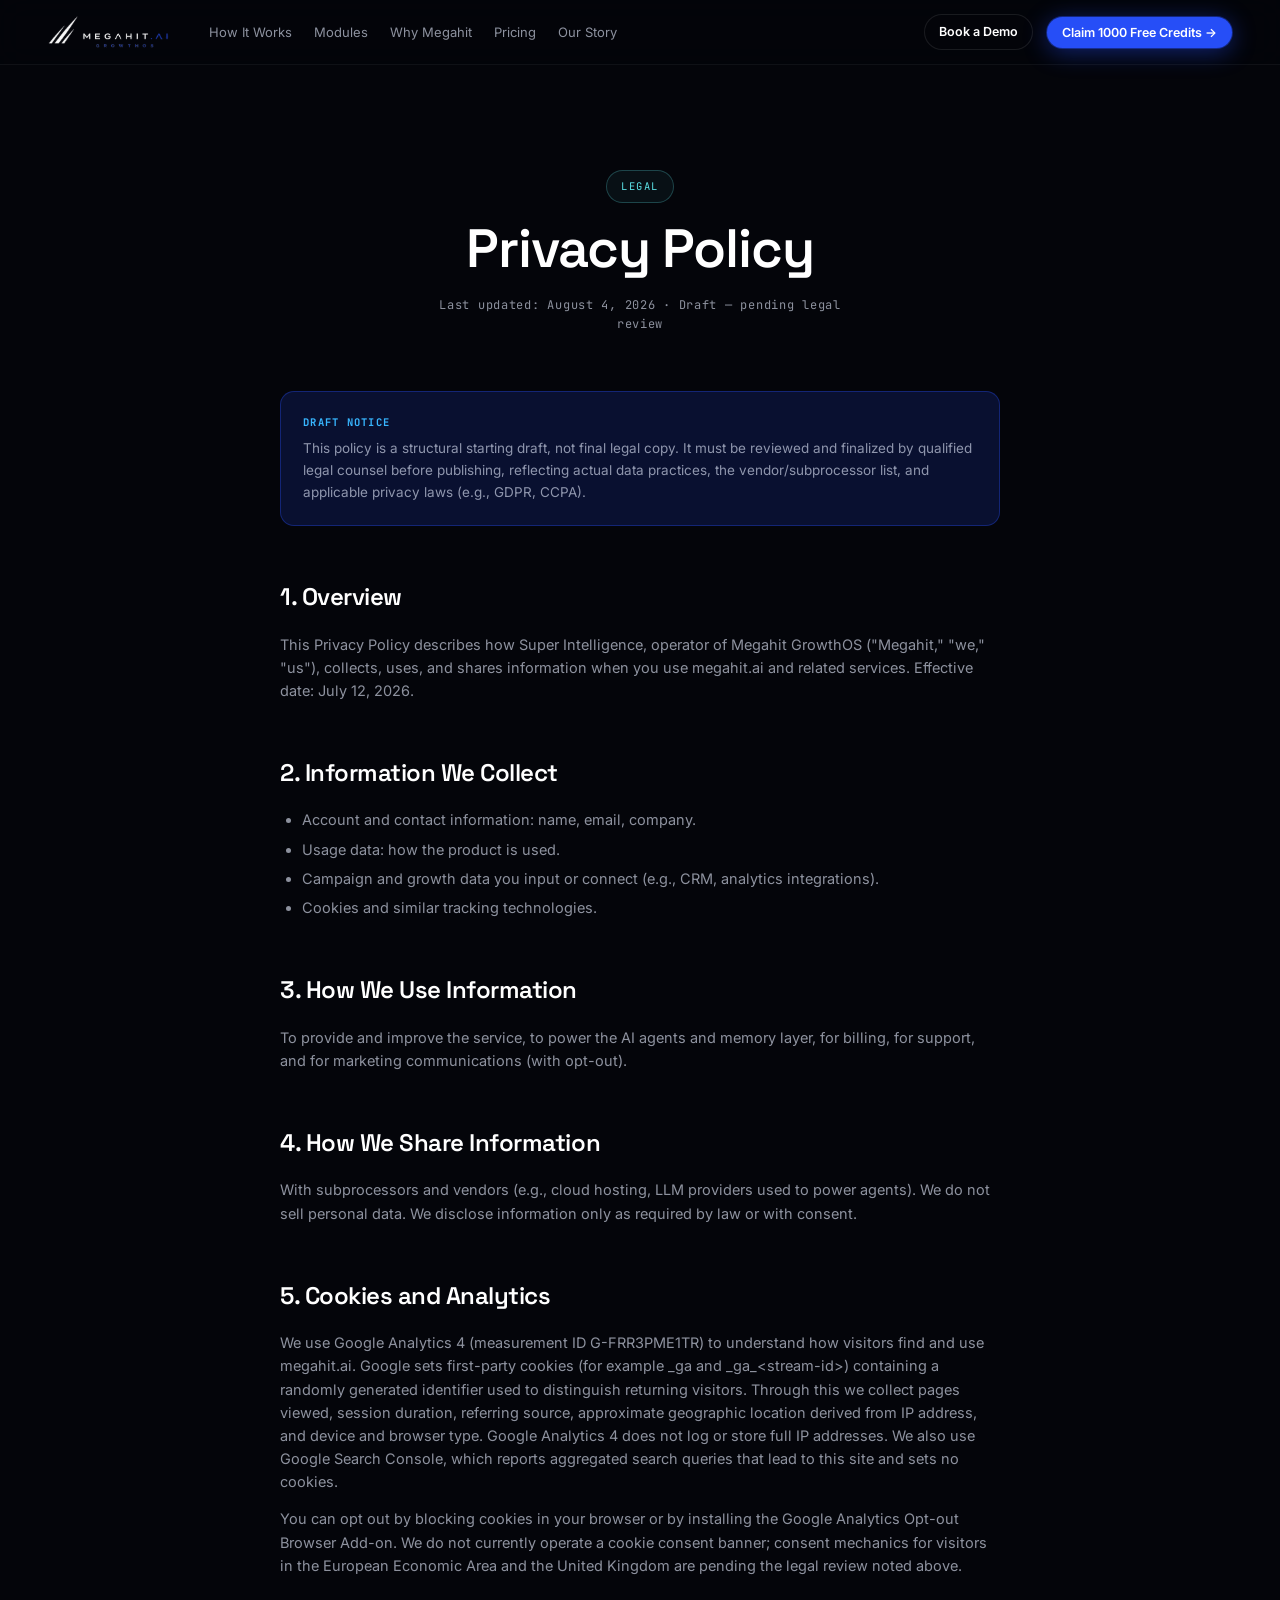
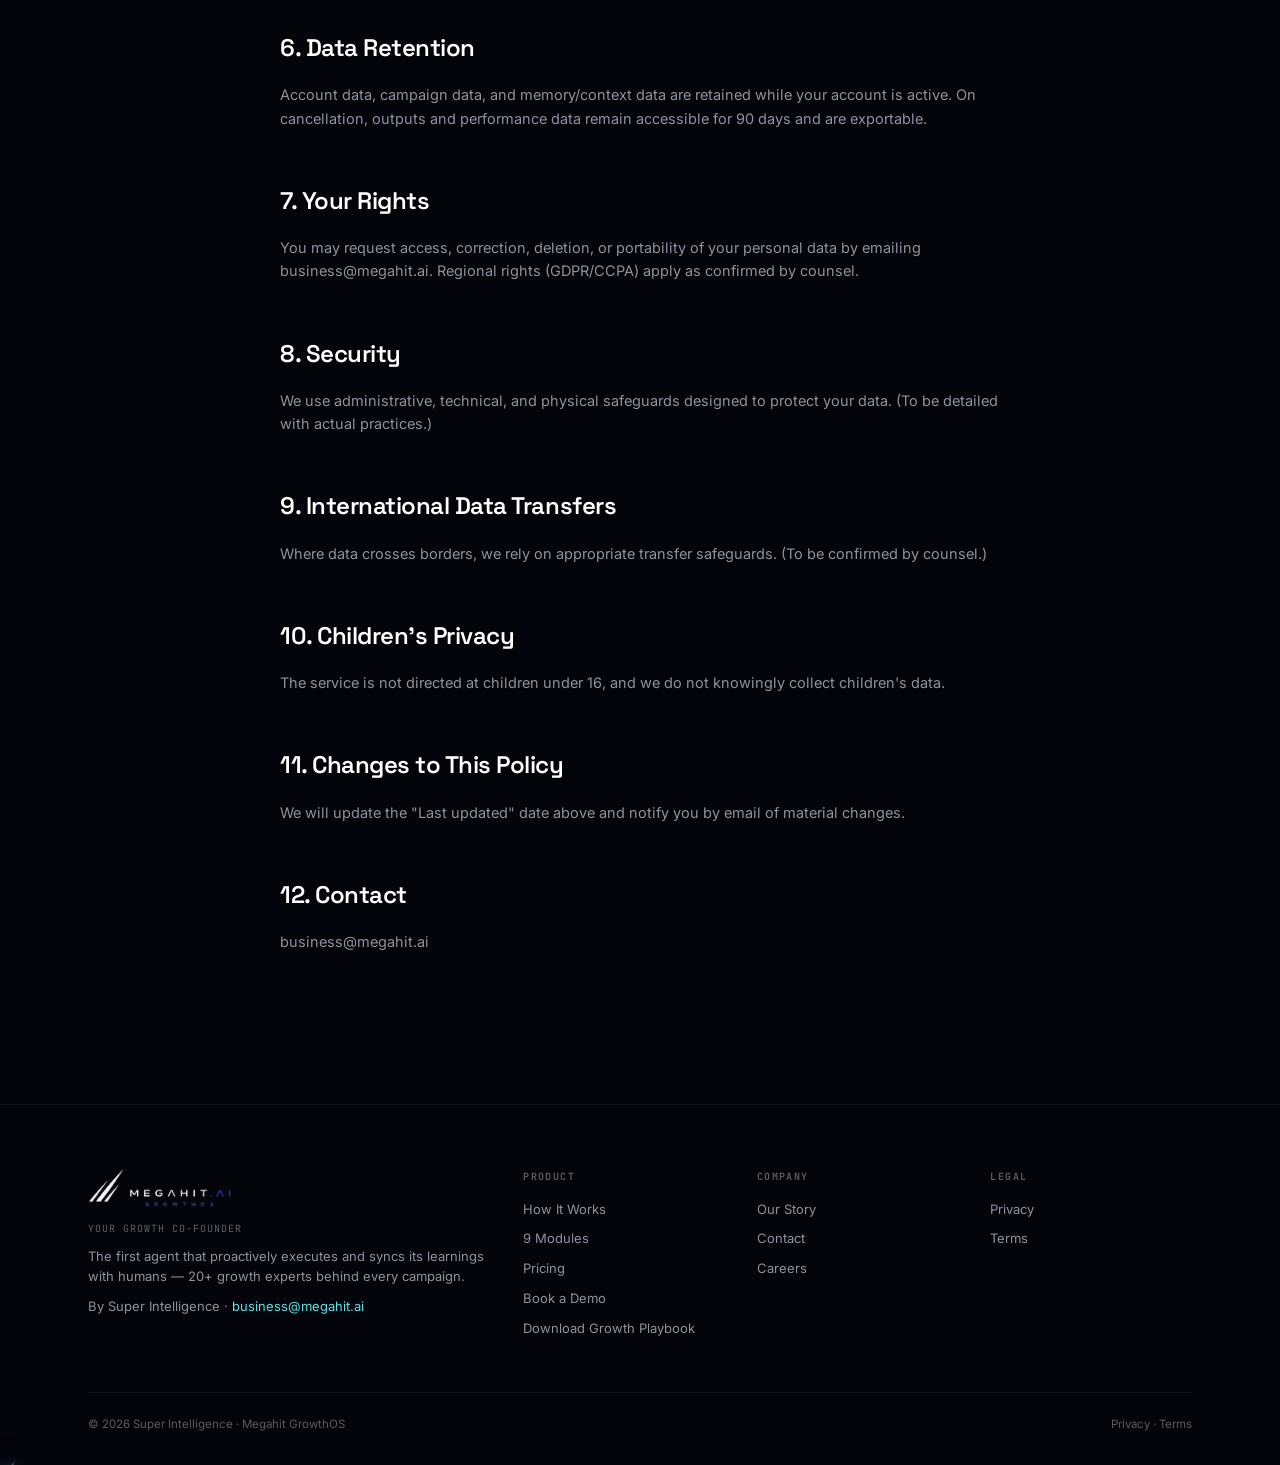
<file: privacy.html>
<!DOCTYPE html>
<html lang="en">
<head>
<title>Privacy Policy — Megahit GrowthOS</title>
<meta charset="UTF-8">
<!-- Google tag (gtag.js) -->
<script async src="https://www.googletagmanager.com/gtag/js?id=G-FRR3PME1TR"></script>
<script>
  window.dataLayer = window.dataLayer || [];
  function gtag(){dataLayer.push(arguments);}
  gtag('js', new Date());

  gtag('config', 'G-FRR3PME1TR');
</script>
<meta name="viewport" content="width=device-width, initial-scale=1.0">
<link rel="preconnect" href="https://fonts.googleapis.com">
<link href="https://fonts.googleapis.com/css2?family=Space+Grotesk:wght@400;500;600;700&family=Inter:wght@400;500;600&family=JetBrains+Mono:wght@400;500&display=swap" rel="stylesheet">
<link rel="stylesheet" href="assets/style.css">
</head>
<body>
<nav class="site-nav">
  <div class="nav-inner">
    <a href="/" class="nav-logo"><span data-logo="full" data-h="32"></span></a>
    <div class="nav-links">
      <a href="/#how">How It Works</a>
      <a href="/#modules">Modules</a>
      <a href="/#advantages">Why Megahit</a>
      <a href="/pricing">Pricing</a>
      <a href="/about">Our Story</a>
    </div>
    <div class="nav-actions">
      <a class="btn btn-ghost btn-sm" href="/demo">Book a Demo</a>
      <button class="btn btn-primary btn-sm" data-gate="A">Claim 1000 Free Credits →</button>
    </div>
    <button class="nav-toggle" aria-label="Menu">☰</button>
  </div>
</nav>
<header class="page-hero" style="padding-bottom:20px">
  <div class="wrap">
    <span class="eyebrow">Legal</span>
    <h1>Privacy Policy</h1>
    <p class="subhead" style="font-size:12px;font-family:'JetBrains Mono';letter-spacing:.06em">Last updated: August 4, 2026 · Draft — pending legal review</p>
  </div>
</header>
<div class="wrap prose section" style="padding-top:10px">
  <div class="callout"><h4>Draft Notice</h4><p>This policy is a structural starting draft, not final legal copy. It must be reviewed and finalized by qualified legal counsel before publishing, reflecting actual data practices, the vendor/subprocessor list, and applicable privacy laws (e.g., GDPR, CCPA).</p></div>
  <h2>1. Overview</h2><p>This Privacy Policy describes how Super Intelligence, operator of Megahit GrowthOS ("Megahit," "we," "us"), collects, uses, and shares information when you use megahit.ai and related services. Effective date: July 12, 2026.</p>
  <h2>2. Information We Collect</h2><ul><li>Account and contact information: name, email, company.</li><li>Usage data: how the product is used.</li><li>Campaign and growth data you input or connect (e.g., CRM, analytics integrations).</li><li>Cookies and similar tracking technologies.</li></ul>
  <h2>3. How We Use Information</h2><p>To provide and improve the service, to power the AI agents and memory layer, for billing, for support, and for marketing communications (with opt-out).</p>
  <h2>4. How We Share Information</h2><p>With subprocessors and vendors (e.g., cloud hosting, LLM providers used to power agents). We do not sell personal data. We disclose information only as required by law or with consent.</p>
  <h2>5. Cookies and Analytics</h2><p>We use Google Analytics 4 (measurement ID G-FRR3PME1TR) to understand how visitors find and use megahit.ai. Google sets first-party cookies (for example _ga and _ga_&lt;stream-id&gt;) containing a randomly generated identifier used to distinguish returning visitors. Through this we collect pages viewed, session duration, referring source, approximate geographic location derived from IP address, and device and browser type. Google Analytics 4 does not log or store full IP addresses. We also use Google Search Console, which reports aggregated search queries that lead to this site and sets no cookies.</p><p>You can opt out by blocking cookies in your browser or by installing the <a href="https://tools.google.com/dlpage/gaoptout" target="_blank" rel="noopener">Google Analytics Opt-out Browser Add-on</a>. We do not currently operate a cookie consent banner; consent mechanics for visitors in the European Economic Area and the United Kingdom are pending the legal review noted above.</p>
  <h2>6. Data Retention</h2><p>Account data, campaign data, and memory/context data are retained while your account is active. On cancellation, outputs and performance data remain accessible for 90 days and are exportable.</p>
  <h2>7. Your Rights</h2><p>You may request access, correction, deletion, or portability of your personal data by emailing business@megahit.ai. Regional rights (GDPR/CCPA) apply as confirmed by counsel.</p>
  <h2>8. Security</h2><p>We use administrative, technical, and physical safeguards designed to protect your data. (To be detailed with actual practices.)</p>
  <h2>9. International Data Transfers</h2><p>Where data crosses borders, we rely on appropriate transfer safeguards. (To be confirmed by counsel.)</p>
  <h2>10. Children's Privacy</h2><p>The service is not directed at children under 16, and we do not knowingly collect children's data.</p>
  <h2>11. Changes to This Policy</h2><p>We will update the "Last updated" date above and notify you by email of material changes.</p>
  <h2>12. Contact</h2><p>business@megahit.ai</p>
</div>
<footer class="site-footer">
  <div class="wrap">
    <div class="footer-grid">
      <div>
        <span data-logo="full" data-h="38"></span>
        <p style="margin-top:14px;font-family:'JetBrains Mono';font-size:10px;letter-spacing:.1em;text-transform:uppercase;color:rgba(226,232,250,.4)">Your Growth Co-Founder</p>
        <p>The first agent that proactively executes and syncs its learnings with humans — 20+ growth experts behind every campaign.</p>
        <p>By Super Intelligence · <a href="mailto:business@megahit.ai" style="display:inline;color:#5ce1e6">business@megahit.ai</a></p>
      </div>
      <div>
        <h4>Product</h4>
        <a href="/#how">How It Works</a>
        <a href="/#modules">9 Modules</a>
        <a href="/pricing">Pricing</a>
        <a href="/demo">Book a Demo</a>
        <a href="#" data-gate="B">Download Growth Playbook</a>
      </div>
      <div>
        <h4>Company</h4>
        <a href="/about">Our Story</a>
        <a href="/contact">Contact</a>
        <a href="/careers">Careers</a>
      </div>
      <div>
        <h4>Legal</h4>
        <a href="/privacy">Privacy</a>
        <a href="/terms">Terms</a>
      </div>
    </div>
    <div class="footer-bottom">
      <span>© 2026 Super Intelligence · Megahit GrowthOS</span>
      <span><a href="/privacy">Privacy</a> · <a href="/terms">Terms</a></span>
    </div>
  </div>
</footer>
<script src="assets/site.js"></script>
</body></html>
</file>
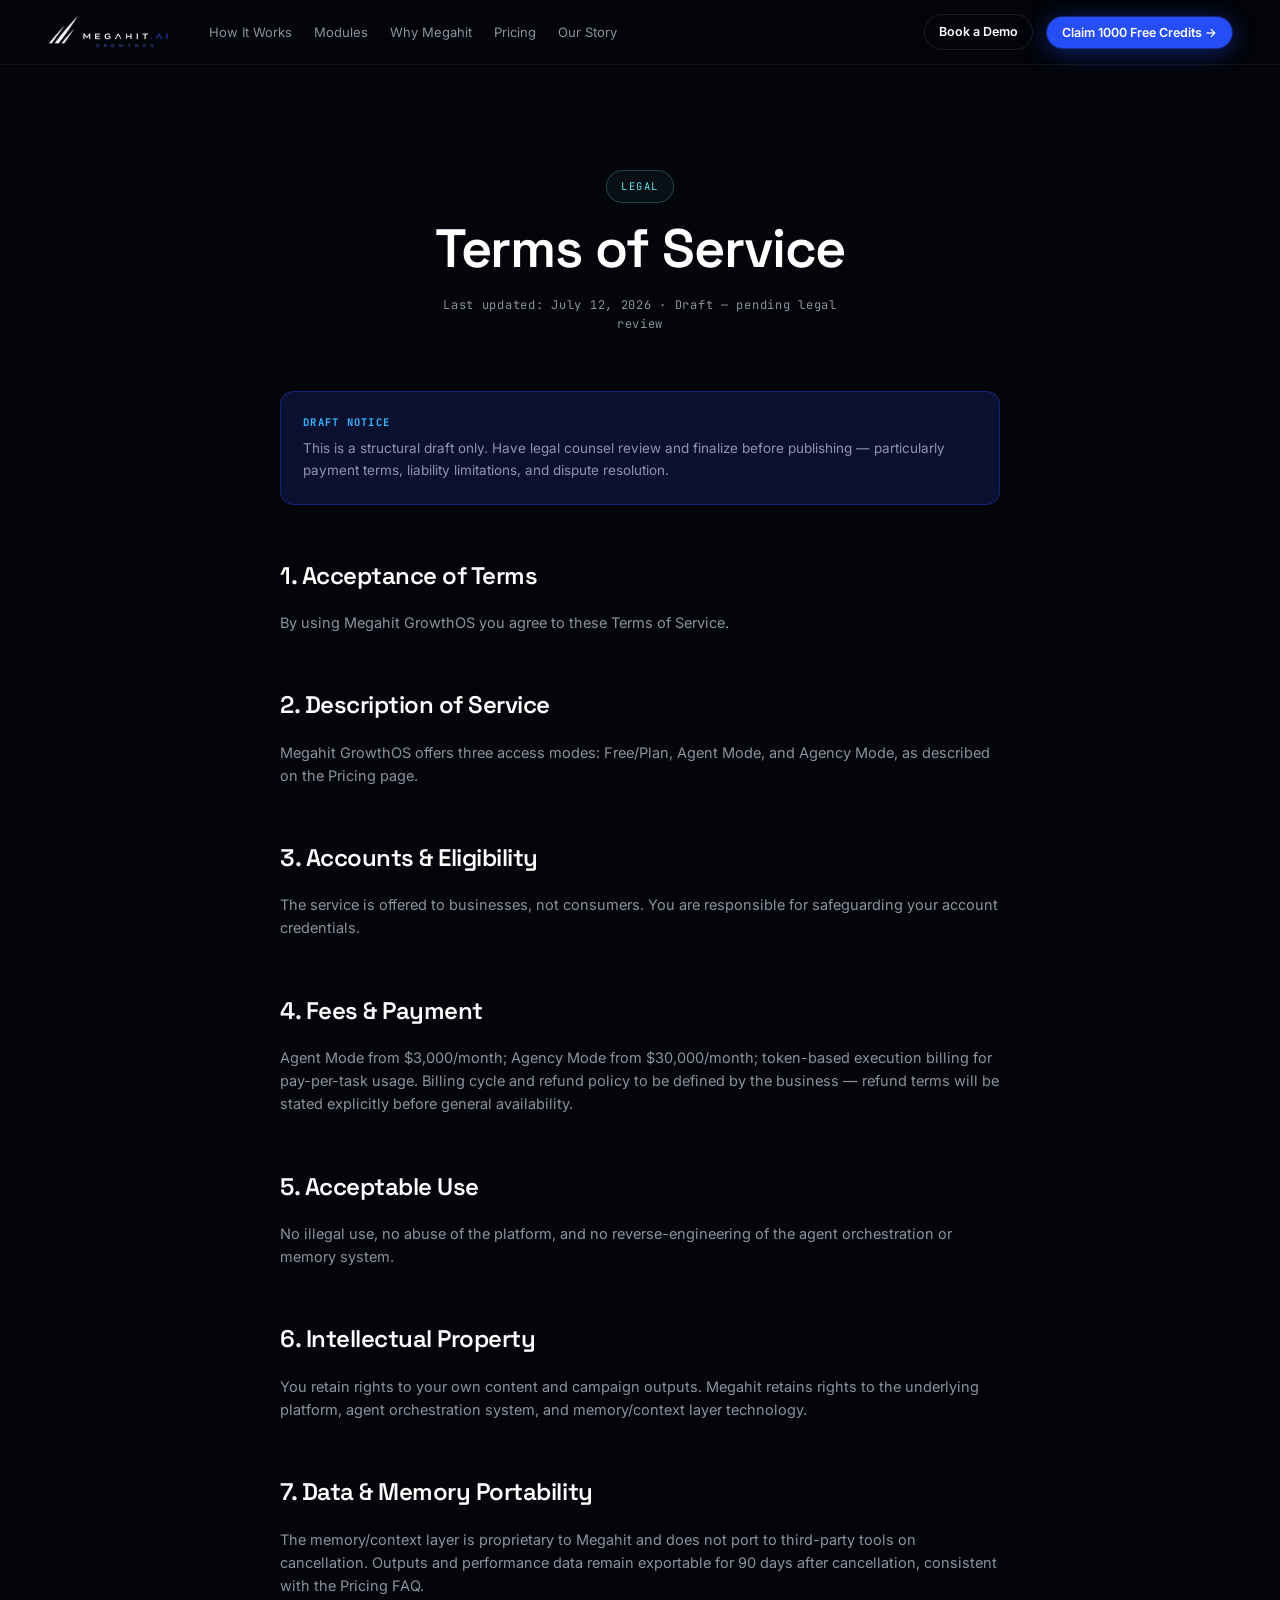
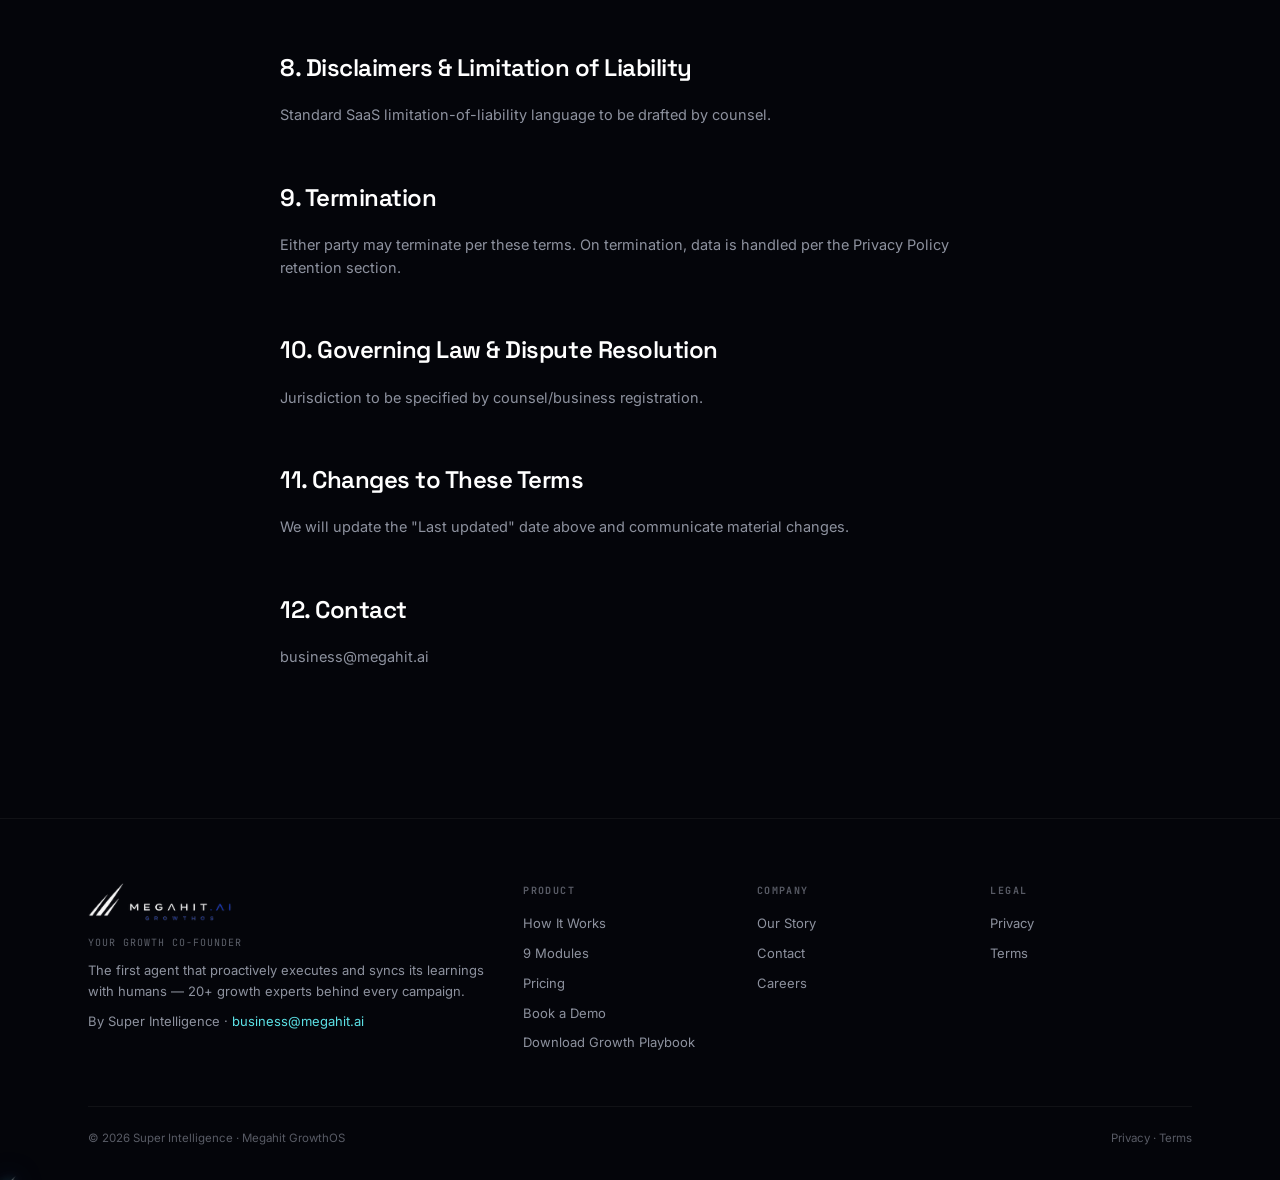
<file: terms.html>
<!DOCTYPE html>
<html lang="en">
<head>
<title>Terms of Service — Megahit GrowthOS</title>
<meta charset="UTF-8">
<!-- Google tag (gtag.js) -->
<script async src="https://www.googletagmanager.com/gtag/js?id=G-FRR3PME1TR"></script>
<script>
  window.dataLayer = window.dataLayer || [];
  function gtag(){dataLayer.push(arguments);}
  gtag('js', new Date());

  gtag('config', 'G-FRR3PME1TR');
</script>
<meta name="viewport" content="width=device-width, initial-scale=1.0">
<link rel="preconnect" href="https://fonts.googleapis.com">
<link href="https://fonts.googleapis.com/css2?family=Space+Grotesk:wght@400;500;600;700&family=Inter:wght@400;500;600&family=JetBrains+Mono:wght@400;500&display=swap" rel="stylesheet">
<link rel="stylesheet" href="assets/style.css">
</head>
<body>
<nav class="site-nav">
  <div class="nav-inner">
    <a href="/" class="nav-logo"><span data-logo="full" data-h="32"></span></a>
    <div class="nav-links">
      <a href="/#how">How It Works</a>
      <a href="/#modules">Modules</a>
      <a href="/#advantages">Why Megahit</a>
      <a href="/pricing">Pricing</a>
      <a href="/about">Our Story</a>
    </div>
    <div class="nav-actions">
      <a class="btn btn-ghost btn-sm" href="/demo">Book a Demo</a>
      <button class="btn btn-primary btn-sm" data-gate="A">Claim 1000 Free Credits →</button>
    </div>
    <button class="nav-toggle" aria-label="Menu">☰</button>
  </div>
</nav>
<header class="page-hero" style="padding-bottom:20px">
  <div class="wrap">
    <span class="eyebrow">Legal</span>
    <h1>Terms of Service</h1>
    <p class="subhead" style="font-size:12px;font-family:'JetBrains Mono';letter-spacing:.06em">Last updated: July 12, 2026 · Draft — pending legal review</p>
  </div>
</header>
<div class="wrap prose section" style="padding-top:10px">
  <div class="callout"><h4>Draft Notice</h4><p>This is a structural draft only. Have legal counsel review and finalize before publishing — particularly payment terms, liability limitations, and dispute resolution.</p></div>
  <h2>1. Acceptance of Terms</h2><p>By using Megahit GrowthOS you agree to these Terms of Service.</p>
  <h2>2. Description of Service</h2><p>Megahit GrowthOS offers three access modes: Free/Plan, Agent Mode, and Agency Mode, as described on the Pricing page.</p>
  <h2>3. Accounts &amp; Eligibility</h2><p>The service is offered to businesses, not consumers. You are responsible for safeguarding your account credentials.</p>
  <h2>4. Fees &amp; Payment</h2><p>Agent Mode from $3,000/month; Agency Mode from $30,000/month; token-based execution billing for pay-per-task usage. Billing cycle and refund policy to be defined by the business — refund terms will be stated explicitly before general availability.</p>
  <h2>5. Acceptable Use</h2><p>No illegal use, no abuse of the platform, and no reverse-engineering of the agent orchestration or memory system.</p>
  <h2>6. Intellectual Property</h2><p>You retain rights to your own content and campaign outputs. Megahit retains rights to the underlying platform, agent orchestration system, and memory/context layer technology.</p>
  <h2>7. Data &amp; Memory Portability</h2><p>The memory/context layer is proprietary to Megahit and does not port to third-party tools on cancellation. Outputs and performance data remain exportable for 90 days after cancellation, consistent with the Pricing FAQ.</p>
  <h2>8. Disclaimers &amp; Limitation of Liability</h2><p>Standard SaaS limitation-of-liability language to be drafted by counsel.</p>
  <h2>9. Termination</h2><p>Either party may terminate per these terms. On termination, data is handled per the Privacy Policy retention section.</p>
  <h2>10. Governing Law &amp; Dispute Resolution</h2><p>Jurisdiction to be specified by counsel/business registration.</p>
  <h2>11. Changes to These Terms</h2><p>We will update the "Last updated" date above and communicate material changes.</p>
  <h2>12. Contact</h2><p>business@megahit.ai</p>
</div>
<footer class="site-footer">
  <div class="wrap">
    <div class="footer-grid">
      <div>
        <span data-logo="full" data-h="38"></span>
        <p style="margin-top:14px;font-family:'JetBrains Mono';font-size:10px;letter-spacing:.1em;text-transform:uppercase;color:rgba(226,232,250,.4)">Your Growth Co-Founder</p>
        <p>The first agent that proactively executes and syncs its learnings with humans — 20+ growth experts behind every campaign.</p>
        <p>By Super Intelligence · <a href="mailto:business@megahit.ai" style="display:inline;color:#5ce1e6">business@megahit.ai</a></p>
      </div>
      <div>
        <h4>Product</h4>
        <a href="/#how">How It Works</a>
        <a href="/#modules">9 Modules</a>
        <a href="/pricing">Pricing</a>
        <a href="/demo">Book a Demo</a>
        <a href="#" data-gate="B">Download Growth Playbook</a>
      </div>
      <div>
        <h4>Company</h4>
        <a href="/about">Our Story</a>
        <a href="/contact">Contact</a>
        <a href="/careers">Careers</a>
      </div>
      <div>
        <h4>Legal</h4>
        <a href="/privacy">Privacy</a>
        <a href="/terms">Terms</a>
      </div>
    </div>
    <div class="footer-bottom">
      <span>© 2026 Super Intelligence · Megahit GrowthOS</span>
      <span><a href="/privacy">Privacy</a> · <a href="/terms">Terms</a></span>
    </div>
  </div>
</footer>
<script src="assets/site.js"></script>
</body></html>
</file>
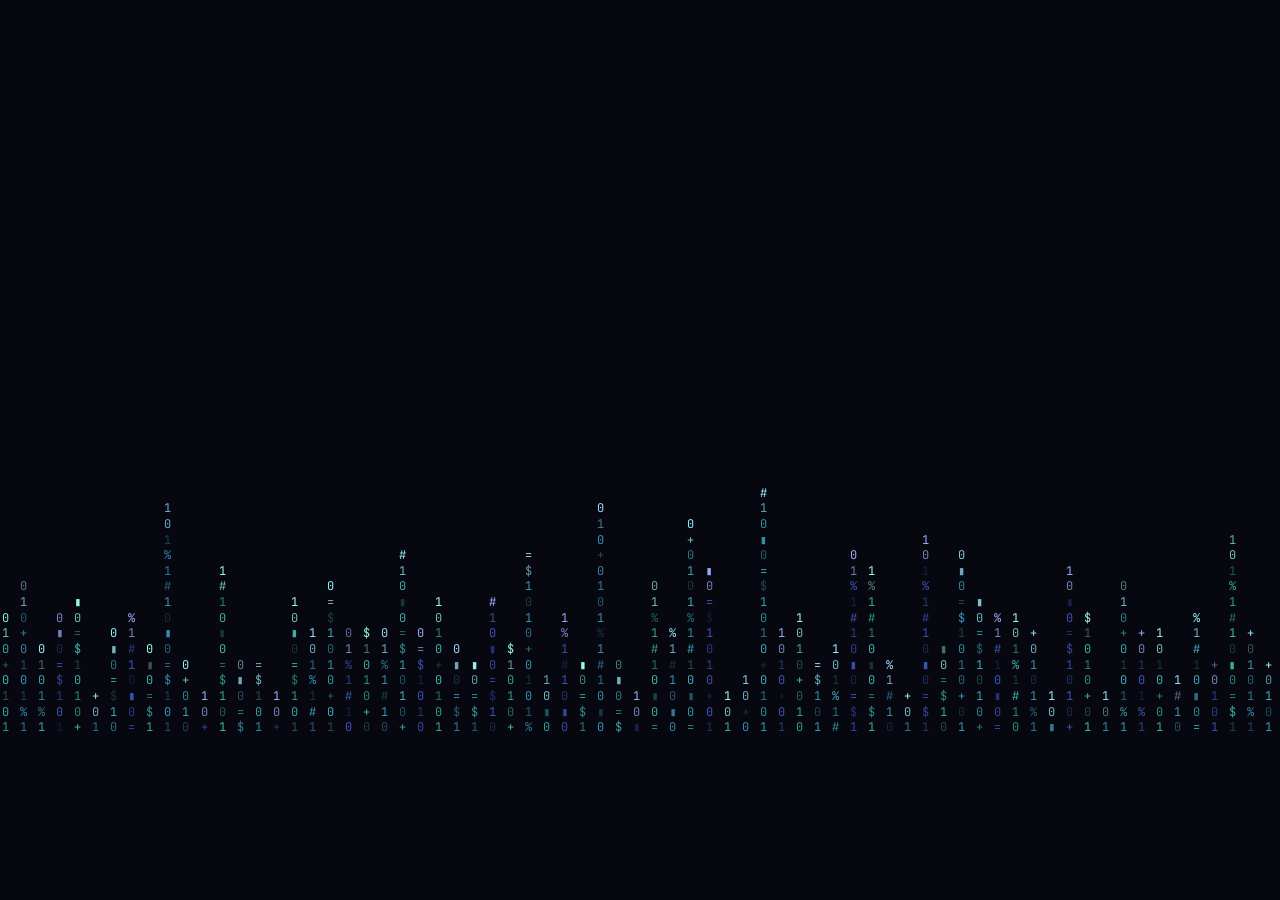
<file: assets/dashboard.html>
<!DOCTYPE html>
<html lang="en">
<head>
<meta charset="UTF-8">
<meta name="viewport" content="width=device-width, initial-scale=1.0">
<!-- ============================================================
     Megahit GrowthOS — Campaign Analytics (dark mode)
     Dark rebuild of the "Foxstock" glass dashboard reference:
     top icon-nav shell, big line+activity chart with tooltip,
     range pills, then a 4-column card row (campaigns / budget /
     snapshot gauge / channel watchlist). Growth content.
     ============================================================ -->
<title>Megahit — Campaign Analytics</title>
<link rel="preconnect" href="https://fonts.googleapis.com">
<link href="https://fonts.googleapis.com/css2?family=DM+Sans:opsz,wght@9..40,400;9..40,500;9..40,600;9..40,700&family=JetBrains+Mono:wght@400&display=swap" rel="stylesheet">
<style>
  :root {
    --bg: #07080f;
    --shell: rgba(17,19,32,.72);
    --card: rgba(255,255,255,.035);
    --card-in: rgba(255,255,255,.05);
    --stroke: rgba(255,255,255,.08);
    --ink: rgba(255,255,255,.92);
    --dim: #8a93a8;
    --faint: #5c6478;
    --blue: #264ef7;
    --sky: #38b6ff;
    --cyan: #5ce1e6;
    --mint: #07eda1;
    --red: #ff5c7a;
  }
  * { margin: 0; padding: 0; box-sizing: border-box; }
  body {
    font-family: 'DM Sans', sans-serif; color: var(--ink);
    background: transparent;
    padding: 2px;
    position: relative; overflow-x: hidden;
  }
  /* ambient nebula backdrop (dark echo of the reference's soft sky) */
  body::before, body::after {
    content: ''; position: fixed; z-index: 0; border-radius: 50%;
    filter: blur(90px); pointer-events: none;
  }
  body::before { width: 560px; height: 420px; left: -160px; top: 8%;  background: rgba(38,78,247,.16); }
  body::after  { width: 520px; height: 440px; right: -140px; bottom: 4%; background: rgba(7,237,216,.08); }

  .shell {
    position: relative; z-index: 1;
    width: min(1240px, 100%);
    margin: 0 auto;
    background: var(--shell);
    border: 1px solid var(--stroke);
    border-radius: 26px;
    backdrop-filter: blur(20px);
    box-shadow: 0 30px 90px rgba(0,0,0,.55), inset 0 1px 0 rgba(255,255,255,.06);
    padding: 18px 26px 26px;
  }

  /* ---------------- top bar ---------------- */
  .topbar { display: flex; align-items: center; gap: 18px; padding: 6px 2px 16px; border-bottom: 1px solid var(--stroke); }
  .logo img { height: 38px; display: block; }
  .menu { display: flex; gap: 4px; margin: 0 auto; }
  .menu a {
    display: flex; align-items: center; gap: 7px;
    font-size: 11px; color: var(--dim); text-decoration: none;
    padding: 8px 12px; border-radius: 10px; white-space: nowrap;
  }
  .menu a svg { width: 14px; height: 14px; stroke: currentColor; fill: none; stroke-width: 1.6; }
  .menu a.active { color: var(--ink); background: var(--card-in); border: 1px solid var(--stroke); }
  .menu a:hover { color: var(--ink); }
  .top-actions { display: flex; align-items: center; gap: 10px; }
  .icon-btn {
    width: 32px; height: 32px; border-radius: 50%;
    background: var(--card-in); border: 1px solid var(--stroke);
    display: grid; place-items: center; cursor: pointer; color: var(--dim);
  }
  .icon-btn svg { width: 14px; height: 14px; stroke: currentColor; fill: none; stroke-width: 1.7; }
  .avatar {
    width: 32px; height: 32px; border-radius: 50%;
    background: linear-gradient(135deg, var(--blue), var(--cyan));
    display: grid; place-items: center;
    font-family: 'DM Sans'; font-size: 12px; font-weight: 600; color: #fff;
  }

  /* ---------------- header row ---------------- */
  .head { display: flex; align-items: flex-end; justify-content: space-between; padding: 20px 4px 6px; }
  .head h1 { font-family: 'DM Sans'; font-size: 19px; font-weight: 600; letter-spacing: -.01em; }
  .head .sub { font-size: 10.5px; color: var(--faint); margin-top: 2px; }
  .ranges {
    display: flex; gap: 2px; align-items: center;
    background: var(--card-in); border: 1px solid var(--stroke);
    border-radius: 999px; padding: 3px;
    font-family: 'DM Sans', sans-serif; font-size: 9.5px; color: var(--faint);
  }
  .ranges span { padding: 5px 10px; border-radius: 999px; cursor: pointer; }
  .ranges span.on { background: var(--blue); color: #fff; box-shadow: 0 0 14px rgba(38,78,247,.5); }
  .ranges span:hover:not(.on) { color: var(--ink); }

  /* ---------------- main chart ---------------- */
  .chart-wrap { position: relative; padding: 6px 0 0; }
  #chart { width: 100%; height: 320px; display: block; }
  .tooltip {
    position: absolute; z-index: 2; pointer-events: none;
    background: rgba(20,23,40,.92); border: 1px solid var(--stroke);
    border-radius: 12px; padding: 10px 13px;
    backdrop-filter: blur(8px);
    box-shadow: 0 10px 30px rgba(0,0,0,.5);
    font-size: 10px; color: var(--dim); white-space: nowrap;
    transform: translate(-50%, -120%);
  }
  .tooltip b { display: block; font-family: 'DM Sans'; font-size: 13px; color: var(--ink); font-weight: 600; margin-top: 2px; }
  .tooltip .hl { display: flex; gap: 14px; margin-top: 6px; }
  .tooltip .hl i { font-style: normal; display: block; font-size: 9px; color: var(--faint); }
  .tooltip .hl b { font-size: 11px; margin-top: 1px; }
  .scrub {
    height: 6px; margin: 10px 40px 0 46px; border-radius: 999px; background: var(--card-in);
    position: relative;
  }
  .scrub i {
    position: absolute; top: 0; left: 34%; width: 26%; height: 100%; border-radius: 999px;
    background: rgba(255,255,255,.18);
  }
  .times {
    display: flex; justify-content: space-between; margin: 8px 40px 0 46px;
    font-family: 'DM Sans', sans-serif; font-size: 8.5px; color: var(--faint);
  }

  /* ---------------- card row ---------------- */
  .grid {
    display: grid; grid-template-columns: 1.15fr 1fr 1fr 1fr; gap: 14px; margin-top: 20px;
  }
  .card {
    background: var(--card); border: 1px solid var(--stroke); border-radius: 18px;
    padding: 14px 16px;
  }
  .card-h {
    display: flex; align-items: center; gap: 8px;
    font-size: 11px; font-weight: 500; color: var(--ink);
  }
  .card-h .glyph {
    width: 24px; height: 24px; border-radius: 8px; background: var(--card-in);
    border: 1px solid var(--stroke); display: grid; place-items: center;
  }
  .card-h .glyph svg { width: 12px; height: 12px; stroke: var(--cyan); fill: none; stroke-width: 1.7; }
  .card-h .right { margin-left: auto; font-family: 'DM Sans', sans-serif; font-size: 8.5px; color: var(--faint); display: flex; gap: 6px; }
  .card-h .right em { font-style: normal; cursor: pointer; }
  .card-h .right em.on { color: var(--cyan); }

  /* campaigns column (stacked mini-cards) */
  .camps { display: flex; flex-direction: column; gap: 10px; }
  .camp {
    background: var(--card); border: 1px solid var(--stroke); border-radius: 16px;
    padding: 12px 14px; position: relative; overflow: hidden;
  }
  .camp .row1 { display: flex; align-items: center; gap: 8px; }
  .camp .tick {
    font-family: 'DM Sans', sans-serif; font-size: 9px; letter-spacing: .06em;
    color: var(--dim); margin-left: auto; text-align: right;
  }
  .camp .tick b { display: block; font-size: 10px; color: var(--mint); font-weight: 600; }
  .camp .tick b.neg { color: var(--red); }
  .camp .name { font-size: 11.5px; font-weight: 500; }
  .camp .metric { font-family: 'DM Sans'; font-size: 15px; font-weight: 600; margin-top: 8px; }
  .camp .lbl { font-size: 9px; color: var(--faint); margin-top: 1px; }
  .camp canvas { position: absolute; right: 10px; bottom: 8px; width: 110px; height: 34px; opacity: .9; }

  /* budget card */
  .big { font-family: 'DM Sans'; font-size: 20px; font-weight: 600; margin-top: 12px; }
  .big small { font-size: 10px; color: var(--mint); font-weight: 500; margin-left: 6px; }
  .lbl { font-size: 9.5px; color: var(--faint); }
  #bars { width: 100%; height: 62px; display: block; margin-top: 8px; }
  .invested {
    margin-top: 12px; background: var(--card-in); border: 1px solid var(--stroke);
    border-radius: 12px; padding: 10px 12px;
  }
  .invested .big { font-size: 15px; margin-top: 3px; }
  #inv { width: 100%; height: 36px; display: block; margin-top: 4px; }

  /* snapshot card */
  .gauge-wrap { display: grid; place-items: center; margin-top: 4px; }
  #gauge { width: 150px; height: 84px; display: block; }
  .snap-nums { display: flex; justify-content: space-between; margin-top: 2px; }
  .snap-nums div { text-align: center; }
  .snap-nums .lbl { font-size: 9px; }
  .snap-nums b { font-family: 'DM Sans'; font-size: 14px; font-weight: 600; display: block; margin-top: 2px; }
  .quad { display: grid; grid-template-columns: 1fr 1fr; gap: 8px; margin-top: 12px; }
  .quad div {
    background: var(--card-in); border: 1px solid var(--stroke); border-radius: 10px;
    padding: 8px 10px;
  }
  .quad .lbl { font-size: 8.5px; }
  .quad b { font-family: 'DM Sans'; font-size: 12px; font-weight: 600; display: block; margin-top: 3px; }

  /* watchlist card */
  .watch { display: flex; flex-direction: column; margin-top: 6px; }
  .watch .wrow {
    display: flex; align-items: center; gap: 10px; padding: 9px 0;
    border-bottom: 1px solid rgba(255,255,255,.05); font-size: 11px;
  }
  .watch .wrow:last-child { border-bottom: none; }
  .wicon {
    width: 28px; height: 28px; border-radius: 9px; flex: none;
    background: var(--card-in); border: 1px solid var(--stroke);
    display: grid; place-items: center; color: var(--cyan);
  }
  .wicon svg { width: 13px; height: 13px; stroke: currentColor; fill: none; stroke-width: 1.6; stroke-linecap: round; stroke-linejoin: round; }
  .wname { line-height: 1.25; }
  .wname .lbl { font-size: 8.5px; }
  .wval { margin-left: auto; text-align: right; font-family: 'DM Sans', sans-serif; }
  .wval b { font-size: 11px; font-weight: 500; display: block; }
  .wval i { font-style: normal; font-size: 9px; color: var(--mint); }
  .wval i.neg { color: var(--red); }

  /* ---------------- intro: matrix bit-rain → dashboard ---------------- */
  #intro {
    position: fixed; inset: 0; z-index: 50; background: var(--bg);
    display: block; pointer-events: none;
  }
  #intro canvas { width: 100%; height: 100%; display: block; }
  .shell { opacity: 0; transform: scale(.965); }
  .shell.in { opacity: 1; transform: scale(1); transition: opacity 1.4s ease, transform 1.6s cubic-bezier(.22,1,.36,1); }
  body.no-intro .shell { opacity: 1; transform: none; transition: none; }

  @media (max-width: 1080px) { .grid { grid-template-columns: 1fr 1fr; } }
  @media (max-width: 640px)  { .grid { grid-template-columns: 1fr; } .menu { display: none; } }
  @media (prefers-reduced-motion: reduce) { * { animation: none !important; } }
</style>
</head>
<body>

<div id="intro"><canvas id="bits"></canvas></div>

<div class="shell">

  <!-- ============ top bar ============ -->
  <div class="topbar">
    <div class="logo"><img src="[data-uri]" alt="Megahit GrowthOS"></div>
    <nav class="menu">
      <a class="active" href="#"><svg viewBox="0 0 24 24"><path d="M3 11l9-8 9 8v9a1 1 0 01-1 1h-5v-6h-6v6H4a1 1 0 01-1-1z"/></svg>Dashboard</a>
      <a href="#"><svg viewBox="0 0 24 24"><rect x="3" y="3" width="7" height="7" rx="1"/><rect x="14" y="3" width="7" height="7" rx="1"/><rect x="3" y="14" width="7" height="7" rx="1"/><rect x="14" y="14" width="7" height="7" rx="1"/></svg>Campaigns</a>
      <a href="#"><svg viewBox="0 0 24 24"><path d="M3 17l5-6 4 4 6-8 3 4"/></svg>Channels &amp; Market</a>
      <a href="#"><svg viewBox="0 0 24 24"><circle cx="12" cy="7" r="3.4"/><path d="M4 20c1.4-3.6 4.4-5.4 8-5.4s6.6 1.8 8 5.4"/></svg>Agent Fleet</a>
      <a href="#"><svg viewBox="0 0 24 24"><rect x="2.5" y="6" width="19" height="12.5" rx="2.5"/><path d="M2.5 10.5h19"/></svg>Budget &amp; Spend</a>
      <a href="#"><svg viewBox="0 0 24 24"><rect x="4" y="3" width="16" height="18" rx="2"/><path d="M8 8h8M8 12h8M8 16h5"/></svg>Reporting</a>
      <a href="#"><svg viewBox="0 0 24 24"><rect x="3" y="4" width="18" height="14" rx="2"/><path d="M10 8.5l4.5 2.7L10 13.9z"/></svg>Tutorial</a>
    </nav>
    <div class="top-actions">
      <div class="icon-btn"><svg viewBox="0 0 24 24"><circle cx="11" cy="11" r="6.5"/><path d="M20 20l-4-4"/></svg></div>
      <div class="icon-btn"><svg viewBox="0 0 24 24"><path d="M6 9a6 6 0 1112 0c0 5 2 6 2 6H4s2-1 2-6"/><path d="M10 20a2.2 2.2 0 004 0"/></svg></div>
      <div class="avatar">K</div>
    </div>
  </div>

  <!-- ============ header ============ -->
  <div class="head">
    <div>
      <h1>Campaign Analytics</h1>
      <div class="sub">All channels · blended growth index</div>
    </div>
    <div class="ranges">
      <span class="on">1D</span><span>5D</span><span>1W</span><span>6M</span><span>1Y</span><span>MAX</span>
    </div>
  </div>

  <!-- ============ main chart ============ -->
  <div class="chart-wrap">
    <canvas id="chart"></canvas>
    <div class="tooltip" id="tip" style="left:46%; top:38%;">
      AVG signups today
      <b id="tip-avg">11,581.9</b>
      <div class="hl">
        <span><i>High</i><b id="tip-hi">11,691.89</b></span>
        <span><i>Low</i><b id="tip-lo">11,470.47</b></span>
      </div>
    </div>
    <div class="scrub"><i></i></div>
    <div class="times">
      <span>4:00 AM</span><span>5:00 AM</span><span>6:00 AM</span><span>7:00 AM</span><span>8:00 AM</span><span>9:00 AM</span><span>10:00 AM</span><span>11:00 AM</span><span>12:00 PM</span><span>1:00 PM</span><span>2:00 PM</span><span>3:00 PM</span><span>4:00 PM</span>
    </div>
  </div>

  <!-- ============ card row ============ -->
  <div class="grid">

    <!-- campaigns (stacked) -->
    <div class="camps">
      <div class="camp">
        <div class="row1">
          <span class="name">LinkedIn founder series</span>
          <span class="tick">SOCIAL<b id="d1">+5.63%</b></span>
        </div>
        <div class="metric">$20,365</div>
        <div class="lbl">Pipeline attributed</div>
        <canvas class="spark" data-hue="mint"></canvas>
      </div>
      <div class="camp">
        <div class="row1">
          <span class="name">Retarget: pricing visitors</span>
          <span class="tick">PAID<b id="d2">+4.44%</b></span>
        </div>
        <div class="metric">$15,174</div>
        <div class="lbl">Pipeline attributed</div>
        <canvas class="spark" data-hue="sky"></canvas>
      </div>
      <div class="camp">
        <div class="row1">
          <span class="name">Comparison pages sprint</span>
          <span class="tick">SEO<b id="d3">+17.63%</b></span>
        </div>
        <div class="metric">$17,790</div>
        <div class="lbl">Pipeline attributed</div>
        <canvas class="spark" data-hue="cyan"></canvas>
      </div>
    </div>

    <!-- budget -->
    <div class="card">
      <div class="card-h">
        <span class="glyph"><svg viewBox="0 0 24 24"><rect x="2.5" y="6" width="19" height="12.5" rx="2.5"/><path d="M2.5 10.5h19"/></svg></span>
        Budget
        <span class="right"><em class="on">DAILY</em><em>WEEKLY</em><em>MONTHLY</em></span>
      </div>
      <div class="lbl" style="margin-top:12px">Revenue attributed</div>
      <div class="big" id="rev">$14,032.56<small>+8.16%</small></div>
      <canvas id="bars"></canvas>
      <div class="invested">
        <div class="lbl">Spend deployed</div>
        <div class="big">$4,032.56</div>
        <canvas id="inv"></canvas>
      </div>
    </div>

    <!-- snapshot -->
    <div class="card">
      <div class="card-h">
        <span class="glyph"><svg viewBox="0 0 24 24"><path d="M4 16a8 8 0 1116 0"/><path d="M12 16l4-5"/></svg></span>
        Snapshot
      </div>
      <div class="gauge-wrap"><canvas id="gauge"></canvas></div>
      <div class="snap-nums">
        <div><span class="lbl">Yesterday</span><b>12,051.48</b></div>
        <div><span class="lbl">Today</span><b>12,000.21</b></div>
      </div>
      <div class="quad">
        <div><span class="lbl">Day Low</span><b>11,999.87</b></div>
        <div><span class="lbl">Day High</span><b>12,248.15</b></div>
        <div><span class="lbl">Worst week</span><b>10,440.64</b></div>
        <div><span class="lbl">Best week</span><b>15,265.42</b></div>
      </div>
    </div>

    <!-- channel watchlist -->
    <div class="card">
      <div class="card-h">
        <span class="glyph"><svg viewBox="0 0 24 24"><path d="M12 4.8s-6.2 6-6.2 10a6.2 6.2 0 0012.4 0c0-4-6.2-10-6.2-10z"/></svg></span>
        Channel Watchlist
      </div>
      <div class="watch">
        <div class="wrow">
          <span class="wicon"><svg viewBox="0 0 24 24"><circle cx="11" cy="11" r="6"/><path d="M19.5 19.5L15.6 15.6"/></svg></span>
          <span class="wname">Organic Search<br><span class="lbl">SEO · GEO</span></span>
          <span class="wval"><b>10,224</b><i>+3.02%</i></span>
        </div>
        <div class="wrow">
          <span class="wicon"><svg viewBox="0 0 24 24"><path d="M3 11l14-5v12L3 13v-2z"/><path d="M17 8.5a3.5 3.5 0 010 7"/><path d="M7 13.5V18a1.5 1.5 0 003 0v-3.6"/></svg></span>
          <span class="wname">Paid Social<br><span class="lbl">META · LINKEDIN</span></span>
          <span class="wval"><b>2,481.6</b><i>+0.16%</i></span>
        </div>
        <div class="wrow">
          <span class="wicon"><svg viewBox="0 0 24 24"><rect x="3" y="5.5" width="18" height="13" rx="2"/><path d="M3.5 7l8.5 6 8.5-6"/></svg></span>
          <span class="wname">Lifecycle Email<br><span class="lbl">DRIP · WINBACK</span></span>
          <span class="wval"><b>6,049</b><i>+1.12%</i></span>
        </div>
        <div class="wrow">
          <span class="wicon"><svg viewBox="0 0 24 24"><path d="M21 3L10.5 13.5"/><path d="M21 3l-6.8 18-3.7-7.5L3 9.8z"/></svg></span>
          <span class="wname">Outbound<br><span class="lbl">COLD EMAIL · SDR AGENT</span></span>
          <span class="wval"><b>1,829</b><i>+2.39%</i></span>
        </div>
      </div>
    </div>

  </div>
</div>

<script>
/* ============================================================
   Intro — matrix bit-rain: glyph columns blink in (zoomed),
   camera pulls back, the column skyline morphs into the rising
   growth curve, overlay dissolves and the dashboard fades in.
   ============================================================ */
(function intro() {
  const overlay = document.getElementById('intro');
  const shell = document.querySelector('.shell');
  const reduced = matchMedia('(prefers-reduced-motion: reduce)').matches;
  if (reduced) {
    document.body.classList.add('no-intro');
    overlay.remove();
    return;
  }
  const cv = document.getElementById('bits');
  const c = cv.getContext('2d');
  const dpr = Math.min(2, window.devicePixelRatio || 1);
  const W = cv.width = innerWidth * dpr, H = cv.height = innerHeight * dpr;
  const vw = innerWidth, vh = innerHeight;
  c.setTransform(dpr, 0, 0, dpr, 0, 0);

  const GLYPHS = '0101010101$+%▮01#=';
  const CELL = 13;                        // vertical glyph pitch
  const COLW = 15;                        // column pitch
  const nCols = Math.ceil(vw / COLW) + 2;
  const cols = [];
  for (let i = 0; i < nCols; i++) {
    const t = i / nCols;
    // idle skyline (noisy) and target skyline (the upward growth curve)
    const noise = .28 + .5 * Math.abs(Math.sin(i * 1.7) * .6 + Math.sin(i * .43) * .4);
    const curve = .2 + .62 * (t + Math.sin(t * 9) * .045);   // growth only goes up
    cols.push({
      idle: noise, target: Math.min(.86, curve),
      seed: Math.random() * 1e3,
      speed: .5 + Math.random(),          // rain speed
      hue: [199, 186, 228, 172][i % 4],
    });
  }

  const T1 = 3400, T2 = 2600;             // blink phase, morph phase (ms)
  const t0 = performance.now();
  let shellShown = false;

  function frame(now) {
    const el = now - t0;
    const p1 = Math.min(1, el / T1);
    const p2 = Math.max(0, Math.min(1, (el - T1) / T2));
    const easeOut = x => 1 - Math.pow(1 - x, 3);

    // camera: start zoomed into the bits, pull back through the whole run
    const zoom = 1.55 - .62 * easeOut(Math.min(1, el / (T1 + T2)));
    // glyphs stay bright while the skyline morphs, then dissolve late
    const globalA = 1 - easeOut(Math.max(0, (p2 - .45) / .55));
    // the overlay itself goes translucent so the dashboard fades in BENEATH the bits
    overlay.style.opacity = 1 - easeOut(Math.max(0, (p2 - .3) / .7));

    c.clearRect(0, 0, vw, vh);
    c.save();
    c.translate(vw / 2, vh * .62);
    c.scale(zoom, zoom);
    c.translate(-vw / 2, -vh * .62);
    c.font = '10px JetBrains Mono, monospace';
    c.textAlign = 'center';

    const baseY = vh * .78;
    for (let i = 0; i < nCols; i++) {
      const col = cols[i];
      const x = i * COLW + COLW / 2;
      const hFrac = col.idle + (col.target - col.idle) * easeOut(p2);
      const hgt = hFrac * vh * .6;
      const cells = Math.floor(hgt / CELL);
      // column reveal during phase 1 (staggered)
      const reveal = Math.max(0, Math.min(1, (p1 * 1.35 - (col.seed % 1) * .35)));
      const shown = Math.floor(cells * reveal);
      for (let j = 0; j < shown; j++) {
        const y = baseY - j * CELL;
        // blink: per-cell flicker, brighter near the column tip
        const flick = .25 + .75 * Math.abs(Math.sin(col.seed + j * 1.3 + now * .004 * col.speed));
        const tip = j > shown - 3 ? 1.6 : 1;
        const a = Math.min(1, flick * tip) * globalA * (j > shown - 2 ? 1 : .75);
        const g = GLYPHS[(j * 7 + i * 3 + Math.floor(now / 90 / col.speed)) % GLYPHS.length];
        c.fillStyle = `hsla(${col.hue}, 85%, ${j > shown - 3 ? 78 : 62}%, ${a.toFixed(3)})`;
        c.fillText(g, x, y);
      }
    }
    c.restore();

    // hand off to the dashboard mid-morph
    if (!shellShown && el > T1 + T2 * .2) {
      shellShown = true;
      shell.classList.add('in');
    }
    if (el < T1 + T2) requestAnimationFrame(frame);
    else overlay.remove();
  }
  requestAnimationFrame(frame);
})();

/* ============================================================
   Charts — all canvas, DPR-aware, gently animated
   ============================================================ */
const DPR = Math.min(2, window.devicePixelRatio || 1);
const REDUCED = matchMedia('(prefers-reduced-motion: reduce)').matches;

function fit(cv) {
  const r = cv.getBoundingClientRect();
  cv.width = r.width * DPR; cv.height = r.height * DPR;
  const c = cv.getContext('2d'); c.setTransform(DPR, 0, 0, DPR, 0, 0);
  return [c, r.width, r.height];
}
/* smooth pseudo-noise series */
function series(n, seed, rough) {
  const out = []; let v = 0;
  const s1 = seed, s2 = seed * 1.7 + 3, s3 = seed * .6 + 9;
  for (let i = 0; i < n; i++) {
    const t = i / n;
    v = Math.sin(t * 6 + s1) * .45 + Math.sin(t * 13 + s2) * .25 + Math.sin(t * 29 + s3) * rough;
    out.push(v);
  }
  return out;
}

/* ---------------- main chart ---------------- */
(function main() {
  const cv = document.getElementById('chart');
  let c, W, H;
  const N = 240;
  const base = series(N, 4.2, .18);
  const drift = series(N, 9.1, .3);
  const YL = 46, YR = 40, YT = 16, YB = 12;   // gutters
  const labels = ['13,000','12,500','12,000','11,500','11,000'];

  function draw(t) {
    [c, W, H] = fit(cv);
    const pw = W - YL - YR, ph = H - YT - YB;
    /* y grid + labels */
    c.font = '8.5px DM Sans, sans-serif';
    c.fillStyle = 'rgba(255,255,255,.28)';
    c.strokeStyle = 'rgba(255,255,255,.05)';
    labels.forEach((lb, i) => {
      const y = YT + ph * (i / (labels.length - 1));
      c.fillText(lb, 4, y + 3);
      c.beginPath(); c.moveTo(YL, y); c.lineTo(W - YR, y); c.stroke();
    });
    const px = i => YL + pw * (i / (N - 1));
    const py = v => YT + ph * (0.5 - v * 0.42);
    const sig = x => 1 / (1 + Math.exp(-x));
    // slow build -> mid plateau -> late surge; still strictly climbing
    const tr = i => { const t = i / (N - 1);
      const sh = .42 * t + .38 * sig((t - .38) * 10) + .2 * sig((t - .82) * 16);
      return (sh - .5) * 1.5; };
    /* activity bars (the "candle fuzz" of the reference) */
    for (let i = 0; i < N; i += 2) {
      const wob = REDUCED ? 0 : Math.sin(t * .0011 + i * .7) * .08;
      const v = base[i] * .38 + tr(i) + wob;
      const hgt = (Math.abs(drift[i]) * .9 + .25) * ph * .5;
      const y = py(v);
      const g = c.createLinearGradient(0, y - hgt, 0, y + hgt);
      g.addColorStop(0, 'rgba(92,225,230,0)');
      g.addColorStop(.5, 'rgba(90,140,255,.30)');
      g.addColorStop(1, 'rgba(92,225,230,0)');
      c.fillStyle = g;
      c.fillRect(px(i), y - hgt, 1.5, hgt * 2);
    }
    /* faint secondary line */
    c.beginPath();
    for (let i = 0; i < N; i++) {
      const wob = REDUCED ? 0 : Math.sin(t * .0009 + i * .16) * .05;
      const y = py(base[i] * .3 + drift[i] * .22 + tr(i) * .92 + wob);
      i ? c.lineTo(px(i), y) : c.moveTo(px(i), y);
    }
    c.strokeStyle = 'rgba(255,255,255,.12)'; c.lineWidth = 1; c.stroke();
    /* main glowing line + area */
    c.beginPath();
    const pts = [];
    for (let i = 0; i < N; i++) {
      const wob = REDUCED ? 0 : Math.sin(t * .0013 + i * .11) * .045;
      const y = py(base[i] * .34 + tr(i) + wob);
      pts.push([px(i), y]);
      i ? c.lineTo(px(i), y) : c.moveTo(px(i), y);
    }
    const lg = c.createLinearGradient(YL, 0, W - YR, 0);
    lg.addColorStop(0, '#5170ff'); lg.addColorStop(.55, '#38b6ff'); lg.addColorStop(1, '#07edd8');
    c.strokeStyle = lg; c.lineWidth = 2;
    c.shadowColor = 'rgba(56,130,255,.55)'; c.shadowBlur = 10;
    c.stroke();
    c.shadowBlur = 0;
    /* area under line */
    c.lineTo(W - YR, YT + ph); c.lineTo(YL, YT + ph); c.closePath();
    const ag = c.createLinearGradient(0, YT, 0, YT + ph);
    ag.addColorStop(0, 'rgba(56,130,255,.14)'); ag.addColorStop(1, 'rgba(56,130,255,0)');
    c.fillStyle = ag; c.fill();
    /* tracker dot at tooltip x */
    const ti = Math.floor(N * .46);
    const [tx, ty] = pts[ti];
    c.beginPath(); c.arc(tx, ty, 4, 0, 7);
    c.fillStyle = '#fff'; c.shadowColor = 'rgba(92,225,230,.9)'; c.shadowBlur = 12; c.fill();
    c.shadowBlur = 0;
    /* dashed vertical */
    c.setLineDash([3, 4]);
    c.beginPath(); c.moveTo(tx, YT); c.lineTo(tx, YT + ph);
    c.strokeStyle = 'rgba(255,255,255,.16)'; c.lineWidth = 1; c.stroke();
    c.setLineDash([]);
    /* pin tooltip above dot */
    const tip = document.getElementById('tip');
    tip.style.left = (tx / W * 100) + '%';
    tip.style.top = (ty / H * 100) + '%';
  }
  (function loop(t) { draw(t || 0); if (!REDUCED) requestAnimationFrame(loop); })(0);
  new ResizeObserver(() => draw(performance.now())).observe(cv);
})();

/* ---------------- sparklines on campaign cards ---------------- */
document.querySelectorAll('.spark').forEach((cv, k) => {
  const cols = { mint: '7,237,161', cyan: '92,225,230', sky: '56,182,255' };
  const col = cols[cv.dataset.hue] || cols.mint;
  const sg = x => 1 / (1 + Math.exp(-x));
  // three personalities: compounding / flat-then-breakout / staircase w/ pullbacks
  const shapes = [
    u => Math.pow(u, 1.9) * .95 + u * .05,
    u => .1 * u + .9 * sg((u - .58) * 13),
    u => { const st = Math.floor(u * 5) / 5;
           return st * .8 + sg((u - st - .1) * 30) * .16 + u * .04; },
  ];
  const shape = shapes[k % shapes.length];
  const jag = series(60, 7 + k * 3.1, .5);   // per-card jitter texture
  function draw(t) {
    const [c, W, H] = fit(cv);
    c.beginPath();
    for (let i = 0; i < 60; i++) {
      const u = i / 59;
      const wob = REDUCED ? 0 : Math.sin(t * .0016 + i * .3 + k) * .012;
      const v = shape(u) + jag[i] * (.03 + k * .012) + wob;
      const x = W * u, y = H * (.9 - v * .78);
      i ? c.lineTo(x, y) : c.moveTo(x, y);
    }
    c.strokeStyle = `rgba(${col},.9)`; c.lineWidth = 1.4; c.stroke();
    c.lineTo(W, H); c.lineTo(0, H); c.closePath();
    const g = c.createLinearGradient(0, 0, 0, H);
    g.addColorStop(0, `rgba(${col},.22)`); g.addColorStop(1, `rgba(${col},0)`);
    c.fillStyle = g; c.fill();
  }
  (function loop(t) { draw(t || 0); if (!REDUCED) requestAnimationFrame(loop); })(0);
});

/* ---------------- budget bars ---------------- */
(function budgetBars() {
  const cv = document.getElementById('bars');
  const vals = [.28,.3,.31,.38,.4,.41,.43,.55,.57,.58,.66,.67,.69,.7,.82,.84,.85,.93,.95,1];
  function draw(t) {
    const [c, W, H] = fit(cv);
    const n = vals.length, bw = W / n * .48;
    vals.forEach((v, i) => {
      const puls = REDUCED ? 1 : 1 + Math.sin(t * .0014 + i * .8) * .05;
      const h = v * (H - 6) * puls;
      const x = W * (i + .5) / n - bw / 2;
      const g = c.createLinearGradient(0, H - h, 0, H);
      g.addColorStop(0, i % 3 === 2 ? 'rgba(7,237,216,.9)' : 'rgba(81,112,255,.85)');
      g.addColorStop(1, 'rgba(81,112,255,.12)');
      c.fillStyle = g;
      c.beginPath(); c.roundRect(x, H - h, bw, h, 2); c.fill();
    });
  }
  (function loop(t) { draw(t || 0); if (!REDUCED) requestAnimationFrame(loop); })(0);
})();

/* ---------------- invested area ---------------- */
(function inv() {
  const cv = document.getElementById('inv');
  const data = [];
  for (let i = 0; i < 40; i++) { const u = i / 39; data.push(.06 + .88 * (Math.pow(u, .65) * .55 + u * u * .45) + Math.sin(i * 1.7) * .028); }
  function draw(t) {
    const [c, W, H] = fit(cv);
    c.beginPath();
    data.forEach((v, i) => {
      const wob = REDUCED ? 0 : Math.sin(t * .0015 + i * .4) * .04;
      const x = W * i / 39, y = H - (v + wob) * (H - 6);
      i ? c.lineTo(x, y) : c.moveTo(x, y);
    });
    c.strokeStyle = '#07eda1'; c.lineWidth = 1.4; c.stroke();
    c.lineTo(W, H); c.lineTo(0, H); c.closePath();
    const g = c.createLinearGradient(0, 0, 0, H);
    g.addColorStop(0, 'rgba(7,237,161,.25)'); g.addColorStop(1, 'rgba(7,237,161,0)');
    c.fillStyle = g; c.fill();
  }
  (function loop(t) { draw(t || 0); if (!REDUCED) requestAnimationFrame(loop); })(0);
})();

/* ---------------- snapshot gauge ---------------- */
(function gauge() {
  const cv = document.getElementById('gauge');
  const t0 = performance.now();
  function draw(now) {
    const [c, W, H] = fit(cv);
    const cx = W / 2, cy = H - 4, R = Math.min(W / 2 - 6, H - 10);
    /* track */
    c.beginPath(); c.arc(cx, cy, R, Math.PI, 2 * Math.PI);
    c.strokeStyle = 'rgba(255,255,255,.09)'; c.lineWidth = 5; c.lineCap = 'round'; c.stroke();
    /* value sweep: ease to 68%, then breathe */
    const age = (now - t0) / 1400;
    const easeIn = Math.min(1, age);
    const eased = 1 - Math.pow(1 - easeIn, 3);
    const breathe = REDUCED ? 0 : Math.sin(now * .0012) * .015;
    const frac = .68 * eased + breathe;
    const g = c.createLinearGradient(cx - R, cy, cx + R, cy);
    g.addColorStop(0, '#264ef7'); g.addColorStop(.6, '#38b6ff'); g.addColorStop(1, '#07edd8');
    c.beginPath(); c.arc(cx, cy, R, Math.PI, Math.PI * (1 + frac));
    c.strokeStyle = g; c.lineWidth = 5;
    c.shadowColor = 'rgba(56,130,255,.6)'; c.shadowBlur = 8; c.stroke();
    c.shadowBlur = 0;
    /* needle dot */
    const a = Math.PI * (1 + frac);
    c.beginPath(); c.arc(cx + R * Math.cos(a), cy + R * Math.sin(a), 4, 0, 7);
    c.fillStyle = '#fff'; c.shadowColor = 'rgba(92,225,230,.9)'; c.shadowBlur = 10; c.fill();
    c.shadowBlur = 0;
    /* center label */
    c.font = '600 15px DM Sans, sans-serif'; c.textAlign = 'center';
    c.fillStyle = 'rgba(255,255,255,.92)';
    c.fillText(Math.round(frac * 100) + '%', cx, cy - 10);
    c.font = '8.5px DM Sans, sans-serif'; c.fillStyle = 'rgba(255,255,255,.35)';
    c.fillText('GROWTH SCORE', cx, cy + 1);
  }
  (function loop(t) { draw(t || performance.now()); if (!REDUCED) requestAnimationFrame(loop); else draw(t0 + 9999); })(0);
})();

/* ---------------- gentle live numbers ---------------- */
if (!REDUCED) setInterval(() => {
  const avg = 11500 + Math.random() * 220;
  document.getElementById('tip-avg').textContent = avg.toLocaleString('en-US', {minimumFractionDigits: 1, maximumFractionDigits: 1});
}, 3200);
</script>
</body>
</html>
</file>
<file: assets/style.css>
/* ============================================================
   Megahit GrowthOS — dark design system
   White text · secondary #264ef7 · minor accents (<10%):
   #5ce1e6 #38b6ff #5170ff #07edd8 #07eda1
   ============================================================ */
:root {
  --bg: #04050a;
  --bg-2: #070910;
  --panel: #0a0d16;
  --panel-2: #0e1120;
  --line: rgba(255,255,255,.09);
  --line-soft: rgba(255,255,255,.05);
  --white: #ffffff;
  --muted: rgba(226,232,250,.62);
  --faint: rgba(226,232,250,.38);
  --blue: #264ef7;
  --blue-soft: rgba(38,78,247,.16);
  --cyan: #5ce1e6;
  --sky: #38b6ff;
  --indigo: #5170ff;
  --teal: #07edd8;
  --mint: #07eda1;
  --font-head: 'Space Grotesk', 'Inter', sans-serif;
  --font-body: 'Inter', -apple-system, sans-serif;
  --font-mono: 'JetBrains Mono', monospace;
  --radius: 14px;
}
* { margin: 0; padding: 0; box-sizing: border-box; }
html { scroll-behavior: smooth; }
body {
  font-family: var(--font-body);
  background: var(--bg);
  color: var(--white);
  font-size: 15px;
  line-height: 1.6;
  -webkit-font-smoothing: antialiased;
  overflow-x: hidden;
}
@media (pointer: fine) { body.custom-cursor, body.custom-cursor a, body.custom-cursor button { cursor: none; } }
::selection { background: rgba(38,78,247,.45); }
a { color: inherit; text-decoration: none; }
img, svg { display: block; }
.wrap { max-width: 1160px; margin: 0 auto; padding: 0 28px; }

h1, h2, h3 { font-family: var(--font-head); font-weight: 600; letter-spacing: -0.02em; }
.kicker {
  font-family: var(--font-mono); font-size: 10.5px; font-weight: 500;
  letter-spacing: .16em; text-transform: uppercase; color: var(--sky);
}
.section { padding: 96px 0; position: relative; }
.section-head { max-width: 640px; margin-bottom: 52px; }
.section-head.center { margin-left: auto; margin-right: auto; text-align: center; }
.section-head h2 { font-size: clamp(26px, 3.2vw, 40px); line-height: 1.15; margin-top: 14px; }
.section-head p { margin-top: 14px; color: var(--muted); font-size: 15px; }

/* ---------- cursor ---------- */
#cursor-trail { position: fixed; inset: 0; pointer-events: none; z-index: 9998; }
#cursor-logo {
  position: fixed; width: 22px; height: 22px; pointer-events: none; z-index: 9999;
  transform: translate(-4px, -4px);
  filter: drop-shadow(0 0 6px rgba(92,225,230,.9)) drop-shadow(0 0 14px rgba(38,78,247,.6));
  transition: transform .08s ease-out;
}
body.cursor-down #cursor-logo { transform: translate(-4px,-4px) scale(.8); }
@media (pointer: coarse) { #cursor-logo, #cursor-trail { display: none; } }

/* ---------- nav ---------- */
nav.site-nav {
  position: fixed; top: 0; left: 0; right: 0; z-index: 100;
  backdrop-filter: blur(14px);
  background: rgba(4,5,10,.72);
  border-bottom: 1px solid var(--line-soft);
}
.nav-inner { display: flex; align-items: center; gap: 28px; padding: 14px 28px; max-width: 1240px; margin: 0 auto; }
.nav-logo { display: flex; align-items: center; gap: 10px; flex-shrink: 0; }
.nav-logo .tagline { font-family: var(--font-mono); font-size: 9px; letter-spacing: .12em; text-transform: uppercase; color: var(--faint); }
.nav-links { display: flex; gap: 22px; font-size: 13px; color: var(--muted); margin-left: 12px; }
.nav-links a:hover { color: var(--white); }
.nav-actions { margin-left: auto; display: flex; align-items: center; gap: 14px; }
.nav-actions .signin { font-size: 13px; color: var(--muted); }
.nav-actions .signin:hover { color: var(--white); }
.btn {
  display: inline-flex; align-items: center; gap: 8px;
  font-family: var(--font-body); font-size: 13.5px; font-weight: 600;
  padding: 11px 20px; border-radius: 999px; border: none; cursor: pointer;
  transition: transform .15s ease, box-shadow .2s ease, background .2s;
  white-space: nowrap;
}
.btn-primary {
  background: var(--blue); color: #fff;
  box-shadow: 0 0 0 1px rgba(38,78,247,.4), 0 4px 24px rgba(38,78,247,.45);
}
.btn-primary:hover { transform: translateY(-1px); box-shadow: 0 0 0 1px rgba(81,112,255,.7), 0 6px 32px rgba(38,78,247,.65); }
.btn-ghost {
  background: transparent; color: var(--white);
  box-shadow: inset 0 0 0 1px var(--line);
}
.btn-ghost:hover { box-shadow: inset 0 0 0 1px rgba(255,255,255,.28); background: rgba(255,255,255,.04); }
.btn-sm { padding: 8px 15px; font-size: 12.5px; }
.nav-toggle { display: none; background: none; border: none; color: #fff; font-size: 22px; cursor: pointer; }

/* ---------- hero: dark universe + glowing horizon ---------- */
.hero {
  position: relative; overflow: hidden;
  min-height: 100vh;
  display: flex; flex-direction: column; justify-content: center;
  text-align: center;
  padding: 140px 0 180px;
}
#stars { position: absolute; inset: 0; }
.horizon-zone { position: absolute; left: 0; right: 0; bottom: 0; height: 46vh; pointer-events: none; }
.horizon {
  position: absolute; left: -32%; width: 164%; height: 200%;
  top: 58%;
  border-radius: 50%;
  background: radial-gradient(closest-side, #060812 96%, #0a1330 99%, transparent 100%);
  box-shadow:
    0 -1px 10px rgba(92,225,230,.9),
    0 -6px 28px rgba(56,182,255,.55),
    0 -24px 80px rgba(38,78,247,.5),
    0 -90px 240px rgba(38,78,247,.28);
}
.horizon::before {
  content: ''; position: absolute; inset: -2px;
  border-radius: 50%;
  background: radial-gradient(ellipse 42% 8% at 50% 0%, rgba(7,237,216,.5), transparent 70%);
}
.hero-content { position: relative; z-index: 3; max-width: 860px; margin: 0 auto; padding: 0 28px; }
.hero-content .subhead { max-width: 56ch; margin-left: auto; margin-right: auto; }
.eyebrow {
  display: inline-flex; align-items: center; gap: 8px;
  font-family: var(--font-mono); font-size: 10.5px; letter-spacing: .14em; text-transform: uppercase;
  color: var(--cyan);
  padding: 7px 14px; border-radius: 999px;
  border: 1px solid rgba(92,225,230,.25);
  background: rgba(92,225,230,.05);
}
.eyebrow .pulse-dot { width: 5px; height: 5px; border-radius: 50%; background: var(--teal); box-shadow: 0 0 8px var(--teal); animation: pulse 2.4s ease-in-out infinite; }
@keyframes pulse { 0%,100% { opacity: .5; } 50% { opacity: 1; } }
.hero h1 {
  font-size: clamp(34px, 4.5vw, 60px);
  line-height: 1.05; letter-spacing: -0.03em;
  margin-top: 26px;
  white-space: nowrap;
}
@media (max-width: 720px) { .hero h1 { white-space: normal; } }
.hero .kw { color: var(--blue); font-weight: 600; text-shadow: 0 0 22px rgba(38,78,247,.55); }
.hero h1 .accent { color: var(--blue); text-shadow: 0 0 40px rgba(38,78,247,.6); }
.hero .subhead { margin: 22px auto 0; max-width: 56ch; color: var(--muted); font-size: 16px; }
.hero-ctas { margin-top: 34px; display: flex; gap: 14px; justify-content: center; }
.microcopy { margin-top: 14px; font-size: 12px; color: var(--faint); }
.stat-chips { margin-top: 54px; display: flex; gap: 12px; justify-content: center; flex-wrap: wrap; }
.chip {
  display: flex; flex-direction: column; gap: 2px; text-align: left;
  padding: 12px 16px; border-radius: 12px; flex: 0 1 auto;
  border: 1px solid var(--line); background: rgba(10,13,22,.6); backdrop-filter: blur(8px);
}
.chip b { font-family: var(--font-head); font-size: 20px; color: var(--white); }
.chip b .u { color: var(--cyan); }
.chip span { font-size: 11.5px; color: var(--muted); }
.stats-footnote { margin-top: 12px; font-size: 10.5px; color: var(--faint); }

/* ---------- panels / cards ---------- */
.card {
  background: linear-gradient(180deg, var(--panel) 0%, var(--bg-2) 100%);
  border: 1px solid var(--line); border-radius: var(--radius);
  padding: 26px;
  transition: border-color .25s, transform .25s, box-shadow .25s;
  position: relative; overflow: hidden;
}
.card:hover { border-color: rgba(81,112,255,.4); transform: translateY(-3px); box-shadow: 0 12px 40px rgba(38,78,247,.12); }
.card .num { font-family: var(--font-mono); font-size: 11px; color: var(--indigo); letter-spacing: .1em; }
.card h3 { font-size: 16.5px; margin-top: 12px; line-height: 1.35; }
.card p { margin-top: 10px; font-size: 13px; color: var(--muted); }
.grid-2 { display: grid; grid-template-columns: 1fr 1fr; gap: 16px; }
.grid-3 { display: grid; grid-template-columns: repeat(3, 1fr); gap: 16px; }
.grid-4 { display: grid; grid-template-columns: repeat(4, 1fr); gap: 16px; }

.symbol-tile {
  width: 64px; height: 64px; border-radius: 10px;
  background: var(--panel-2); border: 1px solid var(--line);
  display: grid; place-items: center; margin-bottom: 6px;
}
.symbol-tile svg { width: 76%; height: 76%; }
.symbol-tile.lg { width: 100%; height: 150px; }
.symbol-tile.lg svg { width: 120px; height: 120px; }

.tag {
  display: inline-flex; align-items: center; gap: 5px;
  font-family: var(--font-mono); font-size: 9.5px; letter-spacing: .06em; text-transform: uppercase;
  padding: 4px 9px; border-radius: 999px;
  border: 1px solid var(--line); color: var(--muted);
}
.tag.ai { color: var(--cyan); border-color: rgba(92,225,230,.3); }
.tag.human { color: var(--mint); border-color: rgba(7,237,161,.3); }
.tag.free { color: var(--white); background: var(--blue); border-color: var(--blue); }
.tag-row { display: flex; gap: 6px; flex-wrap: wrap; margin-top: 14px; }

/* ---------- problem list (simple bullets) ---------- */
.problem-list { list-style: none; max-width: 720px; display: flex; flex-direction: column; gap: 18px; }
.problem-list li {
  position: relative; padding-left: 26px;
  font-size: 14.5px; line-height: 1.65; color: var(--muted);
}
.problem-list li::before {
  content: ''; position: absolute; left: 0; top: 9px;
  width: 12px; height: 2px; background: var(--blue);
  box-shadow: 0 0 8px rgba(38,78,247,.7);
}
.problem-list li b { color: var(--white); font-weight: 600; }

/* ---------- trust strip ---------- */
.trust {
  border-top: 1px solid var(--line-soft); border-bottom: 1px solid var(--line-soft);
  padding: 22px 0; overflow: hidden;
}
.trust-inner { display: flex; align-items: center; gap: 28px; }
.trust .label { font-family: var(--font-mono); font-size: 10px; letter-spacing: .14em; text-transform: uppercase; color: var(--faint); white-space: nowrap; }
.marquee { overflow: hidden; flex: 1; -webkit-mask-image: linear-gradient(to right, transparent, #000 8%, #000 92%, transparent); mask-image: linear-gradient(to right, transparent, #000 8%, #000 92%, transparent); }
.marquee-track { display: flex; gap: 40px; width: max-content; animation: marquee 26s linear infinite; }
.marquee:hover .marquee-track { animation-play-state: paused; }
@keyframes marquee { to { transform: translateX(-50%); } }
.marquee-track span { font-size: 13px; color: var(--muted); white-space: nowrap; }
.trust .numbers { font-size: 12px; color: var(--muted); white-space: nowrap; }
.trust .numbers b { color: var(--white); font-family: var(--font-head); }

/* ---------- dashboard demo ---------- */
.dash {
  border: 1px solid var(--line); border-radius: 18px;
  background: linear-gradient(180deg, rgba(14,17,32,.9), rgba(7,9,16,.95));
  box-shadow: 0 0 0 1px rgba(38,78,247,.12), 0 30px 80px rgba(0,0,0,.5), 0 0 120px rgba(38,78,247,.1);
  overflow: hidden;
  text-align: left;
}
.dash-top { display: flex; align-items: center; gap: 8px; padding: 12px 18px; border-bottom: 1px solid var(--line-soft); }
.dash-top .dot { width: 9px; height: 9px; border-radius: 50%; background: rgba(255,255,255,.12); }
.dash-top .title { margin-left: 8px; font-family: var(--font-mono); font-size: 10px; letter-spacing: .1em; color: var(--faint); text-transform: uppercase; }
.dash-top .sync { margin-left: auto; display: flex; align-items: center; gap: 8px; font-family: var(--font-mono); font-size: 10px; color: var(--teal); }
.dash-body { display: grid; grid-template-columns: 170px 1fr 240px; min-height: 320px; }
.dash-col { padding: 16px; }
.dash-col + .dash-col { border-left: 1px solid var(--line-soft); }
.dash-nav-item { display: flex; align-items: center; gap: 8px; font-size: 12px; color: var(--muted); padding: 8px 10px; border-radius: 8px; }
.dash-nav-item.active { background: var(--blue-soft); color: var(--white); box-shadow: inset 0 0 0 1px rgba(38,78,247,.35); }
.dash-nav-item .sq { width: 6px; height: 6px; border-radius: 2px; background: var(--indigo); }
.metric-grid { display: grid; grid-template-columns: 1fr 1fr; gap: 10px; }
.metric { border: 1px solid var(--line-soft); border-radius: 10px; padding: 12px; background: rgba(255,255,255,.015); }
.metric .k { font-family: var(--font-mono); font-size: 9px; letter-spacing: .08em; text-transform: uppercase; color: var(--faint); }
.metric .v { font-family: var(--font-head); font-size: 22px; margin-top: 4px; }
.metric .d { font-size: 10px; color: var(--mint); margin-top: 2px; }
.feed-title { font-family: var(--font-mono); font-size: 9.5px; letter-spacing: .1em; text-transform: uppercase; color: var(--faint); margin-bottom: 10px; }
.feed { display: flex; flex-direction: column; gap: 8px; max-height: 240px; overflow: hidden; }
.feed-item { font-size: 11px; color: var(--muted); padding: 9px 10px; border-radius: 8px; border: 1px solid var(--line-soft); background: rgba(255,255,255,.015); animation: feed-in .5s ease; }
.feed-item b { font-family: var(--font-mono); font-size: 9px; letter-spacing: .06em; margin-right: 6px; }
.feed-item.ai b { color: var(--cyan); } .feed-item.ops b { color: var(--mint); }
@keyframes feed-in { from { opacity: 0; transform: translateY(-6px); } }
.dash-note { font-size: 10px; color: var(--faint); text-align: center; padding: 10px; border-top: 1px solid var(--line-soft); }

/* aurora demo panel — dark register, connected aurora band, interactive */
.aurora-demo {
  position: relative; overflow: hidden;
  border: 1px solid var(--line); border-radius: 18px;
  background: radial-gradient(120% 100% at 50% 0%, #0a0d18 0%, #04050c 70%);
  min-height: 460px;
  display: flex; flex-direction: column; align-items: center; justify-content: center;
  text-align: center; cursor: crosshair;
  box-shadow: 0 0 0 1px rgba(38,78,247,.1), 0 30px 80px rgba(0,0,0,.5);
}
.aurora-demo canvas { position: absolute; inset: 0; width: 100%; height: 100%; }
.aurora-demo .inner { position: relative; z-index: 2; padding: 40px 28px; pointer-events: none; width: 100%; }
.aurora-demo h3 {
  font-family: 'Source Serif 4', Georgia, serif; font-weight: 600;
  font-size: clamp(22px, 2.6vw, 32px); color: var(--white); letter-spacing: -0.01em;
}
.aurora-demo h3 .accent { color: var(--teal); text-shadow: 0 0 26px rgba(7,237,216,.45); }
.aurora-demo p {
  font-family: 'Source Serif 4', Georgia, serif;
  color: var(--muted); font-size: 15px; margin-top: 12px;
}
.demo-input {
  margin: 30px auto 0; max-width: 560px; height: 58px; border-radius: 999px;
  background: rgba(10,14,26,.72);
  backdrop-filter: blur(8px);
  border: 1px solid rgba(92,225,230,.25);
  box-shadow: 0 10px 34px rgba(0,0,0,.4), 0 0 30px rgba(7,237,216,.08), inset 0 0 24px rgba(56,182,255,.05);
  display: flex; align-items: center; justify-content: space-between; gap: 12px;
  padding: 0 10px 0 22px;
  font-size: 14px; color: var(--faint); text-align: left;
}
.di-placeholder { flex: 1; overflow: hidden; white-space: nowrap; text-overflow: ellipsis; }
.di-icons { display: flex; align-items: center; gap: 10px; }
.di-send {
  width: 38px; height: 38px; border-radius: 50%;
  background: linear-gradient(140deg, #07edd8, #0aa5c2);
  display: grid; place-items: center;
  box-shadow: 0 4px 16px rgba(7,237,216,.4);
}
.di-caption { margin-top: 12px; font-size: 10.5px; color: var(--faint) !important; font-family: var(--font-body) !important; }
.demo-hint { position: absolute; right: 18px; bottom: 14px; z-index: 2; font-family: var(--font-mono); font-size: 9.5px; letter-spacing: .1em; text-transform: uppercase; color: var(--faint); }

/* ---------- how it works: step mini-sections with UI demos ---------- */
.stepnum {
  font-family: var(--font-head); font-size: 46px; font-weight: 700;
  background: linear-gradient(180deg, rgba(255,255,255,.9), rgba(255,255,255,.08));
  -webkit-background-clip: text; background-clip: text; color: transparent;
}
.steptag { display: inline-block; margin: 8px 0 4px; }
.step-row {
  display: grid; grid-template-columns: 1fr 1.2fr; gap: 48px; align-items: center;
  padding: 36px 0; border-top: 1px solid var(--line-soft);
}
.step-row.rev .step-copy { order: 2; }
.step-row.rev .step-demo { order: 1; }
.step-copy h3 { font-size: 22px; margin-top: 10px; }
.step-copy p { margin-top: 12px; font-size: 13.5px; color: var(--muted); max-width: 46ch; }
.step-demo {
  border: 1px solid var(--line); border-radius: 16px;
  background: linear-gradient(180deg, rgba(14,17,32,.9), rgba(7,9,16,.95));
  box-shadow: 0 0 0 1px rgba(38,78,247,.1), 0 20px 60px rgba(0,0,0,.45);
  overflow: hidden;
}
.sd-head { display: flex; align-items: center; gap: 6px; padding: 11px 16px; border-bottom: 1px solid var(--line-soft); }
.sd-dot { width: 8px; height: 8px; border-radius: 50%; background: rgba(255,255,255,.12); }
.sd-title { margin-left: 8px; font-family: var(--font-mono); font-size: 9.5px; letter-spacing: .1em; text-transform: uppercase; color: var(--faint); }
.sd-goal {
  margin: 16px; padding: 12px 14px; border-radius: 10px;
  border: 1px solid rgba(92,225,230,.28); background: rgba(92,225,230,.05);
  font-family: var(--font-mono); font-size: 12px; color: var(--white);
  min-height: 42px;
}
.sd-prompt { color: var(--cyan); }
.sd-caret { display: inline-block; width: 7px; height: 13px; background: var(--cyan); vertical-align: -2px; margin-left: 2px; animation: blink 1.1s steps(1) infinite; }
.sd-plan { padding: 0 16px; display: flex; flex-direction: column; gap: 8px; }
.plan-item {
  display: flex; align-items: center; gap: 10px;
  padding: 10px 12px; border-radius: 9px;
  border: 1px solid var(--line-soft); background: rgba(255,255,255,.015);
  font-size: 11.5px; color: var(--muted);
  opacity: 0; transform: translateY(8px);
  transition: opacity .5s ease, transform .5s ease;
}
.plan-item.show { opacity: 1; transform: none; }
.pi-agent { font-family: var(--font-mono); font-size: 9.5px; letter-spacing: .05em; text-transform: uppercase; flex-shrink: 0; width: 96px; }
.pi-task { flex: 1; }
.pi-cost { font-family: var(--font-mono); font-size: 10.5px; color: var(--white); }
.sd-foot { display: flex; align-items: center; justify-content: space-between; gap: 12px; padding: 14px 16px; font-size: 11px; color: var(--faint); }
.agent-chips { display: flex; flex-wrap: wrap; gap: 8px; padding: 16px 16px 4px; }
.agent-chip {
  display: inline-flex; align-items: center; gap: 7px;
  font-family: var(--font-mono); font-size: 10px; letter-spacing: .06em; text-transform: uppercase;
  padding: 6px 12px; border-radius: 999px; border: 1px solid var(--line); color: var(--muted);
}
.agent-chip i { width: 6px; height: 6px; border-radius: 50%; display: inline-block; animation: pulse 2.2s ease-in-out infinite; }
.agent-chip.human { border-color: rgba(7,237,216,.35); color: var(--white); }
.sd-feed { padding: 12px 16px 16px; max-height: 210px; }
.feed-item.routed { border-color: rgba(7,237,216,.4); box-shadow: 0 0 14px rgba(7,237,216,.08); }
.feed-item.routed b { color: var(--teal); }
#sync-svg { width: 100%; display: block; }
.sync-meter { display: flex; align-items: center; gap: 12px; padding: 0 16px 16px; font-size: 11px; color: var(--faint); }
.sync-bar { flex: 1; height: 6px; border-radius: 999px; background: rgba(255,255,255,.06); overflow: hidden; }
.sync-fill { height: 100%; width: 0%; border-radius: 999px;
  background: linear-gradient(90deg, #264ef7, #5ce1e6, #07eda1);
  transition: width 1.8s cubic-bezier(.22,1,.36,1); }
.sync-meter b { font-family: var(--font-mono); font-size: 11px; color: var(--teal); min-width: 34px; text-align: right; }
@media (max-width: 860px) {
  .step-row { grid-template-columns: 1fr; gap: 20px; }
  .step-row.rev .step-copy { order: 1; } .step-row.rev .step-demo { order: 2; }
}

/* ---------- Why Megahit: glass-dashboard register (from dashboard.html) ---------- */
.adv-shell {
  position: relative;
  background: rgba(17,19,32,.72);
  border: 1px solid rgba(255,255,255,.08);
  border-radius: 26px;
  backdrop-filter: blur(20px);
  box-shadow: 0 30px 90px rgba(0,0,0,.55), inset 0 1px 0 rgba(255,255,255,.06);
  padding: 22px;
  overflow: hidden;
}
.adv-shell .nebula { position: absolute; border-radius: 50%; filter: blur(90px); pointer-events: none; }
.adv-shell .nebula.a { width: 480px; height: 380px; left: -140px; top: -80px; background: rgba(38,78,247,.16); }
.adv-shell .nebula.b { width: 440px; height: 360px; right: -120px; bottom: -100px; background: rgba(7,237,216,.08); }
.adv-grid { position: relative; display: grid; grid-template-columns: 1fr 1fr 1fr; gap: 14px; }
.adv-card {
  background: rgba(255,255,255,.035);
  border: 1px solid rgba(255,255,255,.08);
  border-radius: 18px;
  padding: 16px;
  display: flex; flex-direction: column;
  transition: border-color .25s, background .25s;
}
.adv-card:hover { border-color: rgba(92,225,230,.3); background: rgba(255,255,255,.05); }
.adv-h { display: flex; align-items: center; gap: 9px; font-size: 12.5px; font-weight: 600; color: var(--white); }
.adv-h .glyph {
  width: 26px; height: 26px; border-radius: 8px; flex: none;
  background: rgba(255,255,255,.05); border: 1px solid rgba(255,255,255,.08);
  display: grid; place-items: center;
}
.adv-h .glyph svg { width: 13px; height: 13px; stroke: var(--cyan); fill: none; stroke-width: 1.7; stroke-linecap: round; stroke-linejoin: round; }
.adv-h .right { margin-left: auto; font-family: var(--font-mono); font-size: 8.5px; letter-spacing: .08em; text-transform: uppercase; color: var(--faint); }
.adv-viz {
  margin: 12px 0; border-radius: 12px; flex: 1;
  background: rgba(255,255,255,.03); border: 1px solid rgba(255,255,255,.06);
  padding: 12px; position: relative; overflow: hidden;
  display: flex; flex-direction: column; justify-content: center;
}
.adv-card p { font-size: 12px; line-height: 1.6; color: var(--muted); margin-top: auto; }
.adv-card .link { margin-top: 10px; font-size: 12px; color: var(--cyan); }
.adv-quad { display: grid; grid-template-columns: 1fr 1fr; gap: 8px; }
.adv-quad div { background: rgba(255,255,255,.05); border: 1px solid rgba(255,255,255,.08); border-radius: 10px; padding: 8px 10px; }
.adv-quad .lbl { font-size: 8.5px; color: var(--faint); }
.adv-quad b { font-family: var(--font-head); font-size: 16px; font-weight: 600; display: block; margin-top: 3px; }
.adv-quad b .u { color: var(--cyan); }
#adv-spark { width: 100%; height: 56px; display: block; margin-bottom: 10px; }
/* mode toggle (Agent ↔ Agency) */
.mode-pill {
  display: flex; gap: 2px; background: rgba(255,255,255,.05);
  border: 1px solid rgba(255,255,255,.08); border-radius: 999px; padding: 3px;
  font-size: 10px; color: var(--faint); width: max-content; margin: 0 auto;
  cursor: pointer; font-family: var(--font-mono); letter-spacing: .04em;
}
.mode-pill span { padding: 6px 14px; border-radius: 999px; transition: all .35s ease; }
.mode-pill span.on { background: var(--blue); color: #fff; box-shadow: 0 0 14px rgba(38,78,247,.5); }
.mix-bar { display: flex; height: 12px; border-radius: 999px; overflow: hidden; margin-top: 14px; border: 1px solid rgba(255,255,255,.08); }
.mix-bar i { display: block; transition: width 1s cubic-bezier(.22,1,.36,1); }
.mix-bar .ai { background: linear-gradient(90deg, #264ef7, #5170ff); box-shadow: 0 0 12px rgba(38,78,247,.5); }
.mix-bar .hu { background: linear-gradient(90deg, #07edd8, #07eda1); }
.mix-legend { display: flex; justify-content: space-between; margin-top: 8px; font-family: var(--font-mono); font-size: 8.5px; letter-spacing: .06em; color: var(--faint); text-transform: uppercase; }
.mix-legend b { color: var(--white); font-weight: 500; }
/* planning gauge */
#adv-gauge { width: 150px; height: 86px; display: block; margin: 0 auto; }
.gauge-lbl { text-align: center; font-family: var(--font-mono); font-size: 8.5px; letter-spacing: .1em; text-transform: uppercase; color: var(--faint); margin-top: 2px; }
.gauge-lbl b { display: block; font-family: var(--font-head); font-size: 15px; color: var(--white); letter-spacing: 0; text-transform: none; margin-top: 2px; }
/* bottom orbit row */
.adv-bottom { position: relative; display: grid; grid-template-columns: 1fr 1.2fr; gap: 14px; margin-top: 14px; }
.adv-bottom .globe-cell { display: grid; place-items: center; min-height: 260px; }
.adv-bottom .globe-cell svg { width: 52%; }
@media (max-width: 900px) { .adv-grid { grid-template-columns: 1fr; } .adv-bottom { grid-template-columns: 1fr; } }

/* why-different illustrations */
.illus {
  border: 1px solid var(--line-soft); border-radius: 10px;
  background: var(--panel-2);
  margin-bottom: 16px; overflow: hidden;
}
.illus svg { width: 100%; height: auto; display: block; }

/* ---------- pricing ---------- */
.tier { display: flex; flex-direction: column; }
.tier .price { font-family: var(--font-head); font-size: 30px; margin-top: 8px; }
.tier .price small { font-size: 12px; color: var(--muted); font-family: var(--font-body); }
.tier ul { list-style: none; margin: 18px 0; display: flex; flex-direction: column; gap: 9px; flex: 1; }
.tier ul li { font-size: 12.5px; color: var(--muted); padding-left: 20px; position: relative; }
.tier ul li::before { content: '→'; position: absolute; left: 0; color: var(--indigo); font-size: 11px; }
.tier.featured { border-color: rgba(38,78,247,.55); box-shadow: 0 0 50px rgba(38,78,247,.16), inset 0 0 0 1px rgba(38,78,247,.2); }
.tier .badge {
  position: absolute; top: 16px; right: 16px;
  font-family: var(--font-mono); font-size: 9px; letter-spacing: .1em; text-transform: uppercase;
  color: var(--white); background: var(--blue); padding: 4px 10px; border-radius: 999px;
}
.tier .badge.soon { background: transparent; border: 1px solid var(--line); color: var(--faint); }

/* comparison table */
.compare { width: 100%; border-collapse: collapse; font-size: 12.5px; }
.compare th, .compare td { padding: 12px 14px; border-bottom: 1px solid var(--line-soft); text-align: center; }
.compare th { font-family: var(--font-mono); font-size: 10px; letter-spacing: .08em; text-transform: uppercase; color: var(--muted); }
.compare td:first-child, .compare th:first-child { text-align: left; color: var(--muted); }
.compare .cat td { font-family: var(--font-mono); font-size: 9.5px; letter-spacing: .12em; text-transform: uppercase; color: var(--indigo); padding-top: 22px; border-bottom-color: var(--line); }
.compare .yes { color: var(--teal); } .compare .part { color: var(--sky); } .compare .no { color: rgba(255,255,255,.22); }
.compare .hl { background: rgba(38,78,247,.06); }

/* FAQ */
.faq details { border: 1px solid var(--line); border-radius: 12px; padding: 0 20px; margin-bottom: 10px; background: var(--panel); }
.faq summary { cursor: pointer; padding: 16px 0; font-weight: 600; font-size: 14px; list-style: none; display: flex; justify-content: space-between; align-items: center; }
.faq summary::after { content: '+'; color: var(--indigo); font-size: 18px; transition: transform .25s; }
.faq details[open] summary::after { transform: rotate(45deg); }
.faq details p { padding-bottom: 16px; color: var(--muted); font-size: 13px; }

/* ---------- CTA band ---------- */
.cta-band {
  position: relative; overflow: hidden;
  border: 1px solid rgba(38,78,247,.3); border-radius: 20px;
  padding: 64px 48px; text-align: center;
}
.cta-band .glow {
  position: absolute; inset: -30%;
  background:
    radial-gradient(40% 50% at 30% 80%, rgba(38,78,247,.35), transparent 70%),
    radial-gradient(35% 45% at 70% 20%, rgba(7,237,216,.14), transparent 70%),
    radial-gradient(30% 40% at 85% 75%, rgba(81,112,255,.22), transparent 70%);
  animation: drift 14s ease-in-out infinite alternate;
}
@keyframes drift { to { transform: rotate(5deg) scale(1.08); } }
.cta-band h2 { position: relative; font-size: clamp(26px, 3.4vw, 42px); }
.cta-band p { position: relative; color: var(--muted); margin: 14px auto 0; max-width: 52ch; }
.cta-band .row { position: relative; margin-top: 28px; display: flex; gap: 14px; justify-content: center; flex-wrap: wrap; }

/* ---------- footer ---------- */
footer.site-footer { border-top: 1px solid var(--line-soft); padding: 64px 0 32px; margin-top: 40px; }
.footer-grid { display: grid; grid-template-columns: 2fr 1fr 1fr 1fr; gap: 32px; }
.footer-grid h4 { font-family: var(--font-mono); font-size: 10px; letter-spacing: .14em; text-transform: uppercase; color: var(--faint); margin-bottom: 14px; }
.footer-grid a, .footer-grid p { display: block; font-size: 13px; color: var(--muted); margin-bottom: 9px; }
.footer-grid a:hover { color: var(--white); }
.footer-bottom { display: flex; justify-content: space-between; gap: 16px; border-top: 1px solid var(--line-soft); margin-top: 44px; padding-top: 22px; font-size: 11.5px; color: var(--faint); flex-wrap: wrap; }

/* ---------- modal ---------- */
.modal-backdrop {
  position: fixed; inset: 0; z-index: 200;
  background: rgba(2,3,8,.8); backdrop-filter: blur(6px);
  display: none; align-items: center; justify-content: center; padding: 20px;
}
.modal-backdrop.open { display: flex; }
.modal {
  width: 100%; max-width: 440px;
  background: var(--panel-2); border: 1px solid rgba(81,112,255,.3); border-radius: 18px;
  padding: 32px; position: relative;
  box-shadow: 0 0 80px rgba(38,78,247,.25);
  animation: modal-in .3s cubic-bezier(.22,1,.36,1);
}
@keyframes modal-in { from { opacity: 0; transform: translateY(16px) scale(.97); } }
.modal .close { position: absolute; top: 14px; right: 16px; background: none; border: none; color: var(--faint); font-size: 20px; cursor: pointer; }
.modal h3 { font-size: 20px; }
.modal .sub { color: var(--muted); font-size: 13px; margin-top: 8px; }
.modal form { margin-top: 22px; display: flex; flex-direction: column; gap: 12px; }
.modal label { font-family: var(--font-mono); font-size: 9.5px; letter-spacing: .1em; text-transform: uppercase; color: var(--faint); }
.modal input, .modal select, .modal textarea {
  width: 100%; background: rgba(255,255,255,.04); border: 1px solid var(--line);
  border-radius: 10px; padding: 12px 14px; color: var(--white); font-size: 13.5px; font-family: var(--font-body);
}
.modal input:focus, .modal select:focus, .modal textarea:focus { outline: none; border-color: var(--indigo); box-shadow: 0 0 0 3px rgba(38,78,247,.18); }
.modal .btn-primary { margin-top: 8px; justify-content: center; }
.modal .confirm { display: none; text-align: center; padding: 24px 0 8px; }
.modal.done form, .modal.done .sub { display: none; }
.modal.done .confirm { display: block; }
.modal .confirm .ok { font-size: 34px; color: var(--teal); text-shadow: 0 0 24px rgba(7,237,216,.7); }
.modal .confirm p { color: var(--muted); font-size: 13.5px; margin-top: 10px; }

/* ---------- reveals ---------- */
.reveal { opacity: 0; transform: translateY(24px); transition: opacity .8s cubic-bezier(.22,1,.36,1), transform .8s cubic-bezier(.22,1,.36,1); }
.reveal.in { opacity: 1; transform: none; }
.reveal.d1 { transition-delay: .08s; } .reveal.d2 { transition-delay: .16s; }
.reveal.d3 { transition-delay: .24s; } .reveal.d4 { transition-delay: .32s; }

/* ---------- content pages (about/legal) ---------- */
.prose { max-width: 720px; margin: 0 auto; }
.prose h2 { font-size: 24px; margin: 52px 0 16px; }
.prose h3 { font-size: 17px; margin: 30px 0 10px; }
.prose p { color: var(--muted); margin-bottom: 14px; font-size: 14.5px; }
.prose ul, .prose ol { color: var(--muted); margin: 0 0 14px 22px; font-size: 14.5px; }
.prose li { margin-bottom: 6px; }
.pull-quote {
  border-left: 2px solid var(--blue); padding: 6px 0 6px 22px; margin: 30px 0;
  font-family: var(--font-head); font-size: 19px; line-height: 1.5; color: var(--white);
}
.callout { border: 1px solid rgba(38,78,247,.35); background: var(--blue-soft); border-radius: 14px; padding: 22px; margin: 26px 0; }
.callout h4 { font-family: var(--font-mono); font-size: 10.5px; letter-spacing: .12em; text-transform: uppercase; color: var(--sky); margin-bottom: 8px; }
.callout p { color: var(--muted); font-size: 13.5px; margin: 0; }
.page-hero { padding: 170px 0 60px; text-align: center; position: relative; overflow: hidden; }
.page-hero h1 { font-size: clamp(32px, 4.6vw, 54px); line-height: 1.1; margin-top: 16px; }
.page-hero .subhead { margin: 18px auto 0; max-width: 60ch; color: var(--muted); }

/* ---------- careers ---------- */
.careers-hero {
  padding-bottom: 104px;
  background:
    radial-gradient(ellipse 65% 55% at 50% 110%, rgba(38,78,247,.22), transparent 72%),
    var(--bg);
}
.careers-hero .wrap { position: relative; z-index: 2; }
.careers-hero .subhead { max-width: 720px; font-size: 16px; }
.careers-hero .hero-ctas { margin-top: 30px; }
.careers-section { padding-top: 40px; scroll-margin-top: 80px; }
.careers-wrap { max-width: 1120px; }
.job-shell {
  overflow: hidden;
  border: 1px solid rgba(255,255,255,.1);
  border-radius: 24px;
  background: linear-gradient(180deg, rgba(14,17,32,.96), rgba(7,9,16,.98));
  box-shadow: 0 30px 100px rgba(0,0,0,.42), 0 0 80px rgba(38,78,247,.07);
}
.job-heading {
  display: flex; align-items: flex-end; justify-content: space-between; gap: 40px;
  padding: 48px;
  border-bottom: 1px solid var(--line);
  background:
    radial-gradient(80% 140% at 0% 100%, rgba(38,78,247,.18), transparent 66%),
    radial-gradient(55% 100% at 100% 0%, rgba(7,237,216,.07), transparent 70%);
}
.job-heading-copy { max-width: 750px; }
.job-status { display: flex; align-items: center; gap: 10px; margin-bottom: 18px; }
.job-status > span:first-child {
  font-family: var(--font-mono); font-size: 10px; letter-spacing: .14em; text-transform: uppercase;
  color: var(--sky);
}
.hiring-badge {
  display: inline-flex; align-items: center; gap: 7px;
  padding: 5px 9px; border: 1px solid rgba(7,237,161,.28); border-radius: 999px;
  background: rgba(7,237,161,.06); color: var(--mint);
  font-family: var(--font-mono); font-size: 9px; letter-spacing: .08em; text-transform: uppercase;
}
.hiring-badge i {
  width: 5px; height: 5px; border-radius: 50%; background: var(--mint);
  box-shadow: 0 0 8px rgba(7,237,161,.9); animation: pulse 2.4s ease-in-out infinite;
}
.job-heading h2 { font-size: clamp(32px, 4vw, 48px); line-height: 1.08; }
.job-lead { margin-top: 18px; color: var(--muted); font-size: 15.5px; max-width: 66ch; }
.job-heading > .btn { flex-shrink: 0; }
.job-meta-grid {
  display: grid; grid-template-columns: repeat(4, 1fr);
  margin: 0; border-bottom: 1px solid var(--line);
}
.job-meta { padding: 22px 28px; }
.job-meta + .job-meta { border-left: 1px solid var(--line-soft); }
.job-meta dt {
  font-family: var(--font-mono); font-size: 9px; letter-spacing: .13em;
  text-transform: uppercase; color: var(--faint);
}
.job-meta dd { margin-top: 5px; font-family: var(--font-head); font-size: 14px; color: var(--white); }
.job-meta a { color: var(--cyan); }
.job-meta a:hover { color: var(--white); }
.job-layout { display: grid; grid-template-columns: 184px minmax(0, 1fr); gap: 64px; padding: 56px 48px 64px; }
.job-toc-inner { position: sticky; top: 104px; }
.job-toc nav { display: flex; flex-direction: column; margin-top: 16px; }
.job-toc a {
  padding: 8px 0 8px 14px; border-left: 1px solid var(--line);
  color: var(--faint); font-size: 11.5px; line-height: 1.35;
  transition: color .2s, border-color .2s;
}
.job-toc a:hover { color: var(--white); border-left-color: var(--cyan); }
.job-body { max-width: 740px; min-width: 0; }
.job-section { padding-bottom: 56px; scroll-margin-top: 110px; }
.job-section + .job-section { padding-top: 56px; border-top: 1px solid var(--line-soft); }
.job-section h2 { margin: 12px 0 22px; font-size: clamp(25px, 3vw, 34px); line-height: 1.18; }
.job-section > p { margin-bottom: 16px; color: var(--muted); font-size: 14.5px; line-height: 1.75; }
.job-section .section-intro { margin-bottom: 28px; }
.job-problems { display: grid; gap: 14px; }
.job-problem {
  position: relative; overflow: hidden;
  padding: 28px; border: 1px solid var(--line); border-radius: 16px;
  background: rgba(255,255,255,.018);
}
.job-problem::before {
  content: ''; position: absolute; top: 0; left: 0; right: 0; height: 1px;
  background: linear-gradient(90deg, var(--blue), rgba(92,225,230,.55), transparent 75%);
}
.job-problem-head { display: flex; align-items: flex-start; gap: 16px; }
.job-problem-number {
  flex: 0 0 auto; display: grid; place-items: center; width: 36px; height: 36px;
  border: 1px solid rgba(81,112,255,.3); border-radius: 10px; background: rgba(38,78,247,.1);
  color: var(--indigo); font-family: var(--font-mono); font-size: 9.5px; letter-spacing: .08em;
}
.job-problem h3 { margin-top: 1px; font-size: 18px; }
.job-problem .job-problem-tagline { margin-top: 2px; color: var(--faint); font-size: 12px; }
.job-problem > p { margin-top: 18px; color: var(--muted); font-size: 13.5px; line-height: 1.7; }
.job-problem .job-question {
  margin-top: 20px; padding: 13px 15px; border-left: 2px solid var(--cyan);
  background: rgba(92,225,230,.04); color: rgba(255,255,255,.9);
  font-family: var(--font-head); font-size: 14px; line-height: 1.6;
}
.job-callout {
  margin-top: 28px; padding: 22px 24px; border: 1px solid rgba(38,78,247,.35);
  border-radius: 14px; background: var(--blue-soft); color: rgba(255,255,255,.9);
  font-family: var(--font-head); font-size: 15px; line-height: 1.65;
}
.job-fit-grid { display: grid; gap: 14px; }
.job-fit-card { padding: 26px; border: 1px solid var(--line); border-radius: 16px; background: rgba(255,255,255,.018); }
.job-fit-card h3 { color: var(--teal); font-size: 17px; }
.job-fit-card.rare h3 { color: var(--sky); }
.job-fit-card.not-for h3 { color: rgba(255,255,255,.7); }
.job-fit-card ul { list-style: none; margin-top: 18px; display: grid; gap: 12px; }
.job-fit-card li { position: relative; padding-left: 20px; color: var(--muted); font-size: 13.5px; line-height: 1.65; }
.job-fit-card li::before { content: '→'; position: absolute; left: 0; color: var(--indigo); }
.job-fit-card.not-for li::before { color: var(--faint); }
.hiring-process { list-style: none; display: grid; margin-top: 26px; }
.hiring-process li { display: grid; grid-template-columns: 42px 1fr; gap: 18px; padding: 20px 0; border-top: 1px solid var(--line-soft); }
.hiring-process li:last-child { border-bottom: 1px solid var(--line-soft); }
.hiring-process span { font-family: var(--font-mono); font-size: 10px; letter-spacing: .08em; color: var(--indigo); padding-top: 2px; }
.hiring-process p { color: var(--muted); font-size: 14px; line-height: 1.65; }
.job-section.job-apply {
  margin-top: 8px; padding: 38px; border: 1px solid rgba(38,78,247,.38); border-radius: 18px;
  background:
    radial-gradient(80% 120% at 0% 100%, rgba(38,78,247,.24), transparent 72%),
    rgba(255,255,255,.018);
}
.job-apply .btn { margin-top: 10px; }

/* Calendly */
.calendly-inline-widget { border: 1px solid var(--line); border-radius: 16px; overflow: hidden; background: #fff; }

/* orbit globe panel */
.globe-panel-dark {
  border: 1px solid var(--line); border-radius: 16px; background: var(--panel);
  display: grid; place-items: center; min-height: 300px;
}
.globe-panel-dark svg { width: 55%; }

/* ---------- responsive ---------- */
@media (max-width: 960px) {
  .grid-4 { grid-template-columns: 1fr 1fr; }
  .grid-3 { grid-template-columns: 1fr 1fr; }
  .dash-body { grid-template-columns: 1fr; }
  .dash-col + .dash-col { border-left: none; border-top: 1px solid var(--line-soft); }
  .footer-grid { grid-template-columns: 1fr 1fr; }
  .nav-links, .nav-actions .signin { display: none; }
  .nav-toggle { display: block; margin-left: auto; }
  .nav-actions { margin-left: 0; }
  nav.site-nav.open .nav-links {
    display: flex; flex-direction: column; position: absolute; top: 100%; left: 0; right: 0;
    background: rgba(4,5,10,.97); padding: 20px 28px; border-bottom: 1px solid var(--line);
  }
  .job-heading { align-items: flex-start; flex-direction: column; }
  .job-meta-grid { grid-template-columns: 1fr 1fr; }
  .job-meta:nth-child(3) { border-left: none; border-top: 1px solid var(--line-soft); }
  .job-meta:nth-child(4) { border-top: 1px solid var(--line-soft); }
  .job-layout { grid-template-columns: 1fr; gap: 0; }
  .job-toc { display: none; }
  .job-body { max-width: none; }
}
@media (max-width: 620px) {
  .grid-2, .grid-3, .grid-4 { grid-template-columns: 1fr; }
  .hero-ctas { flex-direction: column; align-items: center; }
  .section { padding: 64px 0; }
  .careers-hero { padding-bottom: 76px; }
  .careers-hero h1 br { display: none; }
  .job-shell { border-radius: 18px; }
  .job-heading { padding: 30px 24px; gap: 26px; }
  .job-heading > .btn { width: 100%; justify-content: center; }
  .job-meta-grid { grid-template-columns: 1fr; }
  .job-meta + .job-meta { border-left: none; border-top: 1px solid var(--line-soft); }
  .job-layout { padding: 38px 24px 44px; }
  .job-section { padding-bottom: 42px; }
  .job-section + .job-section { padding-top: 42px; }
  .job-problem { padding: 22px 20px; }
  .job-section.job-apply { padding: 28px 22px; }
  .job-apply .btn { width: 100%; justify-content: center; }
}
/* ---------- reduced motion ---------- */
@media (prefers-reduced-motion: reduce) {
  .reveal { opacity: 1; transform: none; transition: none; }
  .marquee-track, .cta-band .glow, .eyebrow .pulse-dot, .hiring-badge i { animation: none; }
  #cursor-trail, #cursor-logo { display: none; }
  body.custom-cursor, body.custom-cursor a, body.custom-cursor button { cursor: auto; }
}
</file>
